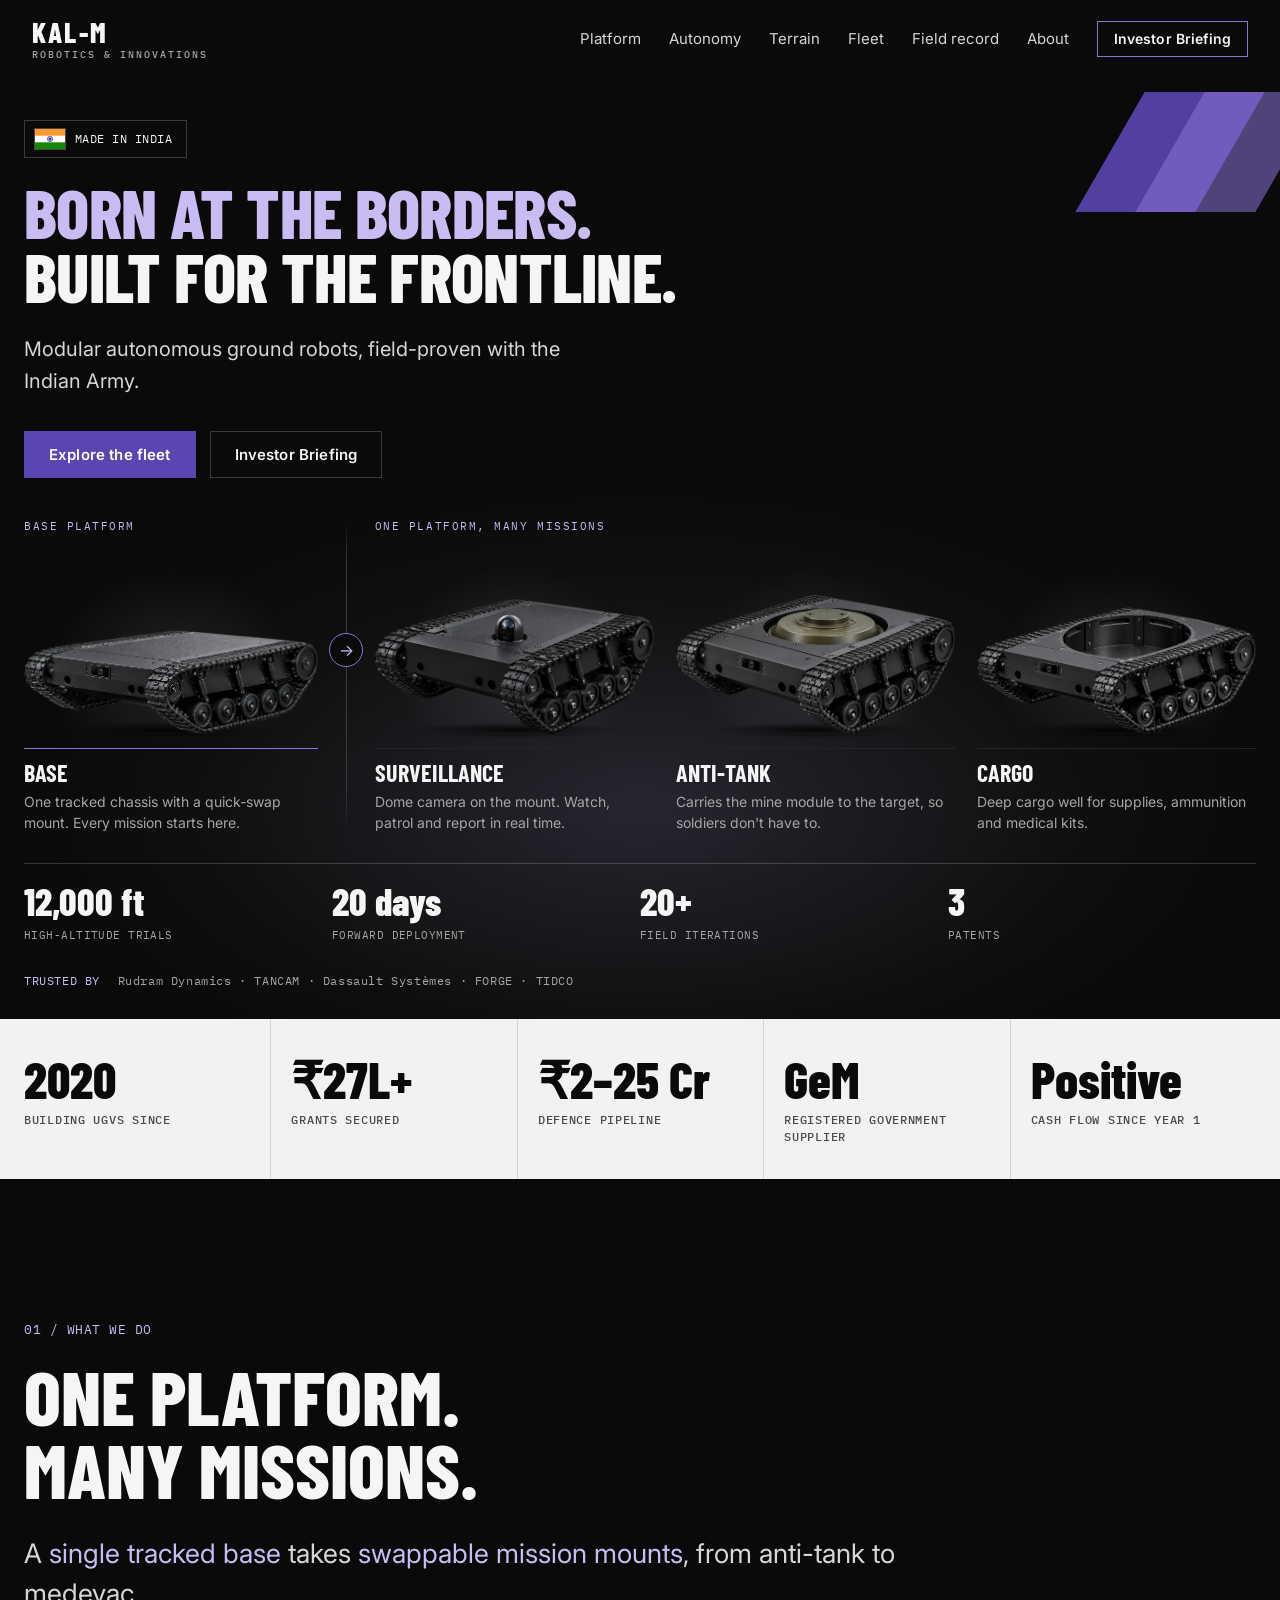
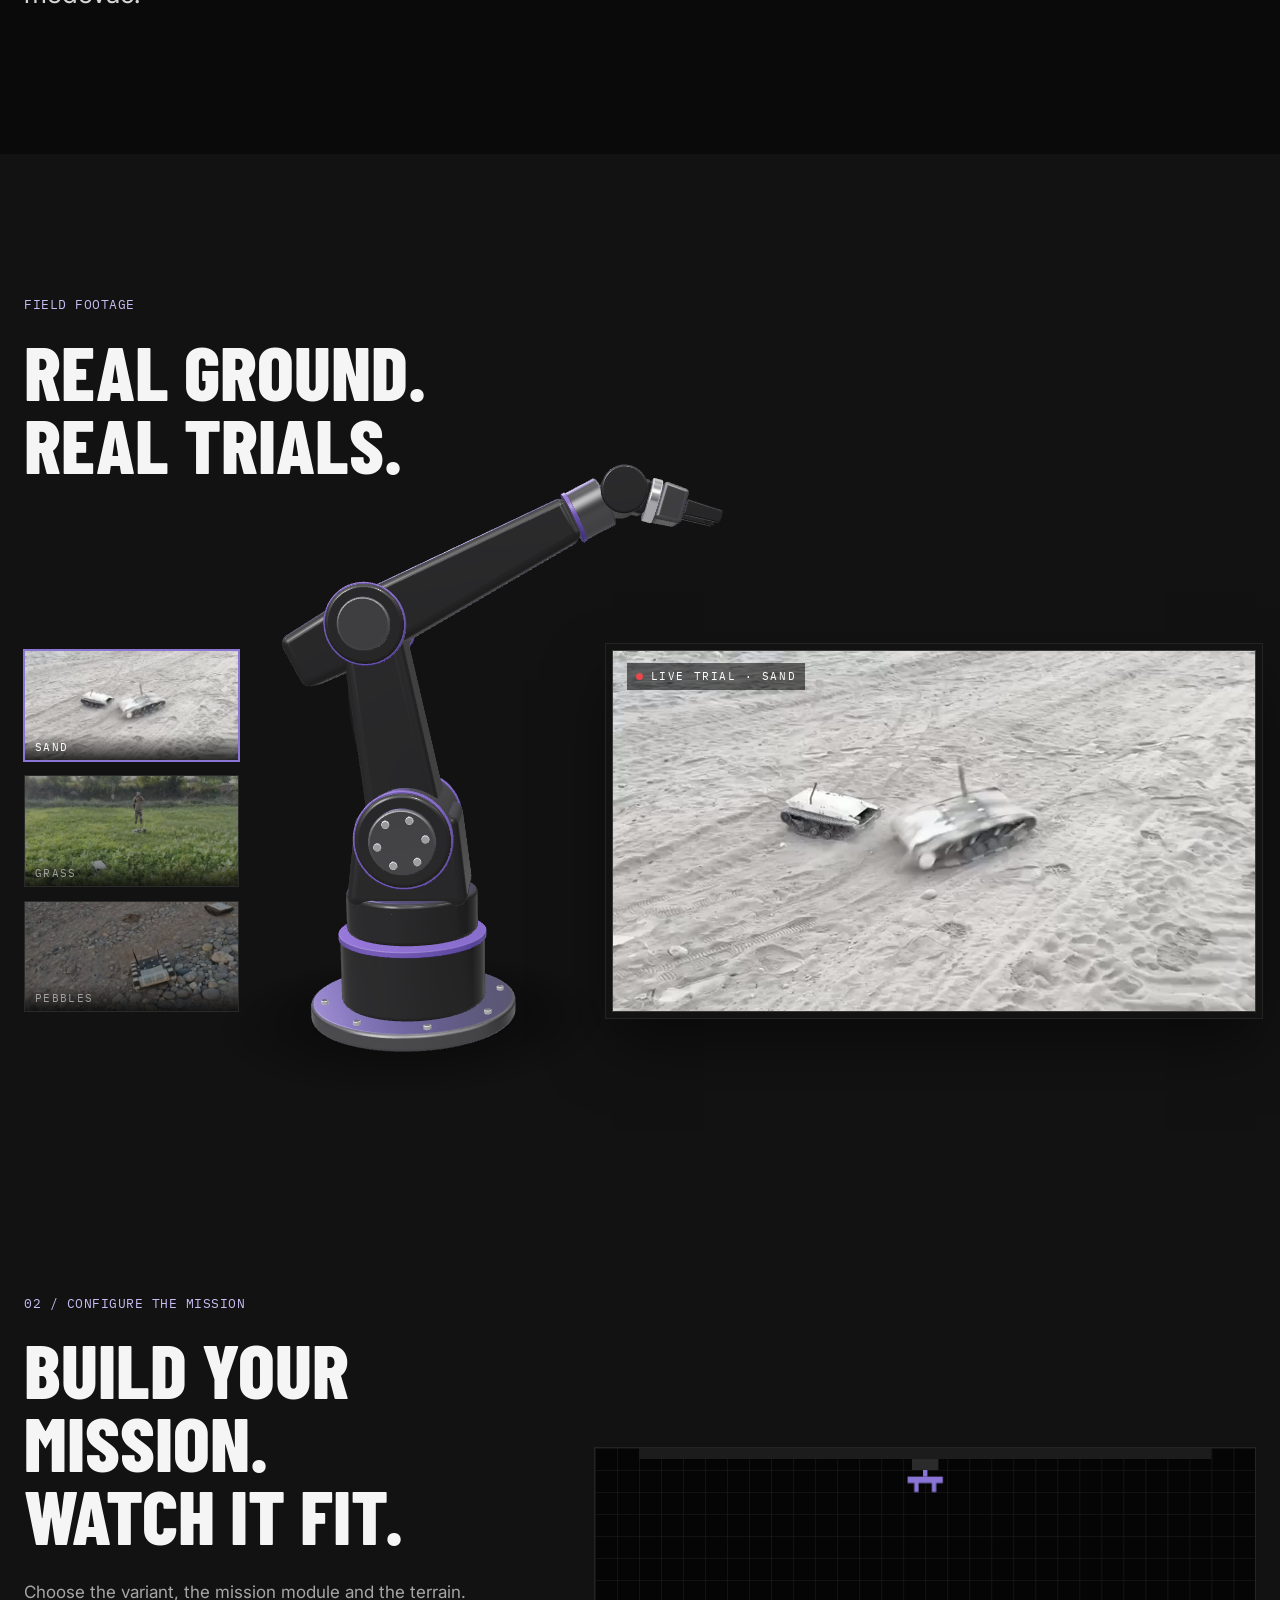
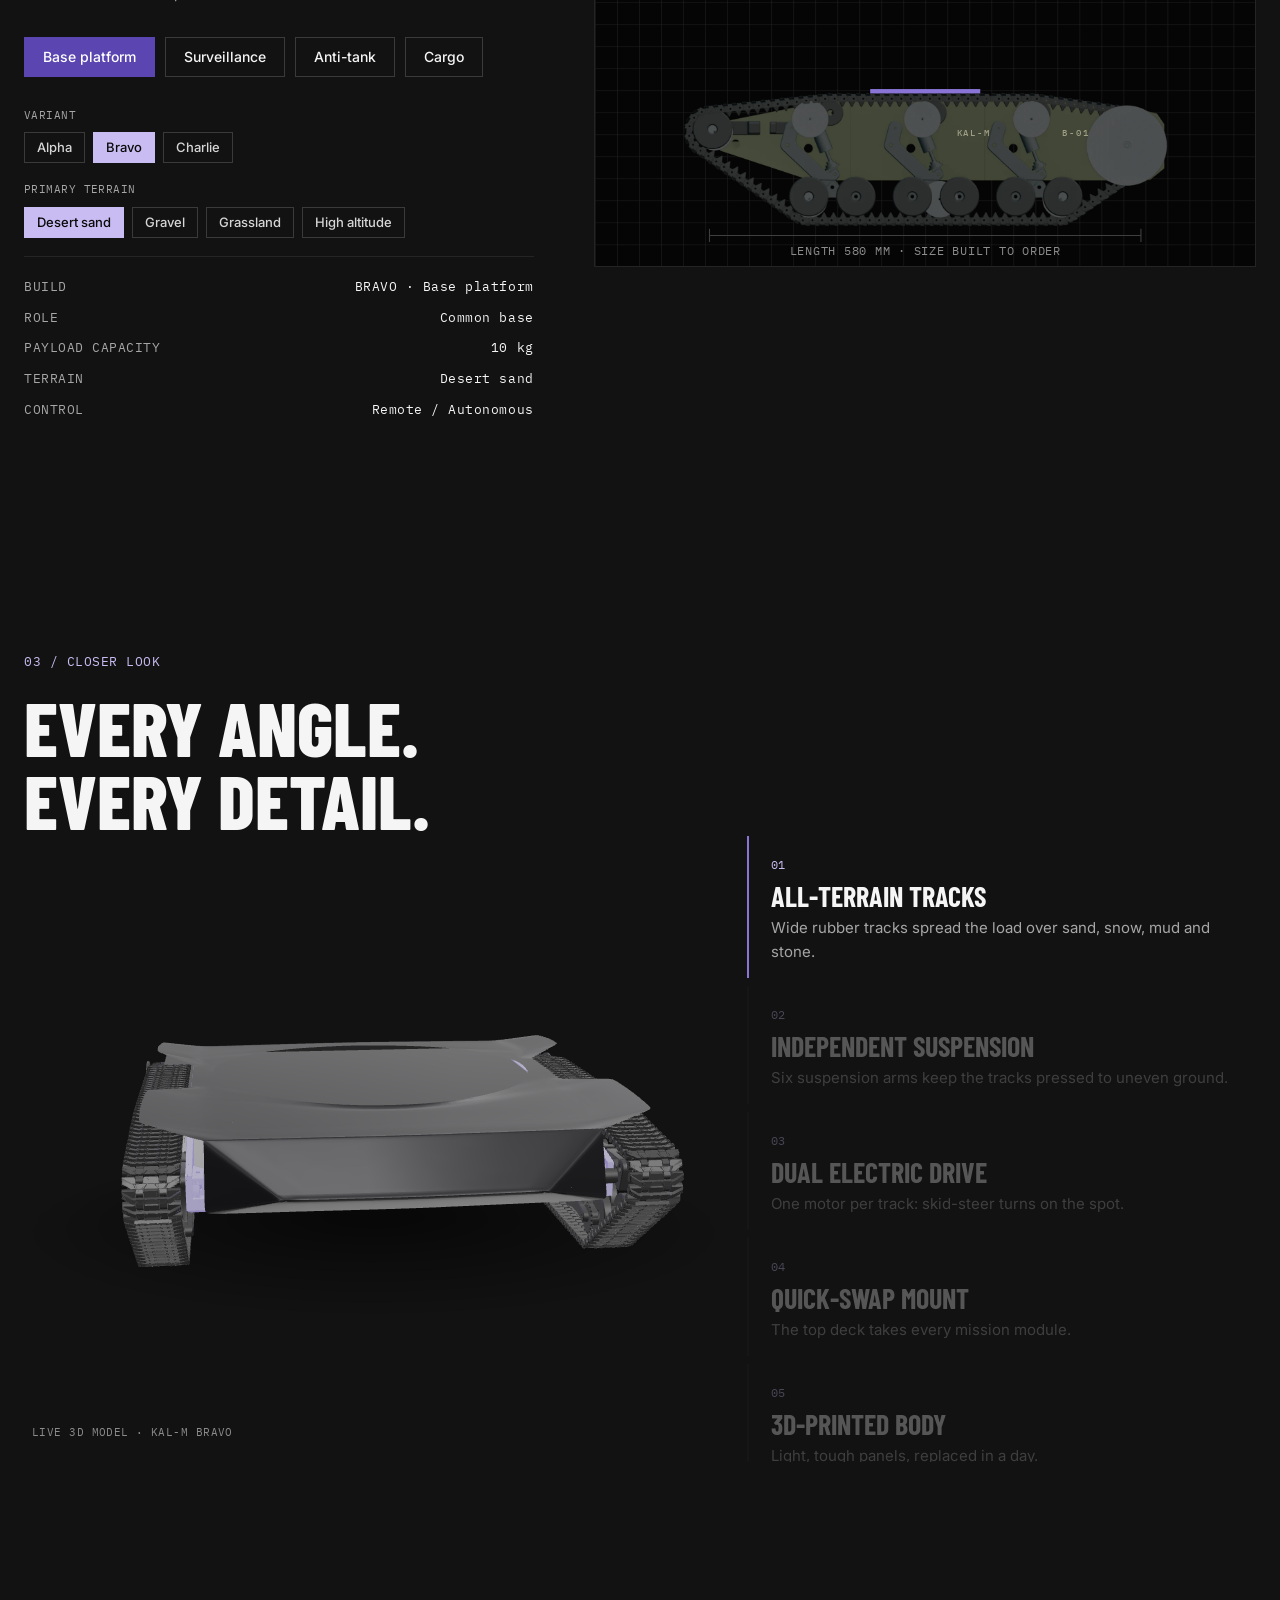
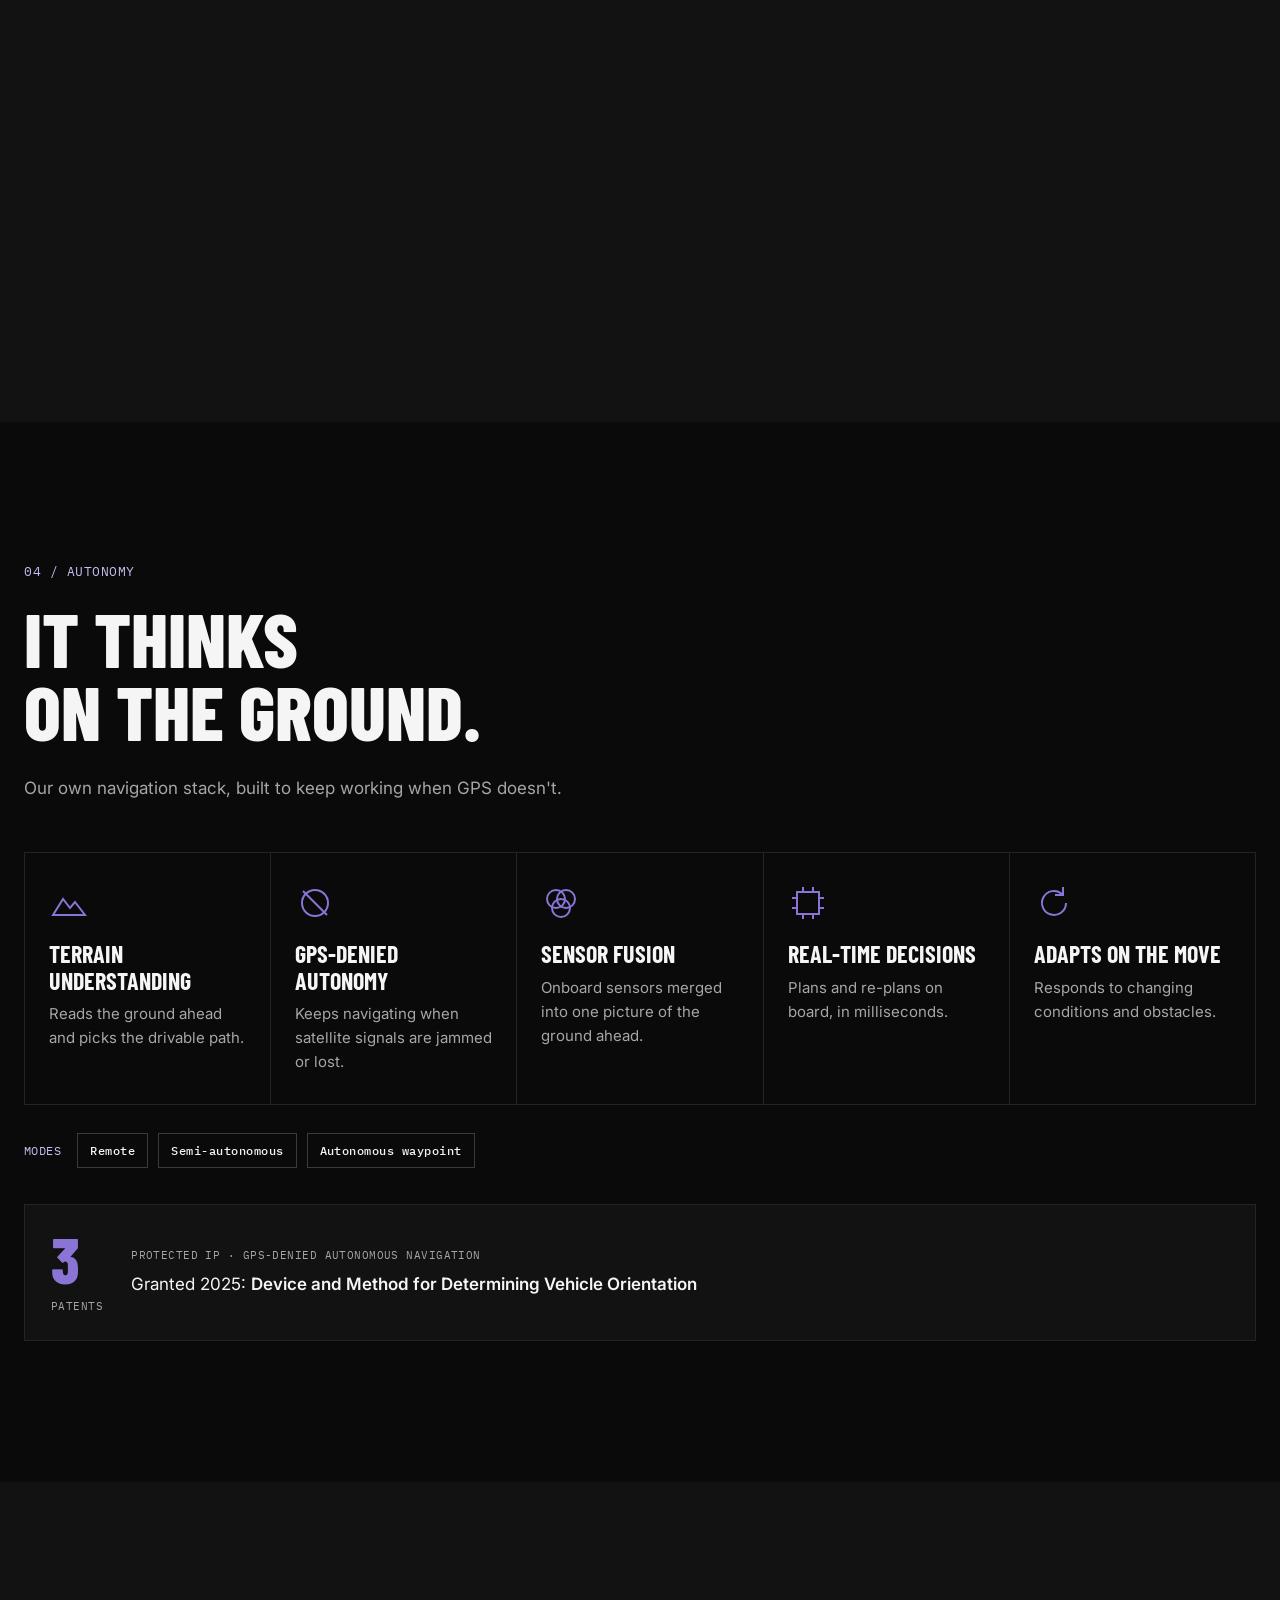
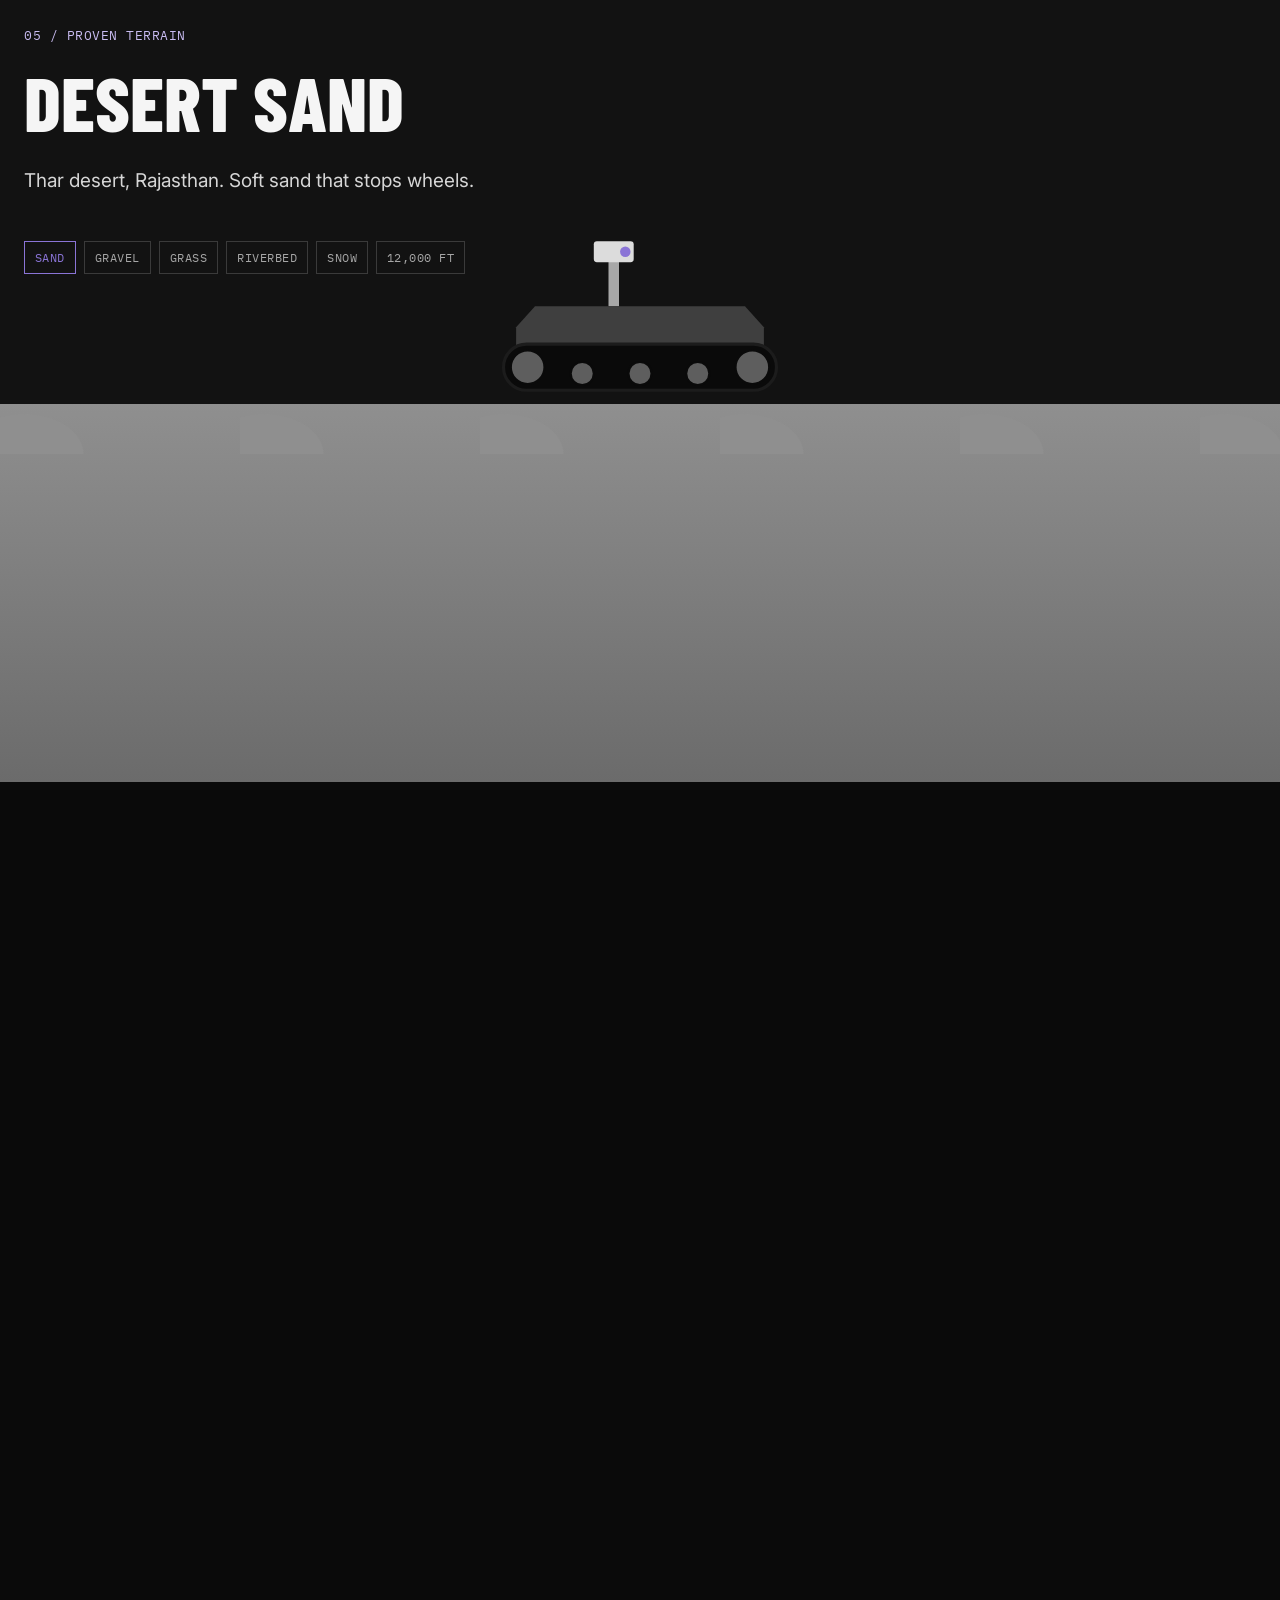
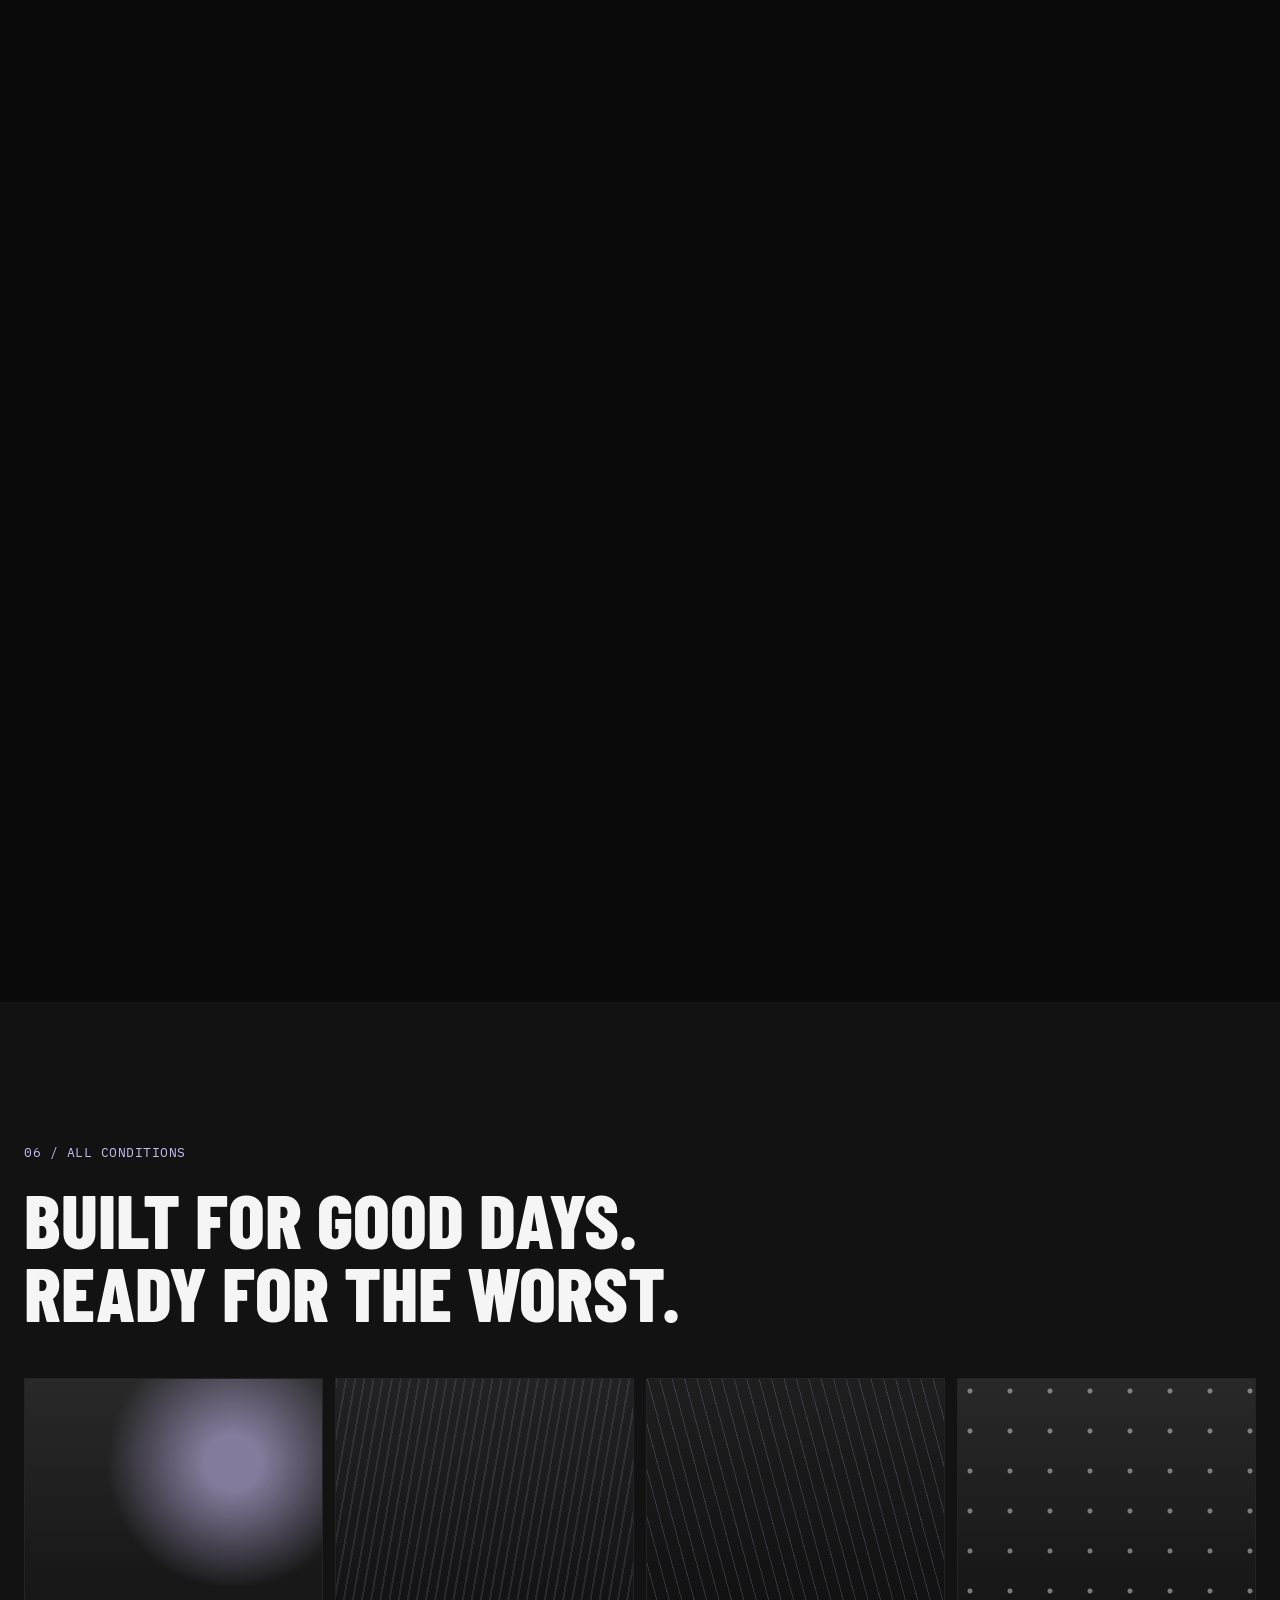
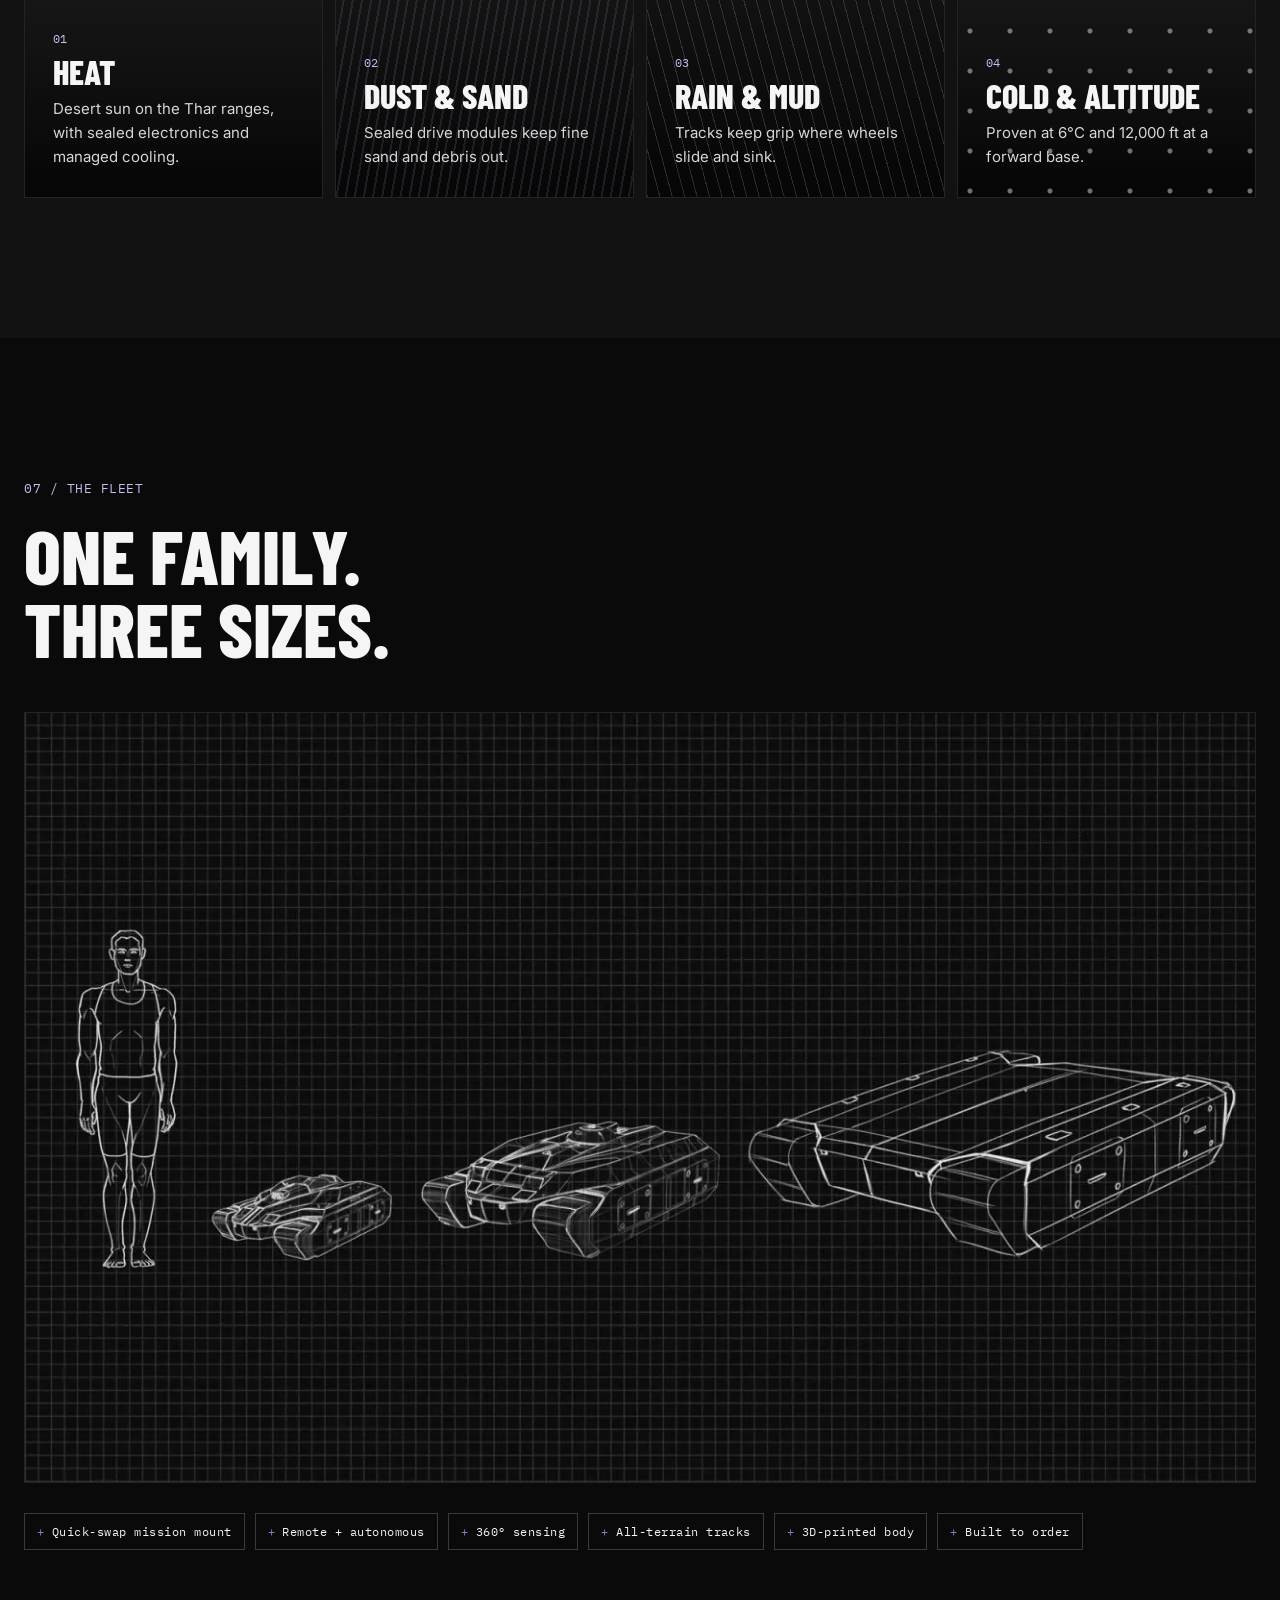
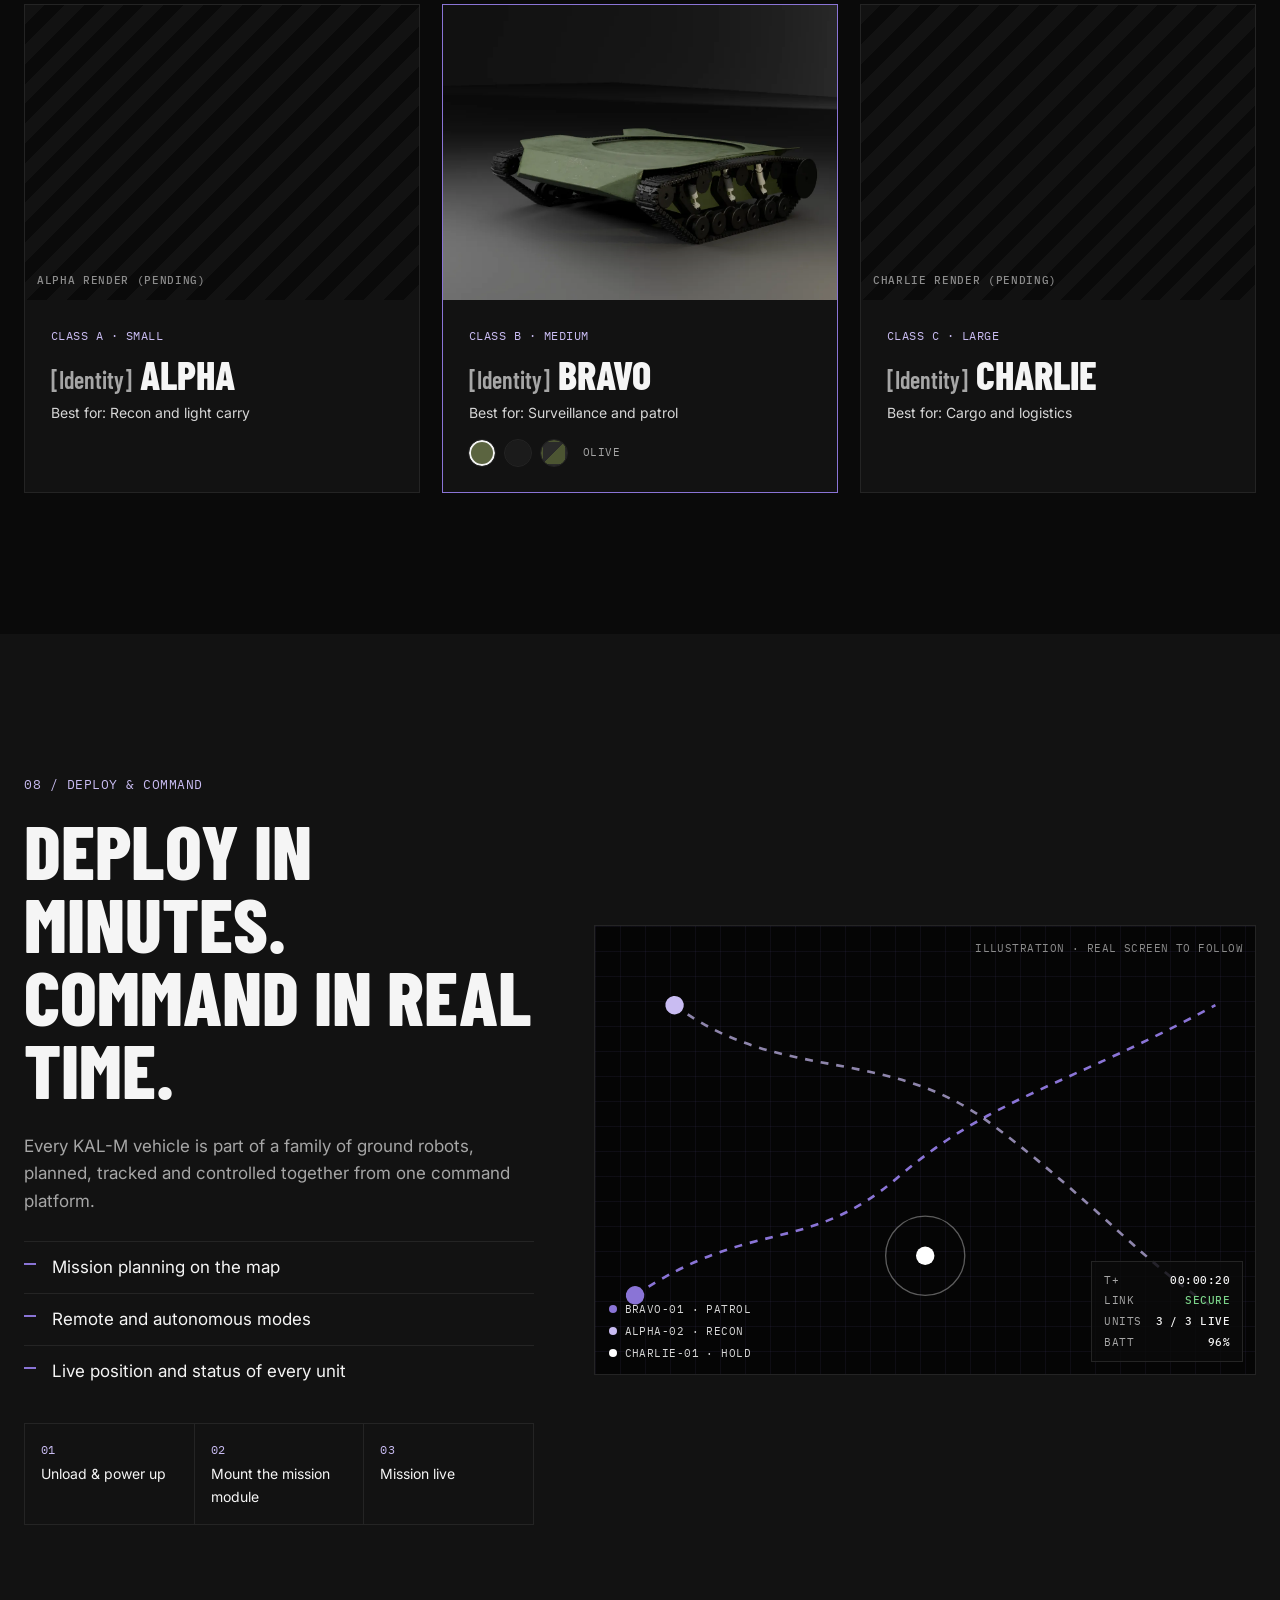
<file: index.html>
<!DOCTYPE html>
<html lang="en">
<head>
  <meta name="robots" content="noindex, nofollow">
<meta charset="utf-8">
<meta name="viewport" content="width=device-width, initial-scale=1">
<title>KAL-M Robotics | Autonomous Ground Robots, Built for the Frontline</title>
<meta name="description" content="KAL-M Robotics and Innovations builds modular autonomous unmanned ground vehicles in Chennai, India. Field-tested with the Indian Army at 12,000 ft.">
<meta name="referrer" content="strict-origin-when-cross-origin">
<meta property="og:title" content="KAL-M Robotics | Born at the borders. Built for the frontline.">
<meta property="og:description" content="One platform. Many missions. Modular autonomous UGVs designed, built and field-tested in India.">
<meta property="og:type" content="website">
<meta property="og:url" content="https://kal-m.com/">
<link rel="preconnect" href="https://fonts.googleapis.com">
<link rel="preconnect" href="https://fonts.gstatic.com" crossorigin>
<link rel="stylesheet" href="https://fonts.googleapis.com/css2?family=Barlow+Condensed:wght@500;600;700;800&family=IBM+Plex+Mono:wght@400;500&family=Inter:wght@400;500;600&display=swap">
<link rel="icon" href="favicon.svg" type="image/svg+xml">
<link rel="stylesheet" href="styles.css">
<script src="main.js" defer></script>
<script type="module" src="model.js?v=4"></script>
<script type="module" src="arm.js?v=16"></script>
</head>
<body>

<!-- NAV -->
<header class="nav" id="nav">
  <meta name="robots" content="noindex, nofollow">
  <a class="brand" href="#top" aria-label="KAL-M home">
    <span class="brand-mark">KAL-M</span>
    <span class="brand-sub">Robotics &amp; Innovations</span>
  </a>
  <nav class="nav-links" id="navLinks" aria-label="Main">
    <a href="#platform">Platform</a>
    <a href="#autonomy">Autonomy</a>
    <a href="#terrain">Terrain</a>
    <a href="#fleet">Fleet</a>
    <a href="#field">Field record</a>
    <a href="#about">About</a>
    <a class="btn btn-sm js-brief" href="#briefing" id="briefOpen">Investor Briefing</a>
  </nav>
  <button class="nav-toggle" id="navToggle" aria-label="Open menu" aria-expanded="false"><span></span><span></span></button>
</header>

<main id="top">

<!-- HERO -->
<section class="hero">
  <div class="hero-bg hero-stage" aria-hidden="true"></div>
  <div class="hero-shade" aria-hidden="true"></div>
  <div class="bars" aria-hidden="true"></div>
  <div class="hero-content wrap">
    <p class="mii mono"><svg class="flag" viewBox="0 0 30 20" aria-hidden="true"><rect width="30" height="20" fill="#fff"/><rect width="30" height="6.67" fill="#FF9933"/><rect y="13.33" width="30" height="6.67" fill="#138808"/><circle cx="15" cy="10" r="2.7" fill="none" stroke="#000080" stroke-width=".45"/><g stroke="#000080" stroke-width=".2"><line x1="12.40" y1="10.00" x2="17.60" y2="10.00"/><line x1="12.49" y1="9.33" x2="17.51" y2="10.67"/><line x1="12.75" y1="8.70" x2="17.25" y2="11.30"/><line x1="13.16" y1="8.16" x2="16.84" y2="11.84"/><line x1="13.70" y1="7.75" x2="16.30" y2="12.25"/><line x1="14.33" y1="7.49" x2="15.67" y2="12.51"/><line x1="15.00" y1="7.40" x2="15.00" y2="12.60"/><line x1="15.67" y1="7.49" x2="14.33" y2="12.51"/><line x1="16.30" y1="7.75" x2="13.70" y2="12.25"/><line x1="16.84" y1="8.16" x2="13.16" y2="11.84"/><line x1="17.25" y1="8.70" x2="12.75" y2="11.30"/><line x1="17.51" y1="9.33" x2="12.49" y2="10.67"/></g></svg><span>Made in India</span></p>
    <h1 class="hero-title">
      <span class="hero-line1">Born at the borders.</span>
      <span class="hero-line2">Built for the frontline.</span>
    </h1>
    <p class="hero-lead">Modular autonomous ground robots, field-proven with the Indian Army.</p>
    <div class="hero-cta">
      <a class="btn" href="#fleet">Explore the fleet</a>
      <a class="btn btn-ghost js-brief" href="#briefing">Investor Briefing</a>
    </div>
  </div>
  <div class="lineup wrap">
    <div class="lu-base">
      <p class="lu-tag mono">Base platform</p>
      <div class="lu-img"><img src="assets/img/v-base.webp" alt="KAL-M base platform" fetchpriority="high"></div>
      <h3 class="lu-name">Base</h3>
      <p class="lu-text">One tracked chassis with a quick-swap mount. Every mission starts here.</p>
    </div>
    <div class="lu-divider" aria-hidden="true"><span>&rarr;</span></div>
    <div class="lu-missions">
      <p class="lu-tag mono">One platform, many missions</p>
      <ol class="lu-row">
        <li><div class="lu-img"><img src="assets/img/v-surveillance.webp" alt="KAL-M surveillance version with dome camera"></div>
          <h3 class="lu-name">Surveillance</h3><p class="lu-text">Dome camera on the mount. Watch, patrol and report in real time.</p></li>
        <li><div class="lu-img"><img src="assets/img/v-antitank.webp" alt="KAL-M anti-tank version with mine module"></div>
          <h3 class="lu-name">Anti-tank</h3><p class="lu-text">Carries the mine module to the target, so soldiers don't have to.</p></li>
        <li><div class="lu-img"><img src="assets/img/v-cargo.webp" alt="KAL-M cargo version with deep cargo well"></div>
          <h3 class="lu-name">Cargo</h3><p class="lu-text">Deep cargo well for supplies, ammunition and medical kits.</p></li>
      </ol>
    </div>
  </div>
  <div class="hero-foot wrap">
    <div class="hero-proof">
      <div><b>12,000 ft</b><span class="mono">High-altitude trials</span></div>
      <div><b>20 days</b><span class="mono">Forward deployment</span></div>
      <div><b>20+</b><span class="mono">Field iterations</span></div>
      <div><b>3</b><span class="mono">Patents</span></div>
    </div>
    <p class="trust mono"><span>Trusted by</span> Rudram Dynamics · TANCAM · Dassault Systèmes · FORGE · TIDCO</p>
  </div>
</section>

<!-- STATS -->
<section class="stats">
  <div class="wrap stats-grid">
    <div class="stat"><span class="num">2020</span><span class="lbl">Building UGVs since</span></div>
    <div class="stat"><span class="num"><span class="pre">₹</span><span data-count="27">0</span>L+</span><span class="lbl">Grants secured</span></div>
    <div class="stat"><span class="num"><span class="pre">₹</span>2–<span data-count="25">0</span> Cr</span><span class="lbl">Defence pipeline</span></div>
    <div class="stat"><span class="num">GeM</span><span class="lbl">Registered government supplier</span></div>
    <div class="stat"><span class="num">Positive</span><span class="lbl">Cash flow since year 1</span></div>
  </div>
</section>

<!-- WHAT WE DO -->
<section class="section" id="platform">
  <div class="wrap">
    <p class="eyebrow mono">01 / What we do</p>
    <h2 class="h2">One platform.<br>Many missions.</h2>
    <p class="lead-xl">A <mark>single tracked base</mark> takes <mark>swappable mission mounts</mark>, from anti-tank to medevac.</p>
  </div>
</section>

<!-- FIELD FOOTAGE: robotic arm presents real terrain trials -->
<section class="section section-dark" id="footage">
  <div class="wrap">
    <p class="eyebrow mono">Field footage</p>
    <h2 class="h2">Real ground.<br>Real trials.</h2>
    <div class="present" id="present">
      <div class="carry" id="carry" aria-hidden="true"><img alt=""></div>
      <div class="thumbs" role="tablist" aria-label="Terrain footage">
          <button class="thumb on" role="tab" aria-selected="true" data-src="assets/video/terrain-sand.mp4" data-poster="assets/video/terrain-sand.jpg" data-name="Sand">
            <img src="assets/video/terrain-sand.jpg" alt="" loading="lazy"><span class="mono">Sand</span></button>
          <button class="thumb" role="tab" aria-selected="false" data-src="assets/video/terrain-grass.mp4" data-poster="assets/video/terrain-grass.jpg" data-name="Grass">
            <img src="assets/video/terrain-grass.jpg" alt="" loading="lazy"><span class="mono">Grass</span></button>
          <button class="thumb" role="tab" aria-selected="false" data-src="assets/video/terrain-pebbles.mp4" data-poster="assets/video/terrain-pebbles.jpg" data-name="Pebbles">
            <img src="assets/video/terrain-pebbles.jpg" alt="" loading="lazy"><span class="mono">Pebbles</span></button>
        </div>
      <div class="arm-stage" id="armStage" aria-hidden="true">
        <img class="arm-fallback" src="assets/img/arm.webp" alt="" loading="lazy">
      </div>
      <div class="screen-wrap">
        <div class="screen">
          <video id="footVid" src="assets/video/terrain-sand.mp4" poster="assets/video/terrain-sand.jpg" muted loop playsinline preload="metadata"></video>
          <p class="screen-tag mono" id="footTag">LIVE TRIAL · SAND</p>
        </div>

      </div>
    </div>
  </div>
</section>

<!-- CONFIGURATOR -->
<section class="section section-dark" id="configurator">
  <div class="wrap config">
    <div class="config-copy">
      <p class="eyebrow mono">02 / Configure the mission</p>
      <h2 class="h2">Build your mission.<br>Watch it fit.</h2>
      <p class="muted">Choose the variant, the mission module and the terrain.</p>
      <div class="mod-btns" role="tablist" aria-label="Mission modules">
        <button class="mod-btn active" data-mod="base" role="tab" aria-selected="true">Base platform</button>
        <button class="mod-btn" data-mod="surv" role="tab" aria-selected="false">Surveillance</button>
        <button class="mod-btn" data-mod="at" role="tab" aria-selected="false">Anti-tank</button>
        <button class="mod-btn" data-mod="cargo" role="tab" aria-selected="false">Cargo</button>
      </div>
      <p class="mb-label mono">VARIANT</p>
      <div class="chips" id="variantChips">
        <button class="chip" data-v="ALPHA" data-p="5 kg">Alpha</button>
        <button class="chip active" data-v="BRAVO" data-p="10 kg">Bravo</button>
        <button class="chip" data-v="CHARLIE" data-p="15 kg">Charlie</button>
      </div>
      <p class="mb-label mono">PRIMARY TERRAIN</p>
      <div class="chips" id="terrainChips">
        <button class="chip active">Desert sand</button><button class="chip">Gravel</button><button class="chip">Grassland</button>
        <button class="chip">High altitude</button>
      </div>
      <dl class="mod-spec mono" id="modSpec">
        <div><dt>BUILD</dt><dd id="specBuild">BRAVO · Base platform</dd></div>
        <div><dt>ROLE</dt><dd id="specRole">Common base</dd></div>
        <div><dt>PAYLOAD CAPACITY</dt><dd id="specPayload">10 kg</dd></div>
        <div><dt>TERRAIN</dt><dd id="specTerrain">Desert sand</dd></div>
        <div><dt>CONTROL</dt><dd>Remote / Autonomous</dd></div>
      </dl>
    </div>

    <div class="config-stage" aria-hidden="true">
      <svg class="ugv-svg" viewBox="0 0 600 380" id="configSvg">
        <defs>
          <pattern id="bp" width="20" height="20" patternUnits="userSpaceOnUse"><path d="M20 0H0V20" fill="none" stroke="#1f1f1f" stroke-width="1"/></pattern>
        </defs>
        <rect width="600" height="380" fill="url(#bp)"/>
        <!-- gantry arm -->
        <g class="arm" id="arm">
          <rect x="40" y="0" width="520" height="10" fill="#1c1c1c"/>
          <rect x="288" y="10" width="24" height="10" fill="#2b2b2b"/>
          <rect id="armCable" x="298" y="20" width="4" height="6" fill="#8a74d6"/>
          <path id="armClaw" d="M284 26h32v6h-6v8h-4v-8h-12v8h-4v-8h-6z" fill="#8a74d6"/>
        </g>
        <!-- base UGV: true side view rendered from the KAL-M CAD model -->
        <g class="ugv-base">
          <image href="assets/img/side-base.webp" x="80" y="222" width="440" height="122"/>
          <g class="stencil" font-family="IBM Plex Mono, monospace" font-weight="500" fill="#c4c2a4" opacity=".72" letter-spacing="1.6">
            <text x="344" y="262" font-size="8.5" text-anchor="middle">KAL-M</text>
            <text x="437" y="262" font-size="8.5" text-anchor="middle">B-01</text>
          </g>
          <rect x="250" y="219" width="100" height="4" fill="#8a74d6"/>
        </g>
        <!-- modules (drawn from the real KAL-M versions) -->
        <g transform="translate(0 -3)">
        <g class="module" id="mod-surv">
          <rect x="282" y="208" width="36" height="14" rx="2" fill="#232323"/>
          <path d="M284 208 a16 16 0 0 1 32 0z" fill="#161616"/>
          <path d="M289 202 a11 11 0 0 1 9 -8" fill="none" stroke="#5e5e5e" stroke-width="2" stroke-linecap="round"/>
          <circle cx="306" cy="201" r="3.5" fill="#c9bcf2"/>
        </g>
        <g class="module" id="mod-at">
          <rect x="244" y="206" width="112" height="16" rx="5" fill="#575b3c"/>
          <rect x="244" y="206" width="112" height="4" rx="2" fill="#6d714b"/>
          <rect x="272" y="196" width="56" height="11" rx="3" fill="#62663f"/>
          <rect x="292" y="189" width="16" height="8" rx="2" fill="#4c4f33"/>
          <path d="M252 214h96" stroke="#45482f" stroke-width="1.5"/>
        </g>
        <g class="module" id="mod-cargo">
          <rect x="240" y="203" width="120" height="19" rx="3" fill="#262626"/>
          <rect x="246" y="207" width="108" height="15" fill="#0e0e0e"/>
          <rect x="258" y="196" width="34" height="14" rx="1.5" fill="#8f8f8f"/>
          <rect x="296" y="193" width="28" height="17" rx="1.5" fill="#a6a6a6"/>
          <rect x="327" y="199" width="20" height="11" rx="1.5" fill="#7a7a7a"/>
          <path d="M258 203h34M296 201h28" stroke="#6b6b6b" stroke-width="1"/>
        </g>
        </g>
        <!-- dimension lines -->
        <g class="dim mono">
          <line x1="104" y1="352" x2="496" y2="352" stroke="#3f3f3f"/>
          <line x1="104" y1="346" x2="104" y2="358" stroke="#3f3f3f"/><line x1="496" y1="346" x2="496" y2="358" stroke="#3f3f3f"/>
          <text x="300" y="370" text-anchor="middle">LENGTH 580 MM · SIZE BUILT TO ORDER</text>
        </g>
      </svg>
    </div>
  </div>
</section>


<!-- CLOSER LOOK: 3D -->
<section class="closer" id="closer">
  <div class="closer-sticky">
    <div class="wrap closer-head">
      <p class="eyebrow mono">03 / Closer look</p>
      <h2 class="h2">Every angle.<br>Every detail.</h2>
    </div>
    <div class="scene" id="scene3d"><img class="scene-fallback" src="assets/img/bravo-olive.webp" alt="KAL-M Bravo tracked UGV" loading="lazy"><p class="scene-load mono" id="sceneLoad">LOADING 3D MODEL…</p></div>
    <ol class="feats" id="feats">
      <li data-part="tracks"><span class="mono">01</span><h3>All-terrain tracks</h3><p>Wide rubber tracks spread the load over sand, snow, mud and stone.</p></li>
      <li data-part="suspension"><span class="mono">02</span><h3>Independent suspension</h3><p>Six suspension arms keep the tracks pressed to uneven ground.</p></li>
      <li data-part="drive"><span class="mono">03</span><h3>Dual electric drive</h3><p>One motor per track: skid-steer turns on the spot.</p></li>
      <li data-part="mount"><span class="mono">04</span><h3>Quick-swap mount</h3><p>The top deck takes every mission module.</p></li>
      <li data-part="body"><span class="mono">05</span><h3>3D-printed body</h3><p>Light, tough panels, replaced in a day.</p></li>
    </ol>
    <p class="map-tag mono closer-tag">Live 3D model · KAL-M Bravo</p>
  </div>
</section>

<!-- AUTONOMY -->
<section class="section" id="autonomy">
  <div class="wrap">
    <p class="eyebrow mono">04 / Autonomy</p>
    <h2 class="h2">It thinks<br>on the ground.</h2>
    <p class="muted narrow">Our own navigation stack, built to keep working when GPS doesn't.</p>
    <div class="pillars">
      <div class="pillar"><svg viewBox="0 0 40 40"><path d="M4 32 14 16l7 9 5-6 10 13z"/></svg><h3>Terrain understanding</h3><p>Reads the ground ahead and picks the drivable path.</p></div>
      <div class="pillar"><svg viewBox="0 0 40 40"><circle cx="20" cy="20" r="13"/><path d="M8 8l24 24"/></svg><h3>GPS-denied autonomy</h3><p>Keeps navigating when satellite signals are jammed or lost.</p></div>
      <div class="pillar"><svg viewBox="0 0 40 40"><circle cx="15" cy="16" r="9"/><circle cx="25" cy="16" r="9"/><circle cx="20" cy="25" r="9"/></svg><h3>Sensor fusion</h3><p>Onboard sensors merged into one picture of the ground ahead.</p></div>
      <div class="pillar"><svg viewBox="0 0 40 40"><rect x="9" y="9" width="22" height="22"/><path d="M15 4v5M25 4v5M15 31v5M25 31v5M4 15h5M4 25h5M31 15h5M31 25h5"/></svg><h3>Real-time decisions</h3><p>Plans and re-plans on board, in milliseconds.</p></div>
      <div class="pillar"><svg viewBox="0 0 40 40"><path d="M32 20a12 12 0 1 1-4-9"/><path d="M29 4v8h-8"/></svg><h3>Adapts on the move</h3><p>Responds to changing conditions and obstacles.</p></div>
    </div>
    <div class="modes mono"><span>MODES</span><b>Remote</b><b>Semi-autonomous</b><b>Autonomous waypoint</b></div>
    <div class="patents">
      <div class="pat-n"><b>3</b><span class="mono">Patents</span></div>
      <div class="pat-t">
        <p class="mono">Protected IP · GPS-denied autonomous navigation</p>
        <p>Granted 2025: <b>Device and Method for Determining Vehicle Orientation</b></p>
      </div>
    </div>
  </div>
</section>

<!-- TERRAIN JOURNEY -->
<section class="terrain" id="terrain">
  <div class="terrain-sticky">
    <div class="terrain-track" id="terrainTrack">
      <div class="tpanel t-sand"><div class="dunes"></div></div>
      <div class="tpanel t-gravel"><div class="pebbles"></div></div>
      <div class="tpanel t-grass"><div class="blades"></div></div>
      <div class="tpanel t-river"><div class="water"></div></div>
      <div class="tpanel t-snow"><div class="drifts"></div></div>
      <div class="tpanel t-mount"><div class="peaks"></div></div>
    </div>
    <div class="terrain-hud wrap">
      <p class="eyebrow mono">05 / Proven terrain</p>
      <h2 class="h2 terrain-name" id="terrainName">Desert sand</h2>
      <p class="terrain-note" id="terrainNote">Thar desert, Rajasthan. Soft sand that stops wheels.</p>
      <div class="terrain-progress mono" id="terrainSteps">
        <span class="on">SAND</span><span>GRAVEL</span><span>GRASS</span><span>RIVERBED</span><span>SNOW</span><span>12,000 FT</span>
      </div>
    </div>
    <svg class="terrain-ugv" viewBox="0 0 400 200" aria-hidden="true">
      <rect x="170" y="40" width="10" height="46" fill="#a8a8a8"/><rect x="156" y="24" width="38" height="20" rx="3" fill="#dcdcdc"/><circle cx="186" cy="34" r="5" fill="#8a74d6"/>
      <path d="M100 86h200l18 20v22H82v-22z" fill="#3f3f3f"/>
      <rect x="70" y="122" width="260" height="44" rx="22" fill="#0a0a0a" stroke="#1c1c1c" stroke-width="3"/>
      <g class="wheels" fill="#5e5e5e" stroke="#0a0a0a" stroke-width="2"><circle cx="93" cy="144" r="16"/><circle cx="307" cy="144" r="16"/><circle cx="145" cy="150" r="11"/><circle cx="200" cy="150" r="11"/><circle cx="255" cy="150" r="11"/></g>
    </svg>
  </div>
</section>


<!-- ALL WEATHER -->
<section class="section section-dark" id="weather">
  <div class="wrap">
    <p class="eyebrow mono">06 / All conditions</p>
    <h2 class="h2">Built for good days.<br>Ready for the worst.</h2>
    <div class="wx">
      <article class="wx-tile wx-heat"><span class="mono">01</span><h3>Heat</h3><p>Desert sun on the Thar ranges, with sealed electronics and managed cooling.</p></article>
      <article class="wx-tile wx-dust"><span class="mono">02</span><h3>Dust &amp; sand</h3><p>Sealed drive modules keep fine sand and debris out.</p></article>
      <article class="wx-tile wx-rain"><span class="mono">03</span><h3>Rain &amp; mud</h3><p>Tracks keep grip where wheels slide and sink.</p></article>
      <article class="wx-tile wx-cold"><span class="mono">04</span><h3>Cold &amp; altitude</h3><p>Proven at 6°C and 12,000 ft at a forward base.</p></article>
    </div>
  </div>
</section>

<!-- FLEET -->
<section class="section" id="fleet">
  <div class="wrap">
    <p class="eyebrow mono">07 / The fleet</p>
    <h2 class="h2">One family.<br>Three sizes.</h2>
    <figure class="figure figure-blueprint">
      <img src="assets/img/sizes.webp" alt="Size comparison of small, medium and large KAL-M UGVs next to a person" loading="lazy">
    </figure>
    <ul class="salient mono">
      <li>Quick-swap mission mount</li><li>Remote + autonomous</li><li>360° sensing</li>
      <li>All-terrain tracks</li><li>3D-printed body</li><li>Built to order</li>
    </ul>
    <div class="fleet">
      <article class="vcard">
        <div class="vimg ph" data-label="ALPHA render (pending)"></div>
        <div class="vbody">
          <p class="mono vclass">CLASS A · SMALL</p>
          <h3 class="vname"><span class="vprefix">[Identity]</span> ALPHA</h3>
          <p class="vbest">Best for: Recon and light carry</p>
        </div>
      </article>
      <article class="vcard featured">
        <div class="vimg vimg-photo"><img id="bravoImg" src="assets/img/bravo-olive.webp" alt="KAL-M Bravo tracked UGV" loading="lazy"></div>
        <div class="vbody">
          <p class="mono vclass">CLASS B · MEDIUM</p>
          <h3 class="vname"><span class="vprefix">[Identity]</span> BRAVO</h3>
          <p class="vbest">Best for: Surveillance and patrol</p>
          <div class="swatches" role="group" aria-label="Bravo finish">
            <button class="sw sw-olive active" data-img="assets/img/bravo-olive.webp" aria-label="Olive"></button>
            <button class="sw sw-black" data-img="assets/img/bravo-black.webp" aria-label="Black"></button>
            <button class="sw sw-camo" data-img="assets/img/bravo-camo.webp" aria-label="Camo"></button>
            <span class="mono sw-name" id="swName">OLIVE</span>
          </div>
        </div>
      </article>
      <article class="vcard">
        <div class="vimg ph" data-label="CHARLIE render (pending)"></div>
        <div class="vbody">
          <p class="mono vclass">CLASS C · LARGE</p>
          <h3 class="vname"><span class="vprefix">[Identity]</span> CHARLIE</h3>
          <p class="vbest">Best for: Cargo and logistics</p>
        </div>
      </article>
    </div>
  </div>
</section>

<!-- COMMAND -->
<section class="section section-dark" id="command">
  <div class="wrap command">
    <div>
      <p class="eyebrow mono">08 / Deploy &amp; command</p>
      <h2 class="h2">Deploy in minutes.<br>Command in real time.</h2>
      <p class="muted">Every KAL-M vehicle is part of a family of ground robots, planned, tracked and controlled together from one command platform.</p>
      <ul class="ticks">
        <li>Mission planning on the map</li>
        <li>Remote and autonomous modes</li>
        <li>Live position and status of every unit</li>
      </ul>
      <ol class="deploy">
        <li><span class="mono">01</span>Unload &amp; power up</li>
        <li><span class="mono">02</span>Mount the mission module</li>
        <li><span class="mono">03</span>Mission live</li>
      </ol>
    </div>
    <div class="map" aria-hidden="true">
      <div class="map-grid"></div>
      <svg class="map-svg" viewBox="0 0 500 340">
        <path d="M30 280 C120 220 160 250 230 190 S360 120 470 60" fill="none" stroke="#8a74d6" stroke-width="2" stroke-dasharray="6 6"/>
        <path d="M60 60 C140 120 220 90 300 150 S420 260 470 290" fill="none" stroke="#c9bcf2" stroke-width="2" stroke-dasharray="6 6" opacity=".7"/>
        <circle class="unit u1" r="7" fill="#8a74d6"/>
        <circle class="unit u2" r="7" fill="#c9bcf2"/>
        <circle class="unit u3" cx="250" cy="250" r="7" fill="#ffffff"/>
        <circle cx="250" cy="250" r="30" fill="none" stroke="#ffffff" opacity=".35"/>
      </svg>
      <div class="map-legend mono">
        <span><i class="c1"></i>BRAVO-01 · PATROL</span>
        <span><i class="c2"></i>ALPHA-02 · RECON</span>
        <span><i class="c3"></i>CHARLIE-01 · HOLD</span>
      </div>
      <div class="status mono" id="status">
        <div><span>T+</span><b id="stClock">00:00:00</b></div>
        <div><span>LINK</span><b class="ok">SECURE</b></div>
        <div><span>UNITS</span><b>3 / 3 LIVE</b></div>
        <div><span>BATT</span><b id="stBatt">96%</b></div>
      </div>
      <p class="map-tag mono">ILLUSTRATION · Real screen to follow</p>
    </div>
  </div>
</section>

<!-- FIELD RECORD -->
<section class="section dossier section-cut" id="field">
  <div class="wrap">
    <p class="eyebrow mono">09 / Field record</p>
    <h2 class="h2">Six years.<br>Built in the field.</h2>
    <ol class="timeline">
      <li><span class="tl-date mono">2020</span><h3>Chennai Police RobotCop</h3><p>Our first UGV, built in 4 days for the lockdown, on patrol for 6 months.</p>
        <img class="tl-img" src="assets/img/robotcop-2020.webp" alt="RobotCop UGV with Chennai City Police, 2020" loading="lazy"></li>
      <li><span class="tl-date mono">JUL 2023</span><h3>KAL-M begins</h3><p>Two autonomous-navigation patents filed.</p></li>
      <li><span class="tl-date mono">JAN–FEB 2024</span><h3>Project UGV</h3><p>30-day public build of the tracked platform with TANCAM and FORGE.</p>
        <img class="tl-img" src="assets/img/cad-tracks.webp" alt="CAD of the KAL-M track and suspension system" loading="lazy"></li>
      <li><span class="tl-date mono">MAY 2025</span><h3>First defence trials</h3><p>High-altitude forward base: 12,000 ft, 6°C, 150 kg up a 30° climb.</p></li>
      <li><span class="tl-date mono">AUG 2025</span><h3>Patent granted</h3><p>Vehicle orientation for GPS-denied navigation.</p></li>
      <li><span class="tl-date mono">OCT 2025</span><h3>3D-printed land drone</h3><p>Built for sand, co-developed with Rudram Dynamics.</p>
        <img class="tl-img tl-tall" src="assets/img/land-drone-sand.webp" alt="Small KAL-M tracked land drone on sand" loading="lazy"></li>
      <li><span class="tl-date mono">NOV–DEC 2025</span><h3>20-day forward deployment</h3><p>20+ field iterations; mission-ready unit handed over.</p></li>
      <li><span class="tl-date mono">MAR 2026</span><h3>NSG engagement</h3><p>Two days with the National Security Guard.</p></li>
      <li><span class="tl-date mono">MAY 2026</span><h3>Third patent</h3><p>GPS-denied autonomous navigation.</p></li>
      <li class="tl-now"><span class="tl-date mono">SEP 2026 · NOW</span><h3>Latest platform</h3><p>New tracked UGV with stabilised camera; live demos in progress.</p>
        <img class="tl-img" src="assets/img/proto-2026.webp" alt="Latest KAL-M tracked UGV with camera dome, 2026" loading="lazy"></li>
    </ol>
  </div>
</section>

<!-- INDIA MAP -->
<section class="section section-dark" id="india">
  <div class="wrap india">
    <div class="india-copy">
      <p class="eyebrow mono">10 / Across India</p>
      <h2 class="h2">From the coast<br>to the border.</h2>
      <ul class="regions">
        <li data-r="hq"><span class="mono">HQ</span><h3>Chennai, Tamil Nadu</h3><p>Design, manufacturing and the overnight repair loop.</p></li>
        <li data-r="north"><span class="mono">FIELD</span><h3>Northern forward areas, J&amp;K</h3><p>12,000 ft trials (May 2025) and a 20-day forward deployment (Nov–Dec 2025).</p></li>
        <li data-r="thar"><span class="mono">FIELD</span><h3>Thar desert, Rajasthan</h3><p>Soft-sand mobility and desert operations.</p></li>
        <li data-r="partner"><span class="mono">PARTNER</span><h3>Gandhinagar, Gujarat</h3><p>Rudram Dynamics, strategic defence partner.</p></li>
      </ul>
    </div>
    <div class="india-map">
      <svg viewBox="0 0 560 630" role="img" aria-label="Map of India showing KAL-M regions">
        <path class="land" d="M176.5 42.3L179.0 42.3L179.6 42.9L182.0 41.6L183.8 42.8L184.3 40.8L186.2 40.3L187.0 41.3L188.4 41.0L188.9 38.5L189.9 37.7L193.0 37.4L193.5 36.5L195.2 36.8L200.3 34.5L201.2 32.7L204.5 33.7L205.6 33.1L209.4 33.2L210.5 32.3L212.1 32.6L213.0 35.0L214.6 34.1L214.6 35.7L215.8 36.5L217.0 39.2L219.0 39.5L219.8 40.5L221.7 39.3L222.5 40.0L221.9 41.0L223.5 43.5L225.9 41.8L225.6 40.9L226.3 40.5L229.3 41.5L230.2 42.6L229.5 44.2L227.7 45.1L227.6 47.9L226.2 49.7L226.7 52.6L223.8 56.9L223.9 57.8L220.6 58.1L218.7 59.4L219.0 61.6L218.2 62.6L213.4 63.0L215.2 67.3L213.1 68.2L213.1 69.3L211.7 70.0L211.6 71.8L207.4 71.5L206.0 72.2L203.9 71.3L201.9 72.5L204.5 77.1L204.4 78.4L205.6 79.6L202.0 80.3L202.8 84.3L206.0 88.0L206.8 88.4L208.1 87.3L211.6 88.2L210.1 92.0L214.3 96.8L214.1 98.5L211.6 101.6L210.1 100.7L209.1 100.9L206.4 102.4L205.9 104.6L204.4 104.3L203.4 105.3L199.9 102.4L199.2 98.1L197.2 99.2L197.2 99.9L195.0 99.7L192.8 101.4L194.2 103.2L194.5 106.5L199.9 112.1L198.5 115.8L199.3 118.3L200.2 118.4L201.1 119.8L198.8 121.8L200.2 123.1L199.3 124.6L199.9 125.8L202.0 126.2L202.9 124.7L204.3 125.0L204.3 123.5L205.8 122.9L208.3 125.3L208.2 126.7L209.6 127.6L209.8 129.0L211.6 129.8L211.9 131.5L213.4 131.4L215.1 133.2L217.9 131.9L220.1 132.6L221.3 134.4L224.6 136.4L225.7 135.8L227.0 136.8L226.1 138.7L226.6 140.4L232.6 143.0L233.8 142.6L237.4 145.5L241.6 147.0L241.9 147.9L241.0 148.3L239.8 148.5L239.4 147.5L238.5 148.6L238.8 149.4L236.4 151.9L233.7 152.9L231.7 156.1L230.6 155.9L229.3 157.0L230.1 160.1L228.9 160.9L228.1 162.9L227.0 163.1L228.4 165.7L228.0 167.9L227.2 167.6L227.6 169.1L225.3 169.9L223.9 175.5L227.2 176.8L229.2 179.3L230.9 179.4L232.1 181.0L231.9 178.7L233.1 178.2L240.4 183.2L241.4 183.0L241.4 183.7L245.1 185.0L247.0 189.1L249.3 188.8L250.1 190.5L257.4 194.8L259.2 193.4L260.9 193.5L267.9 198.4L272.8 197.6L273.7 200.3L273.3 202.0L281.8 203.1L284.0 205.4L285.7 203.8L285.4 202.4L289.8 202.7L294.2 205.1L293.8 203.1L297.1 203.3L298.5 201.7L299.4 201.6L302.1 204.3L308.3 205.4L309.5 207.6L308.6 211.1L314.6 212.8L314.7 213.7L316.2 214.2L315.7 214.9L318.8 214.7L319.2 216.8L323.7 216.4L326.8 214.5L328.8 215.9L328.9 219.0L330.9 219.8L331.0 220.6L334.3 218.7L337.8 220.2L340.0 219.6L347.3 223.5L348.0 222.8L350.4 222.8L353.4 220.3L354.0 223.0L355.5 223.9L357.2 223.8L358.6 225.1L360.5 223.3L363.2 224.4L369.0 222.5L371.0 224.8L372.6 223.5L374.3 217.2L373.4 212.3L371.6 211.3L370.6 209.6L372.1 205.3L371.7 202.1L374.5 196.2L374.5 194.9L373.1 193.7L373.6 192.7L375.5 193.2L378.5 192.4L382.7 189.6L386.3 191.7L387.3 194.9L386.6 198.6L385.1 200.7L385.6 203.4L388.0 205.5L387.8 206.2L385.8 207.1L384.7 209.1L387.0 209.8L387.1 213.1L387.9 212.1L388.4 213.3L391.1 214.1L391.6 215.5L394.3 215.7L396.4 214.8L398.2 215.9L401.5 216.5L401.0 217.5L405.4 218.0L405.4 217.2L410.9 216.8L412.1 214.9L415.1 213.9L421.0 216.6L427.5 216.3L428.2 215.7L432.9 216.3L434.1 215.2L435.8 216.1L439.9 215.8L442.6 213.7L446.1 215.1L447.0 214.7L447.3 212.6L445.6 210.5L446.4 207.4L445.8 206.9L447.3 206.3L446.3 205.4L445.4 202.4L438.6 202.3L436.9 199.4L438.4 196.8L442.2 196.8L443.6 197.7L444.7 196.5L446.1 196.4L449.6 194.2L450.5 194.5L451.0 196.1L452.8 195.3L453.5 196.1L458.6 192.3L458.5 190.8L457.2 190.4L457.5 189.2L462.1 188.0L462.6 186.8L466.4 184.7L468.2 181.2L471.9 178.6L476.8 178.7L478.4 177.3L480.6 177.2L483.3 174.5L487.0 173.4L488.9 171.5L487.4 170.3L488.0 168.9L492.2 167.6L493.8 166.1L495.1 165.8L497.3 168.6L501.0 169.5L500.6 168.6L502.5 169.2L502.6 170.0L504.6 169.8L505.7 170.6L506.3 169.2L508.2 169.5L508.6 168.3L510.1 169.5L510.1 168.1L511.4 168.4L512.1 167.4L514.0 167.8L514.5 165.8L516.1 165.0L516.9 165.7L520.2 164.3L524.8 168.1L522.7 171.3L525.3 169.7L527.5 172.1L527.5 173.2L528.9 173.2L528.9 174.8L530.9 177.3L531.1 178.4L529.3 178.3L528.8 180.4L526.8 181.9L528.0 182.1L528.5 183.4L528.4 181.2L530.6 179.6L532.4 179.8L533.3 181.6L535.2 182.3L536.4 184.9L537.8 185.5L540.1 184.8L544.4 187.9L543.6 190.7L545.1 191.7L544.6 194.4L542.4 194.0L539.4 197.3L538.4 197.0L535.8 199.7L536.5 201.8L536.0 203.0L540.8 209.1L540.4 210.1L535.4 208.4L535.6 206.8L534.0 205.1L532.3 204.6L530.5 204.7L528.9 206.3L523.4 206.5L519.7 208.4L518.2 211.0L515.5 211.7L514.1 214.4L513.1 214.0L511.9 215.7L510.4 215.5L508.6 218.0L506.3 219.0L505.0 218.4L503.4 219.7L501.8 223.0L503.1 224.5L502.9 230.0L504.1 230.5L501.3 233.4L501.5 236.9L499.5 238.6L498.8 240.7L497.8 240.8L496.7 242.4L494.8 242.7L493.9 244.1L492.9 247.8L495.8 249.3L495.4 253.3L493.9 255.2L493.4 257.7L492.2 257.9L492.0 259.4L490.6 260.5L488.1 265.4L485.0 275.1L480.9 273.0L478.6 273.5L477.6 271.9L475.2 271.8L474.6 272.8L474.0 272.4L473.0 273.2L471.3 270.5L470.0 269.9L469.7 270.4L471.7 278.4L471.0 284.3L470.2 285.0L470.7 289.3L469.0 291.9L467.0 290.8L465.9 291.1L466.6 293.8L465.4 295.8L465.4 298.6L466.2 300.1L465.6 301.4L467.0 303.4L467.3 306.7L466.2 307.1L466.4 308.5L464.3 308.1L464.7 310.0L463.7 309.9L463.7 312.3L462.7 311.4L461.8 313.2L461.0 310.7L458.0 308.9L457.7 311.7L456.2 312.4L454.9 298.7L453.4 294.1L451.9 293.3L452.3 290.9L451.5 287.3L452.5 287.2L450.2 277.6L449.5 277.6L449.0 279.0L447.8 277.3L446.2 279.1L444.2 277.4L444.5 282.4L442.2 283.9L440.6 286.0L442.0 290.2L438.0 293.3L436.6 292.1L435.8 288.2L434.2 286.3L433.6 288.2L434.2 290.7L432.9 289.9L431.9 285.6L432.4 284.9L429.4 279.5L429.4 278.6L430.2 279.1L430.4 278.3L429.3 278.2L429.4 277.2L430.6 277.1L431.2 275.3L430.8 273.4L431.6 273.5L432.1 272.0L433.5 272.5L433.4 269.8L437.5 270.5L438.3 269.9L438.9 267.3L439.3 268.8L440.6 269.2L440.4 267.1L442.3 267.5L443.2 269.2L443.6 265.3L444.3 264.9L445.0 265.6L444.5 264.3L446.9 264.5L448.1 263.6L447.9 261.5L449.2 261.6L450.5 257.3L449.4 254.0L450.6 253.7L452.4 255.0L454.3 254.5L454.1 253.0L452.8 252.7L452.9 251.4L446.2 248.3L440.4 248.5L440.3 249.2L439.5 248.8L438.4 249.5L437.9 248.5L435.2 249.3L431.5 247.9L423.9 248.8L422.4 248.3L421.6 248.9L420.3 248.7L420.3 248.1L416.1 249.1L410.1 247.5L407.3 246.0L404.8 246.1L405.8 239.5L404.6 235.7L405.8 233.1L404.7 233.1L405.6 232.4L403.8 231.2L404.1 230.2L403.3 228.9L402.1 228.7L402.0 227.2L401.2 227.4L401.6 228.6L400.4 228.8L401.1 229.6L400.5 230.0L401.1 229.9L401.5 230.8L400.6 230.7L400.1 232.6L399.4 231.9L397.4 231.8L397.3 231.0L396.0 231.8L394.2 230.7L393.7 229.5L392.3 229.2L391.3 226.4L391.9 225.6L391.0 225.6L391.0 224.1L389.3 223.7L388.6 222.8L387.7 223.8L388.5 225.4L389.2 225.0L389.3 226.2L390.5 226.1L390.3 227.2L388.6 227.2L387.5 226.2L386.5 227.4L385.6 225.8L383.2 226.7L383.3 226.1L384.0 226.2L383.4 225.6L384.7 225.0L383.9 225.3L383.9 224.2L382.4 222.6L381.3 222.8L378.9 221.1L378.3 219.5L377.0 222.3L377.4 223.0L377.7 222.2L379.8 222.8L380.6 224.8L379.4 224.5L377.4 226.4L377.4 227.6L374.2 229.0L374.3 231.5L372.5 233.7L372.7 235.4L373.7 236.5L375.9 235.8L379.3 238.7L379.1 240.0L380.1 240.3L380.9 241.8L383.8 242.6L385.9 241.5L386.5 244.7L389.6 246.0L389.6 246.7L388.6 246.9L388.0 248.7L386.5 247.7L385.8 248.6L384.1 247.8L381.4 248.5L379.1 247.8L379.3 251.3L378.3 253.1L377.2 253.2L377.0 254.6L375.6 254.4L375.0 252.8L373.4 253.3L374.1 254.8L371.1 258.6L373.4 261.7L377.1 264.4L379.1 264.4L381.1 266.1L381.5 265.5L384.5 266.4L384.7 269.0L383.8 269.6L384.6 270.9L384.4 272.1L385.1 272.4L383.2 274.6L381.5 274.8L382.0 275.7L381.2 276.3L381.2 279.0L381.9 279.2L381.6 279.9L382.8 279.8L384.7 282.4L385.7 282.1L384.7 285.8L383.8 286.0L384.2 286.9L385.5 287.6L385.9 286.9L389.3 287.7L387.0 290.0L387.2 291.9L386.5 291.8L386.8 293.2L387.4 292.9L387.8 294.4L388.8 295.1L387.8 296.8L388.7 298.1L388.3 300.7L389.3 302.6L389.1 305.5L389.9 306.1L389.3 306.2L391.2 308.9L390.1 310.0L390.6 313.2L389.9 313.5L389.7 312.6L389.2 314.2L390.0 314.9L389.5 315.8L391.1 319.4L389.8 318.9L390.2 319.7L389.5 320.0L388.5 318.8L387.9 319.4L387.1 316.6L386.4 316.5L387.0 317.0L386.6 319.6L386.0 319.5L385.9 318.3L385.7 318.9L384.2 318.3L383.9 314.8L384.4 312.5L385.3 311.7L384.9 310.5L383.6 310.7L384.3 311.9L382.7 310.5L381.2 315.7L381.0 314.5L380.6 314.9L380.2 314.2L380.6 313.1L379.4 314.1L380.0 315.0L379.2 315.7L379.7 316.3L379.2 319.8L378.7 317.6L378.3 320.2L378.3 317.6L377.6 317.4L377.7 318.4L376.0 317.3L376.5 320.6L375.4 320.8L373.8 313.0L374.9 310.8L374.6 308.7L371.2 307.6L373.2 308.3L374.4 309.8L371.8 311.7L370.3 315.0L368.6 315.8L367.2 318.1L358.8 320.4L359.3 321.0L354.0 321.3L354.2 322.1L353.1 322.5L350.4 325.7L349.1 329.2L351.8 335.7L351.7 336.4L349.9 336.5L352.2 336.6L352.4 337.8L351.0 337.9L351.7 338.1L353.6 337.6L348.0 341.9L347.4 341.3L347.9 341.9L346.9 343.9L348.4 344.5L348.1 345.4L346.3 346.2L348.6 345.1L343.4 348.5L340.9 352.7L339.6 352.2L340.7 352.9L325.3 358.1L316.5 364.6L316.0 364.2L316.8 364.5L313.5 366.5L311.4 369.7L310.5 369.8L310.5 370.5L311.3 369.9L307.0 376.3L302.9 381.3L298.5 385.0L298.9 385.9L288.5 391.5L288.5 392.4L286.7 393.6L282.1 400.2L270.6 406.4L265.2 411.4L264.3 414.4L266.3 415.5L265.7 412.3L266.5 413.7L266.0 417.3L264.6 418.0L266.5 417.7L265.4 420.0L264.4 418.2L265.1 420.0L264.5 420.9L265.3 420.8L254.4 425.8L254.5 424.7L254.3 425.9L251.2 425.1L251.3 424.6L246.1 426.3L243.8 432.6L243.4 432.1L241.0 435.7L241.6 436.8L240.8 436.5L241.3 436.8L240.0 437.8L239.1 436.9L239.7 437.7L238.0 437.9L237.3 435.0L235.1 434.3L231.0 435.6L227.4 438.6L226.3 442.6L224.5 445.4L223.4 450.4L224.0 455.8L225.9 460.2L225.1 460.7L226.1 460.7L225.6 465.2L224.5 467.1L225.0 467.4L224.9 470.7L227.2 475.9L226.9 478.8L228.9 486.3L225.4 502.6L220.4 510.8L218.1 518.5L218.2 522.3L219.4 524.8L218.1 524.4L219.5 525.0L219.9 528.5L219.3 535.7L220.2 546.1L218.9 546.5L215.8 544.8L214.6 545.7L215.2 545.1L212.6 545.0L213.6 545.8L211.3 545.6L209.5 546.7L208.3 549.2L208.8 551.3L203.7 558.1L202.2 562.2L203.5 565.3L207.5 566.4L201.6 567.0L196.2 569.5L192.3 570.2L188.8 573.8L188.4 577.0L187.8 576.8L189.2 576.3L189.1 576.8L187.5 579.2L187.8 582.0L186.7 584.5L180.6 588.6L177.7 589.3L177.1 590.5L172.9 589.5L167.1 585.0L158.5 574.0L159.5 572.6L160.8 572.6L159.4 572.2L158.4 573.3L157.0 569.5L157.5 568.6L157.1 569.1L156.2 567.1L156.9 569.2L154.9 564.4L152.8 552.9L153.7 553.0L153.4 551.3L152.5 552.1L151.6 549.3L152.2 548.2L151.2 548.2L149.0 541.5L149.6 541.2L148.8 541.3L146.9 536.6L147.5 535.7L146.7 535.6L146.7 536.3L145.1 529.6L145.8 529.4L144.8 528.9L143.5 525.4L143.9 524.8L141.3 522.3L139.8 517.7L136.5 514.9L135.6 512.6L133.5 511.9L126.7 495.4L127.4 495.2L126.5 493.9L126.5 494.9L124.2 485.1L124.6 483.0L123.6 479.5L124.7 479.3L123.8 478.4L123.6 479.3L119.3 466.7L120.8 467.2L119.0 466.1L117.9 461.9L118.4 461.2L117.1 461.5L116.7 460.2L117.7 459.9L116.2 459.5L116.5 457.8L113.4 456.5L113.1 455.9L114.3 455.5L114.3 454.8L113.3 455.0L112.1 453.8L111.8 451.8L109.6 450.3L110.5 449.3L109.4 445.4L107.3 443.9L109.1 444.0L109.1 443.4L107.4 442.8L108.0 441.9L107.1 442.2L106.4 440.3L107.4 439.0L106.3 439.6L106.0 437.5L104.9 437.1L105.1 435.8L103.8 433.6L102.2 433.2L101.2 431.0L101.1 427.9L100.0 425.4L100.7 424.6L99.6 424.3L101.4 423.7L99.6 424.1L99.8 423.0L98.6 421.8L99.0 420.8L99.3 422.2L100.9 422.0L99.6 421.6L99.3 421.0L100.3 420.8L98.7 420.2L99.7 419.5L100.1 420.2L100.0 419.4L98.9 419.6L99.1 418.2L98.4 417.4L99.1 415.4L98.2 415.7L98.0 413.0L98.8 412.6L97.9 412.3L97.5 411.0L98.1 412.0L98.7 411.3L98.0 411.2L98.5 410.4L96.3 406.1L97.6 406.8L98.3 406.2L97.2 406.2L96.0 404.1L96.7 403.4L95.3 400.9L96.7 400.3L95.3 399.7L94.4 395.3L95.1 395.3L93.7 394.0L94.4 393.2L93.3 393.1L94.4 392.2L93.1 392.2L93.4 391.1L92.6 391.0L92.5 388.2L91.5 387.7L92.1 386.5L94.0 387.6L94.6 389.1L93.6 386.2L94.3 385.6L93.3 386.7L91.3 385.1L91.0 381.2L92.1 381.3L92.8 382.5L92.2 381.3L91.3 381.1L90.1 378.3L90.3 376.0L91.5 375.5L93.0 377.7L92.4 374.9L91.4 375.0L91.0 374.1L91.7 374.2L91.8 373.1L92.4 373.1L91.9 372.7L93.9 371.6L92.7 371.9L92.4 368.3L91.5 370.2L92.0 371.1L90.4 371.8L89.1 374.1L89.6 368.6L88.9 369.4L88.7 368.7L89.8 366.9L88.9 368.2L88.8 366.0L90.9 366.3L90.1 365.1L89.3 365.5L88.5 364.9L88.0 362.7L90.6 361.5L87.8 361.5L87.4 357.1L86.4 355.1L86.9 354.7L86.5 353.4L87.4 352.6L88.0 353.2L87.3 350.6L88.7 347.8L88.0 347.6L88.2 346.3L89.6 344.6L89.5 343.2L90.8 341.4L91.0 339.4L89.8 337.2L91.4 336.8L90.2 337.0L90.0 335.5L89.6 336.2L88.8 333.8L90.1 333.1L89.8 332.6L88.2 333.4L87.8 332.0L87.7 331.0L89.9 331.3L89.0 330.9L89.5 330.2L88.7 330.6L87.2 330.1L88.8 328.4L86.7 328.9L85.9 330.3L86.0 327.9L87.9 328.0L86.0 327.2L86.0 326.0L85.3 326.1L86.8 325.0L86.2 324.3L87.2 322.7L88.3 323.0L87.7 322.4L86.1 323.1L86.8 322.0L89.4 319.8L89.6 318.7L91.3 318.6L84.2 318.8L85.6 313.9L88.0 312.7L86.1 312.7L84.1 314.0L83.6 313.1L84.9 308.1L86.2 307.7L88.2 308.5L89.4 306.9L90.4 307.4L91.1 306.7L89.6 306.4L88.0 307.4L83.9 306.0L82.1 307.9L81.2 305.2L80.8 306.3L80.2 305.8L80.3 307.0L79.4 307.1L79.7 309.9L78.5 311.8L77.6 311.6L78.5 311.9L78.7 313.5L77.2 312.9L78.8 313.8L78.9 315.6L78.1 314.9L77.3 315.8L78.6 316.7L79.8 319.5L78.5 323.0L75.9 325.7L76.2 328.1L70.1 330.7L70.6 331.3L69.8 330.7L69.7 331.6L65.2 332.9L63.9 334.6L55.3 337.9L53.4 337.4L52.3 338.2L45.8 335.2L40.0 330.9L33.4 322.8L26.1 316.3L25.8 314.9L25.1 315.3L22.5 312.7L17.3 305.9L18.2 303.8L19.9 302.4L19.2 304.2L22.1 303.6L21.5 305.8L22.7 306.9L24.8 305.5L27.4 305.4L28.2 303.5L28.9 304.9L29.5 304.7L29.2 305.5L30.1 304.7L30.9 305.5L30.5 304.9L32.0 302.6L33.3 304.0L33.9 303.0L35.6 303.1L35.4 302.2L36.8 301.1L40.3 301.2L42.2 298.5L41.9 297.6L42.9 296.9L43.6 294.3L45.4 292.6L44.6 292.4L43.7 293.5L42.4 293.1L41.2 290.9L41.2 292.9L40.1 293.2L39.4 292.2L39.6 293.4L38.9 293.8L37.2 293.6L35.3 294.5L34.9 293.8L34.7 294.7L32.4 295.5L32.0 296.7L31.2 296.7L31.7 297.2L29.1 296.7L29.1 296.1L26.8 296.4L25.2 295.6L25.2 294.6L25.0 295.6L22.8 295.3L22.7 294.6L22.2 295.3L19.9 293.2L18.7 293.1L18.8 292.4L18.2 292.8L18.2 292.2L17.7 292.6L12.2 289.0L13.3 289.3L10.8 287.3L11.6 287.6L11.3 287.1L12.2 287.0L11.6 286.3L12.6 286.0L10.6 284.9L11.1 284.8L9.2 282.9L9.4 282.1L8.4 282.5L8.7 281.0L7.9 281.9L10.3 277.6L15.0 274.4L12.2 274.8L9.9 276.9L8.5 276.6L8.7 277.2L8.0 277.1L8.0 275.6L6.7 280.2L5.0 280.9L5.0 279.6L4.6 280.6L3.2 279.7L6.5 277.4L6.0 277.0L5.1 278.0L4.9 277.3L4.7 278.6L3.6 277.5L3.9 275.3L4.8 275.3L5.2 273.7L6.2 273.7L6.5 272.7L6.8 273.2L13.9 272.6L14.2 266.4L15.0 265.7L15.9 267.7L17.4 266.1L18.5 267.5L20.3 266.5L22.1 267.3L24.4 266.4L29.6 266.2L32.0 268.5L37.3 268.6L39.1 266.1L47.6 263.6L48.2 263.9L47.5 264.9L47.7 267.0L50.1 267.6L53.3 267.1L53.9 266.7L53.5 265.9L57.9 263.8L55.6 262.8L55.4 260.0L57.4 258.3L54.5 253.4L53.4 248.9L49.6 244.3L49.3 238.0L44.0 238.5L42.1 237.7L38.9 233.2L38.7 230.7L40.3 227.0L40.4 221.3L38.2 220.0L33.3 220.0L27.8 216.7L28.1 212.1L29.3 208.7L37.5 200.8L39.5 195.9L44.0 191.8L47.5 191.5L49.6 193.6L51.2 197.6L53.1 197.9L59.6 195.3L68.0 194.4L72.2 192.8L73.1 189.2L78.0 184.1L80.8 177.3L91.9 171.1L97.8 160.8L100.0 153.5L107.7 150.6L110.7 148.1L109.1 144.7L110.8 143.1L109.9 143.2L110.0 142.3L110.6 142.8L111.5 141.3L112.6 141.5L113.0 139.8L116.6 137.3L116.1 136.6L118.3 134.8L119.0 133.2L121.2 132.2L121.8 130.9L124.1 130.4L124.0 129.5L122.5 129.3L121.9 130.4L120.7 129.4L121.5 124.7L123.4 123.4L123.1 122.3L121.9 122.0L122.6 120.7L120.3 117.6L121.6 116.8L122.5 114.2L126.5 112.8L127.5 111.0L130.0 111.3L133.1 110.6L133.6 109.6L134.3 110.2L135.7 107.8L136.7 107.5L135.8 105.1L133.3 103.5L132.3 103.8L131.8 102.5L130.3 102.1L128.9 103.1L127.6 102.2L124.0 102.3L123.1 99.7L124.2 98.8L123.4 98.0L124.3 95.2L123.1 95.7L123.1 97.0L120.7 97.1L119.5 95.9L118.2 96.6L109.5 91.2L107.9 91.8L104.6 90.2L105.1 87.8L103.5 83.9L104.4 81.5L103.3 79.4L103.7 74.2L102.2 71.6L101.7 66.6L100.1 64.4L101.0 60.8L103.2 60.2L104.7 60.8L106.2 56.7L109.9 55.8L111.7 54.5L113.3 48.9L106.6 47.6L105.6 45.3L106.2 43.6L107.5 43.0L107.1 41.5L100.2 41.4L98.7 38.7L97.2 38.8L94.8 37.2L96.4 36.3L96.3 35.2L90.7 35.0L89.4 34.3L87.3 35.5L84.7 35.0L83.6 34.0L84.7 31.8L83.9 29.8L84.8 26.9L86.9 26.5L92.0 22.5L94.1 19.9L93.6 18.4L95.8 17.4L100.3 16.8L104.9 17.9L108.5 17.6L108.0 15.8L104.8 13.7L111.7 15.2L114.1 13.6L116.4 13.7L119.1 11.9L121.2 12.5L121.9 11.2L124.0 10.1L124.9 11.2L126.3 10.7L128.0 13.2L129.1 12.1L132.5 11.3L134.3 12.6L137.6 13.1L138.1 17.0L141.1 16.5L144.3 17.5L146.7 19.3L148.3 22.2L162.8 31.2L167.1 35.6L172.6 37.6L176.5 42.3ZM479.3 607.1L481.4 611.9L480.8 612.1L481.3 612.8L480.5 613.9L480.6 615.8L479.7 615.7L479.2 616.9L478.5 614.3L477.1 612.1L476.0 611.7L475.8 609.4L476.3 608.3L479.3 607.1ZM477.2 603.5L478.0 604.7L475.9 607.0L475.6 604.6L477.0 604.2L477.0 603.1L477.2 603.5ZM470.6 591.6L472.0 593.4L472.1 594.6L471.5 594.0L469.9 594.2L470.1 593.2L469.5 593.5L469.5 592.1L470.6 591.6ZM473.6 587.3L473.8 588.4L473.0 589.0L474.0 591.3L473.1 592.0L472.8 591.2L473.8 590.7L472.8 591.0L472.2 588.7L473.6 587.3ZM455.2 534.4L456.0 534.9L456.1 536.2L455.5 536.1L456.6 536.8L456.5 538.6L455.2 540.2L455.8 540.6L454.8 541.9L452.2 541.5L452.8 539.4L452.2 536.2L454.4 534.2L455.2 534.4ZM458.2 507.5L458.2 508.7L459.2 508.6L458.9 510.9L458.3 511.0L459.8 511.0L458.8 511.4L459.4 512.0L458.5 513.5L458.8 514.1L459.7 513.3L459.9 514.1L459.2 518.1L458.2 518.0L458.4 518.7L457.5 519.1L458.1 519.7L458.6 518.5L459.2 518.8L458.4 522.5L457.2 521.7L457.2 520.7L456.7 520.9L456.4 519.7L457.1 519.4L456.4 519.3L456.3 517.8L455.7 518.2L455.4 515.1L454.7 515.1L455.6 513.2L456.5 515.1L456.7 510.0L458.2 507.5ZM460.4 505.9L461.6 506.3L461.5 508.1L460.8 508.1L461.1 508.7L460.3 508.8L459.4 510.8L458.9 510.1L459.6 507.3L458.9 507.1L459.5 505.8L460.4 505.9ZM461.9 493.8L463.4 497.8L462.6 499.7L463.2 502.2L462.2 504.0L461.9 502.9L460.8 502.6L461.5 503.8L460.1 502.9L461.7 505.6L458.9 506.1L458.1 505.5L457.9 499.8L459.1 498.7L459.7 499.3L459.8 498.0L458.8 498.6L458.6 495.6L459.7 495.5L459.9 494.2L461.2 494.5L461.9 493.8ZM464.5 481.1L463.9 483.5L464.9 483.7L465.4 485.4L462.9 485.2L464.9 486.7L464.4 490.9L463.0 491.9L462.7 490.1L462.5 491.0L461.7 490.2L462.1 490.9L461.5 491.2L462.1 491.2L462.6 492.7L462.0 493.1L461.9 492.2L461.0 494.4L460.1 494.0L459.9 492.5L460.6 491.8L459.8 491.7L459.9 490.2L460.3 490.6L460.2 489.5L460.9 489.3L460.2 489.0L461.0 487.3L460.4 486.7L460.7 484.7L461.5 484.3L460.8 484.0L461.5 483.9L461.3 482.7L462.4 482.1L462.3 481.4L463.5 481.4L464.3 480.5L464.5 481.1ZM374.0 316.3L373.6 319.3L371.8 319.2L373.2 314.7L374.0 316.3Z"/>
        <path class="route" d="M227.5 490.4 Q160 300 129.8 80"/>
        <path class="route" d="M227.5 490.4 Q120 360 53.8 214"/>
        <g class="pin" data-r="hq" transform="translate(227.5 490.4)"><circle class="pulse" r="10"/><circle class="dot" r="6"/><text x="12" y="4">CHENNAI · HQ</text></g>
        <g class="pin" data-r="north" transform="translate(129.8 80)"><circle class="pulse" r="10"/><circle class="dot" r="6"/><text x="12" y="4">FORWARD AREAS</text></g>
        <g class="pin" data-r="thar" transform="translate(53.8 214)"><circle class="pulse" r="10"/><circle class="dot" r="6"/><text x="12" y="-8">THAR</text></g>
        <g class="pin pin-partner" data-r="partner" transform="translate(86 287.6)"><circle class="dot" r="5"/><text x="10" y="4">GANDHINAGAR</text></g>
      </svg>
      <p class="map-tag mono">Regions indicative · Boundary per official map of India (DataMeet / Survey of India)</p>
    </div>
  </div>
</section>

<!-- APPLICATIONS -->
<section class="section section-dark" id="applications">
  <div class="wrap">
    <p class="eyebrow mono">11 / Applications</p>
    <h2 class="h2">Built for defence.<br>Ready for more.</h2>
    <div class="apps">
      <article class="app"><div class="app-img"><img src="assets/img/land-drone-sand.webp" alt="Tracked land drone on sand" loading="lazy"></div><h3>Defence</h3><p>Surveillance, perimeter patrol, anti-tank and forward-base logistics.</p></article>
      <article class="app"><div class="app-img"><img src="assets/img/proto-field.webp" alt="KAL-M tracked prototype" loading="lazy"></div><h3>Mobility</h3><p>Autonomous movement of loads across ground that vehicles can't reach.</p></article>
      <article class="app"><div class="app-img"><img src="assets/img/surv-dome.webp" alt="Tracked robot with dome camera" loading="lazy"></div><h3>Industries</h3><p>Inspection and material transport in hazardous and remote sites.</p></article>
      
    </div>
  </div>
</section>

<!-- WHY -->
<section class="section" id="why">
  <div class="wrap">
    <p class="eyebrow mono">12 / Why KAL-M</p>
    <h2 class="h2">Why we stand out.</h2>
    <blockquote class="quote">Time is our strength. Precision planning is our strategy. <span>Relentless execution is our identity.</span><cite class="mono">Harish Vardhana, Founder</cite></blockquote>
    <div class="why">
      <div><span class="why-n mono">01</span><h3>Hardened with the forces</h3><p>Designed alongside soldiers at forward posts, not in a lab. Trial, break, redesign, redeploy, overnight.</p></div>
      <div><span class="why-n mono">02</span><h3>Rapid manufacturing</h3><p>3D-printed structures mean field fixes in a day and fast scaling to volume.</p></div>
      <div><span class="why-n mono">03</span><h3>Modular by design</h3><p>One base, many mission modules. Lower cost, simpler logistics, faster delivery.</p></div>
      <div><span class="why-n mono">04</span><h3>Made in India</h3><p>Designed, built and supported in Chennai, for Indian conditions from the Thar to the high Himalaya.</p></div>
    </div>
  </div>
</section>

<!-- PARTNERS -->
<section class="section section-dark" id="partners">
  <div class="wrap">
    <p class="eyebrow mono">13 / Partners &amp; ecosystem</p>
    <h2 class="h2">In good company.</h2>
    <div class="partners">
      <span class="pl pl-key">Rudram Dynamics<small>Strategic defence partner</small></span>
      <span class="pl">TANCAM</span><span class="pl">TIDCO</span><span class="pl">Dassault Systèmes</span>
      <span class="pl">FORGE</span><span class="pl">SIPCOT</span><span class="pl">FORT</span>
      <span class="pl">Govt. of Tamil Nadu</span><span class="pl">DRDO</span><span class="pl">Digital India</span>
      <span class="pl">Bhashini</span><span class="pl">Gujarat National Law University</span>
    </div>
    <p class="map-tag mono">Logo files to replace names</p>
  </div>
</section>

<!-- ABOUT -->
<section class="section" id="about">
  <div class="wrap about">
    <div>
      <p class="eyebrow mono">14 / Mission</p>
      <h2 class="h2">Building for Bharat.<br>Building with purpose.</h2>
      <p class="lead-xl">Our mission is to give India's forces <mark>autonomous ground robots</mark> that are designed, tested and improved <mark>at the speed of the front line</mark>.</p>
      <p class="map-tag mono">DRAFT · to be confirmed</p>
    </div>
    <div class="founders">
      <article class="founder">
        <div class="fimg ph" data-label="Photo"></div>
        <div><h3>Harish Vardhana</h3><p class="mono role">FOUNDER &amp; DIRECTOR</p><p>8+ years in robotics and AI. Co-founded RoboThoughts AI and built the first real-time RobotCop for Chennai City Police.</p></div>
      </article>
      <div class="talent">
        <b>250+</b>
        <p><span class="mono">Engineers trained</span>Our own talent pipeline for hiring and scaling.</p>
      </div>
    </div>
  </div>
</section>

<!-- CONTACT -->
<section class="cta" id="contact">
  <div class="bars" aria-hidden="true"></div><div class="bars bars-r" aria-hidden="true"></div>
  <div class="wrap">
    <h2 class="h2">Ready for the frontline?</h2>
    <p class="muted">Investors, defence partners and integrators: talk to the founder.</p>
    <div class="hero-cta center">
      <a class="btn" href="mailto:harish@kal-m.com?subject=Investor%20enquiry%20-%20KAL-M">harish@kal-m.com</a>
      <a class="btn btn-ghost" href="tel:+918008004375">+91 80080 04375</a>
    </div>
  </div>
</section>

</main>

<footer class="footer">
  <div class="tricolour" aria-hidden="true"><i></i><i></i><i></i></div>
  <div class="wrap foot">
    <div>
      <span class="brand-mark">KAL-M</span>
      <p class="muted small">KAL-M Robotics and Innovations Pvt Ltd<br>Chennai, Tamil Nadu, India</p>
    </div>
    <p class="made mono"><svg class="flag" viewBox="0 0 30 20" aria-hidden="true"><rect width="30" height="20" fill="#fff"/><rect width="30" height="6.67" fill="#FF9933"/><rect y="13.33" width="30" height="6.67" fill="#138808"/><circle cx="15" cy="10" r="2.7" fill="none" stroke="#000080" stroke-width=".45"/><g stroke="#000080" stroke-width=".2"><line x1="12.40" y1="10.00" x2="17.60" y2="10.00"/><line x1="12.49" y1="9.33" x2="17.51" y2="10.67"/><line x1="12.75" y1="8.70" x2="17.25" y2="11.30"/><line x1="13.16" y1="8.16" x2="16.84" y2="11.84"/><line x1="13.70" y1="7.75" x2="16.30" y2="12.25"/><line x1="14.33" y1="7.49" x2="15.67" y2="12.51"/><line x1="15.00" y1="7.40" x2="15.00" y2="12.60"/><line x1="15.67" y1="7.49" x2="14.33" y2="12.51"/><line x1="16.30" y1="7.75" x2="13.70" y2="12.25"/><line x1="16.84" y1="8.16" x2="13.16" y2="11.84"/><line x1="17.25" y1="8.70" x2="12.75" y2="11.30"/><line x1="17.51" y1="9.33" x2="12.49" y2="10.67"/></g></svg><span>Proudly designed, built and<br>field-tested in India</span></p>
    <div class="foot-links">
      <a href="https://www.linkedin.com/company/kal-m-robotics-and-innovations" rel="noopener noreferrer" target="_blank">LinkedIn</a>
      <a href="mailto:harish@kal-m.com">Email</a>
    </div>
  </div>
  <p class="wrap small muted copy">© 2026 KAL-M Robotics and Innovations Pvt Ltd</p>
</footer>

<!-- INVESTOR BRIEFING -->
<div class="brief dossier" id="brief" role="dialog" aria-modal="true" aria-labelledby="briefTitle" hidden>
  <div class="brief-inner">
    <header class="brief-head">
  <meta name="robots" content="noindex, nofollow">
      <p class="mono">INVESTOR BRIEFING · KAL-M ROBOTICS AND INNOVATIONS PVT LTD · OCT 2026</p>
      <button class="brief-close" id="briefClose" aria-label="Close briefing">✕</button>
    </header>
    <h2 class="h2" id="briefTitle">Modular autonomous ground robots.<br>Field-proven in India.</h2>
    <div class="brief-grid">
      <section class="bcell bcell-wide">
        <h3 class="mono">TRACTION</h3>
        <div class="bstats">
          <div><b>₹27L+</b><span>Grants secured</span></div>
          <div><b>₹2–25 Cr</b><span>Defence pipeline</span></div>
          <div><b>20+</b><span>Field iterations with the Army</span></div>
          <div><b>12,000 ft</b><span>Altitude tested</span></div>
          <div><b>3</b><span>Patents (GPS-denied nav)</span></div>
          <div><b>Since 2020</b><span>Building UGVs</span></div>
        </div>
      </section>
      <section class="bcell">
        <h3 class="mono">WHAT WE BUILD</h3>
        <p>One tracked base platform with swappable mission modules (surveillance, anti-tank, cargo), running by remote or autonomously, configured and built to order.</p>
      </section>
      <section class="bcell">
        <h3 class="mono">FIELD PROOF</h3>
        <ul>
          <li>May 2025: 12,000 ft, 6°C, 150 kg payload, 30° climb</li>
          <li>Nov 2025: CDIIC Defence Conclave (BEML · DGQA · MoD)</li>
          <li>Mar 2026: Two days with the NSG</li>
          <li>Oct 2025: 3D-printed kamikaze land drone tested</li>
          <li>Nov–Dec 2025: 20-day forward deployment, unit handed over</li>
        </ul>
      </section>
      <section class="bcell">
        <h3 class="mono">WHY WE WIN</h3>
        <ul>
          <li>Built alongside the forces, redesigned overnight</li>
          <li>3D-printed structure: fast repair, no tooling</li>
          <li>One platform, many missions: lower cost</li>
        </ul>
      </section>
      <section class="bcell">
        <h3 class="mono">PARTNERS &amp; BACKERS</h3>
        <p>Rudram Dynamics (strategic defence partner) · FORGE · TANCAM · TIDCO · Dassault Systèmes CoE</p>
      </section>
      <section class="bcell">
        <h3 class="mono">TEAM</h3>
        <p><b>Harish Vardhana</b>, Founder &amp; Director: 8+ yrs robotics &amp; AI, built the Chennai Police RobotCop.<br>250+ engineers trained: in-house hiring pipeline.</p>
      </section>
      <section class="bcell bcell-ask">
        <h3 class="mono">THE ASK</h3>
        <p class="pending">Round size and use of funds: to be added</p>
      </section>
    </div>
    <div class="brief-cta">
      <a class="btn" href="mailto:harish@kal-m.com?subject=Investor%20Briefing%20-%20KAL-M">Email the founder</a>
      <span class="btn btn-ghost is-disabled" aria-disabled="true">Pitch deck (PDF) · pending</span>
    </div>
  </div>
</div>

</body>
</html>
</file>
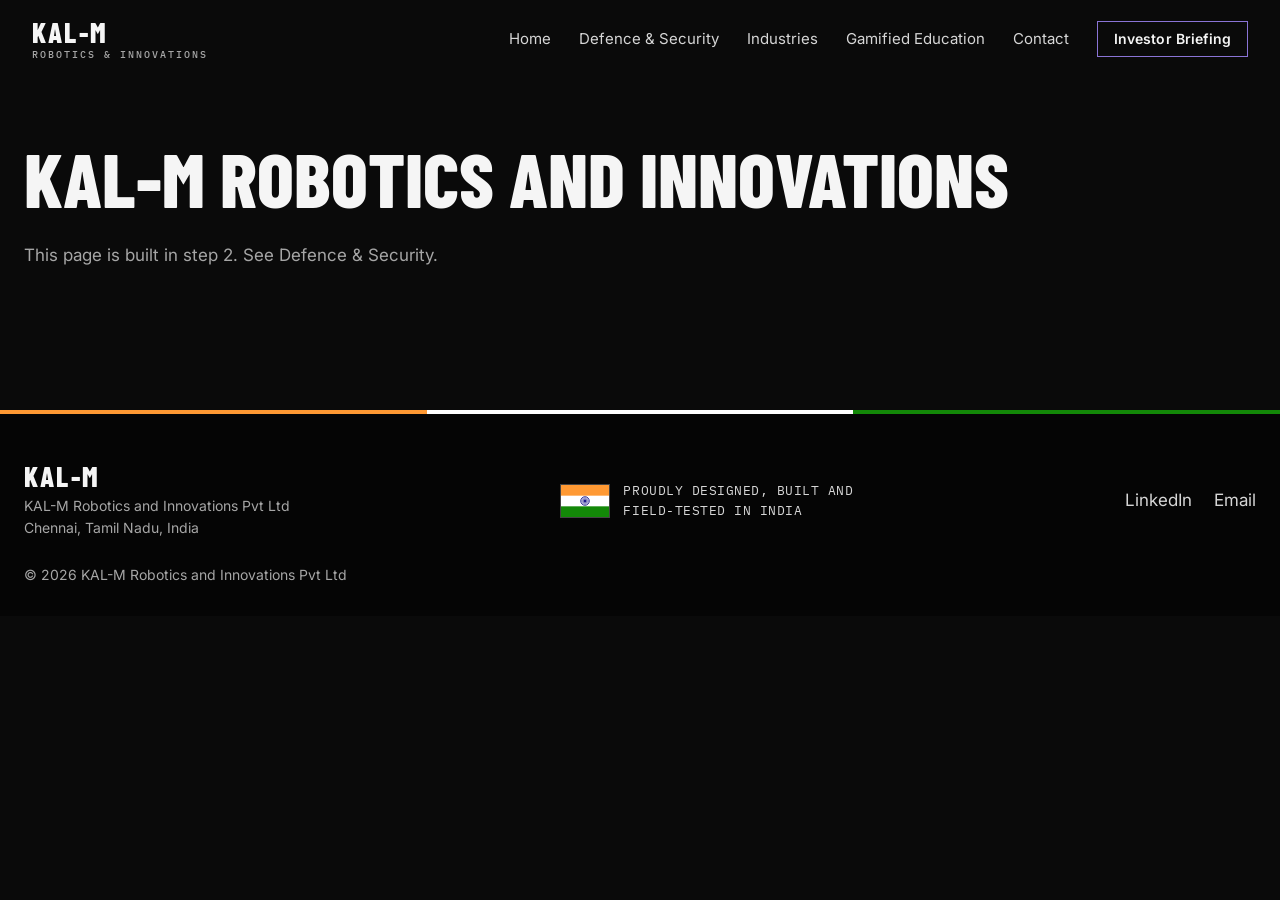
<file: astro/index.html>
<!DOCTYPE html>
<html lang="en">
<head>
<meta name="robots" content="noindex, nofollow">
<meta charset="utf-8">
<meta name="viewport" content="width=device-width, initial-scale=1">
<title>KAL-M Robotics and Innovations | KAL-M Robotics</title>
<meta name="description" content="KAL-M Robotics and Innovations, Chennai, India.">
<meta name="referrer" content="strict-origin-when-cross-origin">
<meta property="og:title" content="KAL-M Robotics and Innovations | KAL-M Robotics">
<meta property="og:description" content="KAL-M Robotics and Innovations, Chennai, India.">
<meta property="og:type" content="website">
<meta property="og:url" content="https://kal-m.com/">
<link rel="canonical" href="https://kal-m.com/">
<link rel="preconnect" href="https://fonts.googleapis.com">
<link rel="preconnect" href="https://fonts.gstatic.com" crossorigin>
<link rel="stylesheet" href="https://fonts.googleapis.com/css2?family=Barlow+Condensed:wght@500;600;700;800&family=IBM+Plex+Mono:wght@400;500&family=Inter:wght@400;500;600&display=swap">
<link rel="icon" href="favicon.svg" type="image/svg+xml">
<link rel="stylesheet" href="styles.css?v=10">
<script src="main.js?v=8" defer></script>

</head>
<body>

<!-- NAV -->
<header class="nav" id="nav">
  <a class="brand" href="./" aria-label="KAL-M home">
    <span class="brand-mark">KAL-M</span>
    <span class="brand-sub">Robotics &amp; Innovations</span>
  </a>
  <nav class="nav-links" id="navLinks" aria-label="Main">
    <a href="./" aria-current="page">Home</a>
    <a href="defence">Defence &amp; Security</a><a href="industries">Industries</a><a href="education">Gamified Education</a>
    <a href="defence#contact">Contact</a>
    <a class="btn btn-sm js-brief" href="#briefing" id="briefOpen">Investor Briefing</a>
  </nav>
  <button class="nav-toggle" id="navToggle" aria-label="Open menu" aria-expanded="false"><span></span><span></span></button>
</header>

<main id="top">

<section class="section"><div class="wrap"><h1 class="h2">KAL-M Robotics and Innovations</h1><p class="muted">This page is built in step 2. See <a href="defence">Defence &amp; Security</a>.</p></div></section>

</main>

<footer class="footer">
  <div class="tricolour" aria-hidden="true"><i></i><i></i><i></i></div>
  <div class="wrap foot">
    <div>
      <span class="brand-mark">KAL-M</span>
      <p class="muted small">KAL-M Robotics and Innovations Pvt Ltd<br>Chennai, Tamil Nadu, India</p>
    </div>
    <p class="made mono"><svg class="flag" viewBox="0 0 30 20" aria-hidden="true"><rect width="30" height="20" fill="#fff"></rect><rect width="30" height="6.67" fill="#FF9933"></rect><rect y="13.33" width="30" height="6.67" fill="#138808"></rect><circle cx="15" cy="10" r="2.7" fill="none" stroke="#000080" stroke-width=".45"></circle><g stroke="#000080" stroke-width=".2"><line x1="12.40" y1="10.00" x2="17.60" y2="10.00"></line><line x1="12.49" y1="9.33" x2="17.51" y2="10.67"></line><line x1="12.75" y1="8.70" x2="17.25" y2="11.30"></line><line x1="13.16" y1="8.16" x2="16.84" y2="11.84"></line><line x1="13.70" y1="7.75" x2="16.30" y2="12.25"></line><line x1="14.33" y1="7.49" x2="15.67" y2="12.51"></line><line x1="15.00" y1="7.40" x2="15.00" y2="12.60"></line><line x1="15.67" y1="7.49" x2="14.33" y2="12.51"></line><line x1="16.30" y1="7.75" x2="13.70" y2="12.25"></line><line x1="16.84" y1="8.16" x2="13.16" y2="11.84"></line><line x1="17.25" y1="8.70" x2="12.75" y2="11.30"></line><line x1="17.51" y1="9.33" x2="12.49" y2="10.67"></line></g></svg><span>Proudly designed, built and<br>field-tested in India</span></p>
    <div class="foot-links">
      <a href="https://www.linkedin.com/company/kal-m-robotics-and-innovations" rel="noopener noreferrer" target="_blank">LinkedIn</a>
      <a href="mailto:harish@kal-m.com">Email</a>
    </div>
  </div>
  <p class="wrap small muted copy">© 2026 KAL-M Robotics and Innovations Pvt Ltd</p>
</footer>

<!-- INVESTOR BRIEFING -->
<div class="brief dossier" id="brief" role="dialog" aria-modal="true" aria-labelledby="briefTitle" hidden>
  <div class="brief-inner">
    <header class="brief-head">
      <p class="mono">INVESTOR BRIEFING · KAL-M ROBOTICS AND INNOVATIONS PVT LTD · OCT 2026</p>
      <button class="brief-close" id="briefClose" aria-label="Close briefing">✕</button>
    </header>
    <h2 class="h2" id="briefTitle">Modular autonomous ground robots.<br>Field-proven in India.</h2>
    <div class="brief-grid">
      <section class="bcell bcell-wide">
        <h3 class="mono">TRACTION</h3>
        <div class="bstats">
          <div><b>₹27L+</b><span>Grants secured</span></div>
          <div><b>₹2–25 Cr</b><span>Defence pipeline</span></div>
          <div><b>20+</b><span>Field iterations with the Army</span></div>
          <div><b>12,000 ft</b><span>Altitude tested</span></div>
          <div><b>3</b><span>Patents (GPS-denied nav)</span></div>
          <div><b>Since 2020</b><span>Building UGVs</span></div>
        </div>
      </section>
      <section class="bcell">
        <h3 class="mono">WHAT WE BUILD</h3>
        <p>One tracked base platform with swappable mission modules (surveillance, anti-tank, cargo), running by remote or autonomously, configured and built to order.</p>
      </section>
      <section class="bcell">
        <h3 class="mono">FIELD PROOF</h3>
        <ul>
          <li>May 2025: 12,000 ft, 6°C, 150 kg payload, 30° climb</li>
          <li>Nov 2025: CDIIC Defence Conclave (BEML · DGQA · MoD)</li>
          <li>Mar 2026: Two days with the NSG</li>
          <li>Oct 2025: 3D-printed kamikaze land drone tested</li>
          <li>Nov–Dec 2025: 20-day forward deployment, unit handed over</li>
        </ul>
      </section>
      <section class="bcell">
        <h3 class="mono">WHY WE WIN</h3>
        <ul>
          <li>Built alongside the forces, redesigned overnight</li>
          <li>3D-printed structure: fast repair, no tooling</li>
          <li>One platform, many missions: lower cost</li>
        </ul>
      </section>
      <section class="bcell">
        <h3 class="mono">PARTNERS &amp; BACKERS</h3>
        <p>Rudram Dynamics (strategic defence partner) · FORGE · TANCAM · TIDCO · Dassault Systèmes CoE</p>
      </section>
      <section class="bcell">
        <h3 class="mono">TEAM</h3>
        <p><b>Harish Vardhana</b>, Founder &amp; Director: 8+ yrs robotics &amp; AI, built the Chennai Police RobotCop.<br>250+ engineers trained: in-house hiring pipeline.</p>
      </section>
      <section class="bcell bcell-ask">
        <h3 class="mono">THE ASK</h3>
        <p class="pending">Round size and use of funds: to be added</p>
      </section>
    </div>
    <div class="brief-cta">
      <a class="btn" href="mailto:harish@kal-m.com?subject=Investor%20Briefing%20-%20KAL-M">Email the founder</a>
      <span class="btn btn-ghost is-disabled" aria-disabled="true">Pitch deck (PDF) · pending</span>
    </div>
  </div>
</div>

</body>
</html>
</file>
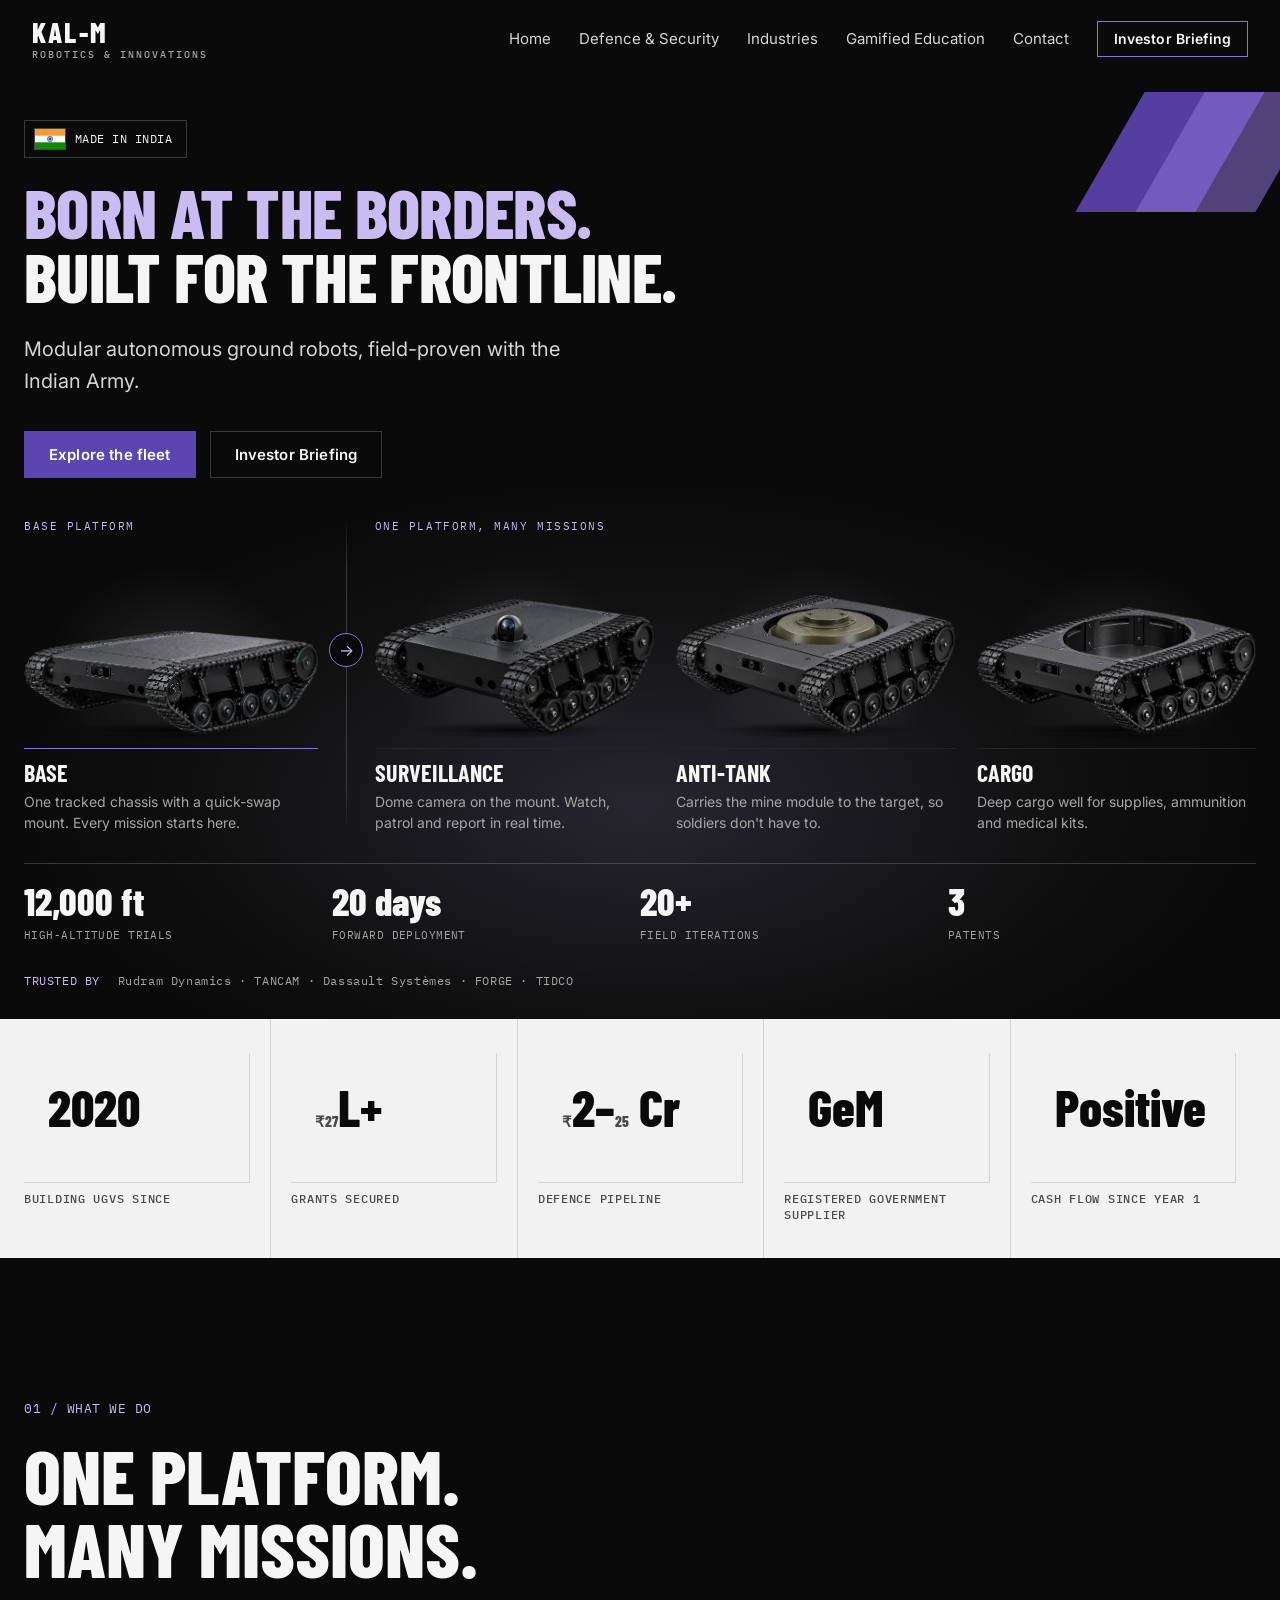
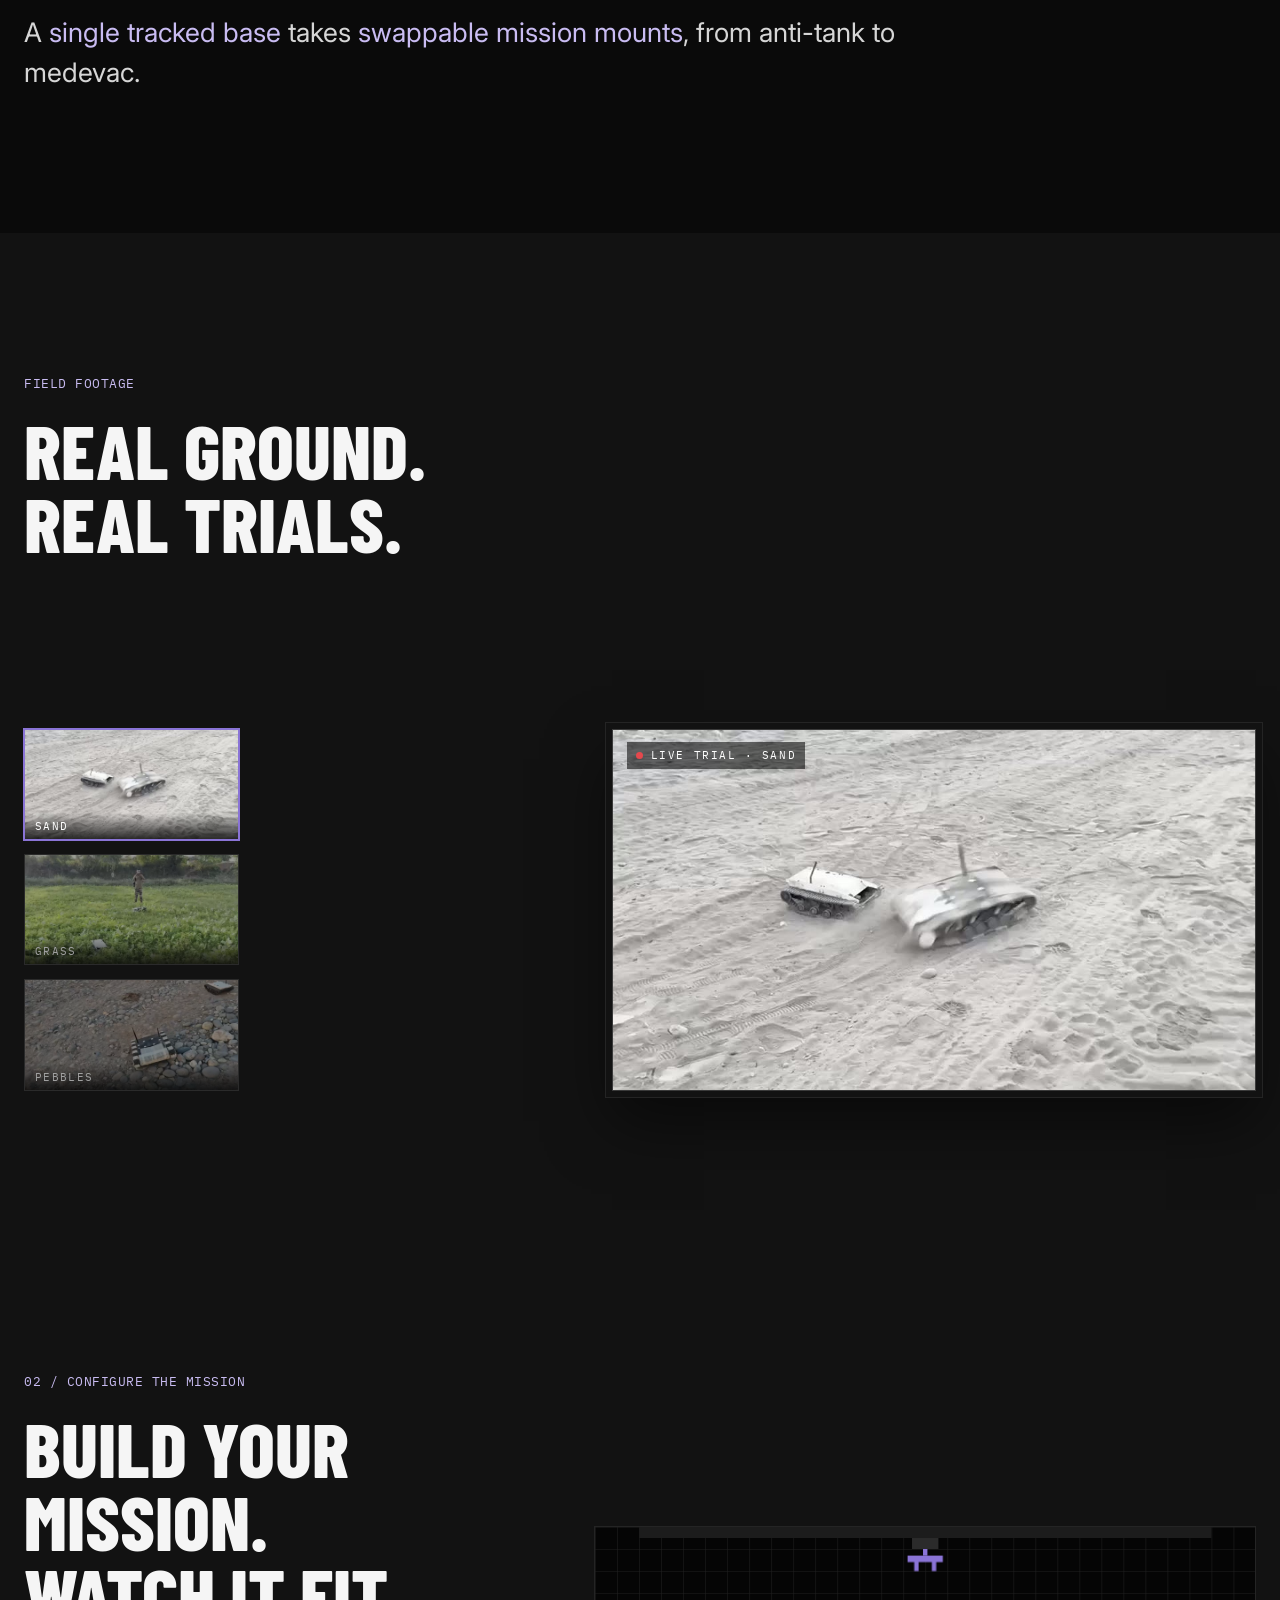
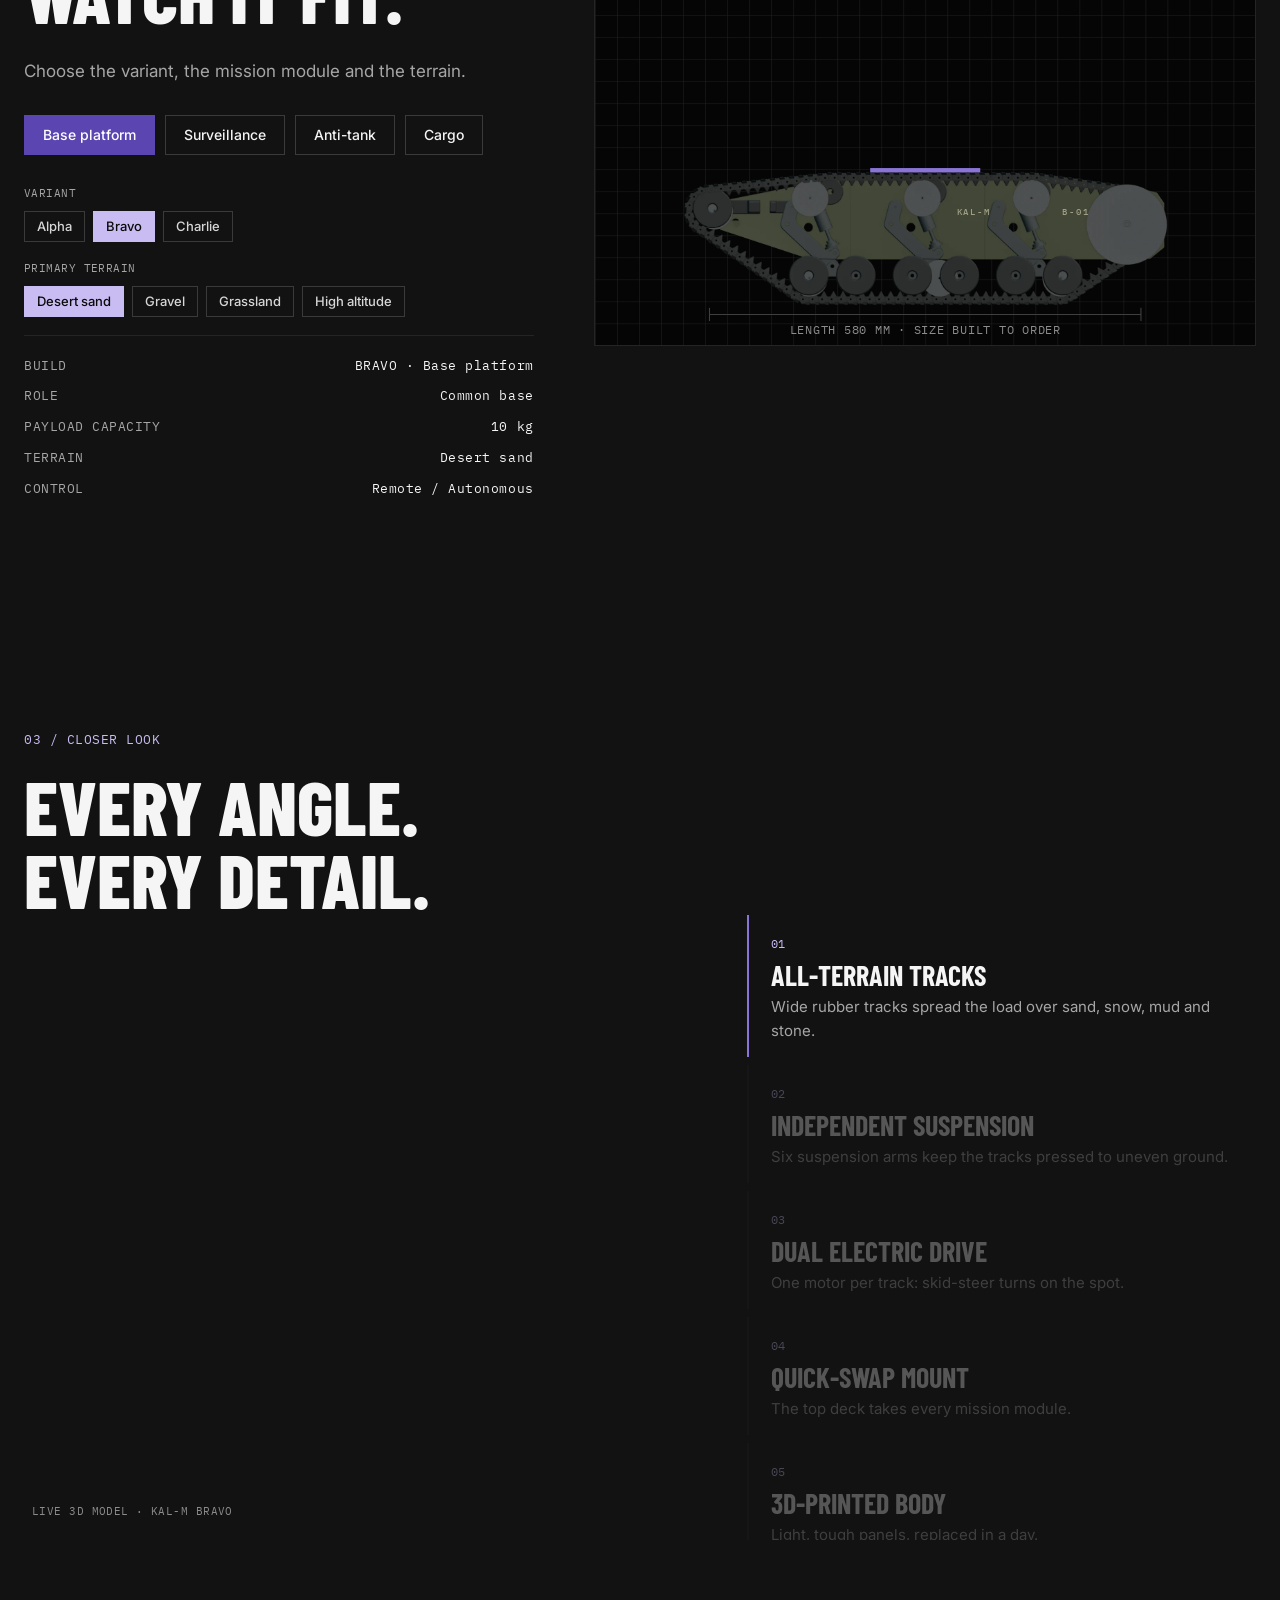
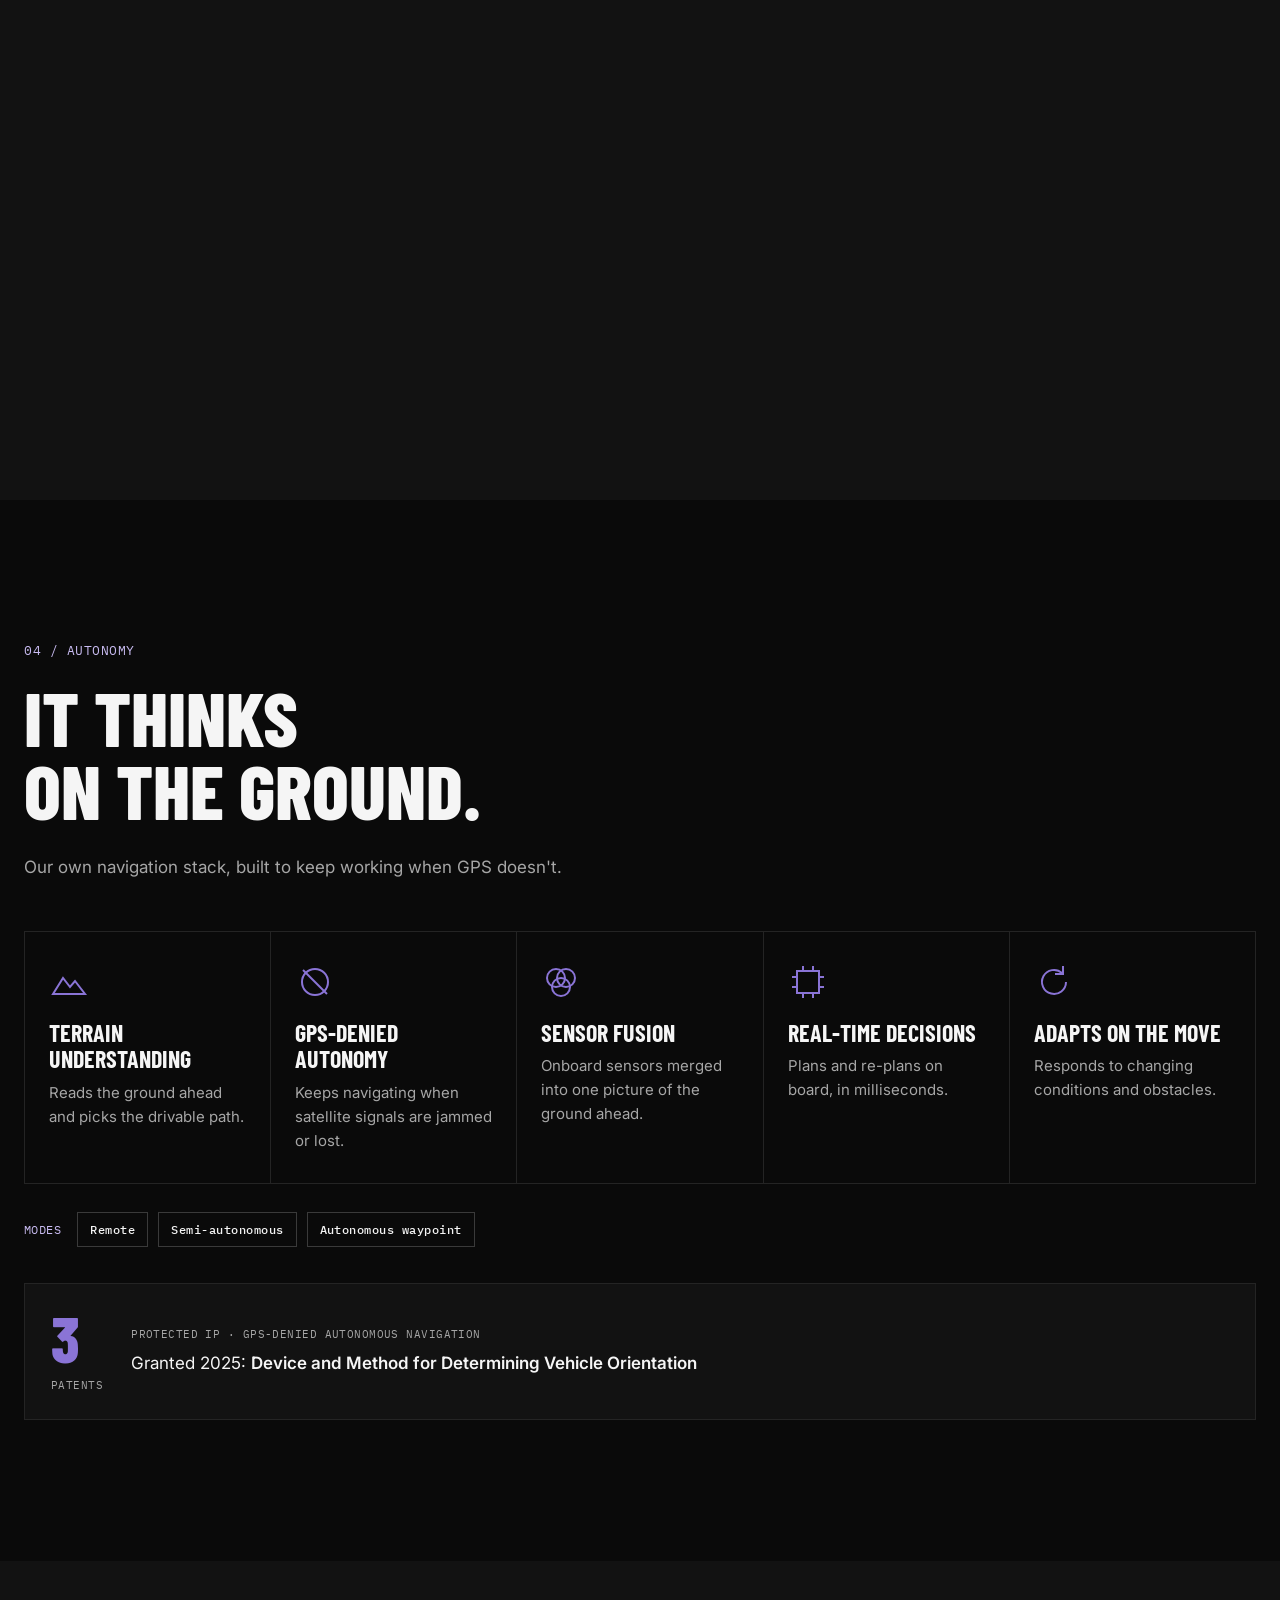
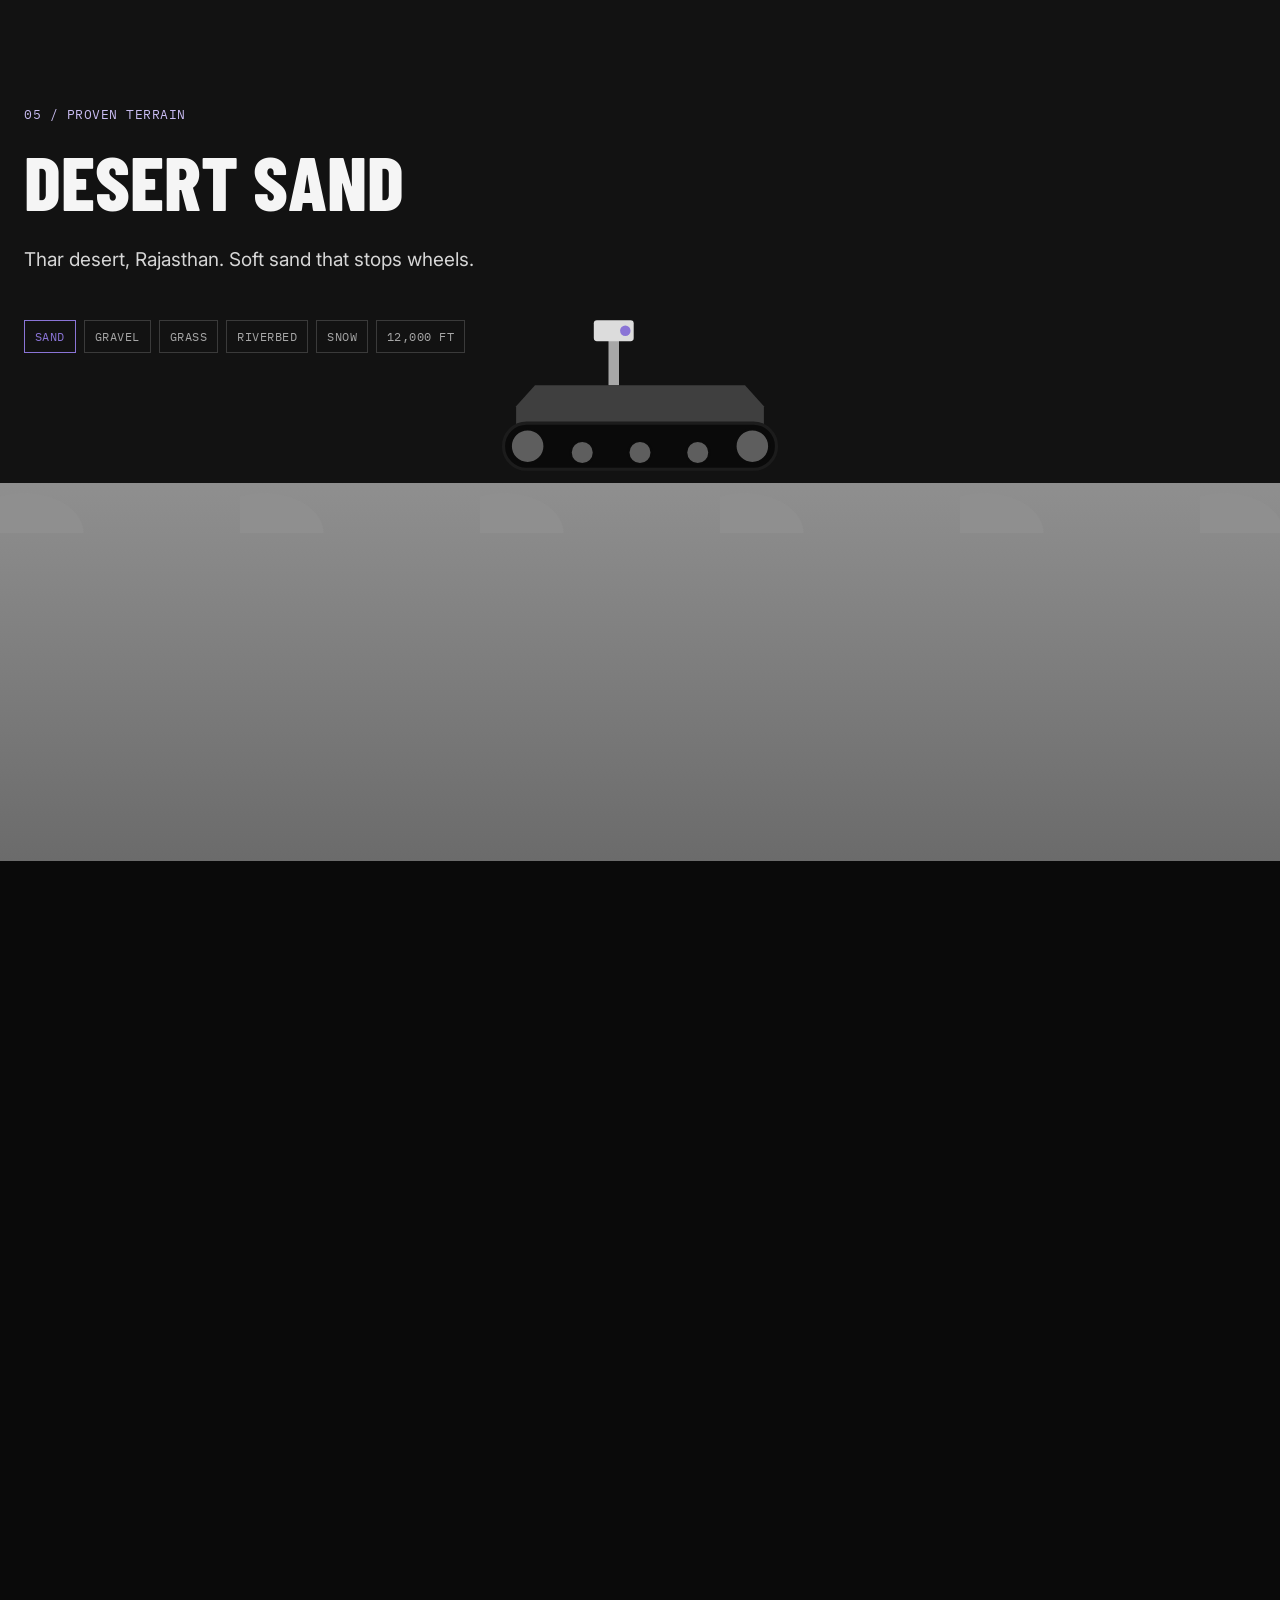
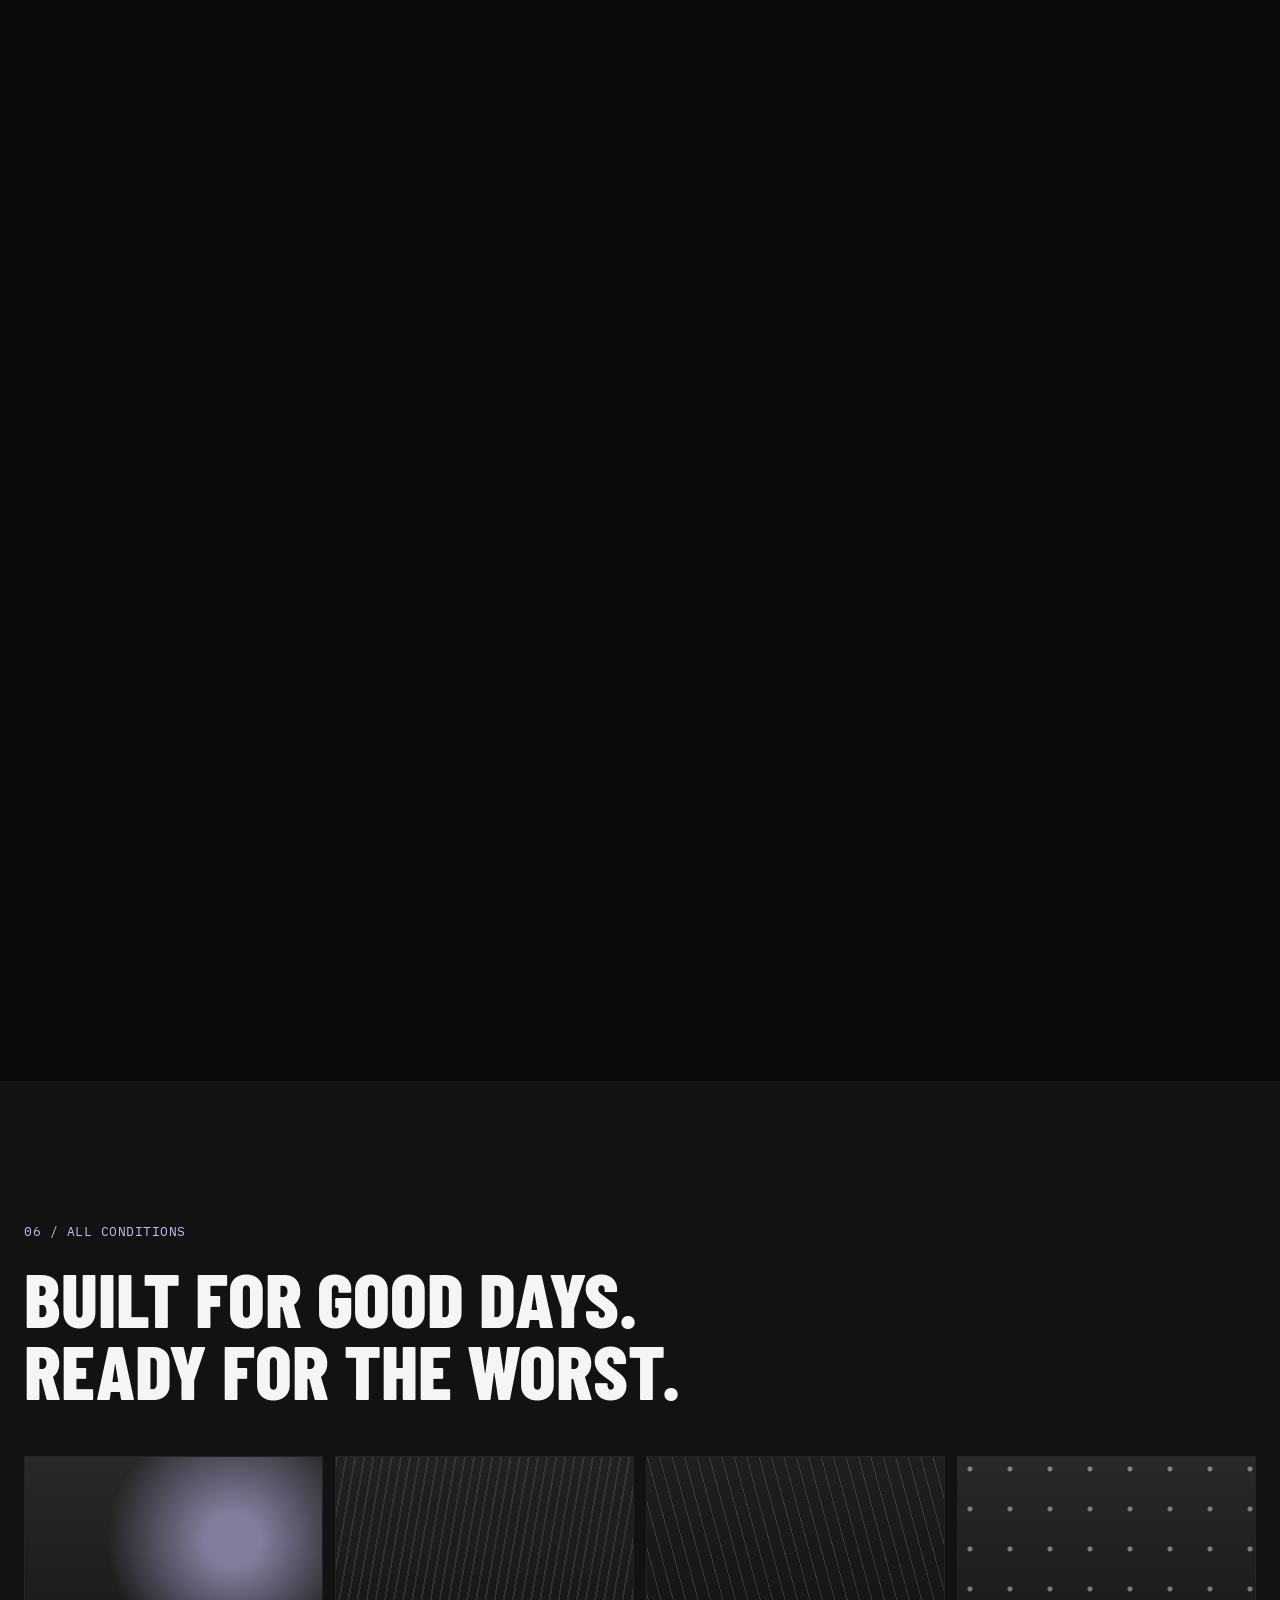
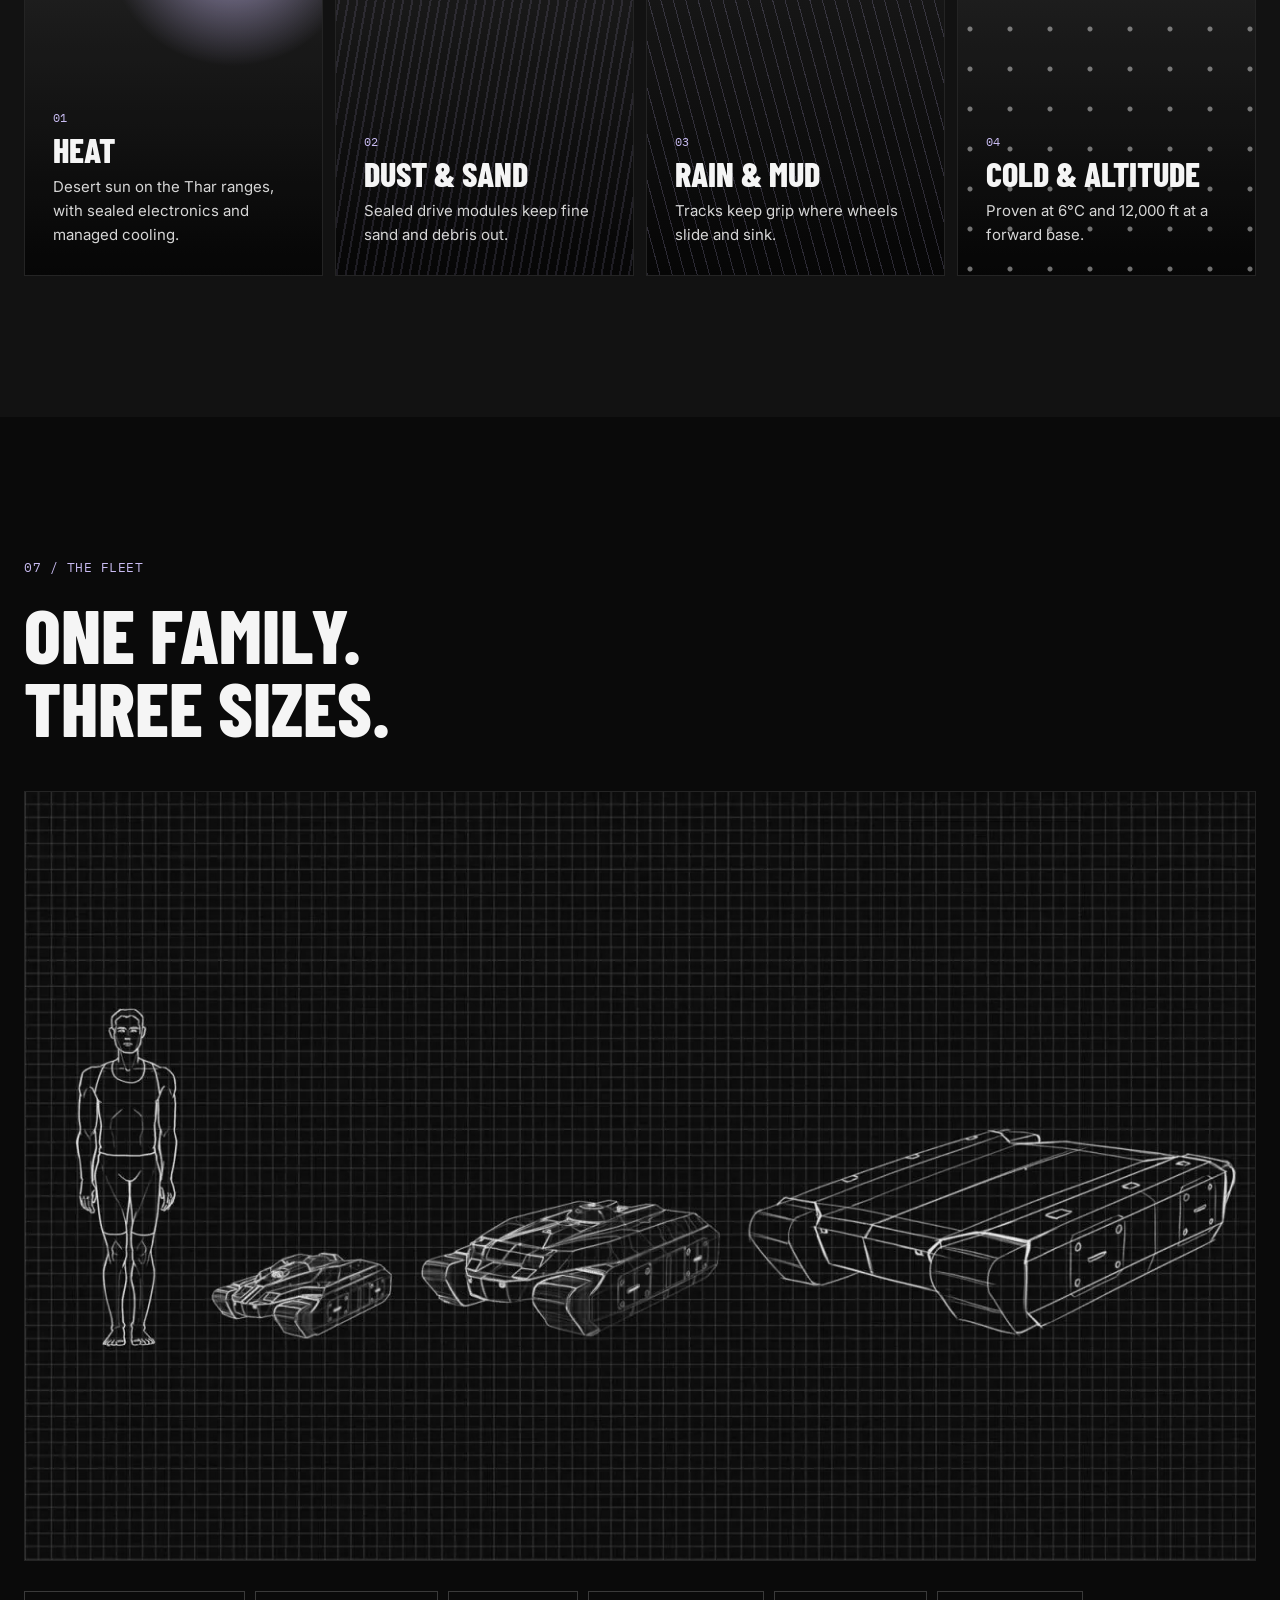
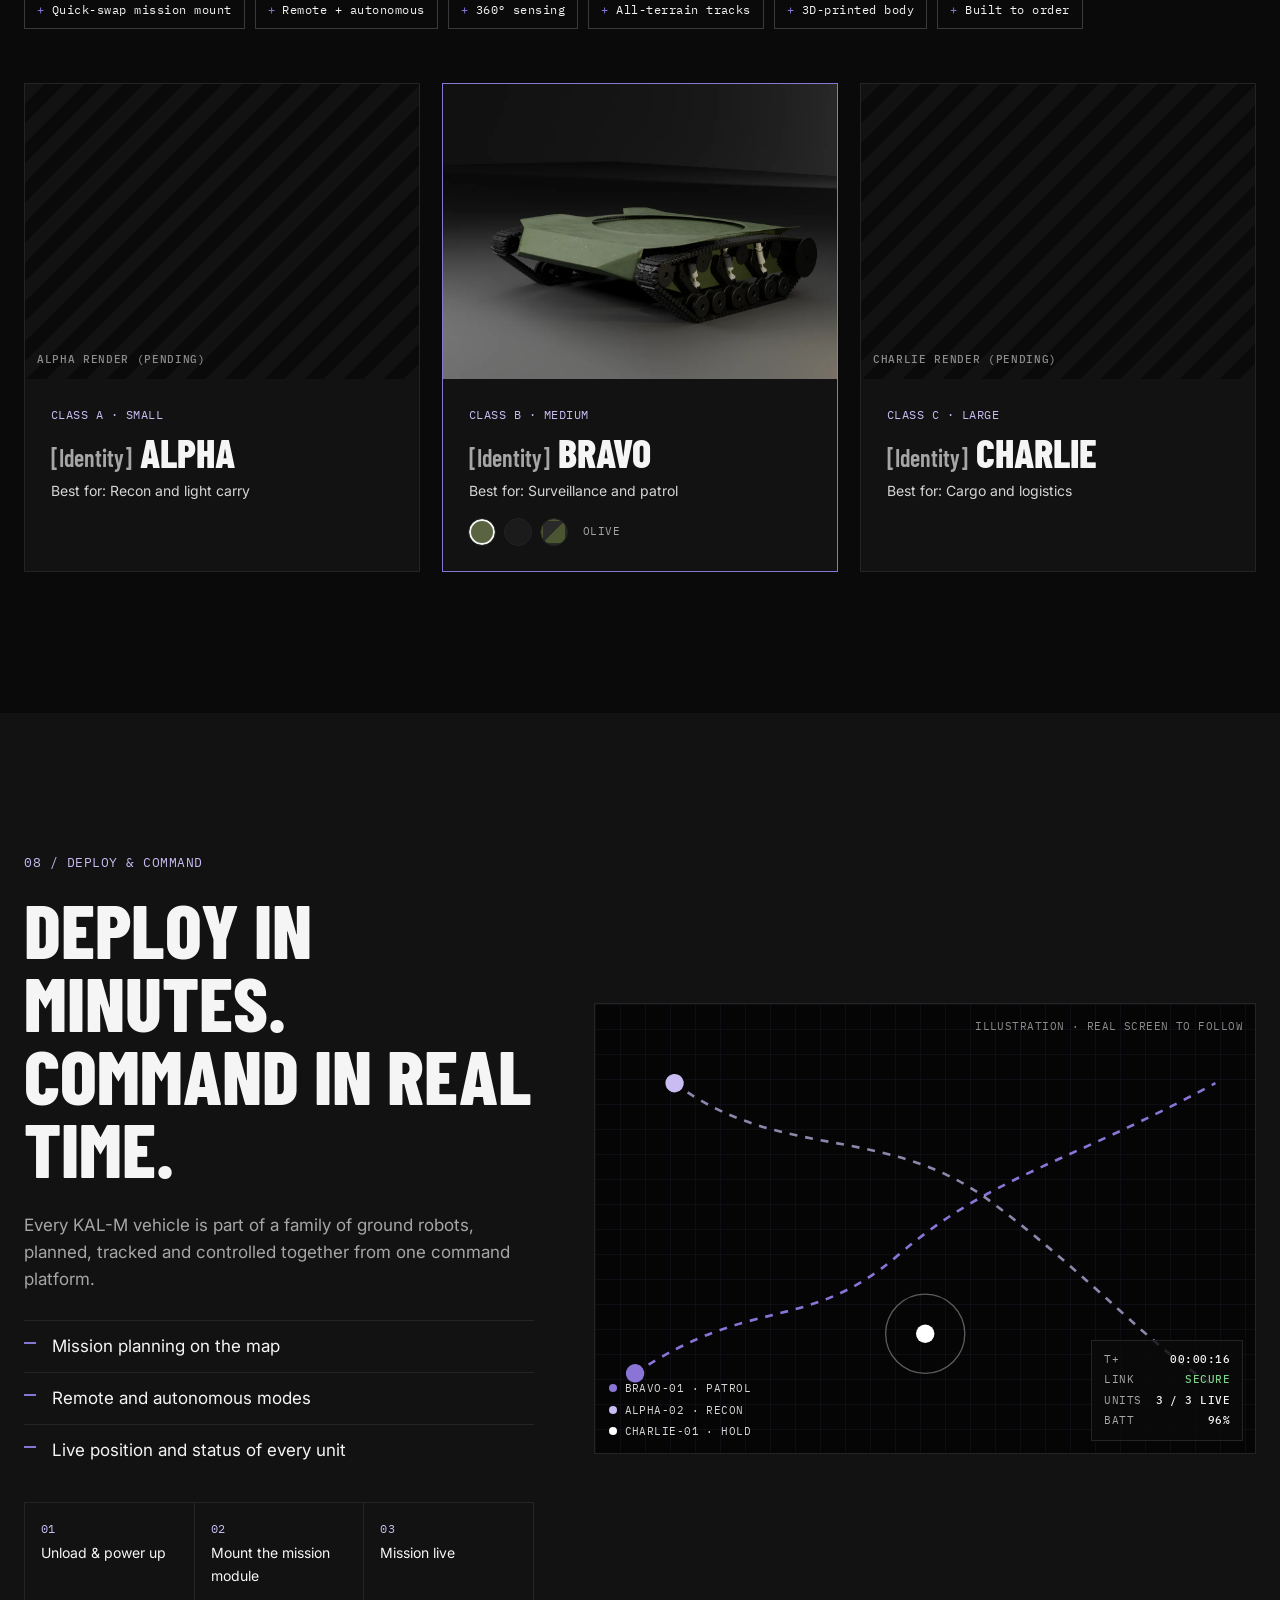
<file: astro/defence.html>
<!DOCTYPE html>
<html lang="en">
<head>
<meta name="robots" content="noindex, nofollow">
<meta charset="utf-8">
<meta name="viewport" content="width=device-width, initial-scale=1">
<title>KAL-M Robotics | Autonomous Ground Robots, Built for the Frontline</title>
<meta name="description" content="KAL-M Robotics and Innovations builds modular autonomous unmanned ground vehicles in Chennai, India. Field-tested with the Indian Army at 12,000 ft.">
<meta name="referrer" content="strict-origin-when-cross-origin">
<meta property="og:title" content="KAL-M Robotics | Born at the borders. Built for the frontline.">
<meta property="og:description" content="One platform. Many missions. Modular autonomous UGVs designed, built and field-tested in India.">
<meta property="og:type" content="website">
<meta property="og:url" content="https://kal-m.com/defence">
<link rel="canonical" href="https://kal-m.com/defence">
<link rel="preconnect" href="https://fonts.googleapis.com">
<link rel="preconnect" href="https://fonts.gstatic.com" crossorigin>
<link rel="stylesheet" href="https://fonts.googleapis.com/css2?family=Barlow+Condensed:wght@500;600;700;800&family=IBM+Plex+Mono:wght@400;500&family=Inter:wght@400;500;600&display=swap">
<link rel="icon" href="favicon.svg" type="image/svg+xml">
<link rel="stylesheet" href="styles.css?v=10">
<script src="main.js?v=8" defer></script>

<script type="module" src="model.js?v=4"></script>
<script type="module" src="arm.js?v=16"></script>

</head>
<body>

<!-- NAV -->
<header class="nav" id="nav">
  <a class="brand" href="./" aria-label="KAL-M home">
    <span class="brand-mark">KAL-M</span>
    <span class="brand-sub">Robotics &amp; Innovations</span>
  </a>
  <nav class="nav-links" id="navLinks" aria-label="Main">
    <a href="./">Home</a>
    <a href="defence" aria-current="page">Defence &amp; Security</a><a href="industries">Industries</a><a href="education">Gamified Education</a>
    <a href="defence#contact">Contact</a>
    <a class="btn btn-sm js-brief" href="#briefing" id="briefOpen">Investor Briefing</a>
  </nav>
  <button class="nav-toggle" id="navToggle" aria-label="Open menu" aria-expanded="false"><span></span><span></span></button>
</header>

<main id="top">




<section class="hero">
  <div class="hero-bg hero-stage" aria-hidden="true"></div>
  <div class="hero-shade" aria-hidden="true"></div>
  <div class="bars" aria-hidden="true"></div>
  <div class="hero-content wrap">
    <p class="mii mono"><svg class="flag" viewBox="0 0 30 20" aria-hidden="true"><rect width="30" height="20" fill="#fff"></rect><rect width="30" height="6.67" fill="#FF9933"></rect><rect y="13.33" width="30" height="6.67" fill="#138808"></rect><circle cx="15" cy="10" r="2.7" fill="none" stroke="#000080" stroke-width=".45"></circle><g stroke="#000080" stroke-width=".2"><line x1="12.40" y1="10.00" x2="17.60" y2="10.00"></line><line x1="12.49" y1="9.33" x2="17.51" y2="10.67"></line><line x1="12.75" y1="8.70" x2="17.25" y2="11.30"></line><line x1="13.16" y1="8.16" x2="16.84" y2="11.84"></line><line x1="13.70" y1="7.75" x2="16.30" y2="12.25"></line><line x1="14.33" y1="7.49" x2="15.67" y2="12.51"></line><line x1="15.00" y1="7.40" x2="15.00" y2="12.60"></line><line x1="15.67" y1="7.49" x2="14.33" y2="12.51"></line><line x1="16.30" y1="7.75" x2="13.70" y2="12.25"></line><line x1="16.84" y1="8.16" x2="13.16" y2="11.84"></line><line x1="17.25" y1="8.70" x2="12.75" y2="11.30"></line><line x1="17.51" y1="9.33" x2="12.49" y2="10.67"></line></g></svg><span>Made in India</span></p>
    <h1 class="hero-title">
      <span class="hero-line1">Born at the borders.</span>
      <span class="hero-line2">Built for the frontline.</span>
    </h1>
    <p class="hero-lead">Modular autonomous ground robots, field-proven with the Indian Army.</p>
    <div class="hero-cta">
      <a class="btn" href="#fleet">Explore the fleet</a>
      <a class="btn btn-ghost js-brief" href="#briefing">Investor Briefing</a>
    </div>
  </div>
  <div class="lineup wrap">
    <div class="lu-base">
      <p class="lu-tag mono">Base platform</p>
      <div class="lu-img"><img src="assets/img/v-base.webp" alt="KAL-M base platform" fetchpriority="high"></div>
      <h3 class="lu-name">Base</h3>
      <p class="lu-text">One tracked chassis with a quick-swap mount. Every mission starts here.</p>
    </div>
    <div class="lu-divider" aria-hidden="true"><span>&rarr;</span></div>
    <div class="lu-missions">
      <p class="lu-tag mono">One platform, many missions</p>
      <ol class="lu-row">
        <li><div class="lu-img"><img src="assets/img/v-surveillance.webp" alt="KAL-M surveillance version with dome camera"></div>
          <h3 class="lu-name">Surveillance</h3><p class="lu-text">Dome camera on the mount. Watch, patrol and report in real time.</p></li>
        <li><div class="lu-img"><img src="assets/img/v-antitank.webp" alt="KAL-M anti-tank version with mine module"></div>
          <h3 class="lu-name">Anti-tank</h3><p class="lu-text">Carries the mine module to the target, so soldiers don't have to.</p></li>
        <li><div class="lu-img"><img src="assets/img/v-cargo.webp" alt="KAL-M cargo version with deep cargo well"></div>
          <h3 class="lu-name">Cargo</h3><p class="lu-text">Deep cargo well for supplies, ammunition and medical kits.</p></li>
      </ol>
    </div>
  </div>
  <div class="hero-foot wrap">
    <div class="hero-proof">
      <div><b>12,000 ft</b><span class="mono">High-altitude trials</span></div>
      <div><b>20 days</b><span class="mono">Forward deployment</span></div>
      <div><b>20+</b><span class="mono">Field iterations</span></div>
      <div><b>3</b><span class="mono">Patents</span></div>
    </div>
    <p class="trust mono"><span>Trusted by</span> Rudram Dynamics · TANCAM · Dassault Systèmes · FORGE · TIDCO</p>
  </div>
</section>


<section class="stats">
  <div class="wrap stats-grid">
    <div class="stat"><span class="num">2020</span><span class="lbl">Building UGVs since</span></div>
    <div class="stat"><span class="num"><span class="pre">₹</span><span data-count="27">0</span>L+</span><span class="lbl">Grants secured</span></div>
    <div class="stat"><span class="num"><span class="pre">₹</span>2–<span data-count="25">0</span> Cr</span><span class="lbl">Defence pipeline</span></div>
    <div class="stat"><span class="num">GeM</span><span class="lbl">Registered government supplier</span></div>
    <div class="stat"><span class="num">Positive</span><span class="lbl">Cash flow since year 1</span></div>
  </div>
</section>


<section class="section" id="platform">
  <div class="wrap">
    <p class="eyebrow mono">01 / What we do</p>
    <h2 class="h2">One platform.<br>Many missions.</h2>
    <p class="lead-xl">A <mark>single tracked base</mark> takes <mark>swappable mission mounts</mark>, from anti-tank to medevac.</p>
  </div>
</section>


<section class="section section-dark" id="footage">
  <div class="wrap">
    <p class="eyebrow mono">Field footage</p>
    <h2 class="h2">Real ground.<br>Real trials.</h2>
    <div class="present" id="present">
      <div class="carry" id="carry" aria-hidden="true"><img alt=""></div>
      <div class="thumbs" role="tablist" aria-label="Terrain footage">
          <button class="thumb on" role="tab" aria-selected="true" data-src="assets/video/terrain-sand.mp4" data-poster="assets/video/terrain-sand.jpg" data-name="Sand">
            <img src="assets/video/terrain-sand.jpg" alt="" loading="lazy"><span class="mono">Sand</span></button>
          <button class="thumb" role="tab" aria-selected="false" data-src="assets/video/terrain-grass.mp4" data-poster="assets/video/terrain-grass.jpg" data-name="Grass">
            <img src="assets/video/terrain-grass.jpg" alt="" loading="lazy"><span class="mono">Grass</span></button>
          <button class="thumb" role="tab" aria-selected="false" data-src="assets/video/terrain-pebbles.mp4" data-poster="assets/video/terrain-pebbles.jpg" data-name="Pebbles">
            <img src="assets/video/terrain-pebbles.jpg" alt="" loading="lazy"><span class="mono">Pebbles</span></button>
        </div>
      <div class="arm-stage" id="armStage" aria-hidden="true">
        <img class="arm-fallback" src="assets/img/arm.webp" alt="" loading="lazy">
      </div>
      <div class="screen-wrap">
        <div class="screen">
          <video id="footVid" src="assets/video/terrain-sand.mp4" poster="assets/video/terrain-sand.jpg" muted loop playsinline preload="metadata"></video>
          <p class="screen-tag mono" id="footTag">LIVE TRIAL · SAND</p>
        </div>

      </div>
    </div>
  </div>
</section>


<section class="section section-dark" id="configurator">
  <div class="wrap config">
    <div class="config-copy">
      <p class="eyebrow mono">02 / Configure the mission</p>
      <h2 class="h2">Build your mission.<br>Watch it fit.</h2>
      <p class="muted">Choose the variant, the mission module and the terrain.</p>
      <div class="mod-btns" role="tablist" aria-label="Mission modules">
        <button class="mod-btn active" data-mod="base" role="tab" aria-selected="true">Base platform</button>
        <button class="mod-btn" data-mod="surv" role="tab" aria-selected="false">Surveillance</button>
        <button class="mod-btn" data-mod="at" role="tab" aria-selected="false">Anti-tank</button>
        <button class="mod-btn" data-mod="cargo" role="tab" aria-selected="false">Cargo</button>
      </div>
      <p class="mb-label mono">VARIANT</p>
      <div class="chips" id="variantChips">
        <button class="chip" data-v="ALPHA" data-p="5 kg">Alpha</button>
        <button class="chip active" data-v="BRAVO" data-p="10 kg">Bravo</button>
        <button class="chip" data-v="CHARLIE" data-p="15 kg">Charlie</button>
      </div>
      <p class="mb-label mono">PRIMARY TERRAIN</p>
      <div class="chips" id="terrainChips">
        <button class="chip active">Desert sand</button><button class="chip">Gravel</button><button class="chip">Grassland</button>
        <button class="chip">High altitude</button>
      </div>
      <dl class="mod-spec mono" id="modSpec">
        <div><dt>BUILD</dt><dd id="specBuild">BRAVO · Base platform</dd></div>
        <div><dt>ROLE</dt><dd id="specRole">Common base</dd></div>
        <div><dt>PAYLOAD CAPACITY</dt><dd id="specPayload">10 kg</dd></div>
        <div><dt>TERRAIN</dt><dd id="specTerrain">Desert sand</dd></div>
        <div><dt>CONTROL</dt><dd>Remote / Autonomous</dd></div>
      </dl>
    </div>

    <div class="config-stage" aria-hidden="true">
      <svg class="ugv-svg" viewBox="0 0 600 380" id="configSvg">
        <defs>
          <pattern id="bp" width="20" height="20" patternUnits="userSpaceOnUse"><path d="M20 0H0V20" fill="none" stroke="#1f1f1f" stroke-width="1"></path></pattern>
        </defs>
        <rect width="600" height="380" fill="url(#bp)"></rect>
        <!-- gantry arm -->
        <g class="arm" id="arm">
          <rect x="40" y="0" width="520" height="10" fill="#1c1c1c"></rect>
          <rect x="288" y="10" width="24" height="10" fill="#2b2b2b"></rect>
          <rect id="armCable" x="298" y="20" width="4" height="6" fill="#8a74d6"></rect>
          <path id="armClaw" d="M284 26h32v6h-6v8h-4v-8h-12v8h-4v-8h-6z" fill="#8a74d6"></path>
        </g>
        <!-- base UGV: true side view rendered from the KAL-M CAD model -->
        <g class="ugv-base">
          <image href="assets/img/side-base.webp" x="80" y="222" width="440" height="122"></image>
          <g class="stencil" font-family="IBM Plex Mono, monospace" font-weight="500" fill="#c4c2a4" opacity=".72" letter-spacing="1.6">
            <text x="344" y="262" font-size="8.5" text-anchor="middle">KAL-M</text>
            <text x="437" y="262" font-size="8.5" text-anchor="middle">B-01</text>
          </g>
          <rect x="250" y="219" width="100" height="4" fill="#8a74d6"></rect>
        </g>
        <!-- modules (drawn from the real KAL-M versions) -->
        <g transform="translate(0 -3)">
        <g class="module" id="mod-surv">
          <rect x="282" y="208" width="36" height="14" rx="2" fill="#232323"></rect>
          <path d="M284 208 a16 16 0 0 1 32 0z" fill="#161616"></path>
          <path d="M289 202 a11 11 0 0 1 9 -8" fill="none" stroke="#5e5e5e" stroke-width="2" stroke-linecap="round"></path>
          <circle cx="306" cy="201" r="3.5" fill="#c9bcf2"></circle>
        </g>
        <g class="module" id="mod-at">
          <rect x="244" y="206" width="112" height="16" rx="5" fill="#575b3c"></rect>
          <rect x="244" y="206" width="112" height="4" rx="2" fill="#6d714b"></rect>
          <rect x="272" y="196" width="56" height="11" rx="3" fill="#62663f"></rect>
          <rect x="292" y="189" width="16" height="8" rx="2" fill="#4c4f33"></rect>
          <path d="M252 214h96" stroke="#45482f" stroke-width="1.5"></path>
        </g>
        <g class="module" id="mod-cargo">
          <rect x="240" y="203" width="120" height="19" rx="3" fill="#262626"></rect>
          <rect x="246" y="207" width="108" height="15" fill="#0e0e0e"></rect>
          <rect x="258" y="196" width="34" height="14" rx="1.5" fill="#8f8f8f"></rect>
          <rect x="296" y="193" width="28" height="17" rx="1.5" fill="#a6a6a6"></rect>
          <rect x="327" y="199" width="20" height="11" rx="1.5" fill="#7a7a7a"></rect>
          <path d="M258 203h34M296 201h28" stroke="#6b6b6b" stroke-width="1"></path>
        </g>
        </g>
        <!-- dimension lines -->
        <g class="dim mono">
          <line x1="104" y1="352" x2="496" y2="352" stroke="#3f3f3f"></line>
          <line x1="104" y1="346" x2="104" y2="358" stroke="#3f3f3f"></line><line x1="496" y1="346" x2="496" y2="358" stroke="#3f3f3f"></line>
          <text x="300" y="370" text-anchor="middle">LENGTH 580 MM · SIZE BUILT TO ORDER</text>
        </g>
      </svg>
    </div>
  </div>
</section>



<section class="closer" id="closer">
  <div class="closer-sticky">
    <div class="wrap closer-head">
      <p class="eyebrow mono">03 / Closer look</p>
      <h2 class="h2">Every angle.<br>Every detail.</h2>
    </div>
    <div class="scene" id="scene3d"><img class="scene-fallback" src="assets/img/bravo-olive.webp" alt="KAL-M Bravo tracked UGV" loading="lazy"><p class="scene-load mono" id="sceneLoad">LOADING 3D MODEL…</p></div>
    <ol class="feats" id="feats">
      <li data-part="tracks"><span class="mono">01</span><h3>All-terrain tracks</h3><p>Wide rubber tracks spread the load over sand, snow, mud and stone.</p></li>
      <li data-part="suspension"><span class="mono">02</span><h3>Independent suspension</h3><p>Six suspension arms keep the tracks pressed to uneven ground.</p></li>
      <li data-part="drive"><span class="mono">03</span><h3>Dual electric drive</h3><p>One motor per track: skid-steer turns on the spot.</p></li>
      <li data-part="mount"><span class="mono">04</span><h3>Quick-swap mount</h3><p>The top deck takes every mission module.</p></li>
      <li data-part="body"><span class="mono">05</span><h3>3D-printed body</h3><p>Light, tough panels, replaced in a day.</p></li>
    </ol>
    <p class="map-tag mono closer-tag">Live 3D model · KAL-M Bravo</p>
  </div>
</section>


<section class="section" id="autonomy">
  <div class="wrap">
    <p class="eyebrow mono">04 / Autonomy</p>
    <h2 class="h2">It thinks<br>on the ground.</h2>
    <p class="muted narrow">Our own navigation stack, built to keep working when GPS doesn't.</p>
    <div class="pillars">
      <div class="pillar"><svg viewBox="0 0 40 40"><path d="M4 32 14 16l7 9 5-6 10 13z"></path></svg><h3>Terrain understanding</h3><p>Reads the ground ahead and picks the drivable path.</p></div>
      <div class="pillar"><svg viewBox="0 0 40 40"><circle cx="20" cy="20" r="13"></circle><path d="M8 8l24 24"></path></svg><h3>GPS-denied autonomy</h3><p>Keeps navigating when satellite signals are jammed or lost.</p></div>
      <div class="pillar"><svg viewBox="0 0 40 40"><circle cx="15" cy="16" r="9"></circle><circle cx="25" cy="16" r="9"></circle><circle cx="20" cy="25" r="9"></circle></svg><h3>Sensor fusion</h3><p>Onboard sensors merged into one picture of the ground ahead.</p></div>
      <div class="pillar"><svg viewBox="0 0 40 40"><rect x="9" y="9" width="22" height="22"></rect><path d="M15 4v5M25 4v5M15 31v5M25 31v5M4 15h5M4 25h5M31 15h5M31 25h5"></path></svg><h3>Real-time decisions</h3><p>Plans and re-plans on board, in milliseconds.</p></div>
      <div class="pillar"><svg viewBox="0 0 40 40"><path d="M32 20a12 12 0 1 1-4-9"></path><path d="M29 4v8h-8"></path></svg><h3>Adapts on the move</h3><p>Responds to changing conditions and obstacles.</p></div>
    </div>
    <div class="modes mono"><span>MODES</span><b>Remote</b><b>Semi-autonomous</b><b>Autonomous waypoint</b></div>
    <div class="patents">
      <div class="pat-n"><b>3</b><span class="mono">Patents</span></div>
      <div class="pat-t">
        <p class="mono">Protected IP · GPS-denied autonomous navigation</p>
        <p>Granted 2025: <b>Device and Method for Determining Vehicle Orientation</b></p>
      </div>
    </div>
  </div>
</section>


<section class="terrain" id="terrain">
  <div class="terrain-sticky">
    <div class="terrain-track" id="terrainTrack">
      <div class="tpanel t-sand"><div class="dunes"></div></div>
      <div class="tpanel t-gravel"><div class="pebbles"></div></div>
      <div class="tpanel t-grass"><div class="blades"></div></div>
      <div class="tpanel t-river"><div class="water"></div></div>
      <div class="tpanel t-snow"><div class="drifts"></div></div>
      <div class="tpanel t-mount"><div class="peaks"></div></div>
    </div>
    <div class="terrain-hud wrap">
      <p class="eyebrow mono">05 / Proven terrain</p>
      <h2 class="h2 terrain-name" id="terrainName">Desert sand</h2>
      <p class="terrain-note" id="terrainNote">Thar desert, Rajasthan. Soft sand that stops wheels.</p>
      <div class="terrain-progress mono" id="terrainSteps">
        <span class="on">SAND</span><span>GRAVEL</span><span>GRASS</span><span>RIVERBED</span><span>SNOW</span><span>12,000 FT</span>
      </div>
    </div>
    <svg class="terrain-ugv" viewBox="0 0 400 200" aria-hidden="true">
      <rect x="170" y="40" width="10" height="46" fill="#a8a8a8"></rect><rect x="156" y="24" width="38" height="20" rx="3" fill="#dcdcdc"></rect><circle cx="186" cy="34" r="5" fill="#8a74d6"></circle>
      <path d="M100 86h200l18 20v22H82v-22z" fill="#3f3f3f"></path>
      <rect x="70" y="122" width="260" height="44" rx="22" fill="#0a0a0a" stroke="#1c1c1c" stroke-width="3"></rect>
      <g class="wheels" fill="#5e5e5e" stroke="#0a0a0a" stroke-width="2"><circle cx="93" cy="144" r="16"></circle><circle cx="307" cy="144" r="16"></circle><circle cx="145" cy="150" r="11"></circle><circle cx="200" cy="150" r="11"></circle><circle cx="255" cy="150" r="11"></circle></g>
    </svg>
  </div>
</section>



<section class="section section-dark" id="weather">
  <div class="wrap">
    <p class="eyebrow mono">06 / All conditions</p>
    <h2 class="h2">Built for good days.<br>Ready for the worst.</h2>
    <div class="wx">
      <article class="wx-tile wx-heat"><span class="mono">01</span><h3>Heat</h3><p>Desert sun on the Thar ranges, with sealed electronics and managed cooling.</p></article>
      <article class="wx-tile wx-dust"><span class="mono">02</span><h3>Dust &amp; sand</h3><p>Sealed drive modules keep fine sand and debris out.</p></article>
      <article class="wx-tile wx-rain"><span class="mono">03</span><h3>Rain &amp; mud</h3><p>Tracks keep grip where wheels slide and sink.</p></article>
      <article class="wx-tile wx-cold"><span class="mono">04</span><h3>Cold &amp; altitude</h3><p>Proven at 6°C and 12,000 ft at a forward base.</p></article>
    </div>
  </div>
</section>


<section class="section" id="fleet">
  <div class="wrap">
    <p class="eyebrow mono">07 / The fleet</p>
    <h2 class="h2">One family.<br>Three sizes.</h2>
    <figure class="figure figure-blueprint">
      <img src="assets/img/sizes.webp" alt="Size comparison of small, medium and large KAL-M UGVs next to a person" loading="lazy">
    </figure>
    <ul class="salient mono">
      <li>Quick-swap mission mount</li><li>Remote + autonomous</li><li>360° sensing</li>
      <li>All-terrain tracks</li><li>3D-printed body</li><li>Built to order</li>
    </ul>
    <div class="fleet">
      <article class="vcard">
        <div class="vimg ph" data-label="ALPHA render (pending)"></div>
        <div class="vbody">
          <p class="mono vclass">CLASS A · SMALL</p>
          <h3 class="vname"><span class="vprefix">[Identity]</span> ALPHA</h3>
          <p class="vbest">Best for: Recon and light carry</p>
        </div>
      </article>
      <article class="vcard featured">
        <div class="vimg vimg-photo"><img id="bravoImg" src="assets/img/bravo-olive.webp" alt="KAL-M Bravo tracked UGV" loading="lazy"></div>
        <div class="vbody">
          <p class="mono vclass">CLASS B · MEDIUM</p>
          <h3 class="vname"><span class="vprefix">[Identity]</span> BRAVO</h3>
          <p class="vbest">Best for: Surveillance and patrol</p>
          <div class="swatches" role="group" aria-label="Bravo finish">
            <button class="sw sw-olive active" data-img="assets/img/bravo-olive.webp" aria-label="Olive"></button>
            <button class="sw sw-black" data-img="assets/img/bravo-black.webp" aria-label="Black"></button>
            <button class="sw sw-camo" data-img="assets/img/bravo-camo.webp" aria-label="Camo"></button>
            <span class="mono sw-name" id="swName">OLIVE</span>
          </div>
        </div>
      </article>
      <article class="vcard">
        <div class="vimg ph" data-label="CHARLIE render (pending)"></div>
        <div class="vbody">
          <p class="mono vclass">CLASS C · LARGE</p>
          <h3 class="vname"><span class="vprefix">[Identity]</span> CHARLIE</h3>
          <p class="vbest">Best for: Cargo and logistics</p>
        </div>
      </article>
    </div>
  </div>
</section>


<section class="section section-dark" id="command">
  <div class="wrap command">
    <div>
      <p class="eyebrow mono">08 / Deploy &amp; command</p>
      <h2 class="h2">Deploy in minutes.<br>Command in real time.</h2>
      <p class="muted">Every KAL-M vehicle is part of a family of ground robots, planned, tracked and controlled together from one command platform.</p>
      <ul class="ticks">
        <li>Mission planning on the map</li>
        <li>Remote and autonomous modes</li>
        <li>Live position and status of every unit</li>
      </ul>
      <ol class="deploy">
        <li><span class="mono">01</span>Unload &amp; power up</li>
        <li><span class="mono">02</span>Mount the mission module</li>
        <li><span class="mono">03</span>Mission live</li>
      </ol>
    </div>
    <div class="map" aria-hidden="true">
      <div class="map-grid"></div>
      <svg class="map-svg" viewBox="0 0 500 340">
        <path d="M30 280 C120 220 160 250 230 190 S360 120 470 60" fill="none" stroke="#8a74d6" stroke-width="2" stroke-dasharray="6 6"></path>
        <path d="M60 60 C140 120 220 90 300 150 S420 260 470 290" fill="none" stroke="#c9bcf2" stroke-width="2" stroke-dasharray="6 6" opacity=".7"></path>
        <circle class="unit u1" r="7" fill="#8a74d6"></circle>
        <circle class="unit u2" r="7" fill="#c9bcf2"></circle>
        <circle class="unit u3" cx="250" cy="250" r="7" fill="#ffffff"></circle>
        <circle cx="250" cy="250" r="30" fill="none" stroke="#ffffff" opacity=".35"></circle>
      </svg>
      <div class="map-legend mono">
        <span><i class="c1"></i>BRAVO-01 · PATROL</span>
        <span><i class="c2"></i>ALPHA-02 · RECON</span>
        <span><i class="c3"></i>CHARLIE-01 · HOLD</span>
      </div>
      <div class="status mono" id="status">
        <div><span>T+</span><b id="stClock">00:00:00</b></div>
        <div><span>LINK</span><b class="ok">SECURE</b></div>
        <div><span>UNITS</span><b>3 / 3 LIVE</b></div>
        <div><span>BATT</span><b id="stBatt">96%</b></div>
      </div>
      <p class="map-tag mono">ILLUSTRATION · Real screen to follow</p>
    </div>
  </div>
</section>


<section class="section dossier section-cut" id="field">
  <div class="wrap">
    <p class="eyebrow mono">09 / Field record</p>
    <h2 class="h2">Six years.<br>Built in the field.</h2>
    <ol class="timeline">
      <li><span class="tl-date mono">2020</span><h3>Chennai Police RobotCop</h3><p>Our first UGV, built in 4 days for the lockdown, on patrol for 6 months.</p>
        <img class="tl-img" src="assets/img/robotcop-2020.webp" alt="RobotCop UGV with Chennai City Police, 2020" loading="lazy"></li>
      <li><span class="tl-date mono">JUL 2023</span><h3>KAL-M begins</h3><p>Two autonomous-navigation patents filed.</p></li>
      <li><span class="tl-date mono">JAN–FEB 2024</span><h3>Project UGV</h3><p>30-day public build of the tracked platform with TANCAM and FORGE.</p>
        <img class="tl-img" src="assets/img/cad-tracks.webp" alt="CAD of the KAL-M track and suspension system" loading="lazy"></li>
      <li><span class="tl-date mono">MAY 2025</span><h3>First defence trials</h3><p>High-altitude forward base: 12,000 ft, 6°C, 150 kg up a 30° climb.</p></li>
      <li><span class="tl-date mono">AUG 2025</span><h3>Patent granted</h3><p>Vehicle orientation for GPS-denied navigation.</p></li>
      <li><span class="tl-date mono">OCT 2025</span><h3>3D-printed land drone</h3><p>Built for sand, co-developed with Rudram Dynamics.</p>
        <img class="tl-img tl-tall" src="assets/img/land-drone-sand.webp" alt="Small KAL-M tracked land drone on sand" loading="lazy"></li>
      <li><span class="tl-date mono">NOV–DEC 2025</span><h3>20-day forward deployment</h3><p>20+ field iterations; mission-ready unit handed over.</p></li>
      <li><span class="tl-date mono">MAR 2026</span><h3>NSG engagement</h3><p>Two days with the National Security Guard.</p></li>
      <li><span class="tl-date mono">MAY 2026</span><h3>Third patent</h3><p>GPS-denied autonomous navigation.</p></li>
      <li class="tl-now"><span class="tl-date mono">SEP 2026 · NOW</span><h3>Latest platform</h3><p>New tracked UGV with stabilised camera; live demos in progress.</p>
        <img class="tl-img" src="assets/img/proto-2026.webp" alt="Latest KAL-M tracked UGV with camera dome, 2026" loading="lazy"></li>
    </ol>
  </div>
</section>


<section class="section section-dark" id="india">
  <div class="wrap india">
    <div class="india-copy">
      <p class="eyebrow mono">10 / Across India</p>
      <h2 class="h2">From the coast<br>to the border.</h2>
      <ul class="regions">
        <li data-r="hq"><span class="mono">HQ</span><h3>Chennai, Tamil Nadu</h3><p>Design, manufacturing and the overnight repair loop.</p></li>
        <li data-r="north"><span class="mono">FIELD</span><h3>Northern forward areas, J&amp;K</h3><p>12,000 ft trials (May 2025) and a 20-day forward deployment (Nov–Dec 2025).</p></li>
        <li data-r="thar"><span class="mono">FIELD</span><h3>Thar desert, Rajasthan</h3><p>Soft-sand mobility and desert operations.</p></li>
        <li data-r="partner"><span class="mono">PARTNER</span><h3>Gandhinagar, Gujarat</h3><p>Rudram Dynamics, strategic defence partner.</p></li>
      </ul>
    </div>
    <div class="india-map">
      <svg viewBox="0 0 560 630" role="img" aria-label="Map of India showing KAL-M regions">
        <path class="land" d="M176.5 42.3L179.0 42.3L179.6 42.9L182.0 41.6L183.8 42.8L184.3 40.8L186.2 40.3L187.0 41.3L188.4 41.0L188.9 38.5L189.9 37.7L193.0 37.4L193.5 36.5L195.2 36.8L200.3 34.5L201.2 32.7L204.5 33.7L205.6 33.1L209.4 33.2L210.5 32.3L212.1 32.6L213.0 35.0L214.6 34.1L214.6 35.7L215.8 36.5L217.0 39.2L219.0 39.5L219.8 40.5L221.7 39.3L222.5 40.0L221.9 41.0L223.5 43.5L225.9 41.8L225.6 40.9L226.3 40.5L229.3 41.5L230.2 42.6L229.5 44.2L227.7 45.1L227.6 47.9L226.2 49.7L226.7 52.6L223.8 56.9L223.9 57.8L220.6 58.1L218.7 59.4L219.0 61.6L218.2 62.6L213.4 63.0L215.2 67.3L213.1 68.2L213.1 69.3L211.7 70.0L211.6 71.8L207.4 71.5L206.0 72.2L203.9 71.3L201.9 72.5L204.5 77.1L204.4 78.4L205.6 79.6L202.0 80.3L202.8 84.3L206.0 88.0L206.8 88.4L208.1 87.3L211.6 88.2L210.1 92.0L214.3 96.8L214.1 98.5L211.6 101.6L210.1 100.7L209.1 100.9L206.4 102.4L205.9 104.6L204.4 104.3L203.4 105.3L199.9 102.4L199.2 98.1L197.2 99.2L197.2 99.9L195.0 99.7L192.8 101.4L194.2 103.2L194.5 106.5L199.9 112.1L198.5 115.8L199.3 118.3L200.2 118.4L201.1 119.8L198.8 121.8L200.2 123.1L199.3 124.6L199.9 125.8L202.0 126.2L202.9 124.7L204.3 125.0L204.3 123.5L205.8 122.9L208.3 125.3L208.2 126.7L209.6 127.6L209.8 129.0L211.6 129.8L211.9 131.5L213.4 131.4L215.1 133.2L217.9 131.9L220.1 132.6L221.3 134.4L224.6 136.4L225.7 135.8L227.0 136.8L226.1 138.7L226.6 140.4L232.6 143.0L233.8 142.6L237.4 145.5L241.6 147.0L241.9 147.9L241.0 148.3L239.8 148.5L239.4 147.5L238.5 148.6L238.8 149.4L236.4 151.9L233.7 152.9L231.7 156.1L230.6 155.9L229.3 157.0L230.1 160.1L228.9 160.9L228.1 162.9L227.0 163.1L228.4 165.7L228.0 167.9L227.2 167.6L227.6 169.1L225.3 169.9L223.9 175.5L227.2 176.8L229.2 179.3L230.9 179.4L232.1 181.0L231.9 178.7L233.1 178.2L240.4 183.2L241.4 183.0L241.4 183.7L245.1 185.0L247.0 189.1L249.3 188.8L250.1 190.5L257.4 194.8L259.2 193.4L260.9 193.5L267.9 198.4L272.8 197.6L273.7 200.3L273.3 202.0L281.8 203.1L284.0 205.4L285.7 203.8L285.4 202.4L289.8 202.7L294.2 205.1L293.8 203.1L297.1 203.3L298.5 201.7L299.4 201.6L302.1 204.3L308.3 205.4L309.5 207.6L308.6 211.1L314.6 212.8L314.7 213.7L316.2 214.2L315.7 214.9L318.8 214.7L319.2 216.8L323.7 216.4L326.8 214.5L328.8 215.9L328.9 219.0L330.9 219.8L331.0 220.6L334.3 218.7L337.8 220.2L340.0 219.6L347.3 223.5L348.0 222.8L350.4 222.8L353.4 220.3L354.0 223.0L355.5 223.9L357.2 223.8L358.6 225.1L360.5 223.3L363.2 224.4L369.0 222.5L371.0 224.8L372.6 223.5L374.3 217.2L373.4 212.3L371.6 211.3L370.6 209.6L372.1 205.3L371.7 202.1L374.5 196.2L374.5 194.9L373.1 193.7L373.6 192.7L375.5 193.2L378.5 192.4L382.7 189.6L386.3 191.7L387.3 194.9L386.6 198.6L385.1 200.7L385.6 203.4L388.0 205.5L387.8 206.2L385.8 207.1L384.7 209.1L387.0 209.8L387.1 213.1L387.9 212.1L388.4 213.3L391.1 214.1L391.6 215.5L394.3 215.7L396.4 214.8L398.2 215.9L401.5 216.5L401.0 217.5L405.4 218.0L405.4 217.2L410.9 216.8L412.1 214.9L415.1 213.9L421.0 216.6L427.5 216.3L428.2 215.7L432.9 216.3L434.1 215.2L435.8 216.1L439.9 215.8L442.6 213.7L446.1 215.1L447.0 214.7L447.3 212.6L445.6 210.5L446.4 207.4L445.8 206.9L447.3 206.3L446.3 205.4L445.4 202.4L438.6 202.3L436.9 199.4L438.4 196.8L442.2 196.8L443.6 197.7L444.7 196.5L446.1 196.4L449.6 194.2L450.5 194.5L451.0 196.1L452.8 195.3L453.5 196.1L458.6 192.3L458.5 190.8L457.2 190.4L457.5 189.2L462.1 188.0L462.6 186.8L466.4 184.7L468.2 181.2L471.9 178.6L476.8 178.7L478.4 177.3L480.6 177.2L483.3 174.5L487.0 173.4L488.9 171.5L487.4 170.3L488.0 168.9L492.2 167.6L493.8 166.1L495.1 165.8L497.3 168.6L501.0 169.5L500.6 168.6L502.5 169.2L502.6 170.0L504.6 169.8L505.7 170.6L506.3 169.2L508.2 169.5L508.6 168.3L510.1 169.5L510.1 168.1L511.4 168.4L512.1 167.4L514.0 167.8L514.5 165.8L516.1 165.0L516.9 165.7L520.2 164.3L524.8 168.1L522.7 171.3L525.3 169.7L527.5 172.1L527.5 173.2L528.9 173.2L528.9 174.8L530.9 177.3L531.1 178.4L529.3 178.3L528.8 180.4L526.8 181.9L528.0 182.1L528.5 183.4L528.4 181.2L530.6 179.6L532.4 179.8L533.3 181.6L535.2 182.3L536.4 184.9L537.8 185.5L540.1 184.8L544.4 187.9L543.6 190.7L545.1 191.7L544.6 194.4L542.4 194.0L539.4 197.3L538.4 197.0L535.8 199.7L536.5 201.8L536.0 203.0L540.8 209.1L540.4 210.1L535.4 208.4L535.6 206.8L534.0 205.1L532.3 204.6L530.5 204.7L528.9 206.3L523.4 206.5L519.7 208.4L518.2 211.0L515.5 211.7L514.1 214.4L513.1 214.0L511.9 215.7L510.4 215.5L508.6 218.0L506.3 219.0L505.0 218.4L503.4 219.7L501.8 223.0L503.1 224.5L502.9 230.0L504.1 230.5L501.3 233.4L501.5 236.9L499.5 238.6L498.8 240.7L497.8 240.8L496.7 242.4L494.8 242.7L493.9 244.1L492.9 247.8L495.8 249.3L495.4 253.3L493.9 255.2L493.4 257.7L492.2 257.9L492.0 259.4L490.6 260.5L488.1 265.4L485.0 275.1L480.9 273.0L478.6 273.5L477.6 271.9L475.2 271.8L474.6 272.8L474.0 272.4L473.0 273.2L471.3 270.5L470.0 269.9L469.7 270.4L471.7 278.4L471.0 284.3L470.2 285.0L470.7 289.3L469.0 291.9L467.0 290.8L465.9 291.1L466.6 293.8L465.4 295.8L465.4 298.6L466.2 300.1L465.6 301.4L467.0 303.4L467.3 306.7L466.2 307.1L466.4 308.5L464.3 308.1L464.7 310.0L463.7 309.9L463.7 312.3L462.7 311.4L461.8 313.2L461.0 310.7L458.0 308.9L457.7 311.7L456.2 312.4L454.9 298.7L453.4 294.1L451.9 293.3L452.3 290.9L451.5 287.3L452.5 287.2L450.2 277.6L449.5 277.6L449.0 279.0L447.8 277.3L446.2 279.1L444.2 277.4L444.5 282.4L442.2 283.9L440.6 286.0L442.0 290.2L438.0 293.3L436.6 292.1L435.8 288.2L434.2 286.3L433.6 288.2L434.2 290.7L432.9 289.9L431.9 285.6L432.4 284.9L429.4 279.5L429.4 278.6L430.2 279.1L430.4 278.3L429.3 278.2L429.4 277.2L430.6 277.1L431.2 275.3L430.8 273.4L431.6 273.5L432.1 272.0L433.5 272.5L433.4 269.8L437.5 270.5L438.3 269.9L438.9 267.3L439.3 268.8L440.6 269.2L440.4 267.1L442.3 267.5L443.2 269.2L443.6 265.3L444.3 264.9L445.0 265.6L444.5 264.3L446.9 264.5L448.1 263.6L447.9 261.5L449.2 261.6L450.5 257.3L449.4 254.0L450.6 253.7L452.4 255.0L454.3 254.5L454.1 253.0L452.8 252.7L452.9 251.4L446.2 248.3L440.4 248.5L440.3 249.2L439.5 248.8L438.4 249.5L437.9 248.5L435.2 249.3L431.5 247.9L423.9 248.8L422.4 248.3L421.6 248.9L420.3 248.7L420.3 248.1L416.1 249.1L410.1 247.5L407.3 246.0L404.8 246.1L405.8 239.5L404.6 235.7L405.8 233.1L404.7 233.1L405.6 232.4L403.8 231.2L404.1 230.2L403.3 228.9L402.1 228.7L402.0 227.2L401.2 227.4L401.6 228.6L400.4 228.8L401.1 229.6L400.5 230.0L401.1 229.9L401.5 230.8L400.6 230.7L400.1 232.6L399.4 231.9L397.4 231.8L397.3 231.0L396.0 231.8L394.2 230.7L393.7 229.5L392.3 229.2L391.3 226.4L391.9 225.6L391.0 225.6L391.0 224.1L389.3 223.7L388.6 222.8L387.7 223.8L388.5 225.4L389.2 225.0L389.3 226.2L390.5 226.1L390.3 227.2L388.6 227.2L387.5 226.2L386.5 227.4L385.6 225.8L383.2 226.7L383.3 226.1L384.0 226.2L383.4 225.6L384.7 225.0L383.9 225.3L383.9 224.2L382.4 222.6L381.3 222.8L378.9 221.1L378.3 219.5L377.0 222.3L377.4 223.0L377.7 222.2L379.8 222.8L380.6 224.8L379.4 224.5L377.4 226.4L377.4 227.6L374.2 229.0L374.3 231.5L372.5 233.7L372.7 235.4L373.7 236.5L375.9 235.8L379.3 238.7L379.1 240.0L380.1 240.3L380.9 241.8L383.8 242.6L385.9 241.5L386.5 244.7L389.6 246.0L389.6 246.7L388.6 246.9L388.0 248.7L386.5 247.7L385.8 248.6L384.1 247.8L381.4 248.5L379.1 247.8L379.3 251.3L378.3 253.1L377.2 253.2L377.0 254.6L375.6 254.4L375.0 252.8L373.4 253.3L374.1 254.8L371.1 258.6L373.4 261.7L377.1 264.4L379.1 264.4L381.1 266.1L381.5 265.5L384.5 266.4L384.7 269.0L383.8 269.6L384.6 270.9L384.4 272.1L385.1 272.4L383.2 274.6L381.5 274.8L382.0 275.7L381.2 276.3L381.2 279.0L381.9 279.2L381.6 279.9L382.8 279.8L384.7 282.4L385.7 282.1L384.7 285.8L383.8 286.0L384.2 286.9L385.5 287.6L385.9 286.9L389.3 287.7L387.0 290.0L387.2 291.9L386.5 291.8L386.8 293.2L387.4 292.9L387.8 294.4L388.8 295.1L387.8 296.8L388.7 298.1L388.3 300.7L389.3 302.6L389.1 305.5L389.9 306.1L389.3 306.2L391.2 308.9L390.1 310.0L390.6 313.2L389.9 313.5L389.7 312.6L389.2 314.2L390.0 314.9L389.5 315.8L391.1 319.4L389.8 318.9L390.2 319.7L389.5 320.0L388.5 318.8L387.9 319.4L387.1 316.6L386.4 316.5L387.0 317.0L386.6 319.6L386.0 319.5L385.9 318.3L385.7 318.9L384.2 318.3L383.9 314.8L384.4 312.5L385.3 311.7L384.9 310.5L383.6 310.7L384.3 311.9L382.7 310.5L381.2 315.7L381.0 314.5L380.6 314.9L380.2 314.2L380.6 313.1L379.4 314.1L380.0 315.0L379.2 315.7L379.7 316.3L379.2 319.8L378.7 317.6L378.3 320.2L378.3 317.6L377.6 317.4L377.7 318.4L376.0 317.3L376.5 320.6L375.4 320.8L373.8 313.0L374.9 310.8L374.6 308.7L371.2 307.6L373.2 308.3L374.4 309.8L371.8 311.7L370.3 315.0L368.6 315.8L367.2 318.1L358.8 320.4L359.3 321.0L354.0 321.3L354.2 322.1L353.1 322.5L350.4 325.7L349.1 329.2L351.8 335.7L351.7 336.4L349.9 336.5L352.2 336.6L352.4 337.8L351.0 337.9L351.7 338.1L353.6 337.6L348.0 341.9L347.4 341.3L347.9 341.9L346.9 343.9L348.4 344.5L348.1 345.4L346.3 346.2L348.6 345.1L343.4 348.5L340.9 352.7L339.6 352.2L340.7 352.9L325.3 358.1L316.5 364.6L316.0 364.2L316.8 364.5L313.5 366.5L311.4 369.7L310.5 369.8L310.5 370.5L311.3 369.9L307.0 376.3L302.9 381.3L298.5 385.0L298.9 385.9L288.5 391.5L288.5 392.4L286.7 393.6L282.1 400.2L270.6 406.4L265.2 411.4L264.3 414.4L266.3 415.5L265.7 412.3L266.5 413.7L266.0 417.3L264.6 418.0L266.5 417.7L265.4 420.0L264.4 418.2L265.1 420.0L264.5 420.9L265.3 420.8L254.4 425.8L254.5 424.7L254.3 425.9L251.2 425.1L251.3 424.6L246.1 426.3L243.8 432.6L243.4 432.1L241.0 435.7L241.6 436.8L240.8 436.5L241.3 436.8L240.0 437.8L239.1 436.9L239.7 437.7L238.0 437.9L237.3 435.0L235.1 434.3L231.0 435.6L227.4 438.6L226.3 442.6L224.5 445.4L223.4 450.4L224.0 455.8L225.9 460.2L225.1 460.7L226.1 460.7L225.6 465.2L224.5 467.1L225.0 467.4L224.9 470.7L227.2 475.9L226.9 478.8L228.9 486.3L225.4 502.6L220.4 510.8L218.1 518.5L218.2 522.3L219.4 524.8L218.1 524.4L219.5 525.0L219.9 528.5L219.3 535.7L220.2 546.1L218.9 546.5L215.8 544.8L214.6 545.7L215.2 545.1L212.6 545.0L213.6 545.8L211.3 545.6L209.5 546.7L208.3 549.2L208.8 551.3L203.7 558.1L202.2 562.2L203.5 565.3L207.5 566.4L201.6 567.0L196.2 569.5L192.3 570.2L188.8 573.8L188.4 577.0L187.8 576.8L189.2 576.3L189.1 576.8L187.5 579.2L187.8 582.0L186.7 584.5L180.6 588.6L177.7 589.3L177.1 590.5L172.9 589.5L167.1 585.0L158.5 574.0L159.5 572.6L160.8 572.6L159.4 572.2L158.4 573.3L157.0 569.5L157.5 568.6L157.1 569.1L156.2 567.1L156.9 569.2L154.9 564.4L152.8 552.9L153.7 553.0L153.4 551.3L152.5 552.1L151.6 549.3L152.2 548.2L151.2 548.2L149.0 541.5L149.6 541.2L148.8 541.3L146.9 536.6L147.5 535.7L146.7 535.6L146.7 536.3L145.1 529.6L145.8 529.4L144.8 528.9L143.5 525.4L143.9 524.8L141.3 522.3L139.8 517.7L136.5 514.9L135.6 512.6L133.5 511.9L126.7 495.4L127.4 495.2L126.5 493.9L126.5 494.9L124.2 485.1L124.6 483.0L123.6 479.5L124.7 479.3L123.8 478.4L123.6 479.3L119.3 466.7L120.8 467.2L119.0 466.1L117.9 461.9L118.4 461.2L117.1 461.5L116.7 460.2L117.7 459.9L116.2 459.5L116.5 457.8L113.4 456.5L113.1 455.9L114.3 455.5L114.3 454.8L113.3 455.0L112.1 453.8L111.8 451.8L109.6 450.3L110.5 449.3L109.4 445.4L107.3 443.9L109.1 444.0L109.1 443.4L107.4 442.8L108.0 441.9L107.1 442.2L106.4 440.3L107.4 439.0L106.3 439.6L106.0 437.5L104.9 437.1L105.1 435.8L103.8 433.6L102.2 433.2L101.2 431.0L101.1 427.9L100.0 425.4L100.7 424.6L99.6 424.3L101.4 423.7L99.6 424.1L99.8 423.0L98.6 421.8L99.0 420.8L99.3 422.2L100.9 422.0L99.6 421.6L99.3 421.0L100.3 420.8L98.7 420.2L99.7 419.5L100.1 420.2L100.0 419.4L98.9 419.6L99.1 418.2L98.4 417.4L99.1 415.4L98.2 415.7L98.0 413.0L98.8 412.6L97.9 412.3L97.5 411.0L98.1 412.0L98.7 411.3L98.0 411.2L98.5 410.4L96.3 406.1L97.6 406.8L98.3 406.2L97.2 406.2L96.0 404.1L96.7 403.4L95.3 400.9L96.7 400.3L95.3 399.7L94.4 395.3L95.1 395.3L93.7 394.0L94.4 393.2L93.3 393.1L94.4 392.2L93.1 392.2L93.4 391.1L92.6 391.0L92.5 388.2L91.5 387.7L92.1 386.5L94.0 387.6L94.6 389.1L93.6 386.2L94.3 385.6L93.3 386.7L91.3 385.1L91.0 381.2L92.1 381.3L92.8 382.5L92.2 381.3L91.3 381.1L90.1 378.3L90.3 376.0L91.5 375.5L93.0 377.7L92.4 374.9L91.4 375.0L91.0 374.1L91.7 374.2L91.8 373.1L92.4 373.1L91.9 372.7L93.9 371.6L92.7 371.9L92.4 368.3L91.5 370.2L92.0 371.1L90.4 371.8L89.1 374.1L89.6 368.6L88.9 369.4L88.7 368.7L89.8 366.9L88.9 368.2L88.8 366.0L90.9 366.3L90.1 365.1L89.3 365.5L88.5 364.9L88.0 362.7L90.6 361.5L87.8 361.5L87.4 357.1L86.4 355.1L86.9 354.7L86.5 353.4L87.4 352.6L88.0 353.2L87.3 350.6L88.7 347.8L88.0 347.6L88.2 346.3L89.6 344.6L89.5 343.2L90.8 341.4L91.0 339.4L89.8 337.2L91.4 336.8L90.2 337.0L90.0 335.5L89.6 336.2L88.8 333.8L90.1 333.1L89.8 332.6L88.2 333.4L87.8 332.0L87.7 331.0L89.9 331.3L89.0 330.9L89.5 330.2L88.7 330.6L87.2 330.1L88.8 328.4L86.7 328.9L85.9 330.3L86.0 327.9L87.9 328.0L86.0 327.2L86.0 326.0L85.3 326.1L86.8 325.0L86.2 324.3L87.2 322.7L88.3 323.0L87.7 322.4L86.1 323.1L86.8 322.0L89.4 319.8L89.6 318.7L91.3 318.6L84.2 318.8L85.6 313.9L88.0 312.7L86.1 312.7L84.1 314.0L83.6 313.1L84.9 308.1L86.2 307.7L88.2 308.5L89.4 306.9L90.4 307.4L91.1 306.7L89.6 306.4L88.0 307.4L83.9 306.0L82.1 307.9L81.2 305.2L80.8 306.3L80.2 305.8L80.3 307.0L79.4 307.1L79.7 309.9L78.5 311.8L77.6 311.6L78.5 311.9L78.7 313.5L77.2 312.9L78.8 313.8L78.9 315.6L78.1 314.9L77.3 315.8L78.6 316.7L79.8 319.5L78.5 323.0L75.9 325.7L76.2 328.1L70.1 330.7L70.6 331.3L69.8 330.7L69.7 331.6L65.2 332.9L63.9 334.6L55.3 337.9L53.4 337.4L52.3 338.2L45.8 335.2L40.0 330.9L33.4 322.8L26.1 316.3L25.8 314.9L25.1 315.3L22.5 312.7L17.3 305.9L18.2 303.8L19.9 302.4L19.2 304.2L22.1 303.6L21.5 305.8L22.7 306.9L24.8 305.5L27.4 305.4L28.2 303.5L28.9 304.9L29.5 304.7L29.2 305.5L30.1 304.7L30.9 305.5L30.5 304.9L32.0 302.6L33.3 304.0L33.9 303.0L35.6 303.1L35.4 302.2L36.8 301.1L40.3 301.2L42.2 298.5L41.9 297.6L42.9 296.9L43.6 294.3L45.4 292.6L44.6 292.4L43.7 293.5L42.4 293.1L41.2 290.9L41.2 292.9L40.1 293.2L39.4 292.2L39.6 293.4L38.9 293.8L37.2 293.6L35.3 294.5L34.9 293.8L34.7 294.7L32.4 295.5L32.0 296.7L31.2 296.7L31.7 297.2L29.1 296.7L29.1 296.1L26.8 296.4L25.2 295.6L25.2 294.6L25.0 295.6L22.8 295.3L22.7 294.6L22.2 295.3L19.9 293.2L18.7 293.1L18.8 292.4L18.2 292.8L18.2 292.2L17.7 292.6L12.2 289.0L13.3 289.3L10.8 287.3L11.6 287.6L11.3 287.1L12.2 287.0L11.6 286.3L12.6 286.0L10.6 284.9L11.1 284.8L9.2 282.9L9.4 282.1L8.4 282.5L8.7 281.0L7.9 281.9L10.3 277.6L15.0 274.4L12.2 274.8L9.9 276.9L8.5 276.6L8.7 277.2L8.0 277.1L8.0 275.6L6.7 280.2L5.0 280.9L5.0 279.6L4.6 280.6L3.2 279.7L6.5 277.4L6.0 277.0L5.1 278.0L4.9 277.3L4.7 278.6L3.6 277.5L3.9 275.3L4.8 275.3L5.2 273.7L6.2 273.7L6.5 272.7L6.8 273.2L13.9 272.6L14.2 266.4L15.0 265.7L15.9 267.7L17.4 266.1L18.5 267.5L20.3 266.5L22.1 267.3L24.4 266.4L29.6 266.2L32.0 268.5L37.3 268.6L39.1 266.1L47.6 263.6L48.2 263.9L47.5 264.9L47.7 267.0L50.1 267.6L53.3 267.1L53.9 266.7L53.5 265.9L57.9 263.8L55.6 262.8L55.4 260.0L57.4 258.3L54.5 253.4L53.4 248.9L49.6 244.3L49.3 238.0L44.0 238.5L42.1 237.7L38.9 233.2L38.7 230.7L40.3 227.0L40.4 221.3L38.2 220.0L33.3 220.0L27.8 216.7L28.1 212.1L29.3 208.7L37.5 200.8L39.5 195.9L44.0 191.8L47.5 191.5L49.6 193.6L51.2 197.6L53.1 197.9L59.6 195.3L68.0 194.4L72.2 192.8L73.1 189.2L78.0 184.1L80.8 177.3L91.9 171.1L97.8 160.8L100.0 153.5L107.7 150.6L110.7 148.1L109.1 144.7L110.8 143.1L109.9 143.2L110.0 142.3L110.6 142.8L111.5 141.3L112.6 141.5L113.0 139.8L116.6 137.3L116.1 136.6L118.3 134.8L119.0 133.2L121.2 132.2L121.8 130.9L124.1 130.4L124.0 129.5L122.5 129.3L121.9 130.4L120.7 129.4L121.5 124.7L123.4 123.4L123.1 122.3L121.9 122.0L122.6 120.7L120.3 117.6L121.6 116.8L122.5 114.2L126.5 112.8L127.5 111.0L130.0 111.3L133.1 110.6L133.6 109.6L134.3 110.2L135.7 107.8L136.7 107.5L135.8 105.1L133.3 103.5L132.3 103.8L131.8 102.5L130.3 102.1L128.9 103.1L127.6 102.2L124.0 102.3L123.1 99.7L124.2 98.8L123.4 98.0L124.3 95.2L123.1 95.7L123.1 97.0L120.7 97.1L119.5 95.9L118.2 96.6L109.5 91.2L107.9 91.8L104.6 90.2L105.1 87.8L103.5 83.9L104.4 81.5L103.3 79.4L103.7 74.2L102.2 71.6L101.7 66.6L100.1 64.4L101.0 60.8L103.2 60.2L104.7 60.8L106.2 56.7L109.9 55.8L111.7 54.5L113.3 48.9L106.6 47.6L105.6 45.3L106.2 43.6L107.5 43.0L107.1 41.5L100.2 41.4L98.7 38.7L97.2 38.8L94.8 37.2L96.4 36.3L96.3 35.2L90.7 35.0L89.4 34.3L87.3 35.5L84.7 35.0L83.6 34.0L84.7 31.8L83.9 29.8L84.8 26.9L86.9 26.5L92.0 22.5L94.1 19.9L93.6 18.4L95.8 17.4L100.3 16.8L104.9 17.9L108.5 17.6L108.0 15.8L104.8 13.7L111.7 15.2L114.1 13.6L116.4 13.7L119.1 11.9L121.2 12.5L121.9 11.2L124.0 10.1L124.9 11.2L126.3 10.7L128.0 13.2L129.1 12.1L132.5 11.3L134.3 12.6L137.6 13.1L138.1 17.0L141.1 16.5L144.3 17.5L146.7 19.3L148.3 22.2L162.8 31.2L167.1 35.6L172.6 37.6L176.5 42.3ZM479.3 607.1L481.4 611.9L480.8 612.1L481.3 612.8L480.5 613.9L480.6 615.8L479.7 615.7L479.2 616.9L478.5 614.3L477.1 612.1L476.0 611.7L475.8 609.4L476.3 608.3L479.3 607.1ZM477.2 603.5L478.0 604.7L475.9 607.0L475.6 604.6L477.0 604.2L477.0 603.1L477.2 603.5ZM470.6 591.6L472.0 593.4L472.1 594.6L471.5 594.0L469.9 594.2L470.1 593.2L469.5 593.5L469.5 592.1L470.6 591.6ZM473.6 587.3L473.8 588.4L473.0 589.0L474.0 591.3L473.1 592.0L472.8 591.2L473.8 590.7L472.8 591.0L472.2 588.7L473.6 587.3ZM455.2 534.4L456.0 534.9L456.1 536.2L455.5 536.1L456.6 536.8L456.5 538.6L455.2 540.2L455.8 540.6L454.8 541.9L452.2 541.5L452.8 539.4L452.2 536.2L454.4 534.2L455.2 534.4ZM458.2 507.5L458.2 508.7L459.2 508.6L458.9 510.9L458.3 511.0L459.8 511.0L458.8 511.4L459.4 512.0L458.5 513.5L458.8 514.1L459.7 513.3L459.9 514.1L459.2 518.1L458.2 518.0L458.4 518.7L457.5 519.1L458.1 519.7L458.6 518.5L459.2 518.8L458.4 522.5L457.2 521.7L457.2 520.7L456.7 520.9L456.4 519.7L457.1 519.4L456.4 519.3L456.3 517.8L455.7 518.2L455.4 515.1L454.7 515.1L455.6 513.2L456.5 515.1L456.7 510.0L458.2 507.5ZM460.4 505.9L461.6 506.3L461.5 508.1L460.8 508.1L461.1 508.7L460.3 508.8L459.4 510.8L458.9 510.1L459.6 507.3L458.9 507.1L459.5 505.8L460.4 505.9ZM461.9 493.8L463.4 497.8L462.6 499.7L463.2 502.2L462.2 504.0L461.9 502.9L460.8 502.6L461.5 503.8L460.1 502.9L461.7 505.6L458.9 506.1L458.1 505.5L457.9 499.8L459.1 498.7L459.7 499.3L459.8 498.0L458.8 498.6L458.6 495.6L459.7 495.5L459.9 494.2L461.2 494.5L461.9 493.8ZM464.5 481.1L463.9 483.5L464.9 483.7L465.4 485.4L462.9 485.2L464.9 486.7L464.4 490.9L463.0 491.9L462.7 490.1L462.5 491.0L461.7 490.2L462.1 490.9L461.5 491.2L462.1 491.2L462.6 492.7L462.0 493.1L461.9 492.2L461.0 494.4L460.1 494.0L459.9 492.5L460.6 491.8L459.8 491.7L459.9 490.2L460.3 490.6L460.2 489.5L460.9 489.3L460.2 489.0L461.0 487.3L460.4 486.7L460.7 484.7L461.5 484.3L460.8 484.0L461.5 483.9L461.3 482.7L462.4 482.1L462.3 481.4L463.5 481.4L464.3 480.5L464.5 481.1ZM374.0 316.3L373.6 319.3L371.8 319.2L373.2 314.7L374.0 316.3Z"></path>
        <path class="route" d="M227.5 490.4 Q160 300 129.8 80"></path>
        <path class="route" d="M227.5 490.4 Q120 360 53.8 214"></path>
        <g class="pin" data-r="hq" transform="translate(227.5 490.4)"><circle class="pulse" r="10"></circle><circle class="dot" r="6"></circle><text x="12" y="4">CHENNAI · HQ</text></g>
        <g class="pin" data-r="north" transform="translate(129.8 80)"><circle class="pulse" r="10"></circle><circle class="dot" r="6"></circle><text x="12" y="4">FORWARD AREAS</text></g>
        <g class="pin" data-r="thar" transform="translate(53.8 214)"><circle class="pulse" r="10"></circle><circle class="dot" r="6"></circle><text x="12" y="-8">THAR</text></g>
        <g class="pin pin-partner" data-r="partner" transform="translate(86 287.6)"><circle class="dot" r="5"></circle><text x="10" y="4">GANDHINAGAR</text></g>
      </svg>
      <p class="map-tag mono">Regions indicative · Boundary per official map of India (DataMeet / Survey of India)</p>
    </div>
  </div>
</section>


<section class="section section-dark" id="applications">
  <div class="wrap">
    <p class="eyebrow mono">11 / Applications</p>
    <h2 class="h2">Built for defence.<br>Ready for more.</h2>
    <div class="apps">
      <article class="app"><div class="app-img"><img src="assets/img/land-drone-sand.webp" alt="Tracked land drone on sand" loading="lazy"></div><h3>Defence</h3><p>Surveillance, perimeter patrol, anti-tank and forward-base logistics.</p></article>
      <article class="app"><div class="app-img"><img src="assets/img/proto-field.webp" alt="KAL-M tracked prototype" loading="lazy"></div><h3>Mobility</h3><p>Autonomous movement of loads across ground that vehicles can't reach.</p></article>
      <article class="app"><div class="app-img"><img src="assets/img/surv-dome.webp" alt="Tracked robot with dome camera" loading="lazy"></div><h3>Industries</h3><p>Inspection and material transport in hazardous and remote sites.</p></article>
      
    </div>
  </div>
</section>


<section class="section" id="why">
  <div class="wrap">
    <p class="eyebrow mono">12 / Why KAL-M</p>
    <h2 class="h2">Why we stand out.</h2>
    <blockquote class="quote">Time is our strength. Precision planning is our strategy. <span>Relentless execution is our identity.</span><cite class="mono">Harish Vardhana, Founder</cite></blockquote>
    <div class="why">
      <div><span class="why-n mono">01</span><h3>Hardened with the forces</h3><p>Designed alongside soldiers at forward posts, not in a lab. Trial, break, redesign, redeploy, overnight.</p></div>
      <div><span class="why-n mono">02</span><h3>Rapid manufacturing</h3><p>3D-printed structures mean field fixes in a day and fast scaling to volume.</p></div>
      <div><span class="why-n mono">03</span><h3>Modular by design</h3><p>One base, many mission modules. Lower cost, simpler logistics, faster delivery.</p></div>
      <div><span class="why-n mono">04</span><h3>Made in India</h3><p>Designed, built and supported in Chennai, for Indian conditions from the Thar to the high Himalaya.</p></div>
    </div>
  </div>
</section>


<section class="section section-dark" id="partners">
  <div class="wrap">
    <p class="eyebrow mono">13 / Partners &amp; ecosystem</p>
    <h2 class="h2">In good company.</h2>
    <div class="partners">
      <span class="pl pl-key">Rudram Dynamics<small>Strategic defence partner</small></span>
      <span class="pl">TANCAM</span><span class="pl">TIDCO</span><span class="pl">Dassault Systèmes</span>
      <span class="pl">FORGE</span><span class="pl">SIPCOT</span><span class="pl">FORT</span>
      <span class="pl">Govt. of Tamil Nadu</span><span class="pl">DRDO</span><span class="pl">Digital India</span>
      <span class="pl">Bhashini</span><span class="pl">Gujarat National Law University</span>
    </div>
    <p class="map-tag mono">Logo files to replace names</p>
  </div>
</section>


<section class="section" id="about">
  <div class="wrap about">
    <div>
      <p class="eyebrow mono">14 / Mission</p>
      <h2 class="h2">Building for Bharat.<br>Building with purpose.</h2>
      <p class="lead-xl">Our mission is to give India's forces <mark>autonomous ground robots</mark> that are designed, tested and improved <mark>at the speed of the front line</mark>.</p>
      <p class="map-tag mono">DRAFT · to be confirmed</p>
    </div>
    <div class="founders">
      <article class="founder">
        <div class="fimg ph" data-label="Photo"></div>
        <div><h3>Harish Vardhana</h3><p class="mono role">FOUNDER &amp; DIRECTOR</p><p>8+ years in robotics and AI. Co-founded RoboThoughts AI and built the first real-time RobotCop for Chennai City Police.</p></div>
      </article>
      <div class="talent">
        <b>250+</b>
        <p><span class="mono">Engineers trained</span>Our own talent pipeline for hiring and scaling.</p>
      </div>
    </div>
  </div>
</section>


<section class="cta" id="contact">
  <div class="bars" aria-hidden="true"></div><div class="bars bars-r" aria-hidden="true"></div>
  <div class="wrap">
    <h2 class="h2">Ready for the frontline?</h2>
    <p class="muted">Investors, defence partners and integrators: talk to the founder.</p>
    <div class="hero-cta center">
      <a class="btn" href="mailto:harish@kal-m.com?subject=Investor%20enquiry%20-%20KAL-M">harish@kal-m.com</a>
      <a class="btn btn-ghost" href="tel:+918008004375">+91 80080 04375</a>
    </div>
  </div>
</section>


</main>

<footer class="footer">
  <div class="tricolour" aria-hidden="true"><i></i><i></i><i></i></div>
  <div class="wrap foot">
    <div>
      <span class="brand-mark">KAL-M</span>
      <p class="muted small">KAL-M Robotics and Innovations Pvt Ltd<br>Chennai, Tamil Nadu, India</p>
    </div>
    <p class="made mono"><svg class="flag" viewBox="0 0 30 20" aria-hidden="true"><rect width="30" height="20" fill="#fff"></rect><rect width="30" height="6.67" fill="#FF9933"></rect><rect y="13.33" width="30" height="6.67" fill="#138808"></rect><circle cx="15" cy="10" r="2.7" fill="none" stroke="#000080" stroke-width=".45"></circle><g stroke="#000080" stroke-width=".2"><line x1="12.40" y1="10.00" x2="17.60" y2="10.00"></line><line x1="12.49" y1="9.33" x2="17.51" y2="10.67"></line><line x1="12.75" y1="8.70" x2="17.25" y2="11.30"></line><line x1="13.16" y1="8.16" x2="16.84" y2="11.84"></line><line x1="13.70" y1="7.75" x2="16.30" y2="12.25"></line><line x1="14.33" y1="7.49" x2="15.67" y2="12.51"></line><line x1="15.00" y1="7.40" x2="15.00" y2="12.60"></line><line x1="15.67" y1="7.49" x2="14.33" y2="12.51"></line><line x1="16.30" y1="7.75" x2="13.70" y2="12.25"></line><line x1="16.84" y1="8.16" x2="13.16" y2="11.84"></line><line x1="17.25" y1="8.70" x2="12.75" y2="11.30"></line><line x1="17.51" y1="9.33" x2="12.49" y2="10.67"></line></g></svg><span>Proudly designed, built and<br>field-tested in India</span></p>
    <div class="foot-links">
      <a href="https://www.linkedin.com/company/kal-m-robotics-and-innovations" rel="noopener noreferrer" target="_blank">LinkedIn</a>
      <a href="mailto:harish@kal-m.com">Email</a>
    </div>
  </div>
  <p class="wrap small muted copy">© 2026 KAL-M Robotics and Innovations Pvt Ltd</p>
</footer>

<!-- INVESTOR BRIEFING -->
<div class="brief dossier" id="brief" role="dialog" aria-modal="true" aria-labelledby="briefTitle" hidden>
  <div class="brief-inner">
    <header class="brief-head">
      <p class="mono">INVESTOR BRIEFING · KAL-M ROBOTICS AND INNOVATIONS PVT LTD · OCT 2026</p>
      <button class="brief-close" id="briefClose" aria-label="Close briefing">✕</button>
    </header>
    <h2 class="h2" id="briefTitle">Modular autonomous ground robots.<br>Field-proven in India.</h2>
    <div class="brief-grid">
      <section class="bcell bcell-wide">
        <h3 class="mono">TRACTION</h3>
        <div class="bstats">
          <div><b>₹27L+</b><span>Grants secured</span></div>
          <div><b>₹2–25 Cr</b><span>Defence pipeline</span></div>
          <div><b>20+</b><span>Field iterations with the Army</span></div>
          <div><b>12,000 ft</b><span>Altitude tested</span></div>
          <div><b>3</b><span>Patents (GPS-denied nav)</span></div>
          <div><b>Since 2020</b><span>Building UGVs</span></div>
        </div>
      </section>
      <section class="bcell">
        <h3 class="mono">WHAT WE BUILD</h3>
        <p>One tracked base platform with swappable mission modules (surveillance, anti-tank, cargo), running by remote or autonomously, configured and built to order.</p>
      </section>
      <section class="bcell">
        <h3 class="mono">FIELD PROOF</h3>
        <ul>
          <li>May 2025: 12,000 ft, 6°C, 150 kg payload, 30° climb</li>
          <li>Nov 2025: CDIIC Defence Conclave (BEML · DGQA · MoD)</li>
          <li>Mar 2026: Two days with the NSG</li>
          <li>Oct 2025: 3D-printed kamikaze land drone tested</li>
          <li>Nov–Dec 2025: 20-day forward deployment, unit handed over</li>
        </ul>
      </section>
      <section class="bcell">
        <h3 class="mono">WHY WE WIN</h3>
        <ul>
          <li>Built alongside the forces, redesigned overnight</li>
          <li>3D-printed structure: fast repair, no tooling</li>
          <li>One platform, many missions: lower cost</li>
        </ul>
      </section>
      <section class="bcell">
        <h3 class="mono">PARTNERS &amp; BACKERS</h3>
        <p>Rudram Dynamics (strategic defence partner) · FORGE · TANCAM · TIDCO · Dassault Systèmes CoE</p>
      </section>
      <section class="bcell">
        <h3 class="mono">TEAM</h3>
        <p><b>Harish Vardhana</b>, Founder &amp; Director: 8+ yrs robotics &amp; AI, built the Chennai Police RobotCop.<br>250+ engineers trained: in-house hiring pipeline.</p>
      </section>
      <section class="bcell bcell-ask">
        <h3 class="mono">THE ASK</h3>
        <p class="pending">Round size and use of funds: to be added</p>
      </section>
    </div>
    <div class="brief-cta">
      <a class="btn" href="mailto:harish@kal-m.com?subject=Investor%20Briefing%20-%20KAL-M">Email the founder</a>
      <span class="btn btn-ghost is-disabled" aria-disabled="true">Pitch deck (PDF) · pending</span>
    </div>
  </div>
</div>

</body>
</html>
</file>
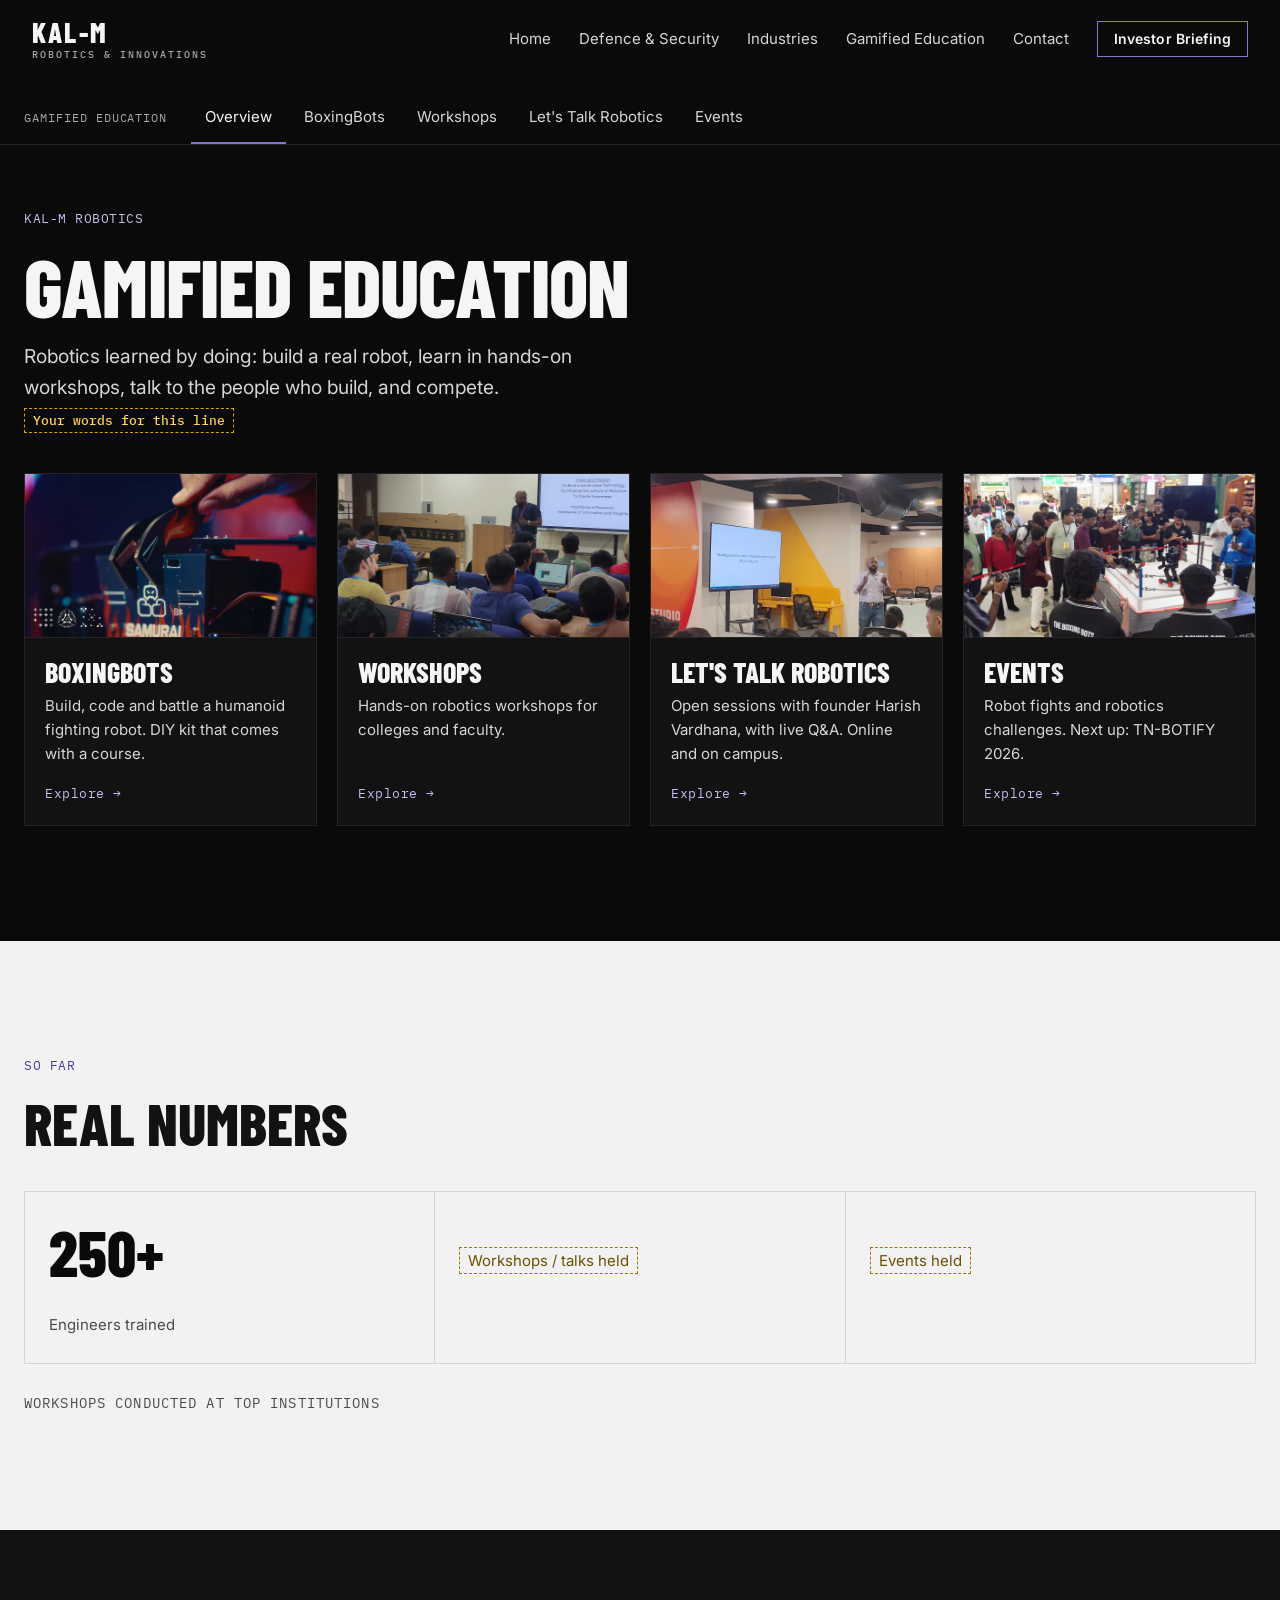
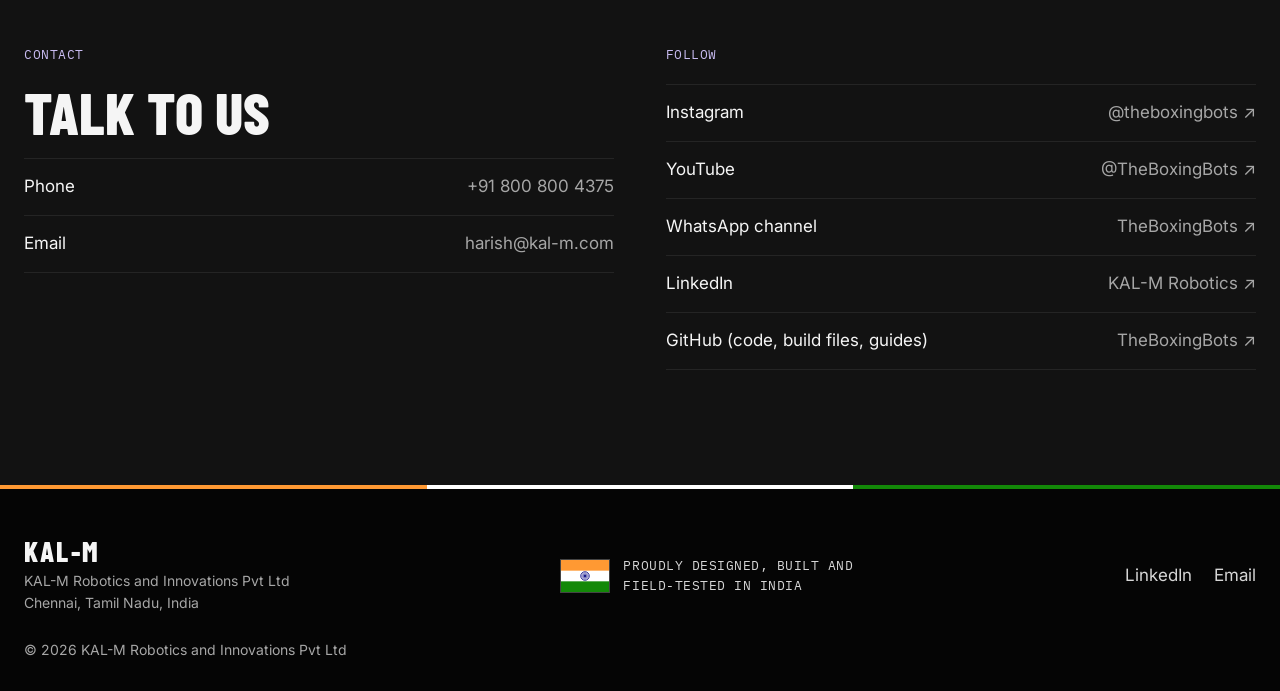
<file: astro/education.html>
<!DOCTYPE html>
<html lang="en">
<head>
<meta name="robots" content="noindex, nofollow">
<meta charset="utf-8">
<meta name="viewport" content="width=device-width, initial-scale=1">
<title>Gamified Education | KAL-M Robotics</title>
<meta name="description" content="Gamified robotics education by KAL-M Robotics: BoxingBot kits, hands-on workshops, Let's Talk Robotics sessions and competitions. Chennai, India.">
<meta name="referrer" content="strict-origin-when-cross-origin">
<meta property="og:title" content="Gamified Education | KAL-M Robotics">
<meta property="og:description" content="Gamified robotics education by KAL-M Robotics: BoxingBot kits, hands-on workshops, Let's Talk Robotics sessions and competitions. Chennai, India.">
<meta property="og:type" content="website">
<meta property="og:url" content="https://kal-m.com/education">
<link rel="canonical" href="https://kal-m.com/education">
<link rel="preconnect" href="https://fonts.googleapis.com">
<link rel="preconnect" href="https://fonts.gstatic.com" crossorigin>
<link rel="stylesheet" href="https://fonts.googleapis.com/css2?family=Barlow+Condensed:wght@500;600;700;800&family=IBM+Plex+Mono:wght@400;500&family=Inter:wght@400;500;600&display=swap">
<link rel="icon" href="favicon.svg" type="image/svg+xml">
<link rel="stylesheet" href="styles.css?v=10">
<script src="main.js?v=8" defer></script>

</head>
<body>

<!-- NAV -->
<header class="nav" id="nav">
  <a class="brand" href="./" aria-label="KAL-M home">
    <span class="brand-mark">KAL-M</span>
    <span class="brand-sub">Robotics &amp; Innovations</span>
  </a>
  <nav class="nav-links" id="navLinks" aria-label="Main">
    <a href="./">Home</a>
    <a href="defence">Defence &amp; Security</a><a href="industries">Industries</a><a href="education" aria-current="page">Gamified Education</a>
    <a href="defence#contact">Contact</a>
    <a class="btn btn-sm js-brief" href="#briefing" id="briefOpen">Investor Briefing</a>
  </nav>
  <button class="nav-toggle" id="navToggle" aria-label="Open menu" aria-expanded="false"><span></span><span></span></button>
</header>

<main id="top">

<nav class="edu-subnav" aria-label="Gamified Education">
  <div class="wrap edu-subnav-row">
    <span class="mono edu-subnav-label">Gamified Education</span>
    <ul>
      <li><a href="education" aria-current="page">Overview</a></li><li><a href="education/boxingbots">BoxingBots</a></li><li><a href="education/workshops">Workshops</a></li><li><a href="education/lets-talk-robotics">Let&#39;s Talk Robotics</a></li><li><a href="education/events">Events</a></li>
    </ul>
  </div>
</nav>


<section class="edu-sec hub-top" aria-labelledby="hubTitle">
  <div class="wrap">
    <div class="edu-head">
      <p class="eyebrow mono">KAL-M Robotics</p>
      <h1 class="hero-title hub-title" id="hubTitle">Gamified Education</h1>
      <p class="edu-lead">Robotics learned by doing: build a real robot, learn in hands-on workshops, talk to the people who build, and compete. <span class="todo">Your words for this line</span></p>
    </div>
    <div class="hub-cards">
      <a class="hub-card" href="education/boxingbots">
          <img src="assets/img/tbb-bot.webp" alt="BoxingBot 'Samurai' with its team" width="1280" height="720" loading="lazy">
          <div class="hub-card-body">
            <h2>BoxingBots</h2>
            <p>Build, code and battle a humanoid fighting robot. DIY kit that comes with a course.</p>
            <span class="mono hub-go">Explore →</span>
          </div>
        </a><a class="hub-card" href="education/workshops">
          <img src="assets/img/edu/card-workshop.webp" alt="Students with laptops at a KAL-M workshop" width="1280" height="720" loading="lazy">
          <div class="hub-card-body">
            <h2>Workshops</h2>
            <p>Hands-on robotics workshops for colleges and faculty.</p>
            <span class="mono hub-go">Explore →</span>
          </div>
        </a><a class="hub-card" href="education/lets-talk-robotics">
          <img src="assets/img/edu/card-talk.webp" alt="Harish Vardhana asking students: would you trust a robot to make decisions for you?" width="1280" height="720" loading="lazy">
          <div class="hub-card-body">
            <h2>Let&#39;s Talk Robotics</h2>
            <p>Open sessions with founder Harish Vardhana, with live Q&amp;A. Online and on campus.</p>
            <span class="mono hub-go">Explore →</span>
          </div>
        </a><a class="hub-card" href="education/events">
          <img src="assets/img/edu/card-events.webp" alt="Crowd around the BoxingBots arena at the championship" width="1280" height="720" loading="lazy">
          <div class="hub-card-body">
            <h2>Events</h2>
            <p>Robot fights and robotics challenges. Next up: TN-BOTIFY 2026.</p>
            <span class="mono hub-go">Explore →</span>
          </div>
        </a>
    </div>
  </div>
</section>


<section class="edu-sec dossier" id="proof" aria-labelledby="proofTitle">
  <div class="wrap">
    <div class="edu-head">
      <p class="eyebrow mono">So far</p>
      <h2 class="h2" id="proofTitle">Real numbers</h2>
    </div>
    <div class="nums">
      <div class="num"><b>250+</b><span>Engineers trained</span></div>
      <div class="num"><span class="todo">Workshops / talks held</span></div>
      <div class="num"><span class="todo">Events held</span></div>
    </div>
    <p class="college-line mono">Workshops conducted at top institutions</p>
  </div>
</section>

<section class="edu-sec alt" id="contact" aria-labelledby="contactTitle">
  <div class="wrap edu-split top">
    <div>
      <p class="eyebrow mono">Contact</p>
      <h2 class="h2" id="contactTitle">Talk to us</h2>
      <ul class="links-list">
        <li><a href="tel:+918008004375"><span>Phone</span><span class="muted">+91 800 800 4375</span></a></li>
        <li><a href="mailto:harish@kal-m.com"><span>Email</span><span class="muted">harish@kal-m.com</span></a></li>
      </ul>
    </div>
    <div>
      <p class="eyebrow mono">Follow</p>
      <ul class="links-list">
        <li><a href="https://www.instagram.com/theboxingbots/" target="_blank" rel="noopener"><span>Instagram</span><span class="muted">@theboxingbots ↗</span></a></li><li><a href="https://www.youtube.com/@TheBoxingBots" target="_blank" rel="noopener"><span>YouTube</span><span class="muted">@TheBoxingBots ↗</span></a></li><li><a href="https://whatsapp.com/channel/0029VbCXFMHBA1es3mynvg25" target="_blank" rel="noopener"><span>WhatsApp channel</span><span class="muted">TheBoxingBots ↗</span></a></li><li><a href="https://www.linkedin.com/company/kal-m-robotics-and-innovations" target="_blank" rel="noopener"><span>LinkedIn</span><span class="muted">KAL-M Robotics ↗</span></a></li><li><a href="https://github.com/TheBoxingBots/TheBoxingbots" target="_blank" rel="noopener"><span>GitHub (code, build files, guides)</span><span class="muted">TheBoxingBots ↗</span></a></li>
      </ul>
    </div>
  </div>
</section>


</main>

<footer class="footer">
  <div class="tricolour" aria-hidden="true"><i></i><i></i><i></i></div>
  <div class="wrap foot">
    <div>
      <span class="brand-mark">KAL-M</span>
      <p class="muted small">KAL-M Robotics and Innovations Pvt Ltd<br>Chennai, Tamil Nadu, India</p>
    </div>
    <p class="made mono"><svg class="flag" viewBox="0 0 30 20" aria-hidden="true"><rect width="30" height="20" fill="#fff"></rect><rect width="30" height="6.67" fill="#FF9933"></rect><rect y="13.33" width="30" height="6.67" fill="#138808"></rect><circle cx="15" cy="10" r="2.7" fill="none" stroke="#000080" stroke-width=".45"></circle><g stroke="#000080" stroke-width=".2"><line x1="12.40" y1="10.00" x2="17.60" y2="10.00"></line><line x1="12.49" y1="9.33" x2="17.51" y2="10.67"></line><line x1="12.75" y1="8.70" x2="17.25" y2="11.30"></line><line x1="13.16" y1="8.16" x2="16.84" y2="11.84"></line><line x1="13.70" y1="7.75" x2="16.30" y2="12.25"></line><line x1="14.33" y1="7.49" x2="15.67" y2="12.51"></line><line x1="15.00" y1="7.40" x2="15.00" y2="12.60"></line><line x1="15.67" y1="7.49" x2="14.33" y2="12.51"></line><line x1="16.30" y1="7.75" x2="13.70" y2="12.25"></line><line x1="16.84" y1="8.16" x2="13.16" y2="11.84"></line><line x1="17.25" y1="8.70" x2="12.75" y2="11.30"></line><line x1="17.51" y1="9.33" x2="12.49" y2="10.67"></line></g></svg><span>Proudly designed, built and<br>field-tested in India</span></p>
    <div class="foot-links">
      <a href="https://www.linkedin.com/company/kal-m-robotics-and-innovations" rel="noopener noreferrer" target="_blank">LinkedIn</a>
      <a href="mailto:harish@kal-m.com">Email</a>
    </div>
  </div>
  <p class="wrap small muted copy">© 2026 KAL-M Robotics and Innovations Pvt Ltd</p>
</footer>

<!-- INVESTOR BRIEFING -->
<div class="brief dossier" id="brief" role="dialog" aria-modal="true" aria-labelledby="briefTitle" hidden>
  <div class="brief-inner">
    <header class="brief-head">
      <p class="mono">INVESTOR BRIEFING · KAL-M ROBOTICS AND INNOVATIONS PVT LTD · OCT 2026</p>
      <button class="brief-close" id="briefClose" aria-label="Close briefing">✕</button>
    </header>
    <h2 class="h2" id="briefTitle">Modular autonomous ground robots.<br>Field-proven in India.</h2>
    <div class="brief-grid">
      <section class="bcell bcell-wide">
        <h3 class="mono">TRACTION</h3>
        <div class="bstats">
          <div><b>₹27L+</b><span>Grants secured</span></div>
          <div><b>₹2–25 Cr</b><span>Defence pipeline</span></div>
          <div><b>20+</b><span>Field iterations with the Army</span></div>
          <div><b>12,000 ft</b><span>Altitude tested</span></div>
          <div><b>3</b><span>Patents (GPS-denied nav)</span></div>
          <div><b>Since 2020</b><span>Building UGVs</span></div>
        </div>
      </section>
      <section class="bcell">
        <h3 class="mono">WHAT WE BUILD</h3>
        <p>One tracked base platform with swappable mission modules (surveillance, anti-tank, cargo), running by remote or autonomously, configured and built to order.</p>
      </section>
      <section class="bcell">
        <h3 class="mono">FIELD PROOF</h3>
        <ul>
          <li>May 2025: 12,000 ft, 6°C, 150 kg payload, 30° climb</li>
          <li>Nov 2025: CDIIC Defence Conclave (BEML · DGQA · MoD)</li>
          <li>Mar 2026: Two days with the NSG</li>
          <li>Oct 2025: 3D-printed kamikaze land drone tested</li>
          <li>Nov–Dec 2025: 20-day forward deployment, unit handed over</li>
        </ul>
      </section>
      <section class="bcell">
        <h3 class="mono">WHY WE WIN</h3>
        <ul>
          <li>Built alongside the forces, redesigned overnight</li>
          <li>3D-printed structure: fast repair, no tooling</li>
          <li>One platform, many missions: lower cost</li>
        </ul>
      </section>
      <section class="bcell">
        <h3 class="mono">PARTNERS &amp; BACKERS</h3>
        <p>Rudram Dynamics (strategic defence partner) · FORGE · TANCAM · TIDCO · Dassault Systèmes CoE</p>
      </section>
      <section class="bcell">
        <h3 class="mono">TEAM</h3>
        <p><b>Harish Vardhana</b>, Founder &amp; Director: 8+ yrs robotics &amp; AI, built the Chennai Police RobotCop.<br>250+ engineers trained: in-house hiring pipeline.</p>
      </section>
      <section class="bcell bcell-ask">
        <h3 class="mono">THE ASK</h3>
        <p class="pending">Round size and use of funds: to be added</p>
      </section>
    </div>
    <div class="brief-cta">
      <a class="btn" href="mailto:harish@kal-m.com?subject=Investor%20Briefing%20-%20KAL-M">Email the founder</a>
      <span class="btn btn-ghost is-disabled" aria-disabled="true">Pitch deck (PDF) · pending</span>
    </div>
  </div>
</div>

</body>
</html>
</file>
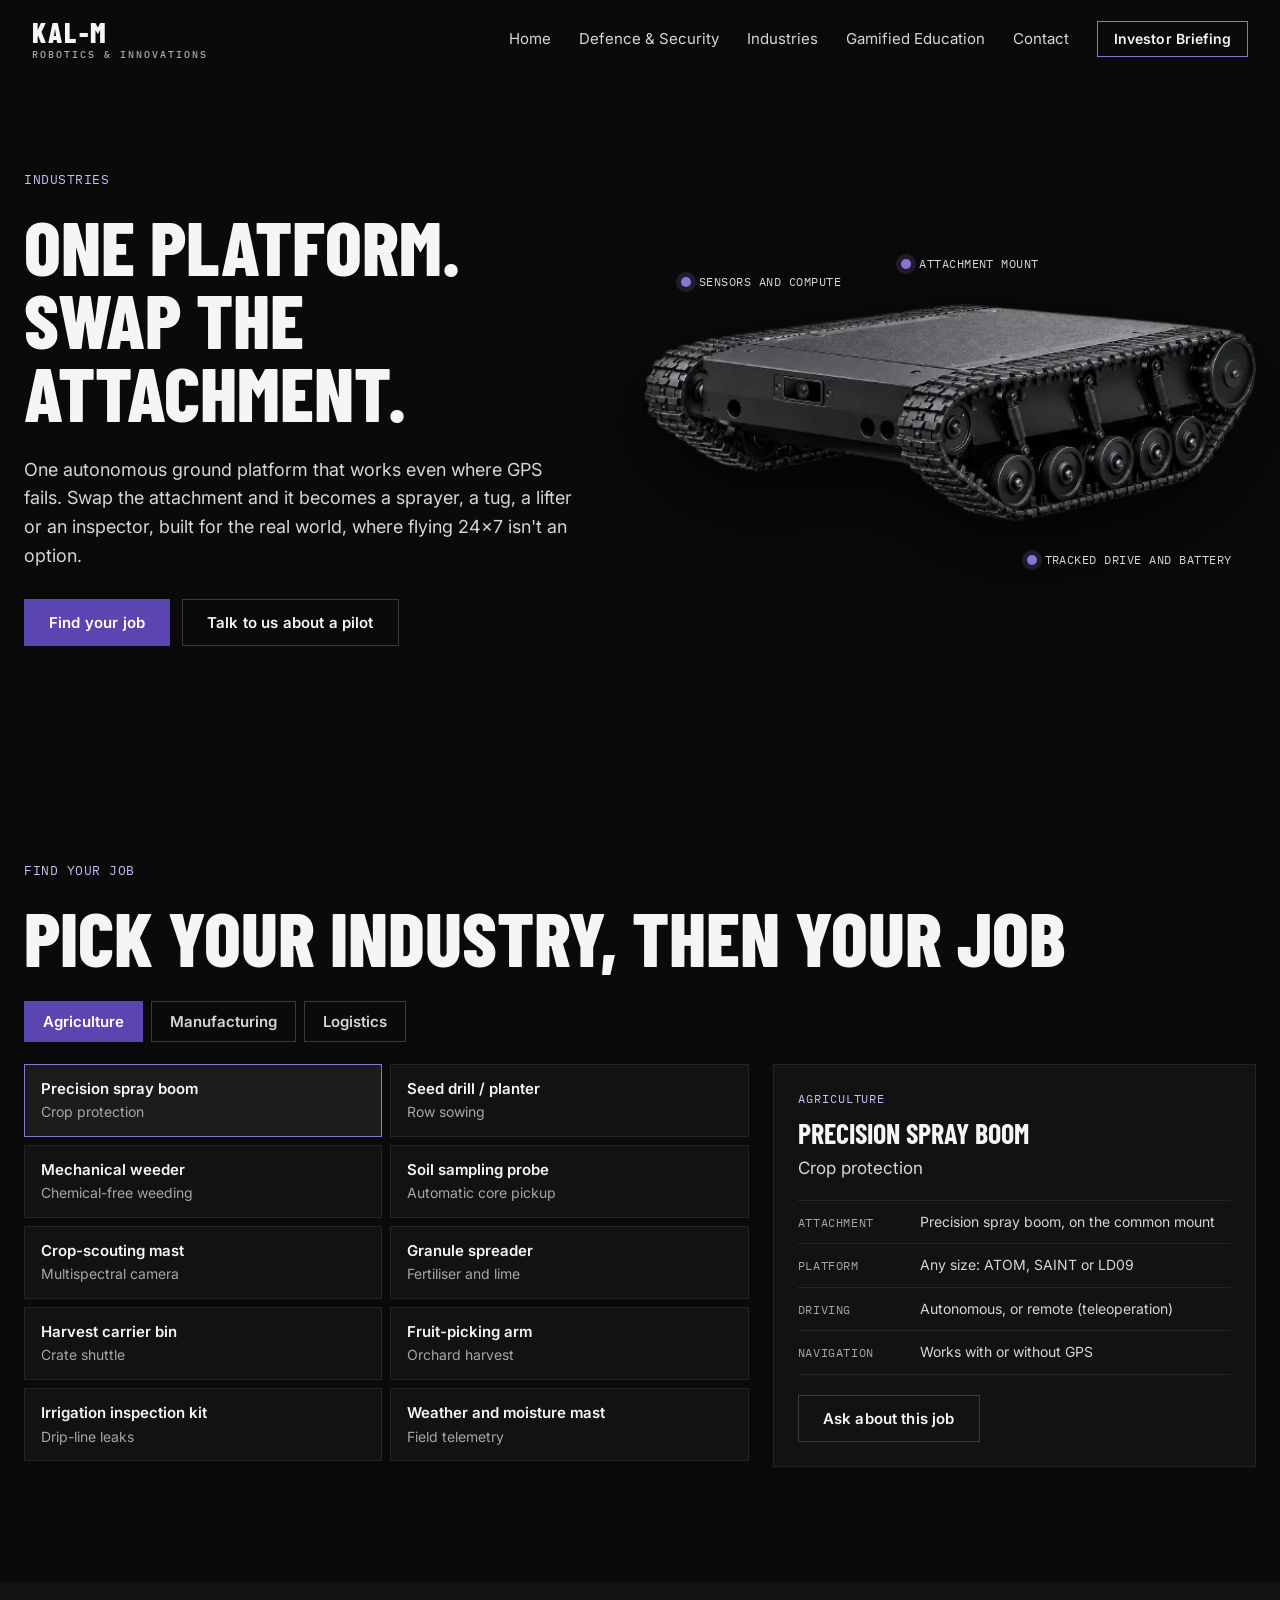
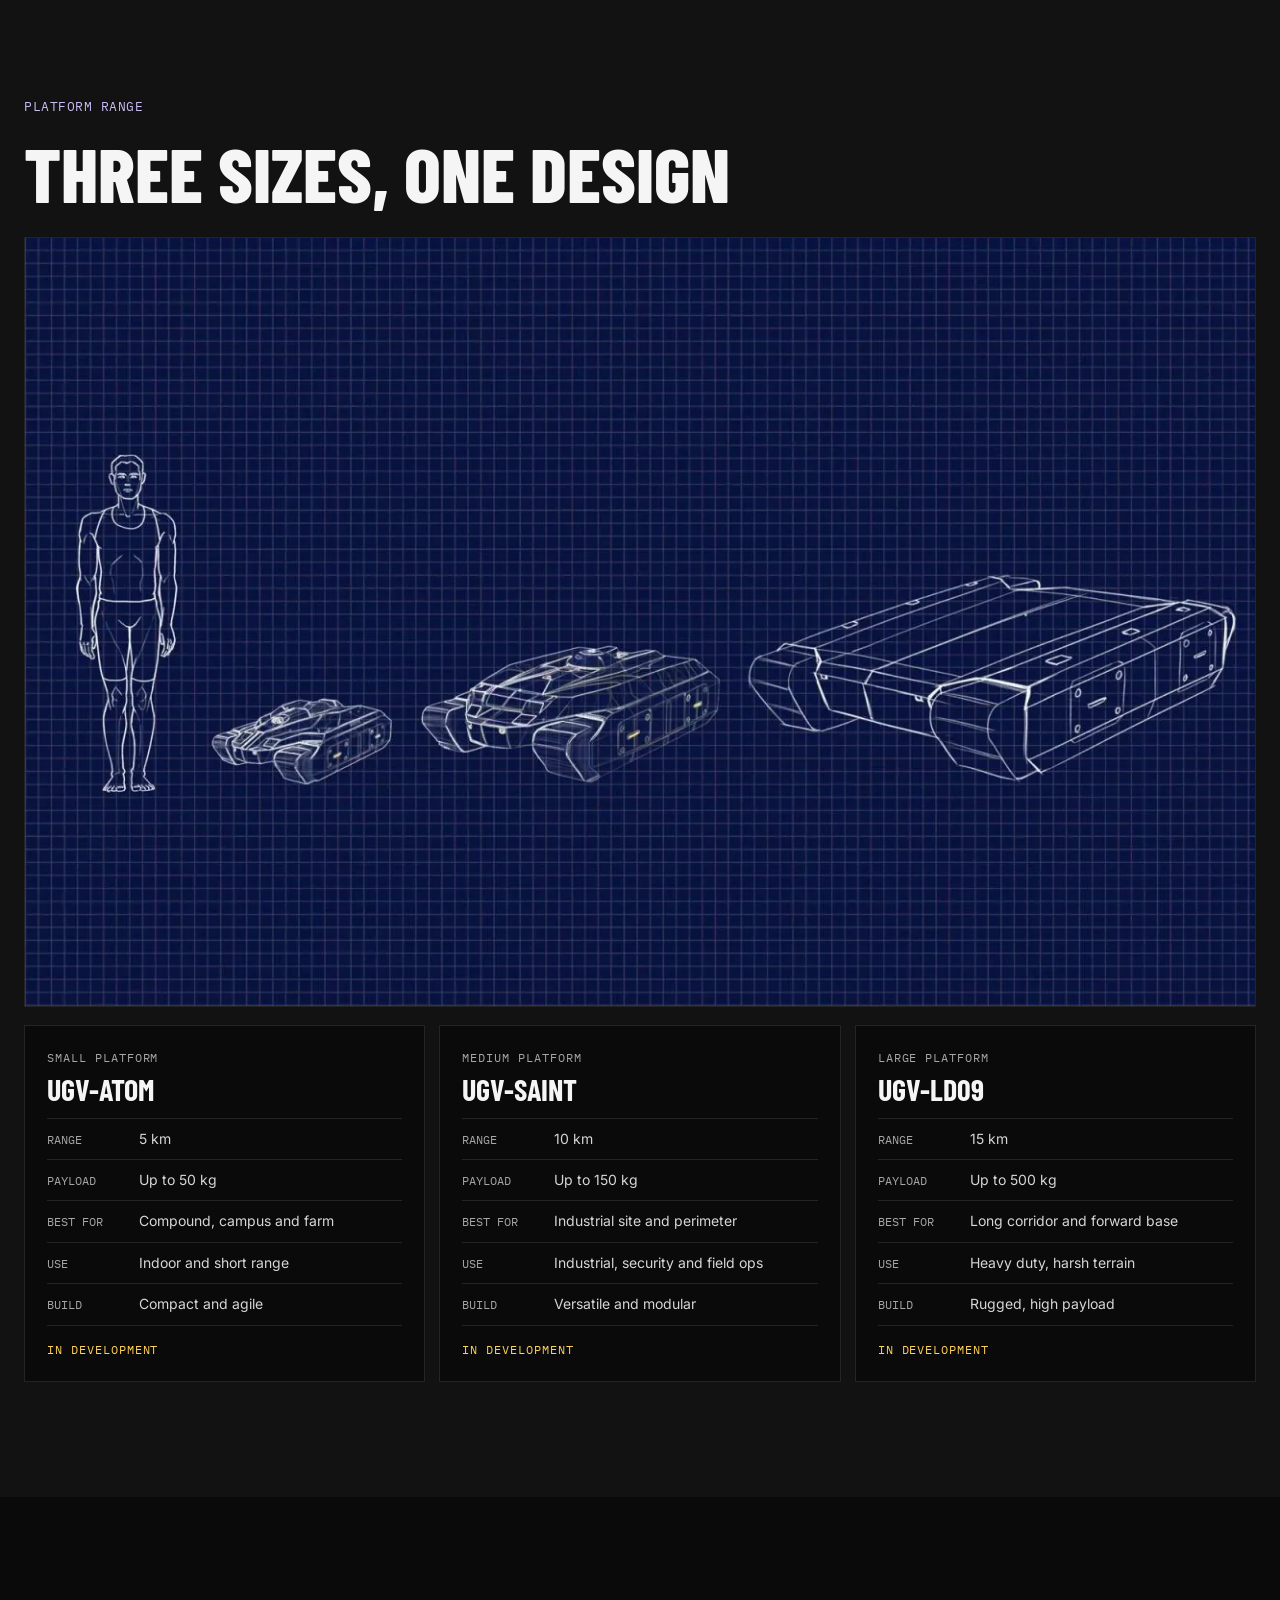
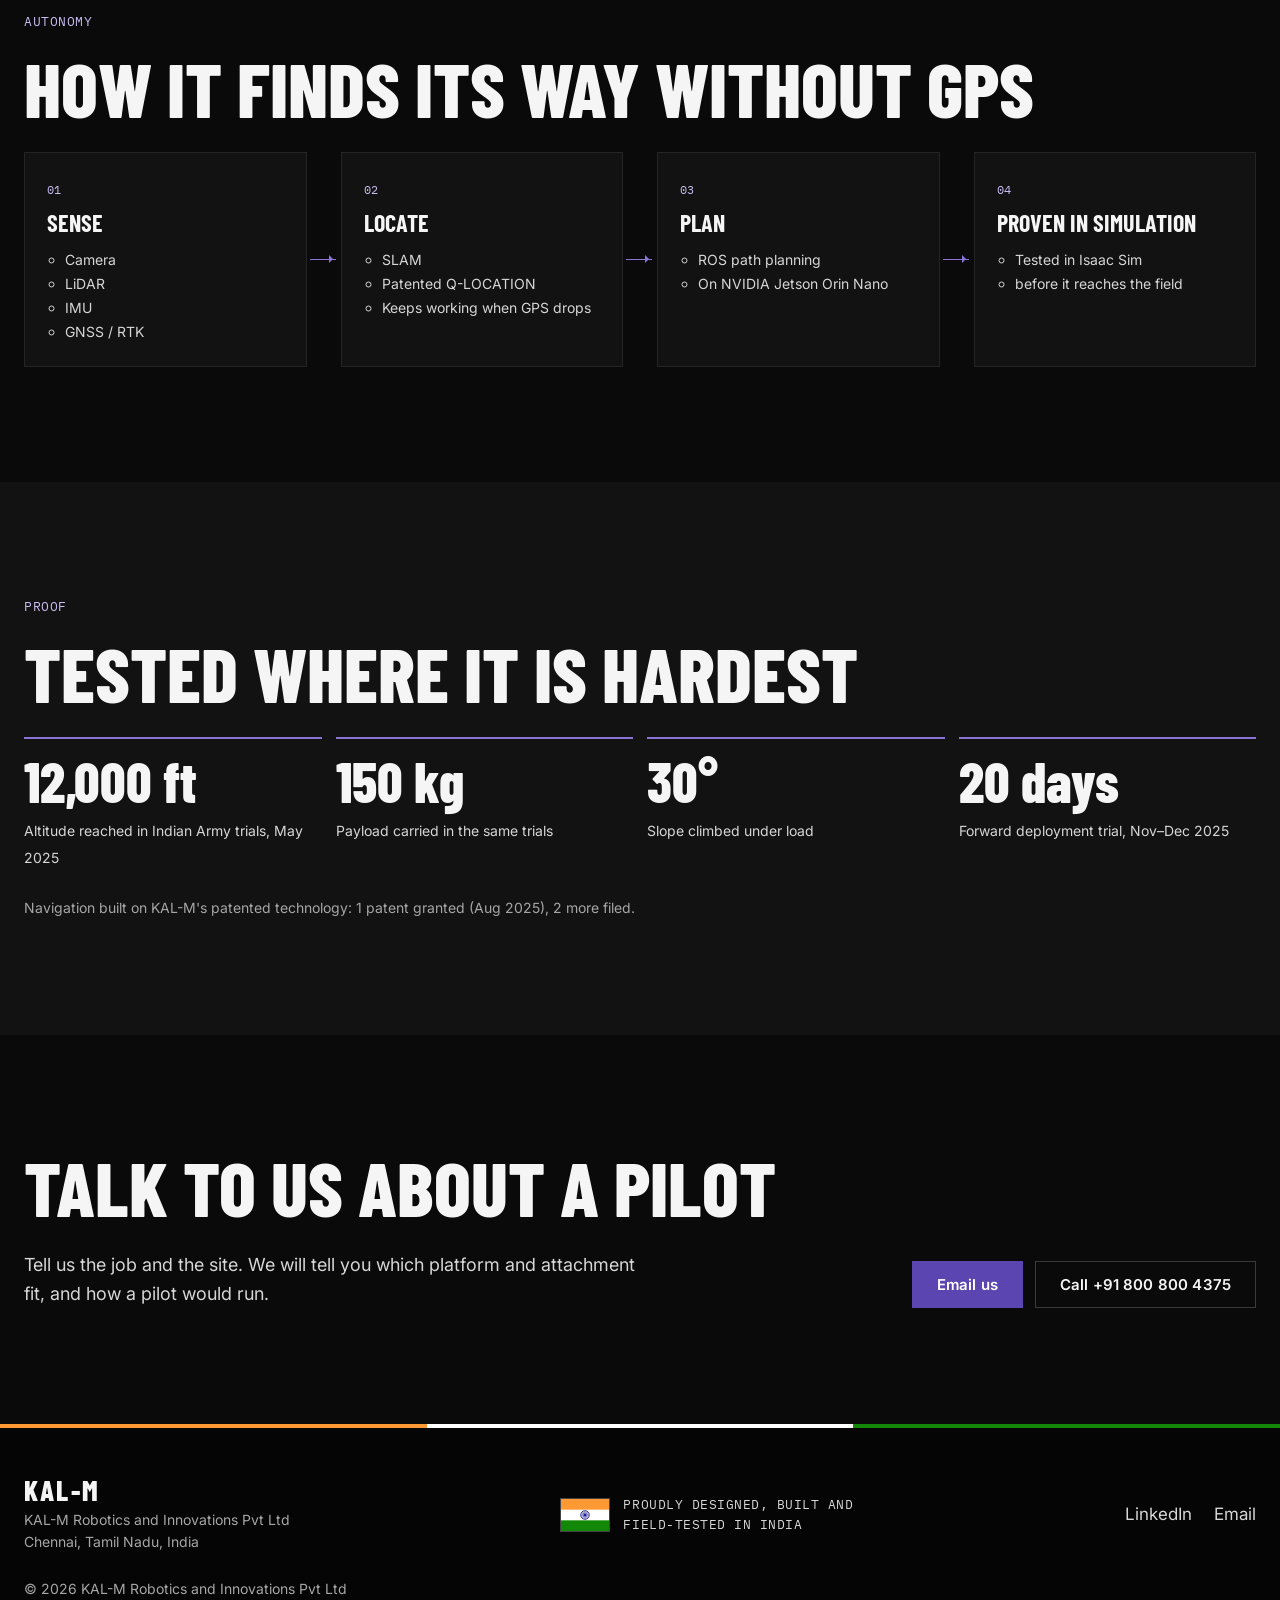
<file: astro/industries.html>
<!DOCTYPE html>
<html lang="en">
<head>
<meta name="robots" content="noindex, nofollow">
<meta charset="utf-8">
<meta name="viewport" content="width=device-width, initial-scale=1">
<title>Industries | KAL-M Robotics</title>
<meta name="description" content="One autonomous ground platform for agriculture, manufacturing and logistics: swap the attachment, keep the robot.">
<meta name="referrer" content="strict-origin-when-cross-origin">
<meta property="og:title" content="Industries | KAL-M Robotics">
<meta property="og:description" content="One autonomous ground platform for agriculture, manufacturing and logistics: swap the attachment, keep the robot.">
<meta property="og:type" content="website">
<meta property="og:url" content="https://kal-m.com/industries">
<link rel="canonical" href="https://kal-m.com/industries">
<link rel="preconnect" href="https://fonts.googleapis.com">
<link rel="preconnect" href="https://fonts.gstatic.com" crossorigin>
<link rel="stylesheet" href="https://fonts.googleapis.com/css2?family=Barlow+Condensed:wght@500;600;700;800&family=IBM+Plex+Mono:wght@400;500&family=Inter:wght@400;500;600&display=swap">
<link rel="icon" href="favicon.svg" type="image/svg+xml">
<link rel="stylesheet" href="styles.css?v=10">
<script src="main.js?v=8" defer></script>

</head>
<body>

<!-- NAV -->
<header class="nav" id="nav">
  <a class="brand" href="./" aria-label="KAL-M home">
    <span class="brand-mark">KAL-M</span>
    <span class="brand-sub">Robotics &amp; Innovations</span>
  </a>
  <nav class="nav-links" id="navLinks" aria-label="Main">
    <a href="./">Home</a>
    <a href="defence">Defence &amp; Security</a><a href="industries" aria-current="page">Industries</a><a href="education">Gamified Education</a>
    <a href="defence#contact">Contact</a>
    <a class="btn btn-sm js-brief" href="#briefing" id="briefOpen">Investor Briefing</a>
  </nav>
  <button class="nav-toggle" id="navToggle" aria-label="Open menu" aria-expanded="false"><span></span><span></span></button>
</header>

<main id="top">



<section class="ind-hero">
  <div class="wrap ind-hero-grid">
    <div>
      <p class="eyebrow mono">Industries</p>
      <h1 class="h2">One platform.<br>Swap the attachment.</h1>
      <p class="ind-lead">One autonomous ground platform that works even where GPS fails. Swap the attachment and it becomes a sprayer, a tug, a lifter or an inspector, built for the real world, where flying 24x7 isn't an option.</p>
      <div class="ind-actions"><a class="btn" href="#find">Find your job</a><a class="btn btn-ghost" href="#pilot">Talk to us about a pilot</a></div>
    </div>
    <figure class="ind-base">
      <img src="assets/img/v-base.webp" alt="KAL-M tracked UGV base platform" width="595" height="211">
      <span class="ind-mount m1"><i></i>Attachment mount</span>
      <span class="ind-mount m2"><i></i>Sensors and compute</span>
      <span class="ind-mount m3"><i></i>Tracked drive and battery</span>
    </figure>
  </div>
</section>


<section class="ind-sec" id="find" aria-labelledby="findTitle">
  <div class="wrap">
    <p class="eyebrow mono">Find your job</p>
    <h2 class="h2" id="findTitle">Pick your industry, then your job</h2>
    <div class="ind-find" id="indFind">
      <div class="ind-tabs" role="tablist" aria-label="Industry">
        <button type="button" role="tab" class="ind-tab" data-ind="agri" aria-selected="true">Agriculture</button><button type="button" role="tab" class="ind-tab" data-ind="mfg" aria-selected="false">Manufacturing</button><button type="button" role="tab" class="ind-tab" data-ind="log" aria-selected="false">Logistics</button>
      </div>
      <div class="ind-body">
        <div class="ind-panel" data-ind="agri">
            <h3 class="ind-panel-name">Agriculture</h3>
            <ul class="ind-jobs">
              <li><button type="button" class="ind-job" data-job="Precision spray boom" data-what="Crop protection" data-ind-name="Agriculture" aria-pressed="true">
                  <b>Precision spray boom</b><span>Crop protection</span></button></li><li><button type="button" class="ind-job" data-job="Seed drill / planter" data-what="Row sowing" data-ind-name="Agriculture" aria-pressed="false">
                  <b>Seed drill / planter</b><span>Row sowing</span></button></li><li><button type="button" class="ind-job" data-job="Mechanical weeder" data-what="Chemical-free weeding" data-ind-name="Agriculture" aria-pressed="false">
                  <b>Mechanical weeder</b><span>Chemical-free weeding</span></button></li><li><button type="button" class="ind-job" data-job="Soil sampling probe" data-what="Automatic core pickup" data-ind-name="Agriculture" aria-pressed="false">
                  <b>Soil sampling probe</b><span>Automatic core pickup</span></button></li><li><button type="button" class="ind-job" data-job="Crop-scouting mast" data-what="Multispectral camera" data-ind-name="Agriculture" aria-pressed="false">
                  <b>Crop-scouting mast</b><span>Multispectral camera</span></button></li><li><button type="button" class="ind-job" data-job="Granule spreader" data-what="Fertiliser and lime" data-ind-name="Agriculture" aria-pressed="false">
                  <b>Granule spreader</b><span>Fertiliser and lime</span></button></li><li><button type="button" class="ind-job" data-job="Harvest carrier bin" data-what="Crate shuttle" data-ind-name="Agriculture" aria-pressed="false">
                  <b>Harvest carrier bin</b><span>Crate shuttle</span></button></li><li><button type="button" class="ind-job" data-job="Fruit-picking arm" data-what="Orchard harvest" data-ind-name="Agriculture" aria-pressed="false">
                  <b>Fruit-picking arm</b><span>Orchard harvest</span></button></li><li><button type="button" class="ind-job" data-job="Irrigation inspection kit" data-what="Drip-line leaks" data-ind-name="Agriculture" aria-pressed="false">
                  <b>Irrigation inspection kit</b><span>Drip-line leaks</span></button></li><li><button type="button" class="ind-job" data-job="Weather and moisture mast" data-what="Field telemetry" data-ind-name="Agriculture" aria-pressed="false">
                  <b>Weather and moisture mast</b><span>Field telemetry</span></button></li>
            </ul>
          </div><div class="ind-panel" data-ind="mfg" hidden>
            <h3 class="ind-panel-name">Manufacturing</h3>
            <ul class="ind-jobs">
              <li><button type="button" class="ind-job" data-job="Tow hitch tug" data-what="Trolley and cart train" data-ind-name="Manufacturing" aria-pressed="false">
                  <b>Tow hitch tug</b><span>Trolley and cart train</span></button></li><li><button type="button" class="ind-job" data-job="Roller conveyor deck" data-what="Line-to-line transfer" data-ind-name="Manufacturing" aria-pressed="false">
                  <b>Roller conveyor deck</b><span>Line-to-line transfer</span></button></li><li><button type="button" class="ind-job" data-job="Pallet fork lift" data-what="Stores to line feed" data-ind-name="Manufacturing" aria-pressed="false">
                  <b>Pallet fork lift</b><span>Stores to line feed</span></button></li><li><button type="button" class="ind-job" data-job="Machine-tending arm" data-what="Load and unload" data-ind-name="Manufacturing" aria-pressed="false">
                  <b>Machine-tending arm</b><span>Load and unload</span></button></li><li><button type="button" class="ind-job" data-job="Thermal inspection mast" data-what="Motor and panel heat" data-ind-name="Manufacturing" aria-pressed="false">
                  <b>Thermal inspection mast</b><span>Motor and panel heat</span></button></li><li><button type="button" class="ind-job" data-job="Gas and air-quality kit" data-what="Safety rounds" data-ind-name="Manufacturing" aria-pressed="false">
                  <b>Gas and air-quality kit</b><span>Safety rounds</span></button></li><li><button type="button" class="ind-job" data-job="RFID inventory scanner" data-what="Yard and stores audit" data-ind-name="Manufacturing" aria-pressed="false">
                  <b>RFID inventory scanner</b><span>Yard and stores audit</span></button></li><li><button type="button" class="ind-job" data-job="Quality camera gantry" data-what="In-line visual checks" data-ind-name="Manufacturing" aria-pressed="false">
                  <b>Quality camera gantry</b><span>In-line visual checks</span></button></li><li><button type="button" class="ind-job" data-job="Sweeper / scrubber deck" data-what="Floor and yard cleaning" data-ind-name="Manufacturing" aria-pressed="false">
                  <b>Sweeper / scrubber deck</b><span>Floor and yard cleaning</span></button></li><li><button type="button" class="ind-job" data-job="UV disinfection module" data-what="Cleanroom upkeep" data-ind-name="Manufacturing" aria-pressed="false">
                  <b>UV disinfection module</b><span>Cleanroom upkeep</span></button></li>
            </ul>
          </div><div class="ind-panel" data-ind="log" hidden>
            <h3 class="ind-panel-name">Logistics</h3>
            <ul class="ind-jobs">
              <li><button type="button" class="ind-job" data-job="Lockable parcel box" data-what="Last-mile delivery" data-ind-name="Logistics" aria-pressed="false">
                  <b>Lockable parcel box</b><span>Last-mile delivery</span></button></li><li><button type="button" class="ind-job" data-job="Cold-chain cargo box" data-what="Insulated, temperature-logged" data-ind-name="Logistics" aria-pressed="false">
                  <b>Cold-chain cargo box</b><span>Insulated, temperature-logged</span></button></li><li><button type="button" class="ind-job" data-job="Pallet fork lift" data-what="Yard and dock moves" data-ind-name="Logistics" aria-pressed="false">
                  <b>Pallet fork lift</b><span>Yard and dock moves</span></button></li><li><button type="button" class="ind-job" data-job="Trailer tow hitch" data-what="Cart and trailer trains" data-ind-name="Logistics" aria-pressed="false">
                  <b>Trailer tow hitch</b><span>Cart and trailer trains</span></button></li><li><button type="button" class="ind-job" data-job="Roller deck" data-what="Cross-dock transfer" data-ind-name="Logistics" aria-pressed="false">
                  <b>Roller deck</b><span>Cross-dock transfer</span></button></li><li><button type="button" class="ind-job" data-job="Barcode / RFID mast" data-what="Live stock count" data-ind-name="Logistics" aria-pressed="false">
                  <b>Barcode / RFID mast</b><span>Live stock count</span></button></li><li><button type="button" class="ind-job" data-job="Container seal camera" data-what="Gate inspection" data-ind-name="Logistics" aria-pressed="false">
                  <b>Container seal camera</b><span>Gate inspection</span></button></li><li><button type="button" class="ind-job" data-job="Under-vehicle camera" data-what="Truck check-in" data-ind-name="Logistics" aria-pressed="false">
                  <b>Under-vehicle camera</b><span>Truck check-in</span></button></li><li><button type="button" class="ind-job" data-job="Drone landing pad" data-what="Air-ground handoff" data-ind-name="Logistics" aria-pressed="false">
                  <b>Drone landing pad</b><span>Air-ground handoff</span></button></li><li><button type="button" class="ind-job" data-job="Handoff touchscreen kiosk" data-what="Proof of delivery" data-ind-name="Logistics" aria-pressed="false">
                  <b>Handoff touchscreen kiosk</b><span>Proof of delivery</span></button></li>
            </ul>
          </div>
        <aside class="ind-detail" aria-live="polite">
          <p class="mono ind-d-ind">Agriculture</p>
          <h3 class="ind-d-job">Precision spray boom</h3>
          <p class="ind-d-what">Crop protection</p>
          <dl class="ind-d-list">
            <div><dt>Attachment</dt><dd class="ind-d-att">Precision spray boom, on the common mount</dd></div>
            <div><dt>Platform</dt><dd>Any size: ATOM, SAINT or LD09</dd></div>
            <div><dt>Driving</dt><dd>Autonomous, or remote (teleoperation)</dd></div>
            <div><dt>Navigation</dt><dd>Works with or without GPS</dd></div>
          </dl>
          <a class="btn btn-ghost ind-d-ask" href="mailto:harish@kal-m.com?subject=Industries%3A%20Precision%20spray%20boom">Ask about this job</a>
        </aside>
      </div>
    </div>
  </div>
</section>


<section class="ind-sec alt" aria-labelledby="rangeTitle">
  <div class="wrap">
    <p class="eyebrow mono">Platform range</p>
    <h2 class="h2" id="rangeTitle">Three sizes, one design</h2>
    <img class="ind-sizes" src="assets/img/sizes.webp" alt="Small, medium and large KAL-M platforms next to a person, blueprint style" width="1280" height="800" loading="lazy">
    <div class="ind-plats">
      <article class="ind-plat">
          <p class="mono ind-plat-size">Small platform</p>
          <h3>UGV-ATOM</h3>
          <dl>
            <div><dt>Range</dt><dd>5 km</dd></div>
            <div><dt>Payload</dt><dd>Up to 50 kg</dd></div>
            <div><dt>Best for</dt><dd>Compound, campus and farm</dd></div>
            <div><dt>Use</dt><dd>Indoor and short range</dd></div>
            <div><dt>Build</dt><dd>Compact and agile</dd></div>
          </dl>
          <p class="mono ind-status">In development</p>
        </article><article class="ind-plat">
          <p class="mono ind-plat-size">Medium platform</p>
          <h3>UGV-SAINT</h3>
          <dl>
            <div><dt>Range</dt><dd>10 km</dd></div>
            <div><dt>Payload</dt><dd>Up to 150 kg</dd></div>
            <div><dt>Best for</dt><dd>Industrial site and perimeter</dd></div>
            <div><dt>Use</dt><dd>Industrial, security and field ops</dd></div>
            <div><dt>Build</dt><dd>Versatile and modular</dd></div>
          </dl>
          <p class="mono ind-status">In development</p>
        </article><article class="ind-plat">
          <p class="mono ind-plat-size">Large platform</p>
          <h3>UGV-LD09</h3>
          <dl>
            <div><dt>Range</dt><dd>15 km</dd></div>
            <div><dt>Payload</dt><dd>Up to 500 kg</dd></div>
            <div><dt>Best for</dt><dd>Long corridor and forward base</dd></div>
            <div><dt>Use</dt><dd>Heavy duty, harsh terrain</dd></div>
            <div><dt>Build</dt><dd>Rugged, high payload</dd></div>
          </dl>
          <p class="mono ind-status">In development</p>
        </article>
    </div>
  </div>
</section>


<section class="ind-sec" aria-labelledby="autoTitle">
  <div class="wrap">
    <p class="eyebrow mono">Autonomy</p>
    <h2 class="h2" id="autoTitle">How it finds its way without GPS</h2>
    <ol class="ind-flow">
      <li class="ind-step"><span class="mono ind-step-n">01</span><h3>Sense</h3><ul><li>Camera</li><li>LiDAR</li><li>IMU</li><li>GNSS / RTK</li></ul></li><li class="ind-step"><span class="mono ind-step-n">02</span><h3>Locate</h3><ul><li>SLAM</li><li>Patented Q-LOCATION</li><li>Keeps working when GPS drops</li></ul></li><li class="ind-step"><span class="mono ind-step-n">03</span><h3>Plan</h3><ul><li>ROS path planning</li><li>On NVIDIA Jetson Orin Nano</li></ul></li><li class="ind-step"><span class="mono ind-step-n">04</span><h3>Proven in simulation</h3><ul><li>Tested in Isaac Sim</li><li>before it reaches the field</li></ul></li>
    </ol>
  </div>
</section>


<section class="ind-sec alt" aria-labelledby="proofTitle">
  <div class="wrap">
    <p class="eyebrow mono">Proof</p>
    <h2 class="h2" id="proofTitle">Tested where it is hardest</h2>
    <div class="ind-proof">
      <div class="ind-num"><b>12,000 ft</b><span>Altitude reached in Indian Army trials, May 2025</span></div><div class="ind-num"><b>150 kg</b><span>Payload carried in the same trials</span></div><div class="ind-num"><b>30°</b><span>Slope climbed under load</span></div><div class="ind-num"><b>20 days</b><span>Forward deployment trial, Nov–Dec 2025</span></div>
    </div>
    <p class="ind-patent">Navigation built on KAL-M's patented technology: 1 patent granted (Aug 2025), 2 more filed.</p>
  </div>
</section>


<section class="ind-sec" id="pilot" aria-labelledby="pilotTitle">
  <div class="wrap ind-pilot">
    <div>
      <h2 class="h2" id="pilotTitle">Talk to us about a pilot</h2>
      <p class="ind-lead">Tell us the job and the site. We will tell you which platform and attachment fit, and how a pilot would run.</p>
    </div>
    <div class="ind-actions"><a class="btn" href="mailto:harish@kal-m.com?subject=Industries%3A%20pilot%20enquiry">Email us</a><a class="btn btn-ghost" href="tel:+918008004375">Call +91 800 800 4375</a></div>
  </div>
</section>


</main>

<footer class="footer">
  <div class="tricolour" aria-hidden="true"><i></i><i></i><i></i></div>
  <div class="wrap foot">
    <div>
      <span class="brand-mark">KAL-M</span>
      <p class="muted small">KAL-M Robotics and Innovations Pvt Ltd<br>Chennai, Tamil Nadu, India</p>
    </div>
    <p class="made mono"><svg class="flag" viewBox="0 0 30 20" aria-hidden="true"><rect width="30" height="20" fill="#fff"></rect><rect width="30" height="6.67" fill="#FF9933"></rect><rect y="13.33" width="30" height="6.67" fill="#138808"></rect><circle cx="15" cy="10" r="2.7" fill="none" stroke="#000080" stroke-width=".45"></circle><g stroke="#000080" stroke-width=".2"><line x1="12.40" y1="10.00" x2="17.60" y2="10.00"></line><line x1="12.49" y1="9.33" x2="17.51" y2="10.67"></line><line x1="12.75" y1="8.70" x2="17.25" y2="11.30"></line><line x1="13.16" y1="8.16" x2="16.84" y2="11.84"></line><line x1="13.70" y1="7.75" x2="16.30" y2="12.25"></line><line x1="14.33" y1="7.49" x2="15.67" y2="12.51"></line><line x1="15.00" y1="7.40" x2="15.00" y2="12.60"></line><line x1="15.67" y1="7.49" x2="14.33" y2="12.51"></line><line x1="16.30" y1="7.75" x2="13.70" y2="12.25"></line><line x1="16.84" y1="8.16" x2="13.16" y2="11.84"></line><line x1="17.25" y1="8.70" x2="12.75" y2="11.30"></line><line x1="17.51" y1="9.33" x2="12.49" y2="10.67"></line></g></svg><span>Proudly designed, built and<br>field-tested in India</span></p>
    <div class="foot-links">
      <a href="https://www.linkedin.com/company/kal-m-robotics-and-innovations" rel="noopener noreferrer" target="_blank">LinkedIn</a>
      <a href="mailto:harish@kal-m.com">Email</a>
    </div>
  </div>
  <p class="wrap small muted copy">© 2026 KAL-M Robotics and Innovations Pvt Ltd</p>
</footer>

<!-- INVESTOR BRIEFING -->
<div class="brief dossier" id="brief" role="dialog" aria-modal="true" aria-labelledby="briefTitle" hidden>
  <div class="brief-inner">
    <header class="brief-head">
      <p class="mono">INVESTOR BRIEFING · KAL-M ROBOTICS AND INNOVATIONS PVT LTD · OCT 2026</p>
      <button class="brief-close" id="briefClose" aria-label="Close briefing">✕</button>
    </header>
    <h2 class="h2" id="briefTitle">Modular autonomous ground robots.<br>Field-proven in India.</h2>
    <div class="brief-grid">
      <section class="bcell bcell-wide">
        <h3 class="mono">TRACTION</h3>
        <div class="bstats">
          <div><b>₹27L+</b><span>Grants secured</span></div>
          <div><b>₹2–25 Cr</b><span>Defence pipeline</span></div>
          <div><b>20+</b><span>Field iterations with the Army</span></div>
          <div><b>12,000 ft</b><span>Altitude tested</span></div>
          <div><b>3</b><span>Patents (GPS-denied nav)</span></div>
          <div><b>Since 2020</b><span>Building UGVs</span></div>
        </div>
      </section>
      <section class="bcell">
        <h3 class="mono">WHAT WE BUILD</h3>
        <p>One tracked base platform with swappable mission modules (surveillance, anti-tank, cargo), running by remote or autonomously, configured and built to order.</p>
      </section>
      <section class="bcell">
        <h3 class="mono">FIELD PROOF</h3>
        <ul>
          <li>May 2025: 12,000 ft, 6°C, 150 kg payload, 30° climb</li>
          <li>Nov 2025: CDIIC Defence Conclave (BEML · DGQA · MoD)</li>
          <li>Mar 2026: Two days with the NSG</li>
          <li>Oct 2025: 3D-printed kamikaze land drone tested</li>
          <li>Nov–Dec 2025: 20-day forward deployment, unit handed over</li>
        </ul>
      </section>
      <section class="bcell">
        <h3 class="mono">WHY WE WIN</h3>
        <ul>
          <li>Built alongside the forces, redesigned overnight</li>
          <li>3D-printed structure: fast repair, no tooling</li>
          <li>One platform, many missions: lower cost</li>
        </ul>
      </section>
      <section class="bcell">
        <h3 class="mono">PARTNERS &amp; BACKERS</h3>
        <p>Rudram Dynamics (strategic defence partner) · FORGE · TANCAM · TIDCO · Dassault Systèmes CoE</p>
      </section>
      <section class="bcell">
        <h3 class="mono">TEAM</h3>
        <p><b>Harish Vardhana</b>, Founder &amp; Director: 8+ yrs robotics &amp; AI, built the Chennai Police RobotCop.<br>250+ engineers trained: in-house hiring pipeline.</p>
      </section>
      <section class="bcell bcell-ask">
        <h3 class="mono">THE ASK</h3>
        <p class="pending">Round size and use of funds: to be added</p>
      </section>
    </div>
    <div class="brief-cta">
      <a class="btn" href="mailto:harish@kal-m.com?subject=Investor%20Briefing%20-%20KAL-M">Email the founder</a>
      <span class="btn btn-ghost is-disabled" aria-disabled="true">Pitch deck (PDF) · pending</span>
    </div>
  </div>
</div>

</body>
</html>
</file>
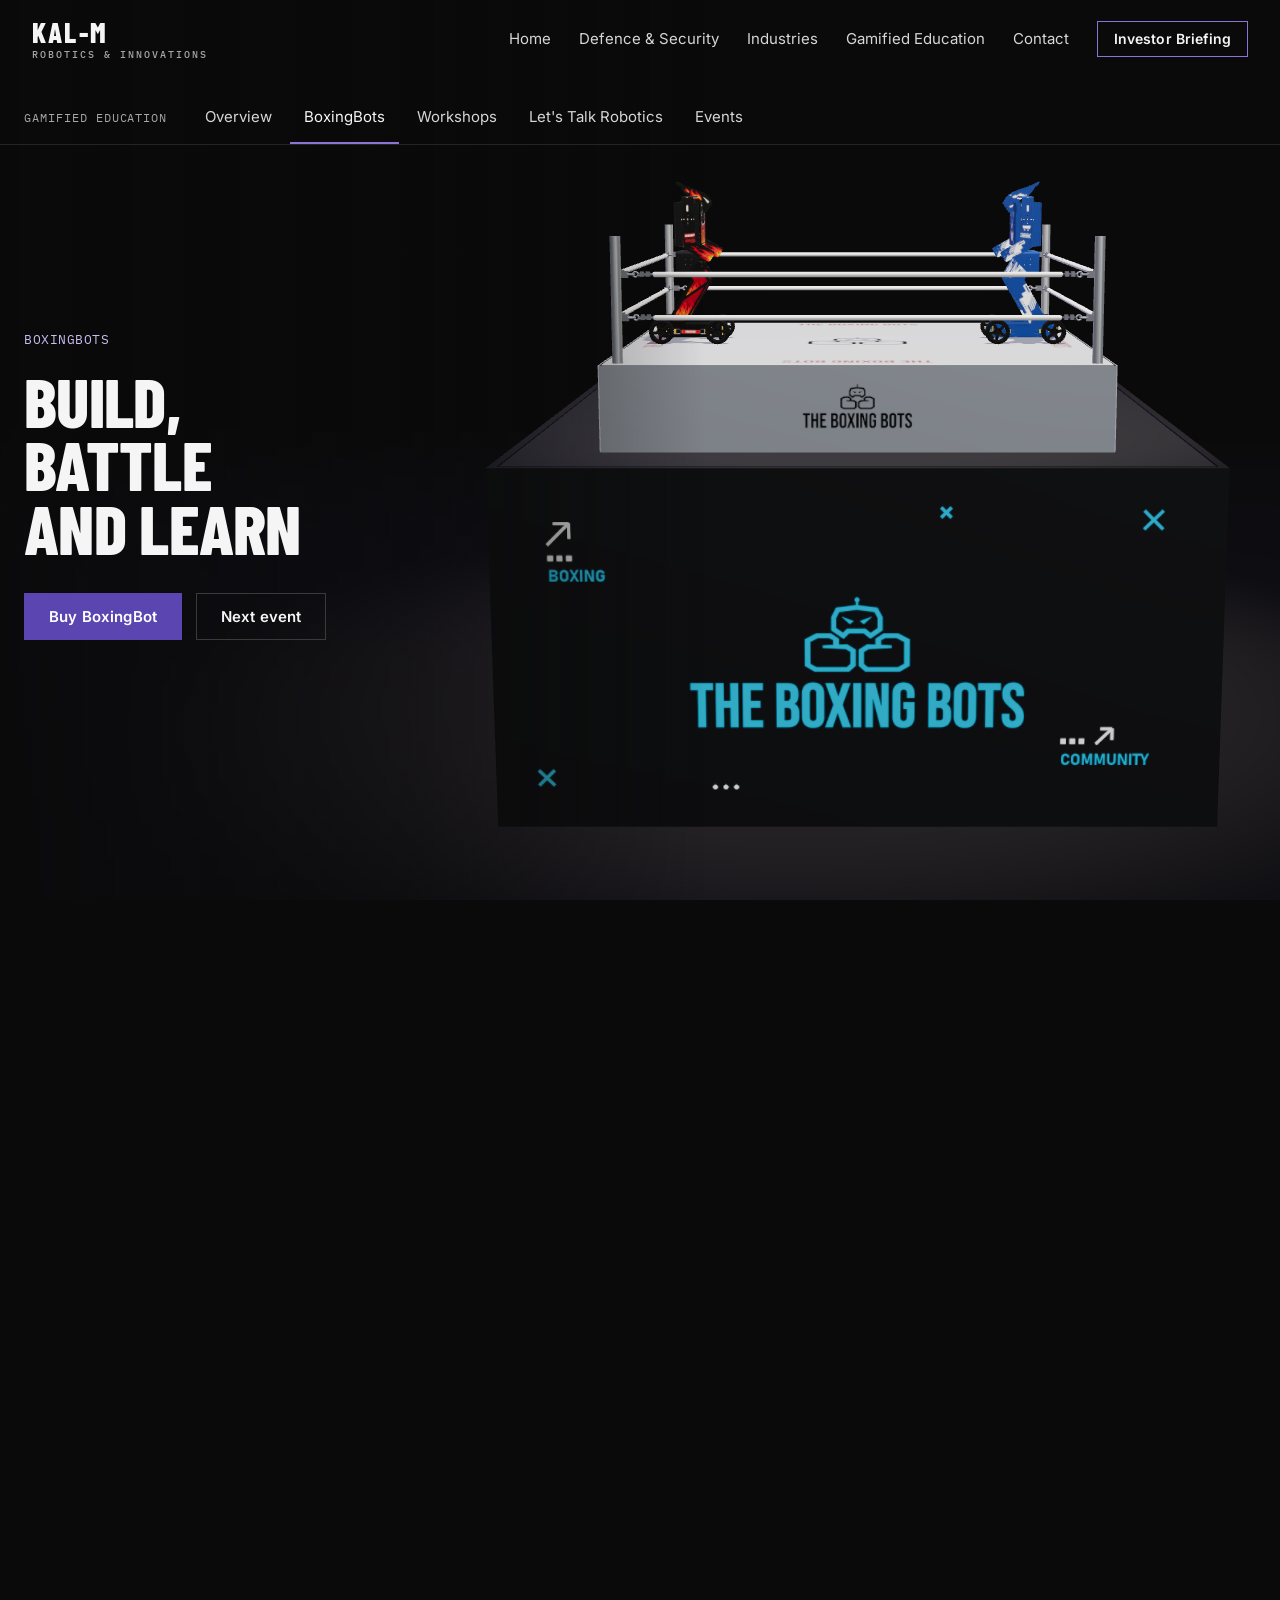
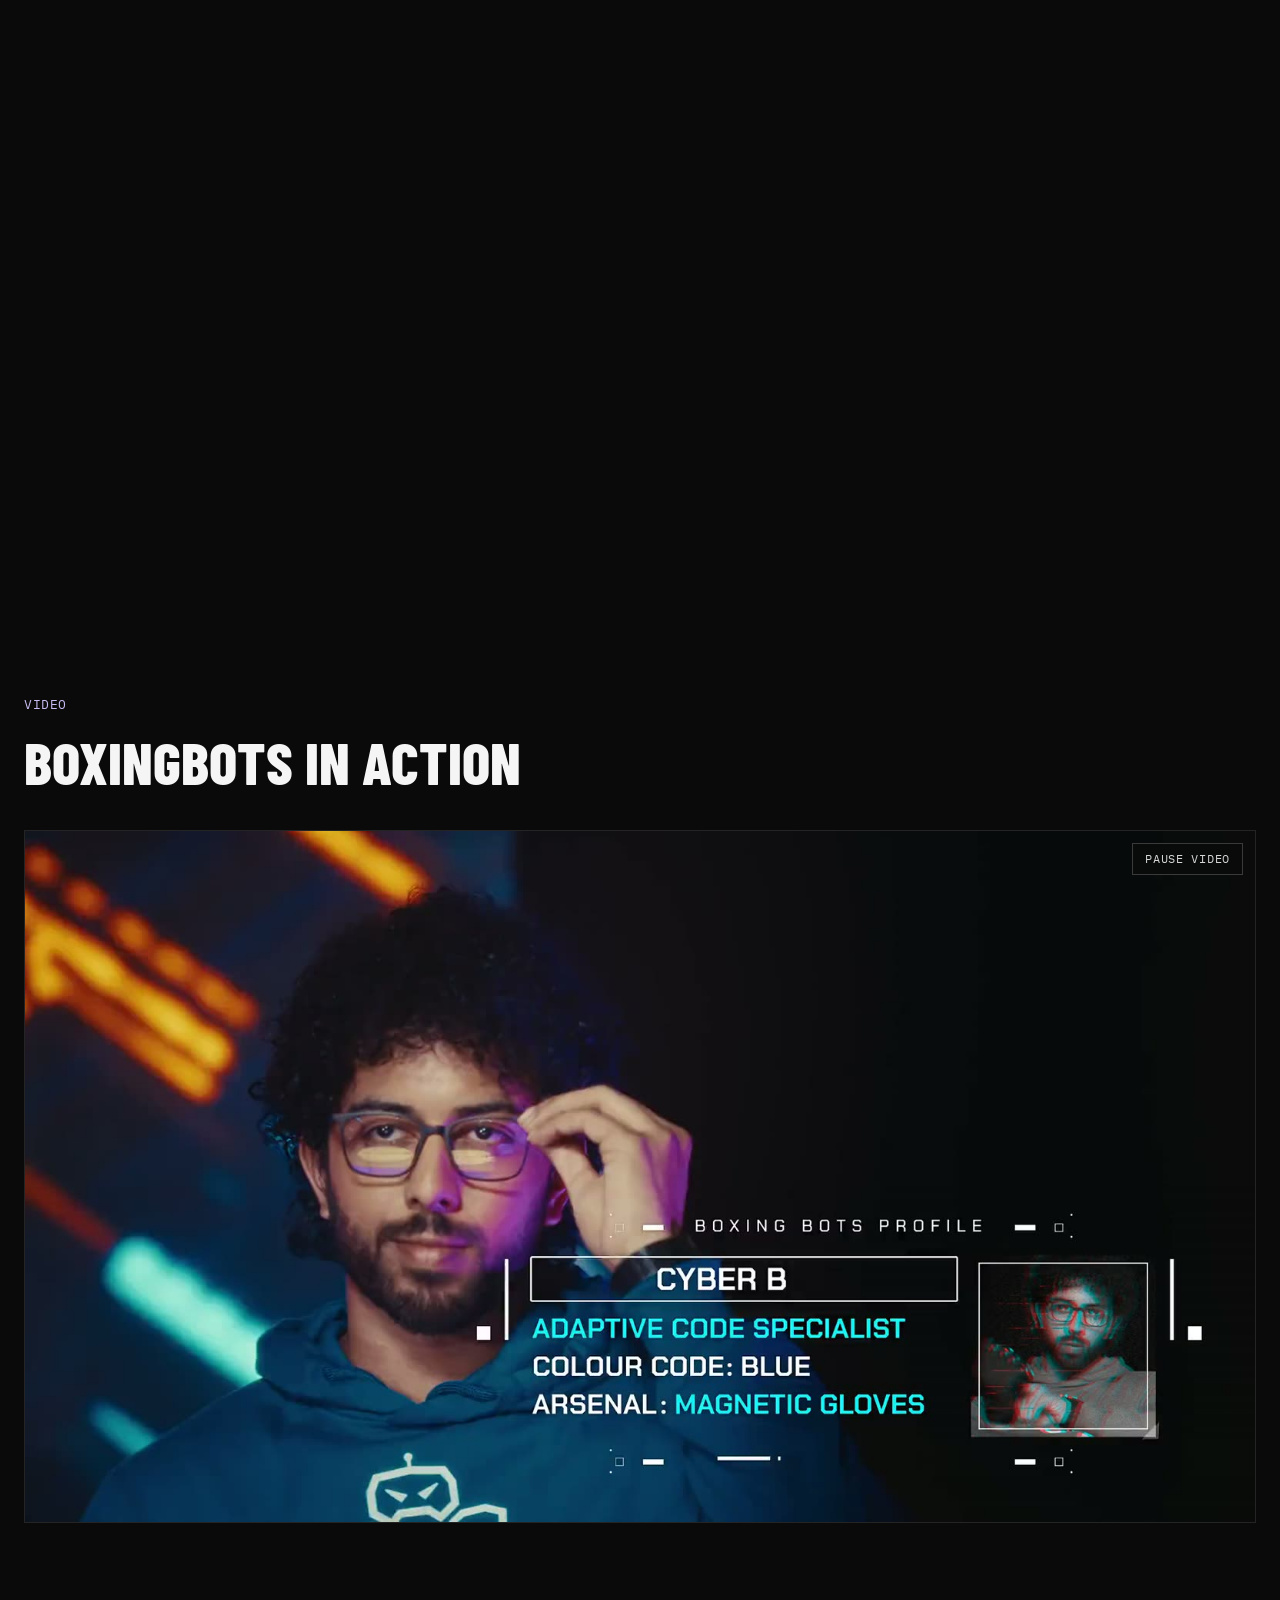
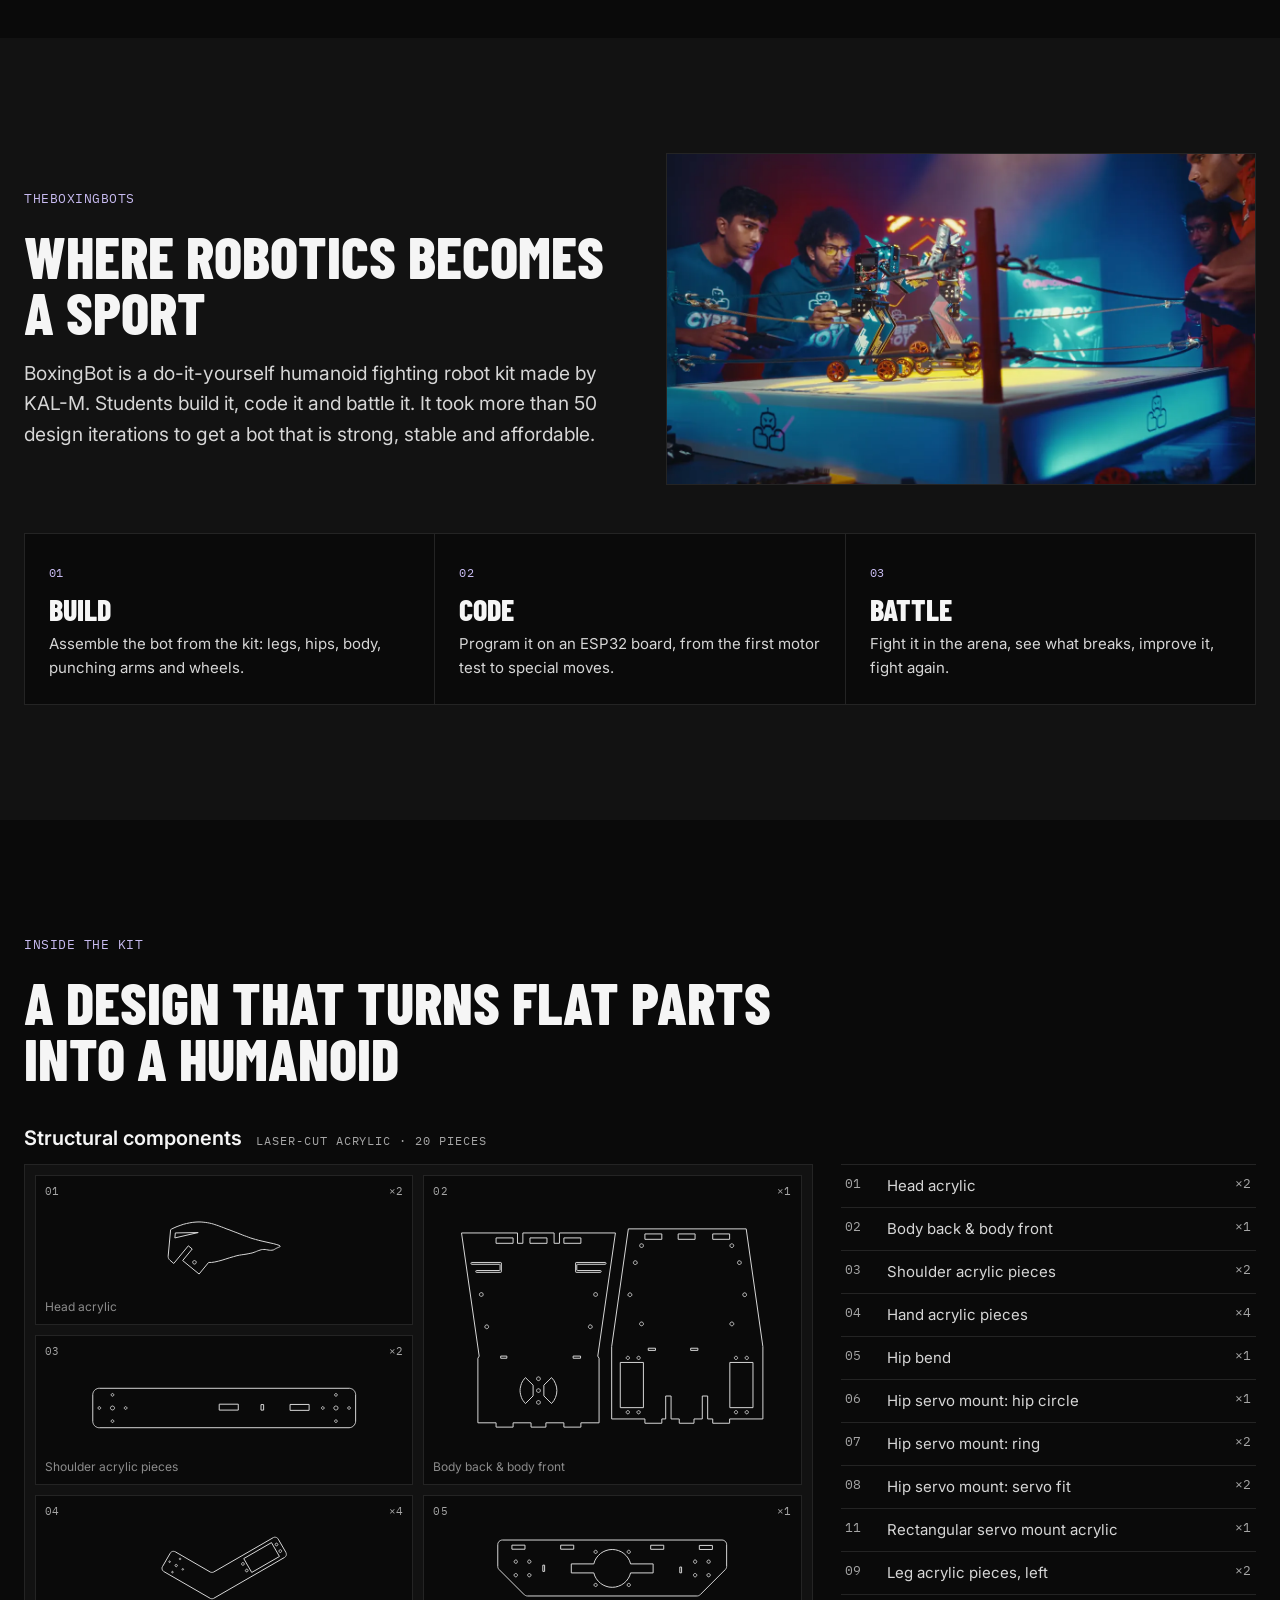
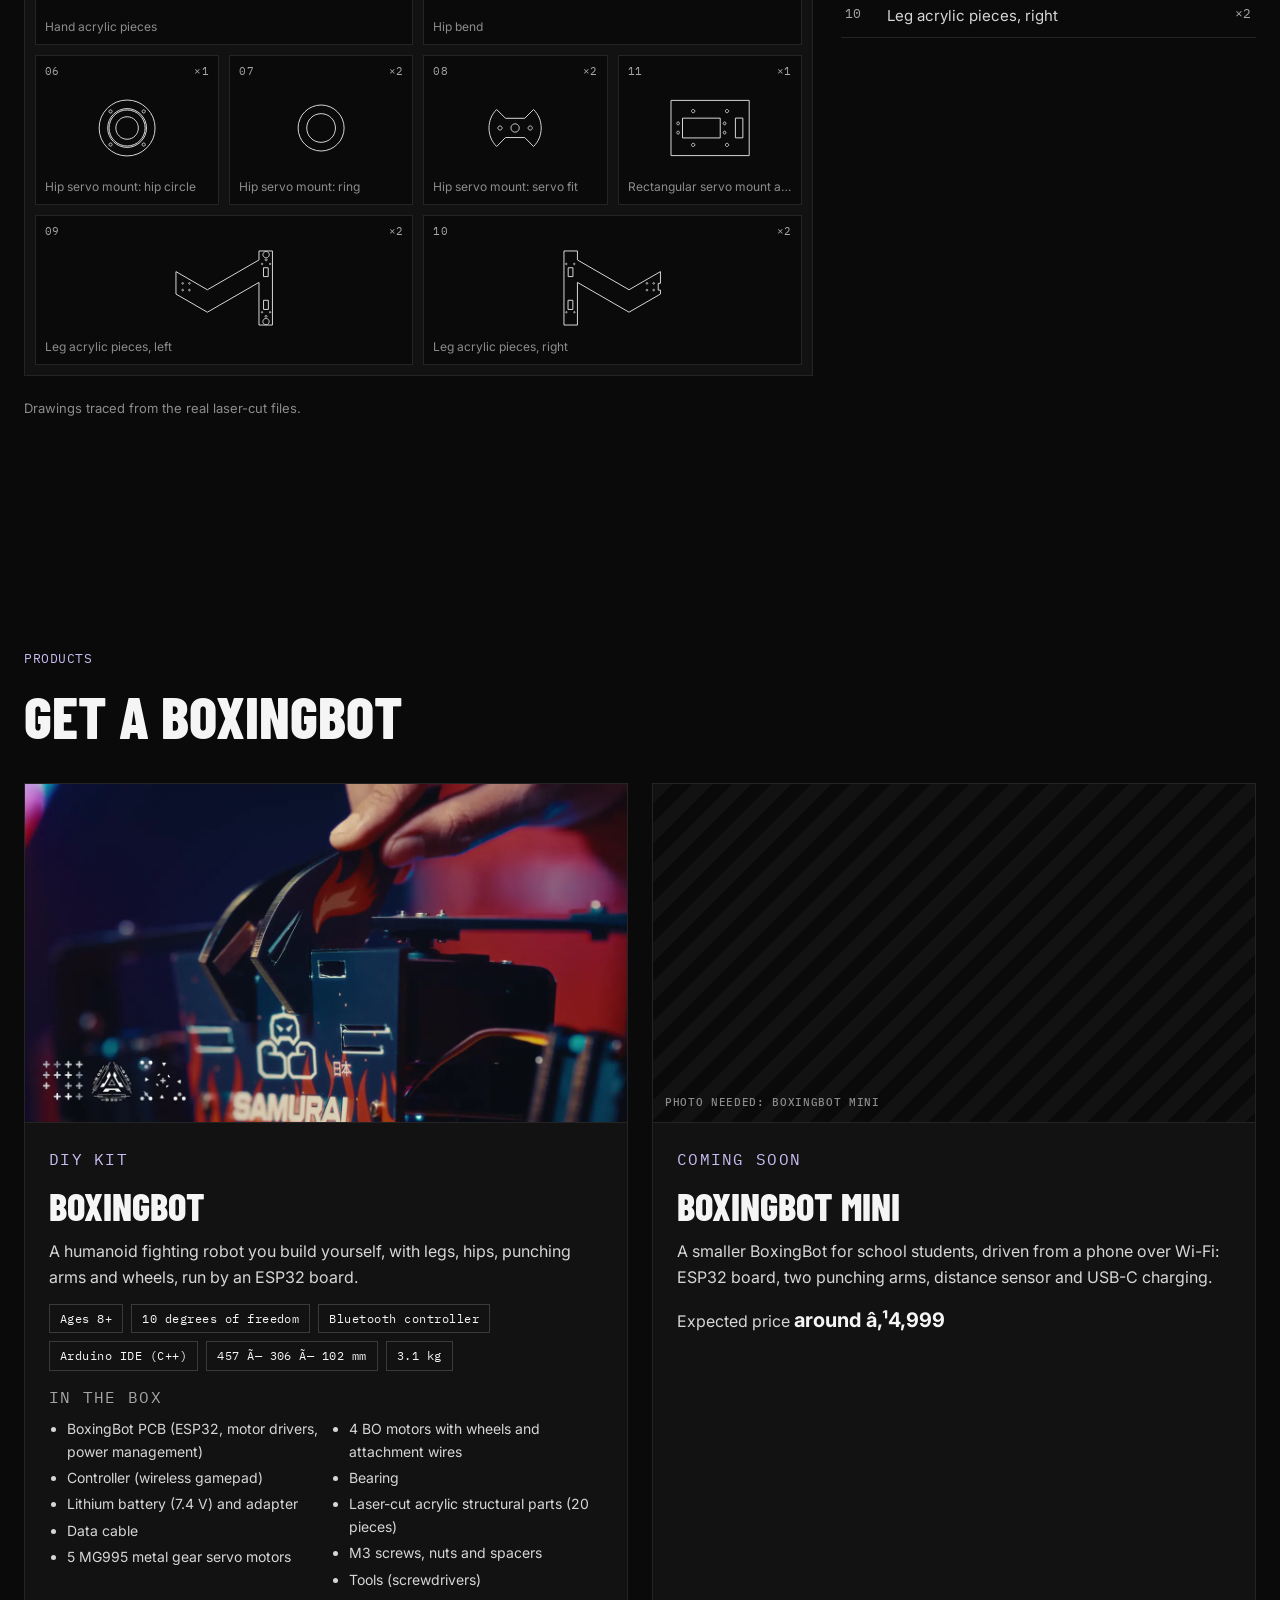
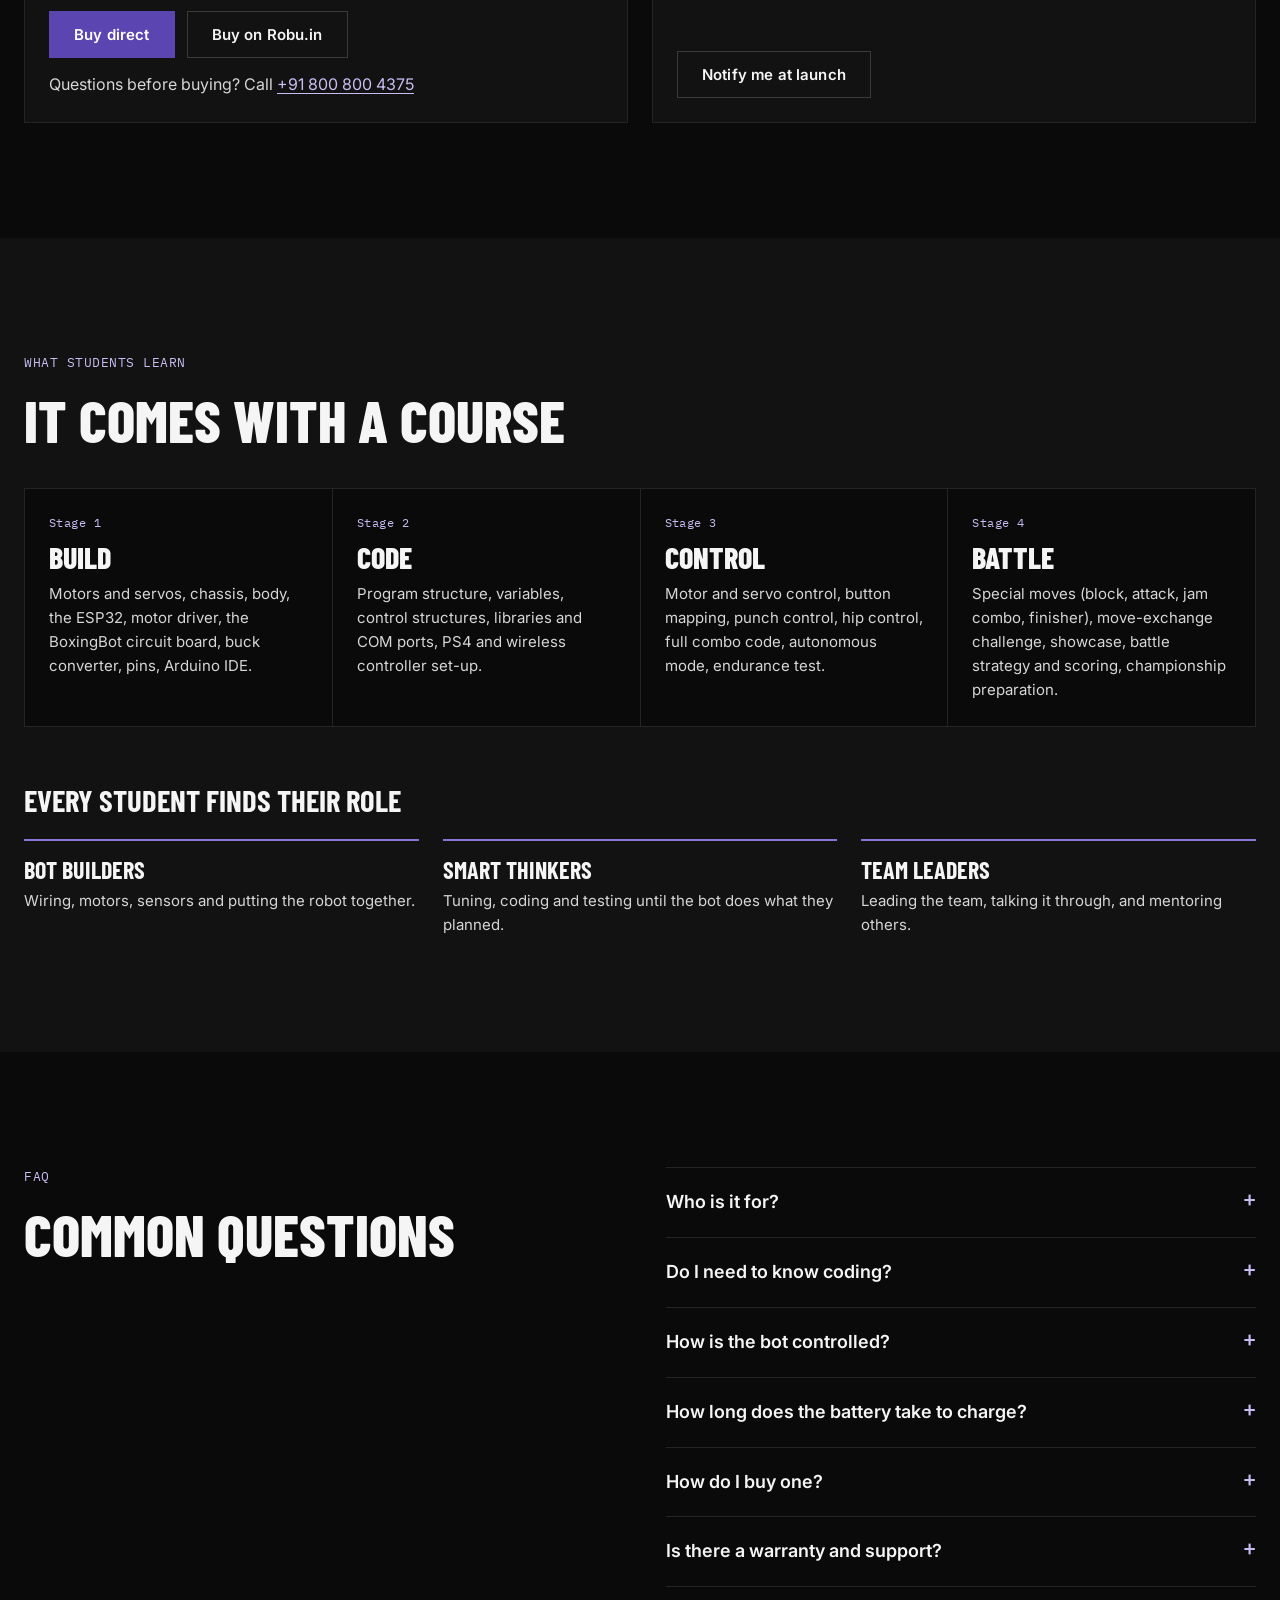
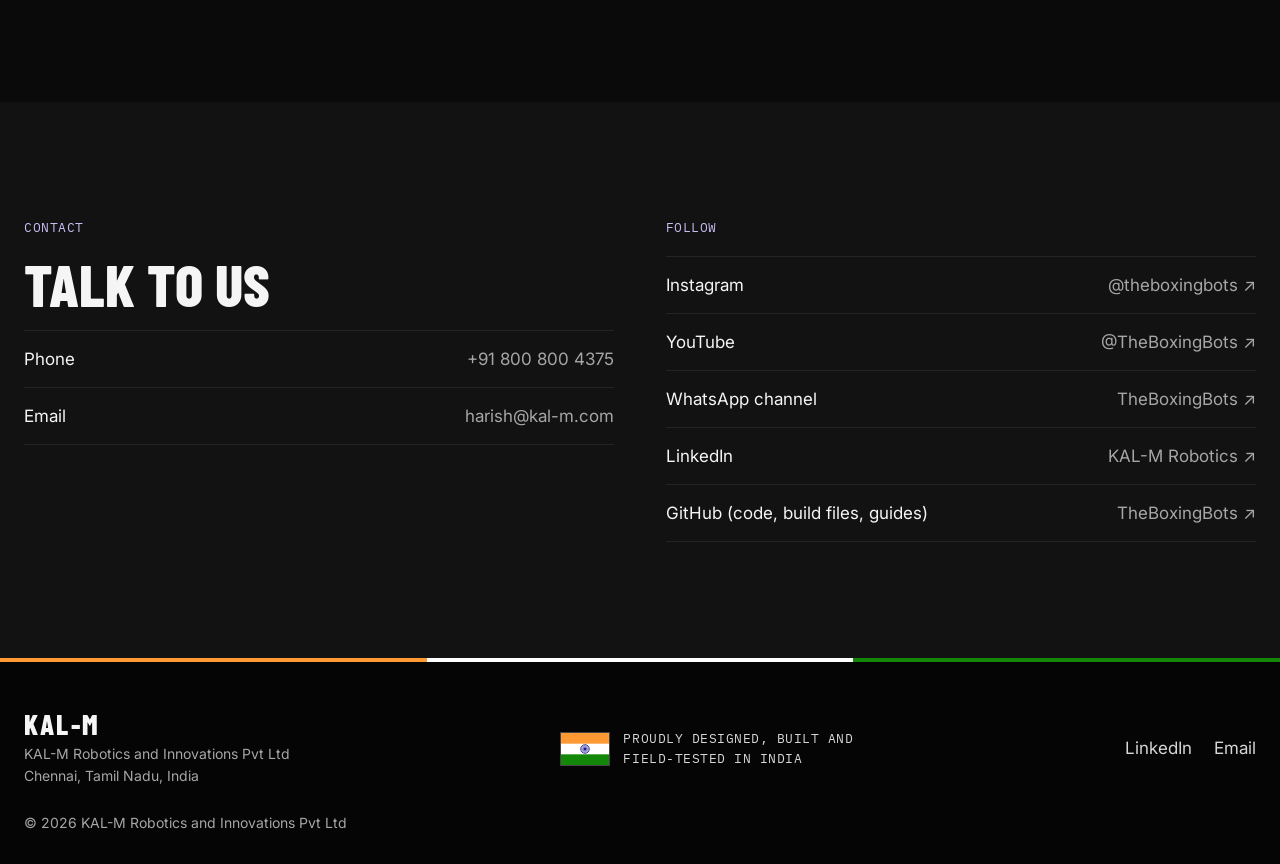
<file: astro/education/boxingbots.html>
<!DOCTYPE html>
<html lang="en">
<head>
<meta name="robots" content="noindex, nofollow">
<meta charset="utf-8">
<meta name="viewport" content="width=device-width, initial-scale=1">
<title>BoxingBots | Gamified Education | KAL-M Robotics</title>
<meta name="description" content="BoxingBot: a DIY humanoid fighting robot kit by KAL-M Robotics. Build it, code it on an ESP32 and battle it. Comes with a course.">
<meta name="referrer" content="strict-origin-when-cross-origin">
<meta property="og:title" content="BoxingBots | Gamified Education | KAL-M Robotics">
<meta property="og:description" content="BoxingBot: a DIY humanoid fighting robot kit by KAL-M Robotics. Build it, code it on an ESP32 and battle it. Comes with a course.">
<meta property="og:type" content="website">
<meta property="og:url" content="https://kal-m.com/education/boxingbots">
<link rel="canonical" href="https://kal-m.com/education/boxingbots">
<link rel="preconnect" href="https://fonts.googleapis.com">
<link rel="preconnect" href="https://fonts.gstatic.com" crossorigin>
<link rel="stylesheet" href="https://fonts.googleapis.com/css2?family=Barlow+Condensed:wght@500;600;700;800&family=IBM+Plex+Mono:wght@400;500&family=Inter:wght@400;500;600&display=swap">
<link rel="icon" href="../favicon.svg" type="image/svg+xml">
<link rel="stylesheet" href="../styles.css?v=10">
<script src="../main.js?v=8" defer></script>

</head>
<body>

<!-- NAV -->
<header class="nav" id="nav">
  <a class="brand" href="../" aria-label="KAL-M home">
    <span class="brand-mark">KAL-M</span>
    <span class="brand-sub">Robotics &amp; Innovations</span>
  </a>
  <nav class="nav-links" id="navLinks" aria-label="Main">
    <a href="../">Home</a>
    <a href="../defence">Defence &amp; Security</a><a href="../industries">Industries</a><a href="../education" aria-current="page">Gamified Education</a>
    <a href="../defence#contact">Contact</a>
    <a class="btn btn-sm js-brief" href="#briefing" id="briefOpen">Investor Briefing</a>
  </nav>
  <button class="nav-toggle" id="navToggle" aria-label="Open menu" aria-expanded="false"><span></span><span></span></button>
</header>

<main id="top">

<nav class="edu-subnav" aria-label="Gamified Education">
  <div class="wrap edu-subnav-row">
    <span class="mono edu-subnav-label">Gamified Education</span>
    <ul>
      <li><a href="../education">Overview</a></li><li><a href="../education/boxingbots" aria-current="page">BoxingBots</a></li><li><a href="../education/workshops">Workshops</a></li><li><a href="../education/lets-talk-robotics">Let&#39;s Talk Robotics</a></li><li><a href="../education/events">Events</a></li>
    </ul>
  </div>
</nav>

<script type="module" src="../fight.js?v=27"></script>


<section class="fight" id="fight" aria-labelledby="eduTitle">
  <div class="fight-stage">
    <img class="fight-still" src="../assets/img/edu/fight-still.webp?v=20" alt="Two BoxingBots facing each other in the BoxingBots arena" width="1600" height="900" fetchpriority="high">
    <div class="fight-shade" aria-hidden="true"></div>
    <div class="wrap fight-copy">
      <p class="eyebrow mono">BoxingBots</p>
      <h1 class="hero-title" id="eduTitle">Build, Battle and Learn</h1>
      <div class="hero-cta">
        <a class="btn" href="#products">Buy BoxingBot</a>
        <a class="btn btn-ghost" href="events">Next event</a>
      </div>
    </div>
    <div class="fight-move" aria-hidden="true"><b class="mono" id="fightMove"></b><span>A move students code in the course</span></div>
  </div>
</section>


<section class="edu-sec" id="video" aria-labelledby="vidTitle">
  <div class="wrap">
    <div class="edu-head"><p class="eyebrow mono">Video</p><h2 class="h2" id="vidTitle">BoxingBots in action</h2></div>
    <div class="edu-media">
      <video id="eduVid" class="edu-vid" muted loop playsinline preload="none" poster="../assets/video/tbb-ad.jpg" data-src="../assets/video/tbb-ad.mp4" data-src-phone="../assets/video/tbb-ad-phone.mp4" aria-hidden="true"></video>
      <button class="vid-toggle mono" id="eduVidBtn" type="button" hidden>Pause video</button>
    </div>
  </div>
</section>


<section class="edu-sec alt" id="what" aria-labelledby="whatTitle">
  <div class="wrap edu-split">
    <div>
      <p class="eyebrow mono">TheBoxingBots</p>
      <h2 class="h2" id="whatTitle">Where robotics becomes a sport</h2>
      <p class="edu-lead">BoxingBot is a do-it-yourself humanoid fighting robot kit made by KAL-M. Students build it, code it and battle it. It took more than 50 design iterations to get a bot that is strong, stable and affordable.</p>
    </div>
    <img class="edu-img" src="../assets/img/tbb-fight.webp" alt="Two BoxingBots fighting in the arena while their teams control them" width="1280" height="720" loading="lazy">
  </div>
  <ol class="wrap steps3">
    <li><span class="mono step-n">01</span><b>Build</b><p>Assemble the bot from the kit: legs, hips, body, punching arms and wheels.</p></li><li><span class="mono step-n">02</span><b>Code</b><p>Program it on an ESP32 board, from the first motor test to special moves.</p></li><li><span class="mono step-n">03</span><b>Battle</b><p>Fight it in the arena, see what breaks, improve it, fight again.</p></li>
  </ol>
</section>


<section class="edu-sec kitparts" id="kit" aria-labelledby="kitTitle">
  <div class="wrap">
    <div class="edu-head">
      <p class="eyebrow mono">Inside the kit</p>
      <h2 class="h2" id="kitTitle">A design that turns flat parts into a humanoid</h2>
    </div>
    <h3 class="kp-group">Structural components <span class="mono">Laser-cut acrylic · 20 pieces</span></h3>
    <div class="kp-layout">
      <div class="kp-grid">
        <figure class="kp-tile c2" data-p="01">
            <span class="kp-num mono">01</span><span class="kp-qty mono">×2</span>
            <svg class="kp-svg" viewBox="0 0 15.23 9.22" fill="none" stroke="currentColor" stroke-width="1" stroke-linejoin="round" aria-hidden="true" focusable="false"><path vector-effect="non-scaling-stroke" d="M2.30 2.73 L2.59 2.59 L2.89 2.46 L3.20 2.35 L3.51 2.24 L3.83 2.16 L4.15 2.09 L4.47 2.04 L4.79 2.01 L4.99 2.00 L5.19 2.00 L5.38 2.01 L5.58 2.03 L5.77 2.05 L5.96 2.08 L6.16 2.12 L6.34 2.16 L6.52 2.21 L6.68 2.26 L6.85 2.32 L7.02 2.37 L7.18 2.44 L7.35 2.50 L7.52 2.56 L7.69 2.63 L7.89 2.71 L8.10 2.78 L8.30 2.86 L8.51 2.94 L8.71 3.02 L8.91 3.09 L9.10 3.17 L9.29 3.24 L9.48 3.32 L9.67 3.39 L9.87 3.46 L10.07 3.54 L10.28 3.61 L10.50 3.68 L10.75 3.75 L11.03 3.83 L11.41 3.92 L11.81 4.01 L12.21 4.10 L12.58 4.18 L12.89 4.27 L13.11 4.34 L13.23 4.42 L13.20 4.49 L13.17 4.50 L13.13 4.52 L13.07 4.54 L13.00 4.57 L12.93 4.60 L12.84 4.64 L12.75 4.69 L12.65 4.75"/><path vector-effect="non-scaling-stroke" d="M12.65 4.75 L12.53 4.81 L12.40 4.83 L12.27 4.84 L12.13 4.83 L12.00 4.81 L11.86 4.78 L11.72 4.76 L11.59 4.76 L11.46 4.76 L11.33 4.78 L11.21 4.82 L11.09 4.86 L10.97 4.90 L10.85 4.95 L10.73 5.00 L10.61 5.04 L10.41 5.11 L10.21 5.15 L10.01 5.19 L9.80 5.23 L9.59 5.26 L9.37 5.29 L9.14 5.33 L8.89 5.38 L8.54 5.48 L8.16 5.59 L7.78 5.71 L7.40 5.83 L7.03 5.93 L6.67 6.01 L6.34 6.06 L6.05 6.06"/><path vector-effect="non-scaling-stroke" d="M4.46 6.04 L4.46 6.01 L4.47 5.97 L4.49 5.95 L4.51 5.92 L4.54 5.90 L4.57 5.88 L4.60 5.87 L4.63 5.87 L4.67 5.87 L4.70 5.88 L4.73 5.90 L4.76 5.92 L4.78 5.95 L4.80 5.97 L4.81 6.01 L4.81 6.04 L4.81 6.08 L4.80 6.11 L4.78 6.14 L4.76 6.17 L4.73 6.19 L4.70 6.20 L4.67 6.21 L4.63 6.22 L4.60 6.21 L4.57 6.20 L4.54 6.19 L4.51 6.17 L4.49 6.14 L4.47 6.11 L4.46 6.08 L4.46 6.04 L4.46 6.04 Z"/><path vector-effect="non-scaling-stroke" d="M2.18 5.84 L2.14 5.80 L2.10 5.75 L2.06 5.70 L2.04 5.65 L2.02 5.59 L2.01 5.53 L2.00 5.47 L2.00 5.41"/><path vector-effect="non-scaling-stroke" d="M2.24 2.81 L2.24 2.80 L2.25 2.79 L2.25 2.77 L2.26 2.76 L2.27 2.75 L2.28 2.75 L2.29 2.74 L2.30 2.73"/><path vector-effect="non-scaling-stroke" d="M5.01 3.06 L2.67 3.60"/><path vector-effect="non-scaling-stroke" d="M2.72 3.10 L5.01 3.06"/><path vector-effect="non-scaling-stroke" d="M2.67 3.60 L2.72 3.10"/><path vector-effect="non-scaling-stroke" d="M2.00 5.41 L2.24 2.81"/><path vector-effect="non-scaling-stroke" d="M6.05 6.06 L5.10 7.22"/><path vector-effect="non-scaling-stroke" d="M5.10 7.22 L3.45 5.87"/><path vector-effect="non-scaling-stroke" d="M3.45 5.87 L4.41 4.71"/><path vector-effect="non-scaling-stroke" d="M4.41 4.71 L4.02 4.39"/><path vector-effect="non-scaling-stroke" d="M4.02 4.39 L2.56 6.16"/><path vector-effect="non-scaling-stroke" d="M2.56 6.16 L2.18 5.84"/></svg>
            <figcaption>Head acrylic</figcaption>
          </figure><figure class="kp-tile c2 r2" data-p="02">
            <span class="kp-num mono">02</span><span class="kp-qty mono">×1</span>
            <svg class="kp-svg" viewBox="0 0 32.00 22.42" fill="none" stroke="currentColor" stroke-width="1" stroke-linejoin="round" aria-hidden="true" focusable="false"><path vector-effect="non-scaling-stroke" d="M27.65 13.99 L27.65 13.96 L27.64 13.93 L27.63 13.90 L27.61 13.88 L27.59 13.86 L27.56 13.85 L27.53 13.84 L27.50 13.84 L27.47 13.84 L27.44 13.85 L27.42 13.86 L27.40 13.88 L27.38 13.90 L27.36 13.93 L27.36 13.96 L27.35 13.99 L27.36 14.02 L27.36 14.04 L27.38 14.07 L27.40 14.09 L27.42 14.11 L27.44 14.12 L27.47 14.13 L27.50 14.14 L27.53 14.13 L27.56 14.12 L27.59 14.11 L27.61 14.09 L27.63 14.07 L27.64 14.04 L27.65 14.02 L27.65 13.99 L27.65 13.99 Z"/><path vector-effect="non-scaling-stroke" d="M18.60 13.99 L18.60 13.96 L18.59 13.93 L18.58 13.90 L18.56 13.88 L18.54 13.86 L18.51 13.85 L18.48 13.84 L18.45 13.84 L18.42 13.84 L18.39 13.85 L18.37 13.86 L18.35 13.88 L18.33 13.90 L18.31 13.93 L18.31 13.96 L18.30 13.99 L18.31 14.02 L18.31 14.04 L18.33 14.07 L18.35 14.09 L18.37 14.11 L18.39 14.12 L18.42 14.13 L18.45 14.14 L18.48 14.13 L18.51 14.12 L18.54 14.11 L18.56 14.09 L18.58 14.07 L18.59 14.04 L18.60 14.02 L18.60 13.99 L18.60 13.99 Z"/><path vector-effect="non-scaling-stroke" d="M17.60 13.99 L17.60 13.96 L17.59 13.93 L17.58 13.90 L17.56 13.88 L17.54 13.86 L17.51 13.85 L17.48 13.84 L17.45 13.84 L17.42 13.84 L17.39 13.85 L17.37 13.86 L17.35 13.88 L17.33 13.90 L17.31 13.93 L17.31 13.96 L17.30 13.99 L17.31 14.02 L17.31 14.04 L17.33 14.07 L17.35 14.09 L17.37 14.11 L17.39 14.12 L17.42 14.13 L17.45 14.14 L17.48 14.13 L17.51 14.12 L17.54 14.11 L17.56 14.09 L17.58 14.07 L17.59 14.04 L17.60 14.02 L17.60 13.99 L17.60 13.99 Z"/><path vector-effect="non-scaling-stroke" d="M18.60 19.04 L18.60 19.01 L18.59 18.98 L18.58 18.95 L18.56 18.93 L18.54 18.91 L18.51 18.90 L18.48 18.89 L18.45 18.89 L18.42 18.89 L18.39 18.90 L18.37 18.91 L18.35 18.93 L18.33 18.95 L18.31 18.98 L18.31 19.01 L18.30 19.04 L18.31 19.07 L18.31 19.09 L18.33 19.12 L18.35 19.14 L18.37 19.16 L18.39 19.17 L18.42 19.18 L18.45 19.19 L18.48 19.18 L18.51 19.17 L18.54 19.16 L18.56 19.14 L18.58 19.12 L18.59 19.09 L18.60 19.07 L18.60 19.04 L18.60 19.04 Z"/><path vector-effect="non-scaling-stroke" d="M17.60 19.04 L17.60 19.01 L17.59 18.98 L17.58 18.95 L17.56 18.93 L17.54 18.91 L17.51 18.90 L17.48 18.89 L17.45 18.89 L17.42 18.89 L17.39 18.90 L17.37 18.91 L17.35 18.93 L17.33 18.95 L17.31 18.98 L17.31 19.01 L17.30 19.04 L17.31 19.07 L17.31 19.09 L17.33 19.12 L17.35 19.14 L17.37 19.16 L17.39 19.17 L17.42 19.18 L17.45 19.19 L17.48 19.18 L17.51 19.17 L17.54 19.16 L17.56 19.14 L17.58 19.12 L17.59 19.09 L17.60 19.07 L17.60 19.04 L17.60 19.04 Z"/><path vector-effect="non-scaling-stroke" d="M28.65 19.04 L28.65 19.01 L28.64 18.98 L28.63 18.95 L28.61 18.93 L28.59 18.91 L28.56 18.90 L28.53 18.89 L28.50 18.89 L28.47 18.89 L28.44 18.90 L28.42 18.91 L28.40 18.93 L28.38 18.95 L28.36 18.98 L28.36 19.01 L28.35 19.04 L28.36 19.07 L28.36 19.09 L28.38 19.12 L28.40 19.14 L28.42 19.16 L28.44 19.17 L28.47 19.18 L28.50 19.19 L28.53 19.18 L28.56 19.17 L28.59 19.16 L28.61 19.14 L28.63 19.12 L28.64 19.09 L28.65 19.07 L28.65 19.04 L28.65 19.04 Z"/><path vector-effect="non-scaling-stroke" d="M27.65 19.04 L27.65 19.01 L27.64 18.98 L27.63 18.95 L27.61 18.93 L27.59 18.91 L27.56 18.90 L27.53 18.89 L27.50 18.89 L27.47 18.89 L27.44 18.90 L27.42 18.91 L27.40 18.93 L27.38 18.95 L27.36 18.98 L27.36 19.01 L27.35 19.04 L27.36 19.07 L27.36 19.09 L27.38 19.12 L27.40 19.14 L27.42 19.16 L27.44 19.17 L27.47 19.18 L27.50 19.19 L27.53 19.18 L27.56 19.17 L27.59 19.16 L27.61 19.14 L27.63 19.12 L27.64 19.09 L27.65 19.07 L27.65 19.04 L27.65 19.04 Z"/><path vector-effect="non-scaling-stroke" d="M28.65 13.99 L28.65 13.96 L28.64 13.93 L28.63 13.90 L28.61 13.88 L28.59 13.86 L28.56 13.85 L28.53 13.84 L28.50 13.84 L28.47 13.84 L28.44 13.85 L28.42 13.86 L28.40 13.88 L28.38 13.90 L28.36 13.93 L28.36 13.96 L28.35 13.99 L28.36 14.02 L28.36 14.04 L28.38 14.07 L28.40 14.09 L28.42 14.11 L28.44 14.12 L28.47 14.13 L28.50 14.14 L28.53 14.13 L28.56 14.12 L28.59 14.11 L28.61 14.09 L28.63 14.07 L28.64 14.04 L28.65 14.02 L28.65 13.99 L28.65 13.99 Z"/><path vector-effect="non-scaling-stroke" d="M18.90 10.83 L18.90 10.79 L18.89 10.76 L18.87 10.73 L18.85 10.70 L18.82 10.68 L18.79 10.67 L18.76 10.66 L18.73 10.65 L18.69 10.66 L18.66 10.67 L18.63 10.68 L18.60 10.70 L18.58 10.73 L18.56 10.76 L18.55 10.79 L18.55 10.83 L18.55 10.86 L18.56 10.90 L18.58 10.92 L18.60 10.95 L18.63 10.97 L18.66 10.99 L18.69 11.00 L18.73 11.00 L18.76 11.00 L18.79 10.99 L18.82 10.97 L18.85 10.95 L18.87 10.92 L18.89 10.90 L18.90 10.86 L18.90 10.83 L18.90 10.83 Z"/><path vector-effect="non-scaling-stroke" d="M27.29 10.83 L27.29 10.79 L27.28 10.76 L27.26 10.73 L27.24 10.70 L27.21 10.68 L27.18 10.67 L27.15 10.66 L27.11 10.65 L27.08 10.66 L27.05 10.67 L27.02 10.68 L26.99 10.70 L26.97 10.73 L26.95 10.76 L26.94 10.79 L26.94 10.83 L26.94 10.86 L26.95 10.90 L26.97 10.92 L26.99 10.95 L27.02 10.97 L27.05 10.99 L27.08 11.00 L27.11 11.00 L27.15 11.00 L27.18 10.99 L27.21 10.97 L27.24 10.95 L27.26 10.92 L27.28 10.90 L27.29 10.86 L27.29 10.83 L27.29 10.83 Z"/><path vector-effect="non-scaling-stroke" d="M14.14 11.09 L14.14 11.06 L14.13 11.02 L14.11 10.99 L14.09 10.97 L14.06 10.95 L14.03 10.93 L14.00 10.92 L13.96 10.92 L13.93 10.92 L13.90 10.93 L13.87 10.95 L13.84 10.97 L13.82 10.99 L13.80 11.02 L13.79 11.06 L13.79 11.09 L13.79 11.13 L13.80 11.16 L13.82 11.19 L13.84 11.21 L13.87 11.24 L13.90 11.25 L13.93 11.26 L13.96 11.27 L14.00 11.26 L14.03 11.25 L14.06 11.24 L14.09 11.21 L14.11 11.19 L14.13 11.16 L14.14 11.13 L14.14 11.09 L14.14 11.09 Z"/><path vector-effect="non-scaling-stroke" d="M28.48 8.12 L28.48 8.08 L28.47 8.05 L28.45 8.02 L28.43 8.00 L28.41 7.97 L28.38 7.96 L28.34 7.95 L28.31 7.94 L28.27 7.95 L28.24 7.96 L28.21 7.97 L28.19 8.00 L28.16 8.02 L28.15 8.05 L28.14 8.08 L28.13 8.12 L28.14 8.15 L28.15 8.19 L28.16 8.22 L28.19 8.24 L28.21 8.26 L28.24 8.28 L28.27 8.29 L28.31 8.29 L28.34 8.29 L28.38 8.28 L28.41 8.26 L28.43 8.24 L28.45 8.22 L28.47 8.19 L28.48 8.15 L28.48 8.12 L28.48 8.12 Z"/><path vector-effect="non-scaling-stroke" d="M17.82 8.12 L17.82 8.08 L17.81 8.05 L17.79 8.02 L17.77 8.00 L17.74 7.97 L17.71 7.96 L17.68 7.95 L17.65 7.94 L17.61 7.95 L17.58 7.96 L17.55 7.97 L17.52 8.00 L17.50 8.02 L17.48 8.05 L17.47 8.08 L17.47 8.12 L17.47 8.15 L17.48 8.19 L17.50 8.22 L17.52 8.24 L17.55 8.26 L17.58 8.28 L17.61 8.29 L17.65 8.29 L17.68 8.29 L17.71 8.28 L17.74 8.26 L17.77 8.24 L17.79 8.22 L17.81 8.19 L17.82 8.15 L17.82 8.12 L17.82 8.12 Z"/><path vector-effect="non-scaling-stroke" d="M9.32 17.02 L9.32 16.99 L9.31 16.95 L9.29 16.93 L9.27 16.90 L9.25 16.88 L9.22 16.86 L9.18 16.85 L9.15 16.85 L9.11 16.85 L9.08 16.86 L9.05 16.88 L9.03 16.90 L9.00 16.93 L8.99 16.95 L8.98 16.99 L8.97 17.02 L8.98 17.06 L8.99 17.09 L9.00 17.12 L9.03 17.15 L9.05 17.17 L9.08 17.18 L9.11 17.19 L9.15 17.20 L9.18 17.19 L9.22 17.18 L9.25 17.17 L9.27 17.15 L9.29 17.12 L9.31 17.09 L9.32 17.06 L9.32 17.02 L9.32 17.02 Z"/><path vector-effect="non-scaling-stroke" d="M9.32 15.92 L9.32 15.89 L9.31 15.85 L9.29 15.83 L9.27 15.80 L9.25 15.78 L9.22 15.76 L9.18 15.75 L9.15 15.75 L9.11 15.75 L9.08 15.76 L9.05 15.78 L9.03 15.80 L9.00 15.83 L8.99 15.85 L8.98 15.89 L8.97 15.92 L8.98 15.96 L8.99 15.99 L9.00 16.02 L9.03 16.05 L9.05 16.07 L9.08 16.08 L9.11 16.09 L9.15 16.10 L9.18 16.09 L9.22 16.08 L9.25 16.07 L9.27 16.05 L9.29 16.02 L9.31 15.99 L9.32 15.96 L9.32 15.92 L9.32 15.92 Z"/><path vector-effect="non-scaling-stroke" d="M9.32 18.12 L9.32 18.09 L9.31 18.05 L9.29 18.03 L9.27 18.00 L9.25 17.98 L9.22 17.96 L9.18 17.95 L9.15 17.95 L9.11 17.95 L9.08 17.96 L9.05 17.98 L9.03 18.00 L9.00 18.03 L8.99 18.05 L8.98 18.09 L8.97 18.12 L8.98 18.16 L8.99 18.19 L9.00 18.22 L9.03 18.25 L9.05 18.27 L9.08 18.28 L9.11 18.29 L9.15 18.30 L9.18 18.29 L9.22 18.28 L9.25 18.27 L9.27 18.25 L9.29 18.22 L9.31 18.19 L9.32 18.16 L9.32 18.12 L9.32 18.12 Z"/><path vector-effect="non-scaling-stroke" d="M14.63 8.10 L14.63 8.06 L14.62 8.03 L14.60 8.00 L14.58 7.98 L14.56 7.95 L14.53 7.94 L14.49 7.93 L14.46 7.92 L14.42 7.93 L14.39 7.94 L14.36 7.95 L14.33 7.98 L14.31 8.00 L14.30 8.03 L14.29 8.06 L14.28 8.10 L14.29 8.13 L14.30 8.17 L14.31 8.20 L14.33 8.22 L14.36 8.24 L14.39 8.26 L14.42 8.27 L14.46 8.27 L14.49 8.27 L14.53 8.26 L14.56 8.24 L14.58 8.22 L14.60 8.20 L14.62 8.17 L14.63 8.13 L14.63 8.10 L14.63 8.10 Z"/><path vector-effect="non-scaling-stroke" d="M18.90 3.56 L18.90 3.52 L18.89 3.49 L18.87 3.46 L18.85 3.43 L18.83 3.41 L18.80 3.40 L18.76 3.39 L18.73 3.38 L18.69 3.39 L18.66 3.40 L18.63 3.41 L18.60 3.43 L18.58 3.46 L18.57 3.49 L18.56 3.52 L18.55 3.56 L18.56 3.59 L18.57 3.63 L18.58 3.65 L18.60 3.68 L18.63 3.70 L18.66 3.72 L18.69 3.73 L18.73 3.73 L18.76 3.73 L18.80 3.72 L18.83 3.70 L18.85 3.68 L18.87 3.65 L18.89 3.63 L18.90 3.59 L18.90 3.56 L18.90 3.56 Z"/><path vector-effect="non-scaling-stroke" d="M27.29 3.56 L27.28 3.52 L27.27 3.49 L27.26 3.46 L27.23 3.43 L27.21 3.41 L27.18 3.40 L27.15 3.39 L27.11 3.38 L27.08 3.39 L27.04 3.40 L27.01 3.41 L26.99 3.43 L26.97 3.46 L26.95 3.49 L26.94 3.52 L26.94 3.56 L26.94 3.59 L26.95 3.62 L26.97 3.65 L26.99 3.68 L27.01 3.70 L27.04 3.72 L27.08 3.73 L27.11 3.73 L27.15 3.73 L27.18 3.72 L27.21 3.70 L27.23 3.68 L27.26 3.65 L27.27 3.62 L27.28 3.59 L27.29 3.56 L27.29 3.56 Z"/><path vector-effect="non-scaling-stroke" d="M27.99 5.14 L27.99 5.10 L27.98 5.07 L27.96 5.04 L27.94 5.01 L27.92 4.99 L27.89 4.98 L27.85 4.97 L27.82 4.96 L27.78 4.97 L27.75 4.98 L27.72 4.99 L27.69 5.01 L27.67 5.04 L27.66 5.07 L27.65 5.10 L27.64 5.14 L27.65 5.17 L27.66 5.20 L27.67 5.23 L27.69 5.26 L27.72 5.28 L27.75 5.30 L27.78 5.31 L27.82 5.31 L27.85 5.31 L27.89 5.30 L27.92 5.28 L27.94 5.26 L27.96 5.23 L27.98 5.20 L27.99 5.17 L27.99 5.14 L27.99 5.14 Z"/><path vector-effect="non-scaling-stroke" d="M4.52 11.10 L4.51 11.06 L4.50 11.03 L4.49 11.00 L4.47 10.97 L4.44 10.95 L4.41 10.94 L4.38 10.93 L4.34 10.92 L4.31 10.93 L4.28 10.94 L4.25 10.95 L4.22 10.97 L4.20 11.00 L4.18 11.03 L4.17 11.06 L4.17 11.10 L4.17 11.13 L4.18 11.16 L4.20 11.19 L4.22 11.22 L4.25 11.24 L4.28 11.26 L4.31 11.27 L4.34 11.27 L4.38 11.27 L4.41 11.26 L4.44 11.24 L4.47 11.22 L4.49 11.19 L4.50 11.16 L4.51 11.13 L4.52 11.10 L4.52 11.10 Z"/><path vector-effect="non-scaling-stroke" d="M18.32 5.14 L18.32 5.10 L18.31 5.07 L18.29 5.04 L18.27 5.01 L18.24 4.99 L18.21 4.98 L18.18 4.97 L18.15 4.96 L18.11 4.97 L18.08 4.98 L18.05 4.99 L18.02 5.01 L18.00 5.04 L17.98 5.07 L17.97 5.10 L17.97 5.14 L17.97 5.17 L17.98 5.21 L18.00 5.24 L18.02 5.26 L18.05 5.28 L18.08 5.30 L18.11 5.31 L18.15 5.31 L18.18 5.31 L18.21 5.30 L18.24 5.28 L18.27 5.26 L18.29 5.24 L18.31 5.21 L18.32 5.17 L18.32 5.14 L18.32 5.14 Z"/><path vector-effect="non-scaling-stroke" d="M4.01 8.10 L4.01 8.06 L4.00 8.03 L3.99 8.00 L3.96 7.98 L3.94 7.95 L3.91 7.94 L3.88 7.93 L3.84 7.92 L3.80 7.93 L3.77 7.94 L3.74 7.95 L3.72 7.98 L3.69 8.00 L3.68 8.03 L3.67 8.06 L3.66 8.10 L3.67 8.13 L3.68 8.17 L3.69 8.20 L3.72 8.22 L3.74 8.24 L3.77 8.26 L3.80 8.27 L3.84 8.27 L3.88 8.27 L3.91 8.26 L3.94 8.24 L3.96 8.22 L3.99 8.20 L4.00 8.17 L4.01 8.13 L4.01 8.10 L4.01 8.10 Z"/><path vector-effect="non-scaling-stroke" d="M7.94 15.82 L7.83 15.94 L7.73 16.08 L7.64 16.22 L7.57 16.37 L7.52 16.53 L7.48 16.69 L7.45 16.85 L7.44 17.02 L7.45 17.19 L7.48 17.36 L7.52 17.52 L7.57 17.68 L7.64 17.83 L7.73 17.97 L7.83 18.10 L7.94 18.23"/><path vector-effect="non-scaling-stroke" d="M10.36 18.23 L10.58 17.96 L10.73 17.67 L10.83 17.35 L10.86 17.02 L10.83 16.70 L10.73 16.38 L10.58 16.08 L10.36 15.82"/><path vector-effect="non-scaling-stroke" d="M12.60 5.99 L12.60 6.00 L12.60 6.01 L12.61 6.01 L12.61 6.02 L12.62 6.03 L12.63 6.03 L12.64 6.04 L12.65 6.04"/><path vector-effect="non-scaling-stroke" d="M12.65 5.12 L12.64 5.12 L12.63 5.12 L12.62 5.13 L12.61 5.13 L12.61 5.14 L12.60 5.15 L12.60 5.16 L12.60 5.17"/><path vector-effect="non-scaling-stroke" d="M15.42 5.17 L15.42 5.16 L15.41 5.15 L15.41 5.14 L15.40 5.13 L15.39 5.13 L15.39 5.12 L15.38 5.12 L15.37 5.12"/><path vector-effect="non-scaling-stroke" d="M15.37 5.29 L15.38 5.29 L15.39 5.28 L15.39 5.28 L15.40 5.27 L15.41 5.27 L15.41 5.26 L15.42 5.25 L15.42 5.24"/><path vector-effect="non-scaling-stroke" d="M12.76 5.29 L12.75 5.29 L12.75 5.29 L12.74 5.30 L12.73 5.30 L12.72 5.31 L12.72 5.32 L12.72 5.33 L12.71 5.34"/><path vector-effect="non-scaling-stroke" d="M12.71 5.82 L12.72 5.83 L12.72 5.84 L12.72 5.85 L12.73 5.85 L12.74 5.86 L12.75 5.86 L12.75 5.87 L12.76 5.87"/><path vector-effect="non-scaling-stroke" d="M14.97 5.92 L14.97 5.91 L14.96 5.90 L14.96 5.89 L14.95 5.88 L14.95 5.88 L14.94 5.87 L14.93 5.87 L14.92 5.87"/><path vector-effect="non-scaling-stroke" d="M14.92 6.04 L14.93 6.04 L14.94 6.03 L14.95 6.03 L14.95 6.02 L14.96 6.01 L14.96 6.01 L14.97 6.00 L14.97 5.99"/><path vector-effect="non-scaling-stroke" d="M2.88 5.24 L2.88 5.25 L2.89 5.26 L2.89 5.27 L2.90 5.27 L2.90 5.28 L2.91 5.28 L2.92 5.29 L2.93 5.29"/><path vector-effect="non-scaling-stroke" d="M2.93 5.12 L2.92 5.12 L2.91 5.12 L2.90 5.13 L2.90 5.13 L2.89 5.14 L2.89 5.15 L2.88 5.16 L2.88 5.17"/><path vector-effect="non-scaling-stroke" d="M5.70 5.17 L5.70 5.16 L5.70 5.15 L5.69 5.14 L5.68 5.13 L5.68 5.13 L5.67 5.12 L5.66 5.12 L5.65 5.12"/><path vector-effect="non-scaling-stroke" d="M5.65 6.04 L5.66 6.04 L5.67 6.03 L5.68 6.03 L5.68 6.02 L5.69 6.01 L5.70 6.01 L5.70 6.00 L5.70 5.99"/><path vector-effect="non-scaling-stroke" d="M3.33 5.99 L3.33 6.00 L3.33 6.01 L3.34 6.01 L3.35 6.02 L3.35 6.03 L3.36 6.03 L3.37 6.04 L3.38 6.04"/><path vector-effect="non-scaling-stroke" d="M3.38 5.87 L3.37 5.87 L3.36 5.87 L3.35 5.88 L3.35 5.88 L3.34 5.89 L3.33 5.90 L3.33 5.91 L3.33 5.92"/><path vector-effect="non-scaling-stroke" d="M5.53 5.87 L5.54 5.87 L5.55 5.86 L5.56 5.86 L5.57 5.85 L5.58 5.85 L5.58 5.84 L5.58 5.83 L5.58 5.82"/><path vector-effect="non-scaling-stroke" d="M5.58 5.34 L5.58 5.33 L5.58 5.32 L5.58 5.31 L5.57 5.30 L5.56 5.30 L5.55 5.29 L5.54 5.29 L5.53 5.29"/><path vector-effect="non-scaling-stroke" d="M19.35 13.09 L19.35 13.29"/><path vector-effect="non-scaling-stroke" d="M20.02 13.09 L19.35 13.09"/><path vector-effect="non-scaling-stroke" d="M20.02 13.29 L20.02 13.09"/><path vector-effect="non-scaling-stroke" d="M19.35 13.29 L20.02 13.29"/><path vector-effect="non-scaling-stroke" d="M23.29 13.09 L23.29 13.29"/><path vector-effect="non-scaling-stroke" d="M23.96 13.09 L23.29 13.09"/><path vector-effect="non-scaling-stroke" d="M23.96 13.29 L23.96 13.09"/><path vector-effect="non-scaling-stroke" d="M23.29 13.29 L23.96 13.29"/><path vector-effect="non-scaling-stroke" d="M16.75 14.41 L16.75 18.61"/><path vector-effect="non-scaling-stroke" d="M18.90 14.41 L16.75 14.41"/><path vector-effect="non-scaling-stroke" d="M18.90 18.61 L18.90 14.41"/><path vector-effect="non-scaling-stroke" d="M16.75 18.61 L18.90 18.61"/><path vector-effect="non-scaling-stroke" d="M26.93 14.41 L26.93 18.61"/><path vector-effect="non-scaling-stroke" d="M29.08 14.41 L26.93 14.41"/><path vector-effect="non-scaling-stroke" d="M29.08 18.61 L29.08 14.41"/><path vector-effect="non-scaling-stroke" d="M26.93 18.61 L29.08 18.61"/><path vector-effect="non-scaling-stroke" d="M26.91 19.66 L30.00 19.66"/><path vector-effect="non-scaling-stroke" d="M30.00 19.66 L30.00 12.94"/><path vector-effect="non-scaling-stroke" d="M15.95 12.94 L15.95 19.66"/><path vector-effect="non-scaling-stroke" d="M15.95 19.66 L19.04 19.66"/><path vector-effect="non-scaling-stroke" d="M19.04 19.66 L19.04 20.06"/><path vector-effect="non-scaling-stroke" d="M19.04 20.06 L20.61 20.06"/><path vector-effect="non-scaling-stroke" d="M20.61 20.06 L20.61 19.66"/><path vector-effect="non-scaling-stroke" d="M20.61 19.66 L20.97 19.66"/><path vector-effect="non-scaling-stroke" d="M20.97 19.66 L20.97 17.53"/><path vector-effect="non-scaling-stroke" d="M20.97 17.53 L21.47 17.53"/><path vector-effect="non-scaling-stroke" d="M21.47 17.53 L21.47 19.66"/><path vector-effect="non-scaling-stroke" d="M21.47 19.66 L22.23 19.66"/><path vector-effect="non-scaling-stroke" d="M22.23 19.66 L22.23 20.06"/><path vector-effect="non-scaling-stroke" d="M22.23 20.06 L23.60 20.06"/><path vector-effect="non-scaling-stroke" d="M23.60 20.06 L23.60 19.66"/><path vector-effect="non-scaling-stroke" d="M23.60 19.66 L24.37 19.66"/><path vector-effect="non-scaling-stroke" d="M24.37 19.66 L24.37 17.53"/><path vector-effect="non-scaling-stroke" d="M24.37 17.53 L24.87 17.53"/><path vector-effect="non-scaling-stroke" d="M24.87 17.53 L24.87 19.66"/><path vector-effect="non-scaling-stroke" d="M24.87 19.66 L25.34 19.66"/><path vector-effect="non-scaling-stroke" d="M25.34 19.66 L25.34 20.06"/><path vector-effect="non-scaling-stroke" d="M25.34 20.06 L26.91 20.06"/><path vector-effect="non-scaling-stroke" d="M26.91 20.06 L26.91 19.66"/><path vector-effect="non-scaling-stroke" d="M12.37 13.82 L12.37 14.02"/><path vector-effect="non-scaling-stroke" d="M13.06 13.82 L12.37 13.82"/><path vector-effect="non-scaling-stroke" d="M13.06 14.02 L13.06 13.82"/><path vector-effect="non-scaling-stroke" d="M12.37 14.02 L13.06 14.02"/><path vector-effect="non-scaling-stroke" d="M11.51 20.02 L11.51 20.42"/><path vector-effect="non-scaling-stroke" d="M11.51 20.42 L13.09 20.42"/><path vector-effect="non-scaling-stroke" d="M13.09 20.42 L13.09 20.02"/><path vector-effect="non-scaling-stroke" d="M13.09 20.02 L14.78 20.02"/><path vector-effect="non-scaling-stroke" d="M14.78 20.02 L14.78 14.02"/><path vector-effect="non-scaling-stroke" d="M14.78 14.02 L14.66 13.82"/><path vector-effect="non-scaling-stroke" d="M30.00 12.94 L28.45 2.00"/><path vector-effect="non-scaling-stroke" d="M17.50 2.00 L15.95 12.94"/><path vector-effect="non-scaling-stroke" d="M9.65 17.52 L10.36 18.23"/><path vector-effect="non-scaling-stroke" d="M10.36 15.82 L9.65 16.52"/><path vector-effect="non-scaling-stroke" d="M9.84 20.02 L11.51 20.02"/><path vector-effect="non-scaling-stroke" d="M14.66 13.82 L16.30 2.38"/><path vector-effect="non-scaling-stroke" d="M19.04 2.97 L20.61 2.97"/><path vector-effect="non-scaling-stroke" d="M19.04 2.47 L19.04 2.97"/><path vector-effect="non-scaling-stroke" d="M20.61 2.47 L19.04 2.47"/><path vector-effect="non-scaling-stroke" d="M20.61 2.97 L20.61 2.47"/><path vector-effect="non-scaling-stroke" d="M22.13 2.97 L23.70 2.97"/><path vector-effect="non-scaling-stroke" d="M22.13 2.47 L22.13 2.97"/><path vector-effect="non-scaling-stroke" d="M23.70 2.47 L22.13 2.47"/><path vector-effect="non-scaling-stroke" d="M23.70 2.97 L23.70 2.47"/><path vector-effect="non-scaling-stroke" d="M25.34 2.97 L26.91 2.97"/><path vector-effect="non-scaling-stroke" d="M25.34 2.47 L25.34 2.97"/><path vector-effect="non-scaling-stroke" d="M26.91 2.47 L25.34 2.47"/><path vector-effect="non-scaling-stroke" d="M26.91 2.97 L26.91 2.47"/><path vector-effect="non-scaling-stroke" d="M28.45 2.00 L17.50 2.00"/><path vector-effect="non-scaling-stroke" d="M13.09 2.84 L11.51 2.84"/><path vector-effect="non-scaling-stroke" d="M13.09 3.34 L13.09 2.84"/><path vector-effect="non-scaling-stroke" d="M11.51 3.34 L13.09 3.34"/><path vector-effect="non-scaling-stroke" d="M11.51 2.84 L11.51 3.34"/><path vector-effect="non-scaling-stroke" d="M8.65 16.52 L7.94 15.82"/><path vector-effect="non-scaling-stroke" d="M8.65 17.52 L8.65 16.52"/><path vector-effect="non-scaling-stroke" d="M7.94 18.23 L8.65 17.52"/><path vector-effect="non-scaling-stroke" d="M9.65 16.52 L9.65 17.52"/><path vector-effect="non-scaling-stroke" d="M12.60 5.17 L12.60 5.99"/><path vector-effect="non-scaling-stroke" d="M15.37 5.12 L12.65 5.12"/><path vector-effect="non-scaling-stroke" d="M15.42 5.24 L15.42 5.17"/><path vector-effect="non-scaling-stroke" d="M12.76 5.29 L15.37 5.29"/><path vector-effect="non-scaling-stroke" d="M12.71 5.82 L12.71 5.34"/><path vector-effect="non-scaling-stroke" d="M14.92 5.87 L12.76 5.87"/><path vector-effect="non-scaling-stroke" d="M14.97 5.99 L14.97 5.92"/><path vector-effect="non-scaling-stroke" d="M12.65 6.04 L14.92 6.04"/><path vector-effect="non-scaling-stroke" d="M5.64 13.82 L5.64 14.02"/><path vector-effect="non-scaling-stroke" d="M6.21 13.82 L5.64 13.82"/><path vector-effect="non-scaling-stroke" d="M6.21 14.02 L6.21 13.82"/><path vector-effect="non-scaling-stroke" d="M5.64 14.02 L6.21 14.02"/><path vector-effect="non-scaling-stroke" d="M8.46 20.42 L9.84 20.42"/><path vector-effect="non-scaling-stroke" d="M9.84 20.42 L9.84 20.02"/><path vector-effect="non-scaling-stroke" d="M16.30 2.38 L11.10 2.38"/><path vector-effect="non-scaling-stroke" d="M11.10 2.38 L11.10 3.34"/><path vector-effect="non-scaling-stroke" d="M11.10 3.34 L10.60 3.34"/><path vector-effect="non-scaling-stroke" d="M10.60 3.34 L10.60 2.38"/><path vector-effect="non-scaling-stroke" d="M3.64 13.82 L3.52 14.02"/><path vector-effect="non-scaling-stroke" d="M3.52 14.02 L3.52 20.02"/><path vector-effect="non-scaling-stroke" d="M3.52 20.02 L5.21 20.02"/><path vector-effect="non-scaling-stroke" d="M5.21 20.02 L5.21 20.42"/><path vector-effect="non-scaling-stroke" d="M5.21 20.42 L6.79 20.42"/><path vector-effect="non-scaling-stroke" d="M6.79 20.42 L6.79 20.02"/><path vector-effect="non-scaling-stroke" d="M6.79 20.02 L8.46 20.02"/><path vector-effect="non-scaling-stroke" d="M8.46 20.02 L8.46 20.42"/><path vector-effect="non-scaling-stroke" d="M10.60 2.38 L7.70 2.38"/><path vector-effect="non-scaling-stroke" d="M2.00 2.38 L3.64 13.82"/><path vector-effect="non-scaling-stroke" d="M6.79 2.84 L5.21 2.84"/><path vector-effect="non-scaling-stroke" d="M6.79 3.34 L6.79 2.84"/><path vector-effect="non-scaling-stroke" d="M5.21 3.34 L6.79 3.34"/><path vector-effect="non-scaling-stroke" d="M5.21 2.84 L5.21 3.34"/><path vector-effect="non-scaling-stroke" d="M9.94 2.84 L8.36 2.84"/><path vector-effect="non-scaling-stroke" d="M9.94 3.34 L9.94 2.84"/><path vector-effect="non-scaling-stroke" d="M8.36 3.34 L9.94 3.34"/><path vector-effect="non-scaling-stroke" d="M8.36 2.84 L8.36 3.34"/><path vector-effect="non-scaling-stroke" d="M2.88 5.17 L2.88 5.24"/><path vector-effect="non-scaling-stroke" d="M5.65 5.12 L2.93 5.12"/><path vector-effect="non-scaling-stroke" d="M5.70 5.99 L5.70 5.17"/><path vector-effect="non-scaling-stroke" d="M3.38 6.04 L5.65 6.04"/><path vector-effect="non-scaling-stroke" d="M3.33 5.92 L3.33 5.99"/><path vector-effect="non-scaling-stroke" d="M5.53 5.87 L3.38 5.87"/><path vector-effect="non-scaling-stroke" d="M5.58 5.34 L5.58 5.82"/><path vector-effect="non-scaling-stroke" d="M2.93 5.29 L5.53 5.29"/><path vector-effect="non-scaling-stroke" d="M7.70 2.38 L7.70 3.34"/><path vector-effect="non-scaling-stroke" d="M7.70 3.34 L7.20 3.34"/><path vector-effect="non-scaling-stroke" d="M7.20 3.34 L7.20 2.38"/><path vector-effect="non-scaling-stroke" d="M7.20 2.38 L2.00 2.38"/></svg>
            <figcaption>Body back &amp; body front</figcaption>
          </figure><figure class="kp-tile c2" data-p="03">
            <span class="kp-num mono">03</span><span class="kp-qty mono">×2</span>
            <svg class="kp-svg" viewBox="0 0 24.00 7.00" fill="none" stroke="currentColor" stroke-width="1" stroke-linejoin="round" aria-hidden="true" focusable="false"><path vector-effect="non-scaling-stroke" d="M20.60 4.50 L20.60 4.48 L20.59 4.46 L20.58 4.44 L20.57 4.43 L20.56 4.42 L20.54 4.41 L20.52 4.40 L20.50 4.40 L20.48 4.40 L20.46 4.41 L20.44 4.42 L20.43 4.43 L20.42 4.44 L20.41 4.46 L20.40 4.48 L20.40 4.50 L20.40 4.52 L20.41 4.54 L20.42 4.56 L20.43 4.57 L20.44 4.58 L20.46 4.59 L20.48 4.60 L20.50 4.60 L20.52 4.60 L20.54 4.59 L20.56 4.58 L20.57 4.57 L20.58 4.56 L20.59 4.54 L20.60 4.52 L20.60 4.50 L20.60 4.50 Z"/><path vector-effect="non-scaling-stroke" d="M20.60 2.50 L20.60 2.48 L20.59 2.46 L20.58 2.44 L20.57 2.43 L20.56 2.42 L20.54 2.41 L20.52 2.40 L20.50 2.40 L20.48 2.40 L20.46 2.41 L20.44 2.42 L20.43 2.43 L20.42 2.44 L20.41 2.46 L20.40 2.48 L20.40 2.50 L20.40 2.52 L20.41 2.54 L20.42 2.56 L20.43 2.57 L20.44 2.58 L20.46 2.59 L20.48 2.60 L20.50 2.60 L20.52 2.60 L20.54 2.59 L20.56 2.58 L20.57 2.57 L20.58 2.56 L20.59 2.54 L20.60 2.52 L20.60 2.50 L20.60 2.50 Z"/><path vector-effect="non-scaling-stroke" d="M20.65 3.50 L20.65 3.47 L20.64 3.44 L20.62 3.42 L20.61 3.39 L20.58 3.38 L20.56 3.36 L20.53 3.35 L20.50 3.35 L20.47 3.35 L20.44 3.36 L20.42 3.38 L20.39 3.39 L20.38 3.42 L20.36 3.44 L20.35 3.47 L20.35 3.50 L20.35 3.53 L20.36 3.56 L20.38 3.58 L20.39 3.61 L20.42 3.62 L20.44 3.64 L20.47 3.65 L20.50 3.65 L20.53 3.65 L20.56 3.64 L20.58 3.62 L20.61 3.61 L20.62 3.58 L20.64 3.56 L20.65 3.53 L20.65 3.50 L20.65 3.50 Z"/><path vector-effect="non-scaling-stroke" d="M19.60 3.50 L19.60 3.48 L19.59 3.46 L19.58 3.44 L19.57 3.43 L19.56 3.42 L19.54 3.41 L19.52 3.40 L19.50 3.40 L19.48 3.40 L19.46 3.41 L19.44 3.42 L19.43 3.43 L19.42 3.44 L19.41 3.46 L19.40 3.48 L19.40 3.50 L19.40 3.52 L19.41 3.54 L19.42 3.56 L19.43 3.57 L19.44 3.58 L19.46 3.59 L19.48 3.60 L19.50 3.60 L19.52 3.60 L19.54 3.59 L19.56 3.58 L19.57 3.57 L19.58 3.56 L19.59 3.54 L19.60 3.52 L19.60 3.50 L19.60 3.50 Z"/><path vector-effect="non-scaling-stroke" d="M21.60 3.50 L21.60 3.48 L21.59 3.46 L21.58 3.44 L21.57 3.43 L21.56 3.42 L21.54 3.41 L21.52 3.40 L21.50 3.40 L21.48 3.40 L21.46 3.41 L21.44 3.42 L21.43 3.43 L21.42 3.44 L21.41 3.46 L21.40 3.48 L21.40 3.50 L21.40 3.52 L21.41 3.54 L21.42 3.56 L21.43 3.57 L21.44 3.58 L21.46 3.59 L21.48 3.60 L21.50 3.60 L21.52 3.60 L21.54 3.59 L21.56 3.58 L21.57 3.57 L21.58 3.56 L21.59 3.54 L21.60 3.52 L21.60 3.50 L21.60 3.50 Z"/><path vector-effect="non-scaling-stroke" d="M3.60 4.50 L3.60 4.48 L3.59 4.46 L3.58 4.44 L3.57 4.43 L3.56 4.42 L3.54 4.41 L3.52 4.40 L3.50 4.40 L3.48 4.40 L3.46 4.41 L3.44 4.42 L3.43 4.43 L3.42 4.44 L3.41 4.46 L3.40 4.48 L3.40 4.50 L3.40 4.52 L3.41 4.54 L3.42 4.56 L3.43 4.57 L3.44 4.58 L3.46 4.59 L3.48 4.60 L3.50 4.60 L3.52 4.60 L3.54 4.59 L3.56 4.58 L3.57 4.57 L3.58 4.56 L3.59 4.54 L3.60 4.52 L3.60 4.50 L3.60 4.50 Z"/><path vector-effect="non-scaling-stroke" d="M3.60 2.50 L3.60 2.48 L3.59 2.46 L3.58 2.44 L3.57 2.43 L3.56 2.42 L3.54 2.41 L3.52 2.40 L3.50 2.40 L3.48 2.40 L3.46 2.41 L3.44 2.42 L3.43 2.43 L3.42 2.44 L3.41 2.46 L3.40 2.48 L3.40 2.50 L3.40 2.52 L3.41 2.54 L3.42 2.56 L3.43 2.57 L3.44 2.58 L3.46 2.59 L3.48 2.60 L3.50 2.60 L3.52 2.60 L3.54 2.59 L3.56 2.58 L3.57 2.57 L3.58 2.56 L3.59 2.54 L3.60 2.52 L3.60 2.50 L3.60 2.50 Z"/><path vector-effect="non-scaling-stroke" d="M3.65 3.50 L3.65 3.47 L3.64 3.44 L3.62 3.42 L3.61 3.39 L3.58 3.38 L3.56 3.36 L3.53 3.35 L3.50 3.35 L3.47 3.35 L3.44 3.36 L3.42 3.38 L3.39 3.39 L3.38 3.42 L3.36 3.44 L3.35 3.47 L3.35 3.50 L3.35 3.53 L3.36 3.56 L3.38 3.58 L3.39 3.61 L3.42 3.62 L3.44 3.64 L3.47 3.65 L3.50 3.65 L3.53 3.65 L3.56 3.64 L3.58 3.62 L3.61 3.61 L3.62 3.58 L3.64 3.56 L3.65 3.53 L3.65 3.50 L3.65 3.50 Z"/><path vector-effect="non-scaling-stroke" d="M2.60 3.50 L2.60 3.48 L2.59 3.46 L2.58 3.44 L2.57 3.43 L2.56 3.42 L2.54 3.41 L2.52 3.40 L2.50 3.40 L2.48 3.40 L2.46 3.41 L2.44 3.42 L2.43 3.43 L2.42 3.44 L2.41 3.46 L2.40 3.48 L2.40 3.50 L2.40 3.52 L2.41 3.54 L2.42 3.56 L2.43 3.57 L2.44 3.58 L2.46 3.59 L2.48 3.60 L2.50 3.60 L2.52 3.60 L2.54 3.59 L2.56 3.58 L2.57 3.57 L2.58 3.56 L2.59 3.54 L2.60 3.52 L2.60 3.50 L2.60 3.50 Z"/><path vector-effect="non-scaling-stroke" d="M4.60 3.50 L4.60 3.48 L4.59 3.46 L4.58 3.44 L4.57 3.43 L4.56 3.42 L4.54 3.41 L4.52 3.40 L4.50 3.40 L4.48 3.40 L4.46 3.41 L4.44 3.42 L4.43 3.43 L4.42 3.44 L4.41 3.46 L4.40 3.48 L4.40 3.50 L4.40 3.52 L4.41 3.54 L4.42 3.56 L4.43 3.57 L4.44 3.58 L4.46 3.59 L4.48 3.60 L4.50 3.60 L4.52 3.60 L4.54 3.59 L4.56 3.58 L4.57 3.57 L4.58 3.56 L4.59 3.54 L4.60 3.52 L4.60 3.50 L4.60 3.50 Z"/><path vector-effect="non-scaling-stroke" d="M22.00 2.50 L22.00 2.45 L21.99 2.40 L21.98 2.35 L21.96 2.31 L21.94 2.26 L21.92 2.22 L21.89 2.18 L21.85 2.15 L21.82 2.11 L21.78 2.08 L21.74 2.06 L21.69 2.04 L21.65 2.02 L21.60 2.01 L21.55 2.00 L21.50 2.00"/><path vector-effect="non-scaling-stroke" d="M2.50 2.00 L2.45 2.00 L2.40 2.01 L2.35 2.02 L2.31 2.04 L2.26 2.06 L2.22 2.08 L2.18 2.11 L2.15 2.15 L2.11 2.18 L2.08 2.22 L2.06 2.26 L2.04 2.31 L2.02 2.35 L2.01 2.40 L2.00 2.45 L2.00 2.50"/><path vector-effect="non-scaling-stroke" d="M2.00 4.50 L2.00 4.55 L2.01 4.60 L2.02 4.65 L2.04 4.69 L2.06 4.74 L2.08 4.78 L2.11 4.82 L2.15 4.85 L2.18 4.89 L2.22 4.92 L2.26 4.94 L2.31 4.96 L2.35 4.98 L2.40 4.99 L2.45 5.00 L2.50 5.00"/><path vector-effect="non-scaling-stroke" d="M21.50 5.00 L21.60 4.99 L21.69 4.96 L21.78 4.91 L21.85 4.85 L21.91 4.78 L21.96 4.69 L21.99 4.60 L22.00 4.50"/><path vector-effect="non-scaling-stroke" d="M17.01 3.68 L18.46 3.68 L18.46 3.23 L17.01 3.23 L17.01 3.68 L17.01 3.68 Z"/><path vector-effect="non-scaling-stroke" d="M11.62 3.66 L13.07 3.66 L13.07 3.21 L11.62 3.21 L11.62 3.66 L11.62 3.66 Z"/><path vector-effect="non-scaling-stroke" d="M14.80 3.66 L15.00 3.66"/><path vector-effect="non-scaling-stroke" d="M14.80 3.24 L14.80 3.66"/><path vector-effect="non-scaling-stroke" d="M15.00 3.24 L14.80 3.24"/><path vector-effect="non-scaling-stroke" d="M15.00 3.66 L15.00 3.24"/><path vector-effect="non-scaling-stroke" d="M22.00 4.50 L22.00 2.50"/><path vector-effect="non-scaling-stroke" d="M21.50 2.00 L2.50 2.00"/><path vector-effect="non-scaling-stroke" d="M2.50 5.00 L21.50 5.00"/><path vector-effect="non-scaling-stroke" d="M2.00 2.50 L2.00 4.50"/></svg>
            <figcaption>Shoulder acrylic pieces</figcaption>
          </figure><figure class="kp-tile c2" data-p="04">
            <span class="kp-num mono">04</span><span class="kp-qty mono">×4</span>
            <svg class="kp-svg" viewBox="0 0 20.34 12.09" fill="none" stroke="currentColor" stroke-width="1" stroke-linejoin="round" aria-hidden="true" focusable="false"><path vector-effect="non-scaling-stroke" d="M17.37 3.82 L17.37 3.85 L17.38 3.89 L17.40 3.92 L17.42 3.94 L17.44 3.97 L17.47 3.98 L17.50 3.99 L17.54 4.00 L17.57 4.00 L17.61 3.99 L17.64 3.97 L17.66 3.95 L17.69 3.93 L17.70 3.90 L17.71 3.86 L17.72 3.83 L17.72 3.79 L17.71 3.76 L17.69 3.73 L17.67 3.70 L17.65 3.68 L17.62 3.66 L17.59 3.65 L17.55 3.65 L17.51 3.65 L17.48 3.66 L17.45 3.68 L17.42 3.70 L17.40 3.72 L17.39 3.75 L17.37 3.78 L17.37 3.82 L17.37 3.82 Z"/><path vector-effect="non-scaling-stroke" d="M16.87 2.95 L16.87 2.99 L16.88 3.02 L16.90 3.05 L16.92 3.08 L16.94 3.10 L16.97 3.12 L17.00 3.13 L17.04 3.13 L17.07 3.13 L17.11 3.12 L17.14 3.11 L17.16 3.09 L17.19 3.06 L17.20 3.03 L17.21 3.00 L17.22 2.96 L17.22 2.93 L17.21 2.90 L17.19 2.87 L17.17 2.84 L17.15 2.82 L17.12 2.80 L17.09 2.79 L17.05 2.78 L17.01 2.79 L16.98 2.79 L16.95 2.81 L16.92 2.83 L16.90 2.85 L16.89 2.88 L16.87 2.92 L16.87 2.95 L16.87 2.95 Z"/><path vector-effect="non-scaling-stroke" d="M12.95 6.37 L12.95 6.40 L12.96 6.44 L12.98 6.47 L13.00 6.49 L13.02 6.52 L13.05 6.53 L13.09 6.54 L13.12 6.55 L13.16 6.55 L13.19 6.54 L13.22 6.52 L13.25 6.50 L13.27 6.48 L13.29 6.45 L13.30 6.41 L13.30 6.38 L13.30 6.34 L13.29 6.31 L13.28 6.28 L13.26 6.25 L13.23 6.23 L13.20 6.21 L13.17 6.20 L13.13 6.20 L13.10 6.20 L13.06 6.21 L13.03 6.23 L13.01 6.25 L12.99 6.27 L12.97 6.30 L12.96 6.33 L12.95 6.37 L12.95 6.37 Z"/><path vector-effect="non-scaling-stroke" d="M12.45 5.50 L12.45 5.54 L12.46 5.57 L12.48 5.60 L12.50 5.63 L12.52 5.65 L12.55 5.67 L12.59 5.68 L12.62 5.68 L12.66 5.68 L12.69 5.67 L12.72 5.66 L12.75 5.64 L12.77 5.61 L12.79 5.58 L12.80 5.55 L12.80 5.51 L12.80 5.48 L12.79 5.45 L12.78 5.42 L12.76 5.39 L12.73 5.37 L12.70 5.35 L12.67 5.34 L12.63 5.33 L12.60 5.34 L12.56 5.34 L12.53 5.36 L12.51 5.38 L12.49 5.40 L12.47 5.43 L12.46 5.47 L12.45 5.50 L12.45 5.50 Z"/><path vector-effect="non-scaling-stroke" d="M2.90 5.22 L2.90 5.24 L2.91 5.26 L2.91 5.27 L2.93 5.29 L2.94 5.30 L2.96 5.31 L2.98 5.32 L3.00 5.32 L3.02 5.32 L3.03 5.31 L3.05 5.31 L3.07 5.29 L3.08 5.28 L3.09 5.26 L3.10 5.24 L3.10 5.22 L3.10 5.20 L3.09 5.19 L3.08 5.17 L3.07 5.15 L3.06 5.14 L3.04 5.13 L3.02 5.12 L3.00 5.12 L2.98 5.12 L2.96 5.13 L2.95 5.14 L2.93 5.15 L2.92 5.16 L2.91 5.18 L2.90 5.20 L2.90 5.22 L2.90 5.22 Z"/><path vector-effect="non-scaling-stroke" d="M4.63 6.22 L4.63 6.24 L4.64 6.26 L4.65 6.27 L4.66 6.29 L4.67 6.30 L4.69 6.31 L4.71 6.32 L4.73 6.32 L4.75 6.32 L4.77 6.31 L4.78 6.31 L4.80 6.29 L4.81 6.28 L4.82 6.26 L4.83 6.24 L4.83 6.22 L4.83 6.20 L4.82 6.19 L4.82 6.17 L4.80 6.15 L4.79 6.14 L4.77 6.13 L4.75 6.12 L4.73 6.12 L4.71 6.12 L4.70 6.13 L4.68 6.14 L4.66 6.15 L4.65 6.16 L4.64 6.18 L4.63 6.20 L4.63 6.22 L4.63 6.22 Z"/><path vector-effect="non-scaling-stroke" d="M4.26 4.85 L4.27 4.87 L4.27 4.89 L4.28 4.91 L4.29 4.92 L4.31 4.94 L4.32 4.95 L4.34 4.95 L4.36 4.96 L4.38 4.95 L4.40 4.95 L4.42 4.94 L4.43 4.93 L4.45 4.91 L4.46 4.90 L4.46 4.88 L4.46 4.86 L4.46 4.84 L4.46 4.82 L4.45 4.80 L4.44 4.79 L4.42 4.77 L4.41 4.76 L4.39 4.76 L4.37 4.76 L4.35 4.76 L4.33 4.76 L4.31 4.77 L4.30 4.78 L4.28 4.80 L4.27 4.81 L4.27 4.83 L4.26 4.85 L4.26 4.85 Z"/><path vector-effect="non-scaling-stroke" d="M3.26 6.58 L3.27 6.60 L3.27 6.62 L3.28 6.64 L3.29 6.66 L3.31 6.67 L3.32 6.68 L3.34 6.68 L3.36 6.69 L3.38 6.69 L3.40 6.68 L3.42 6.67 L3.43 6.66 L3.45 6.65 L3.46 6.63 L3.46 6.61 L3.46 6.59 L3.46 6.57 L3.46 6.55 L3.45 6.53 L3.44 6.52 L3.42 6.51 L3.41 6.50 L3.39 6.49 L3.37 6.49 L3.35 6.49 L3.33 6.49 L3.31 6.50 L3.30 6.51 L3.28 6.53 L3.27 6.55 L3.27 6.56 L3.26 6.58 L3.26 6.58 Z"/><path vector-effect="non-scaling-stroke" d="M3.71 5.72 L3.72 5.75 L3.72 5.77 L3.74 5.80 L3.76 5.82 L3.78 5.84 L3.80 5.86 L3.83 5.87 L3.86 5.87 L3.89 5.87 L3.92 5.86 L3.94 5.85 L3.97 5.83 L3.99 5.81 L4.00 5.78 L4.01 5.76 L4.01 5.73 L4.01 5.70 L4.01 5.67 L3.99 5.64 L3.97 5.62 L3.95 5.60 L3.93 5.59 L3.90 5.58 L3.87 5.57 L3.84 5.57 L3.81 5.58 L3.79 5.59 L3.76 5.61 L3.74 5.63 L3.73 5.66 L3.72 5.69 L3.71 5.72 L3.71 5.72 Z"/><path vector-effect="non-scaling-stroke" d="M17.27 2.25 L17.24 2.21 L17.21 2.17 L17.18 2.13 L17.14 2.10 L17.10 2.08 L17.06 2.05 L17.01 2.03 L16.97 2.02 L16.92 2.01 L16.87 2.00 L16.82 2.00 L16.77 2.00 L16.72 2.01 L16.68 2.03 L16.63 2.04 L16.59 2.07"/><path vector-effect="non-scaling-stroke" d="M18.09 4.66 L18.13 4.64 L18.17 4.61 L18.20 4.57 L18.23 4.54 L18.26 4.50 L18.29 4.45 L18.31 4.41 L18.32 4.36 L18.33 4.31 L18.34 4.26 L18.34 4.22 L18.33 4.17 L18.32 4.12 L18.31 4.07 L18.29 4.03 L18.27 3.98"/><path vector-effect="non-scaling-stroke" d="M3.75 3.92 L3.70 3.90 L3.66 3.88 L3.61 3.87 L3.56 3.86 L3.52 3.86 L3.47 3.86 L3.42 3.86 L3.37 3.87 L3.32 3.89 L3.28 3.91 L3.23 3.93 L3.19 3.96 L3.16 3.99 L3.12 4.03 L3.09 4.06 L3.07 4.11"/><path vector-effect="non-scaling-stroke" d="M8.31 10.02 L8.37 10.05 L8.43 10.07 L8.50 10.08 L8.56 10.09 L8.63 10.08 L8.69 10.07 L8.75 10.05 L8.81 10.02"/><path vector-effect="non-scaling-stroke" d="M8.31 6.56 L8.37 6.59 L8.43 6.61 L8.50 6.62 L8.56 6.62 L8.63 6.62 L8.69 6.61 L8.75 6.59 L8.81 6.56"/><path vector-effect="non-scaling-stroke" d="M2.07 5.84 L2.02 5.93 L2.00 6.03 L2.00 6.12 L2.02 6.22 L2.05 6.31 L2.10 6.39 L2.17 6.46 L2.25 6.52"/><path vector-effect="non-scaling-stroke" d="M16.38 2.71 L12.74 4.81"/><path vector-effect="non-scaling-stroke" d="M17.43 4.53 L16.38 2.71"/><path vector-effect="non-scaling-stroke" d="M13.79 6.63 L17.43 4.53"/><path vector-effect="non-scaling-stroke" d="M12.74 4.81 L13.79 6.63"/><path vector-effect="non-scaling-stroke" d="M8.81 10.02 L18.09 4.66"/><path vector-effect="non-scaling-stroke" d="M18.27 3.98 L17.27 2.25"/><path vector-effect="non-scaling-stroke" d="M16.59 2.07 L8.81 6.56"/><path vector-effect="non-scaling-stroke" d="M2.25 6.52 L8.31 10.02"/><path vector-effect="non-scaling-stroke" d="M8.31 6.56 L3.75 3.92"/><path vector-effect="non-scaling-stroke" d="M3.07 4.11 L2.07 5.84"/></svg>
            <figcaption>Hand acrylic pieces</figcaption>
          </figure><figure class="kp-tile c2" data-p="05">
            <span class="kp-num mono">05</span><span class="kp-qty mono">×1</span>
            <svg class="kp-svg" viewBox="0 0 29.40 10.21" fill="none" stroke="currentColor" stroke-width="1" stroke-linejoin="round" aria-hidden="true" focusable="false"><path vector-effect="non-scaling-stroke" d="M12.86 3.14 L12.83 3.14 L12.79 3.15 L12.76 3.17 L12.74 3.19 L12.72 3.21 L12.70 3.24 L12.69 3.28 L12.69 3.31 L12.69 3.35 L12.70 3.38 L12.72 3.41 L12.74 3.43 L12.76 3.46 L12.79 3.47 L12.83 3.48 L12.86 3.49 L12.90 3.48 L12.93 3.47 L12.96 3.46 L12.99 3.43 L13.01 3.41 L13.02 3.38 L13.03 3.35 L13.04 3.31 L13.03 3.28 L13.02 3.24 L13.01 3.21 L12.99 3.19 L12.96 3.17 L12.93 3.15 L12.90 3.14 L12.86 3.14 L12.86 3.14 Z"/><path vector-effect="non-scaling-stroke" d="M12.86 6.81 L12.83 6.82 L12.79 6.83 L12.76 6.84 L12.74 6.86 L12.72 6.89 L12.70 6.92 L12.69 6.95 L12.69 6.99 L12.69 7.02 L12.70 7.06 L12.72 7.09 L12.74 7.11 L12.76 7.13 L12.79 7.15 L12.83 7.16 L12.86 7.16 L12.90 7.16 L12.93 7.15 L12.96 7.13 L12.99 7.11 L13.01 7.09 L13.02 7.06 L13.03 7.02 L13.04 6.99 L13.03 6.95 L13.02 6.92 L13.01 6.89 L12.99 6.86 L12.96 6.84 L12.93 6.83 L12.90 6.82 L12.86 6.81 L12.86 6.81 Z"/><path vector-effect="non-scaling-stroke" d="M23.90 4.22 L23.86 4.22 L23.83 4.23 L23.80 4.25 L23.77 4.27 L23.75 4.30 L23.73 4.33 L23.72 4.36 L23.72 4.40 L23.72 4.44 L23.73 4.47 L23.75 4.50 L23.77 4.53 L23.80 4.55 L23.83 4.57 L23.86 4.58 L23.90 4.58 L23.94 4.58 L23.97 4.57 L24.00 4.55 L24.03 4.53 L24.05 4.50 L24.07 4.47 L24.08 4.44 L24.08 4.40 L24.08 4.36 L24.07 4.33 L24.05 4.30 L24.03 4.27 L24.00 4.25 L23.97 4.23 L23.94 4.22 L23.90 4.22 L23.90 4.22 Z"/><path vector-effect="non-scaling-stroke" d="M25.40 4.22 L25.36 4.22 L25.33 4.23 L25.30 4.25 L25.27 4.27 L25.25 4.30 L25.23 4.33 L25.22 4.36 L25.22 4.40 L25.22 4.44 L25.23 4.47 L25.25 4.50 L25.27 4.53 L25.30 4.55 L25.33 4.57 L25.36 4.58 L25.40 4.58 L25.44 4.58 L25.47 4.57 L25.50 4.55 L25.53 4.53 L25.55 4.50 L25.57 4.47 L25.58 4.44 L25.58 4.40 L25.58 4.36 L25.57 4.33 L25.55 4.30 L25.53 4.27 L25.50 4.25 L25.47 4.23 L25.44 4.22 L25.40 4.22 L25.40 4.22 Z"/><path vector-effect="non-scaling-stroke" d="M25.40 5.72 L25.36 5.72 L25.33 5.73 L25.30 5.75 L25.27 5.77 L25.25 5.80 L25.23 5.83 L25.22 5.86 L25.22 5.90 L25.22 5.94 L25.23 5.97 L25.25 6.00 L25.27 6.03 L25.30 6.05 L25.33 6.07 L25.36 6.08 L25.40 6.08 L25.44 6.08 L25.47 6.07 L25.50 6.05 L25.53 6.03 L25.55 6.00 L25.57 5.97 L25.58 5.94 L25.58 5.90 L25.58 5.86 L25.57 5.83 L25.55 5.80 L25.53 5.77 L25.50 5.75 L25.47 5.73 L25.44 5.72 L25.40 5.72 L25.40 5.72 Z"/><path vector-effect="non-scaling-stroke" d="M23.90 5.72 L23.86 5.72 L23.83 5.73 L23.80 5.75 L23.77 5.77 L23.75 5.80 L23.73 5.83 L23.72 5.86 L23.72 5.90 L23.72 5.94 L23.73 5.97 L23.75 6.00 L23.77 6.03 L23.80 6.05 L23.83 6.07 L23.86 6.08 L23.90 6.08 L23.94 6.08 L23.97 6.07 L24.00 6.05 L24.03 6.03 L24.05 6.00 L24.07 5.97 L24.08 5.94 L24.08 5.90 L24.08 5.86 L24.07 5.83 L24.05 5.80 L24.03 5.77 L24.00 5.75 L23.97 5.73 L23.94 5.72 L23.90 5.72 L23.90 5.72 Z"/><path vector-effect="non-scaling-stroke" d="M16.54 3.14 L16.50 3.14 L16.47 3.15 L16.44 3.17 L16.41 3.19 L16.39 3.21 L16.38 3.24 L16.37 3.28 L16.36 3.31 L16.37 3.35 L16.38 3.38 L16.39 3.41 L16.41 3.43 L16.44 3.46 L16.47 3.47 L16.50 3.48 L16.54 3.49 L16.57 3.48 L16.61 3.47 L16.64 3.46 L16.66 3.43 L16.68 3.41 L16.70 3.38 L16.71 3.35 L16.71 3.31 L16.71 3.28 L16.70 3.24 L16.68 3.21 L16.66 3.19 L16.64 3.17 L16.61 3.15 L16.57 3.14 L16.54 3.14 L16.54 3.14 Z"/><path vector-effect="non-scaling-stroke" d="M16.54 6.81 L16.50 6.82 L16.47 6.83 L16.44 6.84 L16.41 6.86 L16.39 6.89 L16.38 6.92 L16.37 6.95 L16.36 6.99 L16.37 7.02 L16.38 7.06 L16.39 7.09 L16.41 7.11 L16.44 7.13 L16.47 7.15 L16.50 7.16 L16.54 7.16 L16.57 7.16 L16.61 7.15 L16.64 7.13 L16.66 7.11 L16.68 7.09 L16.70 7.06 L16.71 7.02 L16.71 6.99 L16.71 6.95 L16.70 6.92 L16.68 6.89 L16.66 6.86 L16.64 6.84 L16.61 6.83 L16.57 6.82 L16.54 6.81 L16.54 6.81 Z"/><path vector-effect="non-scaling-stroke" d="M4.00 4.22 L3.96 4.22 L3.93 4.23 L3.90 4.25 L3.87 4.27 L3.85 4.30 L3.83 4.33 L3.82 4.36 L3.82 4.40 L3.82 4.44 L3.83 4.47 L3.85 4.50 L3.87 4.53 L3.90 4.55 L3.93 4.57 L3.96 4.58 L4.00 4.58 L4.04 4.58 L4.07 4.57 L4.10 4.55 L4.13 4.53 L4.15 4.50 L4.17 4.47 L4.18 4.44 L4.18 4.40 L4.18 4.36 L4.17 4.33 L4.15 4.30 L4.13 4.27 L4.10 4.25 L4.07 4.23 L4.04 4.22 L4.00 4.22 L4.00 4.22 Z"/><path vector-effect="non-scaling-stroke" d="M5.50 4.22 L5.46 4.22 L5.43 4.23 L5.40 4.25 L5.37 4.27 L5.35 4.30 L5.33 4.33 L5.32 4.36 L5.32 4.40 L5.32 4.44 L5.33 4.47 L5.35 4.50 L5.37 4.53 L5.40 4.55 L5.43 4.57 L5.46 4.58 L5.50 4.58 L5.54 4.58 L5.57 4.57 L5.60 4.55 L5.63 4.53 L5.65 4.50 L5.67 4.47 L5.68 4.44 L5.68 4.40 L5.68 4.36 L5.67 4.33 L5.65 4.30 L5.63 4.27 L5.60 4.25 L5.57 4.23 L5.54 4.22 L5.50 4.22 L5.50 4.22 Z"/><path vector-effect="non-scaling-stroke" d="M5.50 5.72 L5.46 5.72 L5.43 5.73 L5.40 5.75 L5.37 5.77 L5.35 5.80 L5.33 5.83 L5.32 5.86 L5.32 5.90 L5.32 5.94 L5.33 5.97 L5.35 6.00 L5.37 6.03 L5.40 6.05 L5.43 6.07 L5.46 6.08 L5.50 6.08 L5.54 6.08 L5.57 6.07 L5.60 6.05 L5.63 6.03 L5.65 6.00 L5.67 5.97 L5.68 5.94 L5.68 5.90 L5.68 5.86 L5.67 5.83 L5.65 5.80 L5.63 5.77 L5.60 5.75 L5.57 5.73 L5.54 5.72 L5.50 5.72 L5.50 5.72 Z"/><path vector-effect="non-scaling-stroke" d="M4.00 5.72 L3.96 5.72 L3.93 5.73 L3.90 5.75 L3.87 5.77 L3.85 5.80 L3.83 5.83 L3.82 5.86 L3.82 5.90 L3.82 5.94 L3.83 5.97 L3.85 6.00 L3.87 6.03 L3.90 6.05 L3.93 6.07 L3.96 6.08 L4.00 6.08 L4.04 6.08 L4.07 6.07 L4.10 6.05 L4.13 6.03 L4.15 6.00 L4.17 5.97 L4.18 5.94 L4.18 5.90 L4.18 5.86 L4.17 5.83 L4.15 5.80 L4.13 5.77 L4.10 5.75 L4.07 5.73 L4.04 5.72 L4.00 5.72 L4.00 5.72 Z"/><path vector-effect="non-scaling-stroke" d="M12.66 5.65 L12.77 5.99 L12.94 6.30 L13.15 6.57 L13.40 6.80 L13.69 6.99 L14.01 7.13 L14.34 7.22 L14.70 7.25 L15.06 7.22 L15.39 7.13 L15.71 6.99 L16.00 6.80 L16.25 6.57 L16.46 6.30 L16.63 5.99 L16.74 5.65"/><path vector-effect="non-scaling-stroke" d="M16.74 4.65 L16.63 4.31 L16.46 4.00 L16.25 3.73 L16.00 3.50 L15.71 3.31 L15.39 3.17 L15.06 3.08 L14.70 3.05 L14.34 3.08 L14.01 3.17 L13.69 3.31 L13.40 3.50 L13.15 3.73 L12.94 4.00 L12.77 4.31 L12.66 4.65"/><path vector-effect="non-scaling-stroke" d="M24.10 8.21 L24.15 8.21 L24.20 8.20 L24.25 8.19 L24.30 8.17 L24.34 8.15 L24.39 8.13 L24.43 8.10 L24.47 8.06"/><path vector-effect="non-scaling-stroke" d="M27.25 5.28 L27.28 5.24 L27.31 5.20 L27.34 5.16 L27.36 5.11 L27.38 5.06 L27.39 5.01 L27.40 4.96 L27.40 4.91"/><path vector-effect="non-scaling-stroke" d="M27.40 2.52 L27.39 2.41 L27.36 2.32 L27.31 2.23 L27.25 2.15 L27.17 2.09 L27.08 2.04 L26.99 2.01 L26.88 2.00"/><path vector-effect="non-scaling-stroke" d="M4.93 8.06 L4.97 8.10 L5.01 8.13 L5.06 8.15 L5.10 8.17 L5.15 8.19 L5.20 8.20 L5.25 8.21 L5.30 8.21"/><path vector-effect="non-scaling-stroke" d="M2.52 2.00 L2.41 2.01 L2.32 2.04 L2.23 2.09 L2.15 2.15 L2.09 2.23 L2.04 2.32 L2.01 2.41 L2.00 2.52"/><path vector-effect="non-scaling-stroke" d="M2.00 4.91 L2.00 4.96 L2.01 5.01 L2.02 5.06 L2.04 5.11 L2.06 5.16 L2.09 5.20 L2.12 5.24 L2.15 5.28"/><path vector-effect="non-scaling-stroke" d="M24.37 3.05 L25.82 3.05 L25.82 2.60 L24.37 2.60 L24.37 3.05 L24.37 3.05 Z"/><path vector-effect="non-scaling-stroke" d="M18.97 3.03 L20.42 3.03 L20.42 2.58 L18.97 2.58 L18.97 3.03 L18.97 3.03 Z"/><path vector-effect="non-scaling-stroke" d="M8.98 3.02 L10.43 3.02 L10.43 2.57 L8.98 2.57 L8.98 3.02 L8.98 3.02 Z"/><path vector-effect="non-scaling-stroke" d="M3.57 3.02 L5.02 3.02 L5.02 2.57 L3.57 2.57 L3.57 3.02 L3.57 3.02 Z"/><path vector-effect="non-scaling-stroke" d="M22.20 5.64 L22.40 5.64"/><path vector-effect="non-scaling-stroke" d="M22.20 5.00 L22.20 5.64"/><path vector-effect="non-scaling-stroke" d="M22.40 5.00 L22.20 5.00"/><path vector-effect="non-scaling-stroke" d="M22.40 5.64 L22.40 5.00"/><path vector-effect="non-scaling-stroke" d="M19.24 5.65 L19.24 4.65"/><path vector-effect="non-scaling-stroke" d="M16.74 5.65 L19.24 5.65"/><path vector-effect="non-scaling-stroke" d="M10.16 5.65 L12.66 5.65"/><path vector-effect="non-scaling-stroke" d="M10.16 4.65 L10.16 5.65"/><path vector-effect="non-scaling-stroke" d="M12.66 4.65 L10.16 4.65"/><path vector-effect="non-scaling-stroke" d="M19.24 4.65 L16.74 4.65"/><path vector-effect="non-scaling-stroke" d="M24.47 8.06 L27.25 5.28"/><path vector-effect="non-scaling-stroke" d="M27.40 4.91 L27.40 2.52"/><path vector-effect="non-scaling-stroke" d="M5.30 8.21 L24.10 8.21"/><path vector-effect="non-scaling-stroke" d="M26.88 2.00 L2.52 2.00"/><path vector-effect="non-scaling-stroke" d="M7.00 5.48 L7.20 5.48"/><path vector-effect="non-scaling-stroke" d="M7.00 4.79 L7.00 5.48"/><path vector-effect="non-scaling-stroke" d="M7.20 4.79 L7.00 4.79"/><path vector-effect="non-scaling-stroke" d="M7.20 5.48 L7.20 4.79"/><path vector-effect="non-scaling-stroke" d="M2.00 2.52 L2.00 4.91"/><path vector-effect="non-scaling-stroke" d="M2.15 5.28 L4.93 8.06"/></svg>
            <figcaption>Hip bend</figcaption>
          </figure><figure class="kp-tile " data-p="06">
            <span class="kp-num mono">06</span><span class="kp-qty mono">×1</span>
            <svg class="kp-svg" viewBox="0 0 10.20 10.20" fill="none" stroke="currentColor" stroke-width="1" stroke-linejoin="round" aria-hidden="true" focusable="false"><path vector-effect="non-scaling-stroke" d="M6.35 5.10 L6.32 4.85 L6.25 4.61 L6.14 4.40 L5.98 4.22 L5.80 4.06 L5.59 3.95 L5.35 3.88 L5.10 3.85 L4.85 3.88 L4.61 3.95 L4.40 4.06 L4.22 4.22 L4.06 4.40 L3.95 4.61 L3.88 4.85 L3.85 5.10 L3.88 5.35 L3.95 5.59 L4.06 5.80 L4.22 5.98 L4.40 6.14 L4.61 6.25 L4.85 6.32 L5.10 6.35 L5.35 6.32 L5.59 6.25 L5.80 6.14 L5.98 5.98 L6.14 5.80 L6.25 5.59 L6.32 5.35 L6.35 5.10 L6.35 5.10 Z"/><path vector-effect="non-scaling-stroke" d="M7.10 5.10 L7.06 4.70 L6.94 4.32 L6.76 3.98 L6.51 3.69 L6.22 3.44 L5.88 3.26 L5.50 3.14 L5.10 3.10 L4.70 3.14 L4.32 3.26 L3.98 3.44 L3.69 3.69 L3.44 3.98 L3.26 4.32 L3.14 4.70 L3.10 5.10 L3.14 5.50 L3.26 5.88 L3.44 6.22 L3.69 6.51 L3.98 6.76 L4.32 6.94 L4.70 7.06 L5.10 7.10 L5.50 7.06 L5.88 6.94 L6.22 6.76 L6.51 6.51 L6.76 6.22 L6.94 5.88 L7.06 5.50 L7.10 5.10 L7.10 5.10 Z"/><path vector-effect="non-scaling-stroke" d="M3.44 3.26 L3.43 3.23 L3.42 3.19 L3.41 3.16 L3.39 3.14 L3.36 3.12 L3.33 3.10 L3.30 3.09 L3.26 3.09 L3.23 3.09 L3.19 3.10 L3.16 3.12 L3.14 3.14 L3.12 3.16 L3.10 3.19 L3.09 3.23 L3.09 3.26 L3.09 3.30 L3.10 3.33 L3.12 3.36 L3.14 3.39 L3.16 3.41 L3.19 3.42 L3.23 3.43 L3.26 3.44 L3.30 3.43 L3.33 3.42 L3.36 3.41 L3.39 3.39 L3.41 3.36 L3.42 3.33 L3.43 3.30 L3.44 3.26 L3.44 3.26 Z"/><path vector-effect="non-scaling-stroke" d="M7.11 3.26 L7.11 3.23 L7.10 3.19 L7.08 3.16 L7.06 3.14 L7.04 3.12 L7.01 3.10 L6.97 3.09 L6.94 3.09 L6.90 3.09 L6.87 3.10 L6.84 3.12 L6.81 3.14 L6.79 3.16 L6.78 3.19 L6.77 3.23 L6.76 3.26 L6.77 3.30 L6.78 3.33 L6.79 3.36 L6.81 3.39 L6.84 3.41 L6.87 3.42 L6.90 3.43 L6.94 3.44 L6.97 3.43 L7.01 3.42 L7.04 3.41 L7.06 3.39 L7.08 3.36 L7.10 3.33 L7.11 3.30 L7.11 3.26 L7.11 3.26 Z"/><path vector-effect="non-scaling-stroke" d="M3.44 6.94 L3.43 6.90 L3.42 6.87 L3.41 6.84 L3.39 6.81 L3.36 6.79 L3.33 6.78 L3.30 6.77 L3.26 6.76 L3.23 6.77 L3.19 6.78 L3.16 6.79 L3.14 6.81 L3.12 6.84 L3.10 6.87 L3.09 6.90 L3.09 6.94 L3.09 6.97 L3.10 7.01 L3.12 7.04 L3.14 7.06 L3.16 7.08 L3.19 7.10 L3.23 7.11 L3.26 7.11 L3.30 7.11 L3.33 7.10 L3.36 7.08 L3.39 7.06 L3.41 7.04 L3.42 7.01 L3.43 6.97 L3.44 6.94 L3.44 6.94 Z"/><path vector-effect="non-scaling-stroke" d="M7.11 6.94 L7.11 6.90 L7.10 6.87 L7.08 6.84 L7.06 6.81 L7.04 6.79 L7.01 6.78 L6.97 6.77 L6.94 6.76 L6.90 6.77 L6.87 6.78 L6.84 6.79 L6.81 6.81 L6.79 6.84 L6.78 6.87 L6.77 6.90 L6.76 6.94 L6.77 6.97 L6.78 7.01 L6.79 7.04 L6.81 7.06 L6.84 7.08 L6.87 7.10 L6.90 7.11 L6.94 7.11 L6.97 7.11 L7.01 7.10 L7.04 7.08 L7.06 7.06 L7.08 7.04 L7.10 7.01 L7.11 6.97 L7.11 6.94 L7.11 6.94 Z"/><path vector-effect="non-scaling-stroke" d="M7.25 5.10 L7.21 4.67 L7.08 4.26 L6.88 3.90 L6.62 3.58 L6.30 3.32 L5.94 3.12 L5.53 2.99 L5.10 2.95 L4.67 2.99 L4.26 3.12 L3.90 3.32 L3.58 3.58 L3.32 3.90 L3.12 4.26 L2.99 4.67 L2.95 5.10 L2.99 5.53 L3.12 5.94 L3.32 6.30 L3.58 6.62 L3.90 6.88 L4.26 7.08 L4.67 7.21 L5.10 7.25 L5.53 7.21 L5.94 7.08 L6.30 6.88 L6.62 6.62 L6.88 6.30 L7.08 5.94 L7.21 5.53 L7.25 5.10 L7.25 5.10 Z"/><path vector-effect="non-scaling-stroke" d="M8.20 5.10 L8.14 4.48 L7.96 3.89 L7.67 3.37 L7.29 2.91 L6.83 2.53 L6.31 2.24 L5.72 2.06 L5.10 2.00 L4.48 2.06 L3.89 2.24 L3.37 2.53 L2.91 2.91 L2.53 3.37 L2.24 3.89 L2.06 4.48 L2.00 5.10 L2.06 5.72 L2.24 6.31 L2.53 6.83 L2.91 7.29 L3.37 7.67 L3.89 7.96 L4.48 8.14 L5.10 8.20 L5.72 8.14 L6.31 7.96 L6.83 7.67 L7.29 7.29 L7.67 6.83 L7.96 6.31 L8.14 5.72 L8.20 5.10 L8.20 5.10 Z"/></svg>
            <figcaption>Hip servo mount: hip circle</figcaption>
          </figure><figure class="kp-tile " data-p="07">
            <span class="kp-num mono">07</span><span class="kp-qty mono">×2</span>
            <svg class="kp-svg" viewBox="0 0 8.00 8.00" fill="none" stroke="currentColor" stroke-width="1" stroke-linejoin="round" aria-hidden="true" focusable="false"><path vector-effect="non-scaling-stroke" d="M5.25 4.00 L5.22 3.75 L5.15 3.51 L5.04 3.30 L4.88 3.12 L4.70 2.96 L4.49 2.85 L4.25 2.78 L4.00 2.75 L3.75 2.78 L3.51 2.85 L3.30 2.96 L3.12 3.12 L2.96 3.30 L2.85 3.51 L2.78 3.75 L2.75 4.00 L2.78 4.25 L2.85 4.49 L2.96 4.70 L3.12 4.88 L3.30 5.04 L3.51 5.15 L3.75 5.22 L4.00 5.25 L4.25 5.22 L4.49 5.15 L4.70 5.04 L4.88 4.88 L5.04 4.70 L5.15 4.49 L5.22 4.25 L5.25 4.00 L5.25 4.00 Z"/><path vector-effect="non-scaling-stroke" d="M6.00 4.00 L5.96 3.60 L5.84 3.22 L5.66 2.88 L5.41 2.59 L5.12 2.34 L4.78 2.16 L4.40 2.04 L4.00 2.00 L3.60 2.04 L3.22 2.16 L2.88 2.34 L2.59 2.59 L2.34 2.88 L2.16 3.22 L2.04 3.60 L2.00 4.00 L2.04 4.40 L2.16 4.78 L2.34 5.12 L2.59 5.41 L2.88 5.66 L3.22 5.84 L3.60 5.96 L4.00 6.00 L4.40 5.96 L4.78 5.84 L5.12 5.66 L5.41 5.41 L5.66 5.12 L5.84 4.78 L5.96 4.40 L6.00 4.00 L6.00 4.00 Z"/></svg>
            <figcaption>Hip servo mount: ring</figcaption>
          </figure><figure class="kp-tile " data-p="08">
            <span class="kp-num mono">08</span><span class="kp-qty mono">×2</span>
            <svg class="kp-svg" viewBox="0 0 7.80 6.69" fill="none" stroke="currentColor" stroke-width="1" stroke-linejoin="round" aria-hidden="true" focusable="false"><path vector-effect="non-scaling-stroke" d="M2.80 3.19 L2.77 3.20 L2.74 3.21 L2.72 3.22 L2.69 3.24 L2.68 3.26 L2.66 3.29 L2.65 3.31 L2.65 3.34 L2.65 3.37 L2.66 3.40 L2.68 3.43 L2.69 3.45 L2.72 3.47 L2.74 3.48 L2.77 3.49 L2.80 3.49 L2.83 3.49 L2.86 3.48 L2.88 3.47 L2.91 3.45 L2.92 3.43 L2.94 3.40 L2.95 3.37 L2.95 3.34 L2.95 3.31 L2.94 3.29 L2.92 3.26 L2.91 3.24 L2.88 3.22 L2.86 3.21 L2.83 3.20 L2.80 3.19 L2.80 3.19 Z"/><path vector-effect="non-scaling-stroke" d="M3.90 3.04 L3.84 3.05 L3.78 3.07 L3.73 3.09 L3.69 3.13 L3.65 3.18 L3.62 3.23 L3.61 3.28 L3.60 3.34 L3.61 3.40 L3.62 3.46 L3.65 3.51 L3.69 3.56 L3.73 3.59 L3.78 3.62 L3.84 3.64 L3.90 3.64 L3.96 3.64 L4.02 3.62 L4.07 3.59 L4.11 3.56 L4.15 3.51 L4.18 3.46 L4.19 3.40 L4.20 3.34 L4.19 3.28 L4.18 3.23 L4.15 3.18 L4.11 3.13 L4.07 3.09 L4.02 3.07 L3.96 3.05 L3.90 3.04 L3.90 3.04 Z"/><path vector-effect="non-scaling-stroke" d="M5.00 3.19 L4.97 3.20 L4.94 3.21 L4.92 3.22 L4.89 3.24 L4.88 3.26 L4.86 3.29 L4.85 3.31 L4.85 3.34 L4.85 3.37 L4.86 3.40 L4.88 3.43 L4.89 3.45 L4.92 3.47 L4.94 3.48 L4.97 3.49 L5.00 3.49 L5.03 3.49 L5.06 3.48 L5.08 3.47 L5.11 3.45 L5.12 3.43 L5.14 3.40 L5.15 3.37 L5.15 3.34 L5.15 3.31 L5.14 3.29 L5.12 3.26 L5.11 3.24 L5.08 3.22 L5.06 3.21 L5.03 3.20 L5.00 3.19 L5.00 3.19 Z"/><path vector-effect="non-scaling-stroke" d="M2.56 2.00 L2.43 2.14 L2.32 2.29 L2.22 2.45 L2.14 2.62 L2.08 2.79 L2.04 2.97 L2.01 3.16 L2.00 3.34 L2.01 3.53 L2.04 3.72 L2.08 3.90 L2.14 4.07 L2.22 4.24 L2.32 4.40 L2.43 4.55 L2.56 4.69"/><path vector-effect="non-scaling-stroke" d="M5.24 4.69 L5.37 4.55 L5.48 4.40 L5.58 4.24 L5.66 4.07 L5.72 3.90 L5.76 3.72 L5.79 3.53 L5.80 3.34 L5.79 3.16 L5.76 2.97 L5.72 2.79 L5.66 2.62 L5.58 2.45 L5.48 2.29 L5.37 2.14 L5.24 2.00"/><path vector-effect="non-scaling-stroke" d="M5.24 2.00 L4.60 2.64"/><path vector-effect="non-scaling-stroke" d="M4.60 2.64 L3.20 2.64"/><path vector-effect="non-scaling-stroke" d="M3.20 2.64 L2.56 2.00"/><path vector-effect="non-scaling-stroke" d="M2.56 4.69 L3.20 4.04"/><path vector-effect="non-scaling-stroke" d="M3.20 4.04 L4.60 4.04"/><path vector-effect="non-scaling-stroke" d="M4.60 4.04 L5.24 4.69"/></svg>
            <figcaption>Hip servo mount: servo fit</figcaption>
          </figure><figure class="kp-tile " data-p="11">
            <span class="kp-num mono">11</span><span class="kp-qty mono">×1</span>
            <svg class="kp-svg" viewBox="0 0 12.50 10.00" fill="none" stroke="currentColor" stroke-width="1" stroke-linejoin="round" aria-hidden="true" focusable="false"><path vector-effect="non-scaling-stroke" d="M7.67 4.50 L7.68 4.47 L7.69 4.44 L7.70 4.42 L7.72 4.39 L7.74 4.38 L7.77 4.36 L7.79 4.35 L7.82 4.35 L7.86 4.35 L7.88 4.36 L7.91 4.38 L7.93 4.39 L7.95 4.42 L7.96 4.44 L7.97 4.47 L7.97 4.50 L7.97 4.53 L7.96 4.56 L7.95 4.58 L7.93 4.61 L7.91 4.62 L7.88 4.64 L7.86 4.65 L7.82 4.65 L7.79 4.65 L7.77 4.64 L7.74 4.62 L7.72 4.61 L7.70 4.58 L7.69 4.56 L7.68 4.53 L7.67 4.50 L7.67 4.50 Z"/><path vector-effect="non-scaling-stroke" d="M4.24 6.84 L4.24 6.80 L4.25 6.77 L4.27 6.74 L4.29 6.71 L4.31 6.69 L4.34 6.68 L4.38 6.67 L4.41 6.66 L4.45 6.67 L4.48 6.68 L4.51 6.69 L4.54 6.71 L4.56 6.74 L4.57 6.77 L4.58 6.80 L4.59 6.84 L4.58 6.87 L4.57 6.91 L4.56 6.94 L4.54 6.96 L4.51 6.98 L4.48 7.00 L4.45 7.01 L4.41 7.01 L4.38 7.01 L4.34 7.00 L4.31 6.98 L4.29 6.96 L4.27 6.94 L4.25 6.91 L4.24 6.87 L4.24 6.84 L4.24 6.84 Z"/><path vector-effect="non-scaling-stroke" d="M7.67 5.50 L7.68 5.47 L7.69 5.44 L7.70 5.42 L7.72 5.39 L7.74 5.38 L7.77 5.36 L7.79 5.35 L7.82 5.35 L7.86 5.35 L7.88 5.36 L7.91 5.38 L7.93 5.39 L7.95 5.42 L7.96 5.44 L7.97 5.47 L7.97 5.50 L7.97 5.53 L7.96 5.56 L7.95 5.58 L7.93 5.61 L7.91 5.62 L7.88 5.64 L7.86 5.65 L7.82 5.65 L7.79 5.65 L7.77 5.64 L7.74 5.62 L7.72 5.61 L7.70 5.58 L7.69 5.56 L7.68 5.53 L7.67 5.50 L7.67 5.50 Z"/><path vector-effect="non-scaling-stroke" d="M7.91 6.84 L7.92 6.80 L7.93 6.77 L7.94 6.74 L7.96 6.71 L7.99 6.69 L8.02 6.68 L8.05 6.67 L8.09 6.66 L8.12 6.67 L8.16 6.68 L8.19 6.69 L8.21 6.71 L8.23 6.74 L8.25 6.77 L8.26 6.80 L8.26 6.84 L8.26 6.87 L8.25 6.91 L8.23 6.94 L8.21 6.96 L8.19 6.98 L8.16 7.00 L8.12 7.01 L8.09 7.01 L8.05 7.01 L8.02 7.00 L7.99 6.98 L7.96 6.96 L7.94 6.94 L7.93 6.91 L7.92 6.87 L7.91 6.84 L7.91 6.84 Z"/><path vector-effect="non-scaling-stroke" d="M4.24 3.16 L4.24 3.13 L4.25 3.09 L4.27 3.06 L4.29 3.04 L4.31 3.02 L4.34 3.00 L4.38 2.99 L4.41 2.99 L4.45 2.99 L4.48 3.00 L4.51 3.02 L4.54 3.04 L4.56 3.06 L4.57 3.09 L4.58 3.13 L4.59 3.16 L4.58 3.20 L4.57 3.23 L4.56 3.26 L4.54 3.29 L4.51 3.31 L4.48 3.32 L4.45 3.33 L4.41 3.34 L4.38 3.33 L4.34 3.32 L4.31 3.31 L4.29 3.29 L4.27 3.26 L4.25 3.23 L4.24 3.20 L4.24 3.16 L4.24 3.16 Z"/><path vector-effect="non-scaling-stroke" d="M2.62 4.50 L2.63 4.47 L2.64 4.44 L2.65 4.42 L2.67 4.39 L2.69 4.38 L2.72 4.36 L2.74 4.35 L2.77 4.35 L2.81 4.35 L2.83 4.36 L2.86 4.38 L2.88 4.39 L2.90 4.42 L2.91 4.44 L2.92 4.47 L2.92 4.50 L2.92 4.53 L2.91 4.56 L2.90 4.58 L2.88 4.61 L2.86 4.62 L2.83 4.64 L2.81 4.65 L2.77 4.65 L2.74 4.65 L2.72 4.64 L2.69 4.62 L2.67 4.61 L2.65 4.58 L2.64 4.56 L2.63 4.53 L2.62 4.50 L2.62 4.50 Z"/><path vector-effect="non-scaling-stroke" d="M2.62 5.50 L2.63 5.47 L2.64 5.44 L2.65 5.42 L2.67 5.39 L2.69 5.38 L2.72 5.36 L2.74 5.35 L2.77 5.35 L2.81 5.35 L2.83 5.36 L2.86 5.38 L2.88 5.39 L2.90 5.42 L2.91 5.44 L2.92 5.47 L2.92 5.50 L2.92 5.53 L2.91 5.56 L2.90 5.58 L2.88 5.61 L2.86 5.62 L2.83 5.64 L2.81 5.65 L2.77 5.65 L2.74 5.65 L2.72 5.64 L2.69 5.62 L2.67 5.61 L2.65 5.58 L2.64 5.56 L2.63 5.53 L2.62 5.50 L2.62 5.50 Z"/><path vector-effect="non-scaling-stroke" d="M7.91 3.16 L7.92 3.13 L7.93 3.09 L7.94 3.06 L7.96 3.04 L7.99 3.02 L8.02 3.00 L8.05 2.99 L8.09 2.99 L8.12 2.99 L8.16 3.00 L8.19 3.02 L8.21 3.04 L8.23 3.06 L8.25 3.09 L8.26 3.13 L8.26 3.16 L8.26 3.20 L8.25 3.23 L8.23 3.26 L8.21 3.29 L8.19 3.31 L8.16 3.32 L8.12 3.33 L8.09 3.34 L8.05 3.33 L8.02 3.32 L7.99 3.31 L7.96 3.29 L7.94 3.26 L7.93 3.23 L7.92 3.20 L7.91 3.16 L7.91 3.16 Z"/><path vector-effect="non-scaling-stroke" d="M10.50 2.00 L10.50 8.00"/><path vector-effect="non-scaling-stroke" d="M2.00 2.00 L10.50 2.00"/><path vector-effect="non-scaling-stroke" d="M10.50 8.00 L2.00 8.00"/><path vector-effect="non-scaling-stroke" d="M7.35 3.93 L7.35 6.08"/><path vector-effect="non-scaling-stroke" d="M3.25 3.93 L7.35 3.93"/><path vector-effect="non-scaling-stroke" d="M3.25 6.08 L3.25 3.93"/><path vector-effect="non-scaling-stroke" d="M7.35 6.08 L3.25 6.08"/><path vector-effect="non-scaling-stroke" d="M2.00 8.00 L2.00 2.00"/><path vector-effect="non-scaling-stroke" d="M9.81 3.93 L9.81 6.08"/><path vector-effect="non-scaling-stroke" d="M9.00 3.92 L9.81 3.92"/><path vector-effect="non-scaling-stroke" d="M9.00 6.07 L9.00 3.92"/><path vector-effect="non-scaling-stroke" d="M9.81 6.07 L9.00 6.07"/></svg>
            <figcaption>Rectangular servo mount acrylic</figcaption>
          </figure><figure class="kp-tile c2" data-p="09">
            <span class="kp-num mono">09</span><span class="kp-qty mono">×2</span>
            <svg class="kp-svg" viewBox="0 0 25.50 20.50" fill="none" stroke="currentColor" stroke-width="1" stroke-linejoin="round" aria-hidden="true" focusable="false"><path vector-effect="non-scaling-stroke" d="M23.13 15.65 L23.13 15.62 L23.12 15.59 L23.10 15.56 L23.08 15.54 L23.06 15.52 L23.03 15.51 L23.00 15.50 L22.97 15.49 L22.94 15.50 L22.91 15.51 L22.89 15.52 L22.86 15.54 L22.84 15.56 L22.83 15.59 L22.82 15.62 L22.82 15.65 L22.82 15.68 L22.83 15.71 L22.84 15.74 L22.86 15.76 L22.89 15.78 L22.91 15.79 L22.94 15.80 L22.97 15.81 L23.00 15.80 L23.03 15.79 L23.06 15.78 L23.08 15.76 L23.10 15.74 L23.12 15.71 L23.13 15.68 L23.13 15.65 L23.13 15.65 Z"/><path vector-effect="non-scaling-stroke" d="M22.28 16.57 L22.28 16.53 L22.27 16.49 L22.25 16.45 L22.22 16.42 L22.19 16.39 L22.15 16.37 L22.11 16.36 L22.07 16.35 L22.03 16.36 L21.99 16.37 L21.95 16.39 L21.92 16.42 L21.89 16.45 L21.87 16.49 L21.86 16.53 L21.85 16.57 L21.86 16.61 L21.87 16.65 L21.89 16.69 L21.92 16.72 L21.95 16.75 L21.99 16.77 L22.03 16.78 L22.07 16.79 L22.11 16.78 L22.15 16.77 L22.19 16.75 L22.22 16.72 L22.25 16.69 L22.27 16.65 L22.28 16.61 L22.28 16.57 L22.28 16.57 Z"/><path vector-effect="non-scaling-stroke" d="M22.77 17.73 L22.75 17.59 L22.71 17.46 L22.65 17.34 L22.56 17.24 L22.46 17.15 L22.34 17.09 L22.21 17.05 L22.07 17.03 L21.93 17.05 L21.80 17.09 L21.68 17.15 L21.57 17.24 L21.49 17.34 L21.42 17.46 L21.38 17.59 L21.37 17.73 L21.38 17.87 L21.42 18.00 L21.49 18.12 L21.57 18.23 L21.68 18.31 L21.80 18.38 L21.93 18.42 L22.07 18.43 L22.21 18.42 L22.34 18.38 L22.46 18.31 L22.56 18.23 L22.65 18.12 L22.71 18.00 L22.75 17.87 L22.77 17.73 L22.77 17.73 Z"/><path vector-effect="non-scaling-stroke" d="M21.34 15.65 L21.33 15.62 L21.32 15.59 L21.31 15.56 L21.29 15.54 L21.27 15.52 L21.24 15.51 L21.21 15.50 L21.18 15.49 L21.15 15.50 L21.12 15.51 L21.09 15.52 L21.07 15.54 L21.05 15.56 L21.04 15.59 L21.03 15.62 L21.03 15.65 L21.03 15.68 L21.04 15.71 L21.05 15.74 L21.07 15.76 L21.09 15.78 L21.12 15.79 L21.15 15.80 L21.18 15.81 L21.21 15.80 L21.24 15.79 L21.27 15.78 L21.29 15.76 L21.31 15.74 L21.32 15.71 L21.33 15.68 L21.34 15.65 L21.34 15.65 Z"/><path vector-effect="non-scaling-stroke" d="M22.79 2.81 L22.77 2.67 L22.73 2.54 L22.67 2.42 L22.58 2.32 L22.48 2.23 L22.36 2.17 L22.23 2.13 L22.09 2.11 L21.94 2.13 L21.81 2.17 L21.69 2.23 L21.59 2.32 L21.51 2.42 L21.44 2.54 L21.40 2.67 L21.39 2.81 L21.40 2.95 L21.44 3.08 L21.51 3.20 L21.59 3.31 L21.69 3.39 L21.81 3.46 L21.94 3.50 L22.09 3.51 L22.23 3.50 L22.36 3.46 L22.48 3.39 L22.58 3.31 L22.67 3.20 L22.73 3.08 L22.77 2.95 L22.79 2.81 L22.79 2.81 Z"/><path vector-effect="non-scaling-stroke" d="M3.68 10.71 L3.68 10.68 L3.67 10.64 L3.65 10.61 L3.63 10.59 L3.60 10.56 L3.57 10.55 L3.54 10.54 L3.50 10.53 L3.46 10.54 L3.43 10.55 L3.40 10.56 L3.37 10.59 L3.35 10.61 L3.33 10.64 L3.32 10.68 L3.32 10.71 L3.32 10.75 L3.33 10.78 L3.35 10.82 L3.37 10.84 L3.40 10.86 L3.43 10.88 L3.46 10.89 L3.50 10.90 L3.54 10.89 L3.57 10.88 L3.60 10.86 L3.63 10.84 L3.65 10.82 L3.67 10.78 L3.68 10.75 L3.68 10.71 L3.68 10.71 Z"/><path vector-effect="non-scaling-stroke" d="M5.18 10.71 L5.18 10.68 L5.17 10.64 L5.15 10.61 L5.13 10.59 L5.10 10.56 L5.07 10.55 L5.04 10.54 L5.00 10.53 L4.96 10.54 L4.93 10.55 L4.90 10.56 L4.87 10.59 L4.85 10.61 L4.83 10.64 L4.82 10.68 L4.82 10.71 L4.82 10.75 L4.83 10.78 L4.85 10.82 L4.87 10.84 L4.90 10.86 L4.93 10.88 L4.96 10.89 L5.00 10.90 L5.04 10.89 L5.07 10.88 L5.10 10.86 L5.13 10.84 L5.15 10.82 L5.17 10.78 L5.18 10.75 L5.18 10.71 L5.18 10.71 Z"/><path vector-effect="non-scaling-stroke" d="M23.15 4.89 L23.14 4.86 L23.13 4.83 L23.12 4.81 L23.10 4.78 L23.08 4.76 L23.05 4.75 L23.02 4.74 L22.99 4.74 L22.96 4.74 L22.93 4.75 L22.90 4.76 L22.88 4.78 L22.86 4.81 L22.85 4.83 L22.84 4.86 L22.84 4.89 L22.84 4.92 L22.85 4.95 L22.86 4.98 L22.88 5.00 L22.90 5.02 L22.93 5.04 L22.96 5.05 L22.99 5.05 L23.02 5.05 L23.05 5.04 L23.08 5.02 L23.10 5.00 L23.12 4.98 L23.13 4.95 L23.14 4.92 L23.15 4.89 L23.15 4.89 Z"/><path vector-effect="non-scaling-stroke" d="M21.34 4.89 L21.34 4.86 L21.33 4.83 L21.32 4.81 L21.30 4.78 L21.28 4.76 L21.25 4.75 L21.22 4.74 L21.19 4.74 L21.16 4.74 L21.13 4.75 L21.10 4.76 L21.08 4.78 L21.06 4.81 L21.05 4.83 L21.04 4.86 L21.03 4.89 L21.04 4.92 L21.05 4.95 L21.06 4.98 L21.08 5.00 L21.10 5.02 L21.13 5.04 L21.16 5.05 L21.19 5.05 L21.22 5.05 L21.25 5.04 L21.28 5.02 L21.30 5.00 L21.32 4.98 L21.33 4.95 L21.34 4.92 L21.34 4.89 L21.34 4.89 Z"/><path vector-effect="non-scaling-stroke" d="M22.30 3.97 L22.30 3.93 L22.28 3.89 L22.26 3.85 L22.24 3.82 L22.21 3.79 L22.17 3.77 L22.13 3.76 L22.09 3.76 L22.04 3.76 L22.00 3.77 L21.97 3.79 L21.93 3.82 L21.91 3.85 L21.89 3.89 L21.87 3.93 L21.87 3.97 L21.87 4.02 L21.89 4.06 L21.91 4.09 L21.93 4.13 L21.97 4.15 L22.00 4.17 L22.04 4.18 L22.09 4.19 L22.13 4.18 L22.17 4.17 L22.21 4.15 L22.24 4.13 L22.26 4.09 L22.28 4.06 L22.30 4.02 L22.30 3.97 L22.30 3.97 Z"/><path vector-effect="non-scaling-stroke" d="M5.18 9.21 L5.18 9.18 L5.17 9.14 L5.15 9.11 L5.13 9.09 L5.10 9.06 L5.07 9.05 L5.04 9.04 L5.00 9.03 L4.96 9.04 L4.93 9.05 L4.90 9.06 L4.87 9.09 L4.85 9.11 L4.83 9.14 L4.82 9.18 L4.82 9.21 L4.82 9.25 L4.83 9.28 L4.85 9.32 L4.87 9.34 L4.90 9.36 L4.93 9.38 L4.96 9.39 L5.00 9.40 L5.04 9.39 L5.07 9.38 L5.10 9.36 L5.13 9.34 L5.15 9.32 L5.17 9.28 L5.18 9.25 L5.18 9.21 L5.18 9.21 Z"/><path vector-effect="non-scaling-stroke" d="M3.68 9.21 L3.68 9.18 L3.67 9.14 L3.65 9.11 L3.63 9.09 L3.60 9.06 L3.57 9.05 L3.54 9.04 L3.50 9.03 L3.46 9.04 L3.43 9.05 L3.40 9.06 L3.37 9.09 L3.35 9.11 L3.33 9.14 L3.32 9.18 L3.32 9.21 L3.32 9.25 L3.33 9.28 L3.35 9.32 L3.37 9.34 L3.40 9.36 L3.43 9.38 L3.46 9.39 L3.50 9.40 L3.54 9.39 L3.57 9.38 L3.60 9.36 L3.63 9.34 L3.65 9.32 L3.67 9.28 L3.68 9.25 L3.68 9.21 L3.68 9.21 Z"/><path vector-effect="non-scaling-stroke" d="M21.52 12.99 L21.52 15.03"/><path vector-effect="non-scaling-stroke" d="M22.59 12.99 L21.52 12.99"/><path vector-effect="non-scaling-stroke" d="M22.59 15.03 L22.59 12.99"/><path vector-effect="non-scaling-stroke" d="M21.52 15.03 L22.59 15.03"/><path vector-effect="non-scaling-stroke" d="M20.50 18.50 L23.50 18.50"/><path vector-effect="non-scaling-stroke" d="M20.50 9.00 L20.50 18.50"/><path vector-effect="non-scaling-stroke" d="M23.50 18.50 L23.50 2.00"/><path vector-effect="non-scaling-stroke" d="M21.50 7.71 L22.56 7.71"/><path vector-effect="non-scaling-stroke" d="M21.50 5.74 L21.50 7.71"/><path vector-effect="non-scaling-stroke" d="M22.56 5.74 L21.50 5.74"/><path vector-effect="non-scaling-stroke" d="M22.56 7.71 L22.56 5.74"/><path vector-effect="non-scaling-stroke" d="M20.50 2.00 L20.50 4.00"/><path vector-effect="non-scaling-stroke" d="M20.50 4.00 L9.00 10.64"/><path vector-effect="non-scaling-stroke" d="M2.00 11.60 L9.00 15.64"/><path vector-effect="non-scaling-stroke" d="M9.00 15.64 L20.50 9.00"/><path vector-effect="non-scaling-stroke" d="M23.50 2.00 L20.50 2.00"/><path vector-effect="non-scaling-stroke" d="M9.00 10.64 L2.00 6.60"/><path vector-effect="non-scaling-stroke" d="M2.00 6.60 L2.00 11.60"/></svg>
            <figcaption>Leg acrylic pieces, left</figcaption>
          </figure><figure class="kp-tile c2" data-p="10">
            <span class="kp-num mono">10</span><span class="kp-qty mono">×2</span>
            <svg class="kp-svg" viewBox="0 0 25.50 20.50" fill="none" stroke="currentColor" stroke-width="1" stroke-linejoin="round" aria-hidden="true" focusable="false"><path vector-effect="non-scaling-stroke" d="M22.18 10.71 L22.18 10.75 L22.17 10.78 L22.15 10.82 L22.13 10.84 L22.10 10.86 L22.07 10.88 L22.04 10.89 L22.00 10.90 L21.96 10.89 L21.93 10.88 L21.90 10.86 L21.87 10.84 L21.85 10.82 L21.83 10.78 L21.82 10.75 L21.82 10.71 L21.82 10.68 L21.83 10.64 L21.85 10.61 L21.87 10.59 L21.90 10.56 L21.93 10.55 L21.96 10.54 L22.00 10.53 L22.04 10.54 L22.07 10.55 L22.10 10.56 L22.13 10.59 L22.15 10.61 L22.17 10.64 L22.18 10.68 L22.18 10.71 L22.18 10.71 Z"/><path vector-effect="non-scaling-stroke" d="M20.68 10.71 L20.68 10.75 L20.67 10.78 L20.65 10.82 L20.63 10.84 L20.60 10.86 L20.57 10.88 L20.54 10.89 L20.50 10.90 L20.46 10.89 L20.43 10.88 L20.40 10.86 L20.37 10.84 L20.35 10.82 L20.33 10.78 L20.32 10.75 L20.32 10.71 L20.32 10.68 L20.33 10.64 L20.35 10.61 L20.37 10.59 L20.40 10.56 L20.43 10.55 L20.46 10.54 L20.50 10.53 L20.54 10.54 L20.57 10.55 L20.60 10.56 L20.63 10.59 L20.65 10.61 L20.67 10.64 L20.68 10.68 L20.68 10.71 L20.68 10.71 Z"/><path vector-effect="non-scaling-stroke" d="M22.18 9.21 L22.18 9.25 L22.17 9.28 L22.15 9.32 L22.13 9.34 L22.10 9.36 L22.07 9.38 L22.04 9.39 L22.00 9.40 L21.96 9.39 L21.93 9.38 L21.90 9.36 L21.87 9.34 L21.85 9.32 L21.83 9.28 L21.82 9.25 L21.82 9.21 L21.82 9.18 L21.83 9.14 L21.85 9.11 L21.87 9.09 L21.90 9.06 L21.93 9.05 L21.96 9.04 L22.00 9.03 L22.04 9.04 L22.07 9.05 L22.10 9.06 L22.13 9.09 L22.15 9.11 L22.17 9.14 L22.18 9.18 L22.18 9.21 L22.18 9.21 Z"/><path vector-effect="non-scaling-stroke" d="M4.47 15.65 L4.47 15.68 L4.46 15.71 L4.45 15.74 L4.43 15.76 L4.41 15.78 L4.38 15.79 L4.35 15.80 L4.32 15.81 L4.29 15.80 L4.26 15.79 L4.23 15.78 L4.21 15.76 L4.19 15.74 L4.18 15.71 L4.17 15.68 L4.16 15.65 L4.17 15.62 L4.18 15.59 L4.19 15.56 L4.21 15.54 L4.23 15.52 L4.26 15.51 L4.29 15.50 L4.32 15.49 L4.35 15.50 L4.38 15.51 L4.41 15.52 L4.43 15.54 L4.45 15.56 L4.46 15.59 L4.47 15.62 L4.47 15.65 L4.47 15.65 Z"/><path vector-effect="non-scaling-stroke" d="M20.68 9.21 L20.68 9.25 L20.67 9.28 L20.65 9.32 L20.63 9.34 L20.60 9.36 L20.57 9.38 L20.54 9.39 L20.50 9.40 L20.46 9.39 L20.43 9.38 L20.40 9.36 L20.37 9.34 L20.35 9.32 L20.33 9.28 L20.32 9.25 L20.32 9.21 L20.32 9.18 L20.33 9.14 L20.35 9.11 L20.37 9.09 L20.40 9.06 L20.43 9.05 L20.46 9.04 L20.50 9.03 L20.54 9.04 L20.57 9.05 L20.60 9.06 L20.63 9.09 L20.65 9.11 L20.67 9.14 L20.68 9.18 L20.68 9.21 L20.68 9.21 Z"/><path vector-effect="non-scaling-stroke" d="M2.68 15.65 L2.68 15.68 L2.67 15.71 L2.66 15.74 L2.64 15.76 L2.61 15.78 L2.59 15.79 L2.56 15.80 L2.53 15.81 L2.50 15.80 L2.47 15.79 L2.44 15.78 L2.42 15.76 L2.40 15.74 L2.38 15.71 L2.37 15.68 L2.37 15.65 L2.37 15.62 L2.38 15.59 L2.40 15.56 L2.42 15.54 L2.44 15.52 L2.47 15.51 L2.50 15.50 L2.53 15.49 L2.56 15.50 L2.59 15.51 L2.61 15.52 L2.64 15.54 L2.66 15.56 L2.67 15.59 L2.68 15.62 L2.68 15.65 L2.68 15.65 Z"/><path vector-effect="non-scaling-stroke" d="M2.66 4.89 L2.66 4.92 L2.65 4.95 L2.64 4.98 L2.62 5.00 L2.60 5.02 L2.57 5.04 L2.54 5.05 L2.51 5.05 L2.48 5.05 L2.45 5.04 L2.42 5.02 L2.40 5.00 L2.38 4.98 L2.37 4.95 L2.36 4.92 L2.35 4.89 L2.36 4.86 L2.37 4.83 L2.38 4.81 L2.40 4.78 L2.42 4.76 L2.45 4.75 L2.48 4.74 L2.51 4.74 L2.54 4.74 L2.57 4.75 L2.60 4.76 L2.62 4.78 L2.64 4.81 L2.65 4.83 L2.66 4.86 L2.66 4.89 L2.66 4.89 Z"/><path vector-effect="non-scaling-stroke" d="M4.46 4.89 L4.45 4.92 L4.44 4.95 L4.43 4.98 L4.41 5.00 L4.39 5.02 L4.36 5.04 L4.33 5.05 L4.30 5.05 L4.27 5.05 L4.24 5.04 L4.21 5.02 L4.19 5.00 L4.17 4.98 L4.16 4.95 L4.15 4.92 L4.15 4.89 L4.15 4.86 L4.16 4.83 L4.17 4.81 L4.19 4.78 L4.21 4.76 L4.24 4.75 L4.27 4.74 L4.30 4.74 L4.33 4.74 L4.36 4.75 L4.39 4.76 L4.41 4.78 L4.43 4.81 L4.44 4.83 L4.45 4.86 L4.46 4.89 L4.46 4.89 Z"/><path vector-effect="non-scaling-stroke" d="M23.00 10.71 L23.50 10.71"/><path vector-effect="non-scaling-stroke" d="M23.50 10.71 L23.50 11.60"/><path vector-effect="non-scaling-stroke" d="M23.50 11.60 L16.50 15.64"/><path vector-effect="non-scaling-stroke" d="M16.50 10.64 L23.50 6.60"/><path vector-effect="non-scaling-stroke" d="M23.00 9.21 L23.00 10.71"/><path vector-effect="non-scaling-stroke" d="M3.98 12.99 L3.98 15.03"/><path vector-effect="non-scaling-stroke" d="M2.91 12.99 L3.98 12.99"/><path vector-effect="non-scaling-stroke" d="M2.91 15.03 L2.91 12.99"/><path vector-effect="non-scaling-stroke" d="M3.98 15.03 L2.91 15.03"/><path vector-effect="non-scaling-stroke" d="M5.00 4.00 L16.50 10.64"/><path vector-effect="non-scaling-stroke" d="M23.50 6.60 L23.50 9.21"/><path vector-effect="non-scaling-stroke" d="M23.50 9.21 L23.00 9.21"/><path vector-effect="non-scaling-stroke" d="M16.50 15.64 L5.00 9.00"/><path vector-effect="non-scaling-stroke" d="M5.00 18.50 L2.00 18.50"/><path vector-effect="non-scaling-stroke" d="M2.00 18.50 L2.00 2.00"/><path vector-effect="non-scaling-stroke" d="M5.00 9.00 L5.00 18.50"/><path vector-effect="non-scaling-stroke" d="M4.00 7.71 L2.94 7.71"/><path vector-effect="non-scaling-stroke" d="M4.00 5.74 L4.00 7.71"/><path vector-effect="non-scaling-stroke" d="M2.94 5.74 L4.00 5.74"/><path vector-effect="non-scaling-stroke" d="M2.94 7.71 L2.94 5.74"/><path vector-effect="non-scaling-stroke" d="M2.00 2.00 L5.00 2.00"/><path vector-effect="non-scaling-stroke" d="M5.00 2.00 L5.00 4.00"/></svg>
            <figcaption>Leg acrylic pieces, right</figcaption>
          </figure>
      </div>
      <ol class="kp-list">
        <li data-p="01"><span class="mono">01</span>Head acrylic<span class="mono">×2</span></li><li data-p="02"><span class="mono">02</span>Body back &amp; body front<span class="mono">×1</span></li><li data-p="03"><span class="mono">03</span>Shoulder acrylic pieces<span class="mono">×2</span></li><li data-p="04"><span class="mono">04</span>Hand acrylic pieces<span class="mono">×4</span></li><li data-p="05"><span class="mono">05</span>Hip bend<span class="mono">×1</span></li><li data-p="06"><span class="mono">06</span>Hip servo mount: hip circle<span class="mono">×1</span></li><li data-p="07"><span class="mono">07</span>Hip servo mount: ring<span class="mono">×2</span></li><li data-p="08"><span class="mono">08</span>Hip servo mount: servo fit<span class="mono">×2</span></li><li data-p="11"><span class="mono">11</span>Rectangular servo mount acrylic<span class="mono">×1</span></li><li data-p="09"><span class="mono">09</span>Leg acrylic pieces, left<span class="mono">×2</span></li><li data-p="10"><span class="mono">10</span>Leg acrylic pieces, right<span class="mono">×2</span></li>
      </ol>
    </div>
    <p class="kp-note">Drawings traced from the real laser-cut files.</p>
  </div>
</section>


<section class="edu-sec" id="products" aria-labelledby="prodTitle">
  <div class="wrap">
    <div class="edu-head">
      <p class="eyebrow mono">Products</p>
      <h2 class="h2" id="prodTitle">Get a BoxingBot</h2>
    </div>
    <div class="cards2">
      <article class="ecard">
        <img class="card-img" src="../assets/img/tbb-bot.webp" alt="BoxingBot 'Samurai' with its team behind it" width="1280" height="720" loading="lazy">
        <div class="card-body">
          <p class="tag mono">DIY kit</p>
          <h3>BoxingBot</h3>
          <p>A humanoid fighting robot you build yourself, with legs, hips, punching arms and wheels, run by an ESP32 board.</p>
          <ul class="specs mono"><li>Ages 8+</li><li>10 degrees of freedom</li><li>Bluetooth controller</li><li>Arduino IDE (C++)</li><li>457 Ã— 306 Ã— 102 mm</li><li>3.1 kg</li></ul>
          <p class="mono box-title">In the box</p>
          <ul class="box-list"><li>BoxingBot PCB (ESP32, motor drivers, power management)</li><li>Controller (wireless gamepad)</li><li>Lithium battery (7.4 V) and adapter</li><li>Data cable</li><li>5 MG995 metal gear servo motors</li><li>4 BO motors with wheels and attachment wires</li><li>Bearing</li><li>Laser-cut acrylic structural parts (20 pieces)</li><li>M3 screws, nuts and spacers</li><li>Tools (screwdrivers)</li></ul>
          <div class="card-actions">
            <a class="btn" href="https://rzp.io/rzp/IMjEjUK0" target="_blank" rel="noopener">Buy direct</a>
            <a class="btn btn-ghost" href="https://robu.in/product/theboxingbots-diy-boxing-robot-kit-build-program-and-play-stem/" target="_blank" rel="noopener">Buy on Robu.in</a>
          </div>
          <p class="small muted">Questions before buying? Call <a class="ilink" href="tel:+918008004375">+91 800 800 4375</a></p>
        </div>
      </article>
      <article class="ecard">
        <div class="card-img ph" data-label="Photo needed: BoxingBot Mini"></div>
        <div class="card-body">
          <p class="tag mono">Coming soon</p>
          <h3>BoxingBot Mini</h3>
          <p>A smaller BoxingBot for school students, driven from a phone over Wi-Fi: ESP32 board, two punching arms, distance sensor and USB-C charging.</p>
          <p class="price-line">Expected price <b>around â‚¹4,999</b></p>
          <div class="card-actions">
            <a class="btn btn-ghost" href="mailto:harish@kal-m.com?subject=BoxingBot%20Mini%3A%20notify%20me%20at%20launch">Notify me at launch</a>
          </div>
        </div>
      </article>
    </div>
  </div>
</section>


<section class="edu-sec alt" id="learn" aria-labelledby="learnTitle">
  <div class="wrap">
    <div class="edu-head">
      <p class="eyebrow mono">What students learn</p>
      <h2 class="h2" id="learnTitle">It comes with a course</h2>
    </div>
    <ol class="stages">
      <li class="stage"><p class="mono">Stage 1</p><h3>Build</h3><p>Motors and servos, chassis, body, the ESP32, motor driver, the BoxingBot circuit board, buck converter, pins, Arduino IDE.</p></li><li class="stage"><p class="mono">Stage 2</p><h3>Code</h3><p>Program structure, variables, control structures, libraries and COM ports, PS4 and wireless controller set-up.</p></li><li class="stage"><p class="mono">Stage 3</p><h3>Control</h3><p>Motor and servo control, button mapping, punch control, hip control, full combo code, autonomous mode, endurance test.</p></li><li class="stage"><p class="mono">Stage 4</p><h3>Battle</h3><p>Special moves (block, attack, jam combo, finisher), move-exchange challenge, showcase, battle strategy and scoring, championship preparation.</p></li>
    </ol>
    <h3 class="sub-h">Every student finds their role</h3>
    <div class="types">
      <div class="type"><h4>Bot Builders</h4><p>Wiring, motors, sensors and putting the robot together.</p></div><div class="type"><h4>Smart Thinkers</h4><p>Tuning, coding and testing until the bot does what they planned.</p></div><div class="type"><h4>Team Leaders</h4><p>Leading the team, talking it through, and mentoring others.</p></div>
    </div>
  </div>
</section>


<section class="edu-sec" id="faq" aria-labelledby="faqTitle">
  <div class="wrap edu-split top">
    <div>
      <p class="eyebrow mono">FAQ</p>
      <h2 class="h2" id="faqTitle">Common questions</h2>
    </div>
    <div class="faq">
      <details>
          <summary>Who is it for?</summary>
          <p>Ages 8 and above: school and college students, makers and robotics clubs. </p>
        </details><details>
          <summary>Do I need to know coding?</summary>
          <p>No. The course starts with motors and servos, then teaches Arduino coding on the ESP32 step by step. </p>
        </details><details>
          <summary>How is the bot controlled?</summary>
          <p>With the Bluetooth game controller in the kit. Students program it in the Arduino IDE (C++). </p>
        </details><details>
          <summary>How long does the battery take to charge?</summary>
          <p>About 2.4 hours. </p>
        </details><details>
          <summary>How do I buy one?</summary>
          <p>Order direct from us (secure Razorpay payment) or on Robu.in. Questions: call +91 800 800 4375. </p>
        </details><details>
          <summary>Is there a warranty and support?</summary>
          <p>Yes. A 6-month limited warranty covers manufacturing defects in electronics, motors, drivers and servos under normal use. Every kit also comes with 1-on-1 mentor support and video lessons. <span class="todo">Delivery time to add</span></p>
        </details>
    </div>
  </div>
</section>

<section class="edu-sec alt" id="contact" aria-labelledby="contactTitle">
  <div class="wrap edu-split top">
    <div>
      <p class="eyebrow mono">Contact</p>
      <h2 class="h2" id="contactTitle">Talk to us</h2>
      <ul class="links-list">
        <li><a href="tel:+918008004375"><span>Phone</span><span class="muted">+91 800 800 4375</span></a></li>
        <li><a href="mailto:harish@kal-m.com"><span>Email</span><span class="muted">harish@kal-m.com</span></a></li>
      </ul>
    </div>
    <div>
      <p class="eyebrow mono">Follow</p>
      <ul class="links-list">
        <li><a href="https://www.instagram.com/theboxingbots/" target="_blank" rel="noopener"><span>Instagram</span><span class="muted">@theboxingbots ↗</span></a></li><li><a href="https://www.youtube.com/@TheBoxingBots" target="_blank" rel="noopener"><span>YouTube</span><span class="muted">@TheBoxingBots ↗</span></a></li><li><a href="https://whatsapp.com/channel/0029VbCXFMHBA1es3mynvg25" target="_blank" rel="noopener"><span>WhatsApp channel</span><span class="muted">TheBoxingBots ↗</span></a></li><li><a href="https://www.linkedin.com/company/kal-m-robotics-and-innovations" target="_blank" rel="noopener"><span>LinkedIn</span><span class="muted">KAL-M Robotics ↗</span></a></li><li><a href="https://github.com/TheBoxingBots/TheBoxingbots" target="_blank" rel="noopener"><span>GitHub (code, build files, guides)</span><span class="muted">TheBoxingBots ↗</span></a></li>
      </ul>
    </div>
  </div>
</section>


</main>

<footer class="footer">
  <div class="tricolour" aria-hidden="true"><i></i><i></i><i></i></div>
  <div class="wrap foot">
    <div>
      <span class="brand-mark">KAL-M</span>
      <p class="muted small">KAL-M Robotics and Innovations Pvt Ltd<br>Chennai, Tamil Nadu, India</p>
    </div>
    <p class="made mono"><svg class="flag" viewBox="0 0 30 20" aria-hidden="true"><rect width="30" height="20" fill="#fff"></rect><rect width="30" height="6.67" fill="#FF9933"></rect><rect y="13.33" width="30" height="6.67" fill="#138808"></rect><circle cx="15" cy="10" r="2.7" fill="none" stroke="#000080" stroke-width=".45"></circle><g stroke="#000080" stroke-width=".2"><line x1="12.40" y1="10.00" x2="17.60" y2="10.00"></line><line x1="12.49" y1="9.33" x2="17.51" y2="10.67"></line><line x1="12.75" y1="8.70" x2="17.25" y2="11.30"></line><line x1="13.16" y1="8.16" x2="16.84" y2="11.84"></line><line x1="13.70" y1="7.75" x2="16.30" y2="12.25"></line><line x1="14.33" y1="7.49" x2="15.67" y2="12.51"></line><line x1="15.00" y1="7.40" x2="15.00" y2="12.60"></line><line x1="15.67" y1="7.49" x2="14.33" y2="12.51"></line><line x1="16.30" y1="7.75" x2="13.70" y2="12.25"></line><line x1="16.84" y1="8.16" x2="13.16" y2="11.84"></line><line x1="17.25" y1="8.70" x2="12.75" y2="11.30"></line><line x1="17.51" y1="9.33" x2="12.49" y2="10.67"></line></g></svg><span>Proudly designed, built and<br>field-tested in India</span></p>
    <div class="foot-links">
      <a href="https://www.linkedin.com/company/kal-m-robotics-and-innovations" rel="noopener noreferrer" target="_blank">LinkedIn</a>
      <a href="mailto:harish@kal-m.com">Email</a>
    </div>
  </div>
  <p class="wrap small muted copy">© 2026 KAL-M Robotics and Innovations Pvt Ltd</p>
</footer>

<!-- INVESTOR BRIEFING -->
<div class="brief dossier" id="brief" role="dialog" aria-modal="true" aria-labelledby="briefTitle" hidden>
  <div class="brief-inner">
    <header class="brief-head">
      <p class="mono">INVESTOR BRIEFING · KAL-M ROBOTICS AND INNOVATIONS PVT LTD · OCT 2026</p>
      <button class="brief-close" id="briefClose" aria-label="Close briefing">✕</button>
    </header>
    <h2 class="h2" id="briefTitle">Modular autonomous ground robots.<br>Field-proven in India.</h2>
    <div class="brief-grid">
      <section class="bcell bcell-wide">
        <h3 class="mono">TRACTION</h3>
        <div class="bstats">
          <div><b>₹27L+</b><span>Grants secured</span></div>
          <div><b>₹2–25 Cr</b><span>Defence pipeline</span></div>
          <div><b>20+</b><span>Field iterations with the Army</span></div>
          <div><b>12,000 ft</b><span>Altitude tested</span></div>
          <div><b>3</b><span>Patents (GPS-denied nav)</span></div>
          <div><b>Since 2020</b><span>Building UGVs</span></div>
        </div>
      </section>
      <section class="bcell">
        <h3 class="mono">WHAT WE BUILD</h3>
        <p>One tracked base platform with swappable mission modules (surveillance, anti-tank, cargo), running by remote or autonomously, configured and built to order.</p>
      </section>
      <section class="bcell">
        <h3 class="mono">FIELD PROOF</h3>
        <ul>
          <li>May 2025: 12,000 ft, 6°C, 150 kg payload, 30° climb</li>
          <li>Nov 2025: CDIIC Defence Conclave (BEML · DGQA · MoD)</li>
          <li>Mar 2026: Two days with the NSG</li>
          <li>Oct 2025: 3D-printed kamikaze land drone tested</li>
          <li>Nov–Dec 2025: 20-day forward deployment, unit handed over</li>
        </ul>
      </section>
      <section class="bcell">
        <h3 class="mono">WHY WE WIN</h3>
        <ul>
          <li>Built alongside the forces, redesigned overnight</li>
          <li>3D-printed structure: fast repair, no tooling</li>
          <li>One platform, many missions: lower cost</li>
        </ul>
      </section>
      <section class="bcell">
        <h3 class="mono">PARTNERS &amp; BACKERS</h3>
        <p>Rudram Dynamics (strategic defence partner) · FORGE · TANCAM · TIDCO · Dassault Systèmes CoE</p>
      </section>
      <section class="bcell">
        <h3 class="mono">TEAM</h3>
        <p><b>Harish Vardhana</b>, Founder &amp; Director: 8+ yrs robotics &amp; AI, built the Chennai Police RobotCop.<br>250+ engineers trained: in-house hiring pipeline.</p>
      </section>
      <section class="bcell bcell-ask">
        <h3 class="mono">THE ASK</h3>
        <p class="pending">Round size and use of funds: to be added</p>
      </section>
    </div>
    <div class="brief-cta">
      <a class="btn" href="mailto:harish@kal-m.com?subject=Investor%20Briefing%20-%20KAL-M">Email the founder</a>
      <span class="btn btn-ghost is-disabled" aria-disabled="true">Pitch deck (PDF) · pending</span>
    </div>
  </div>
</div>

</body>
</html>
</file>
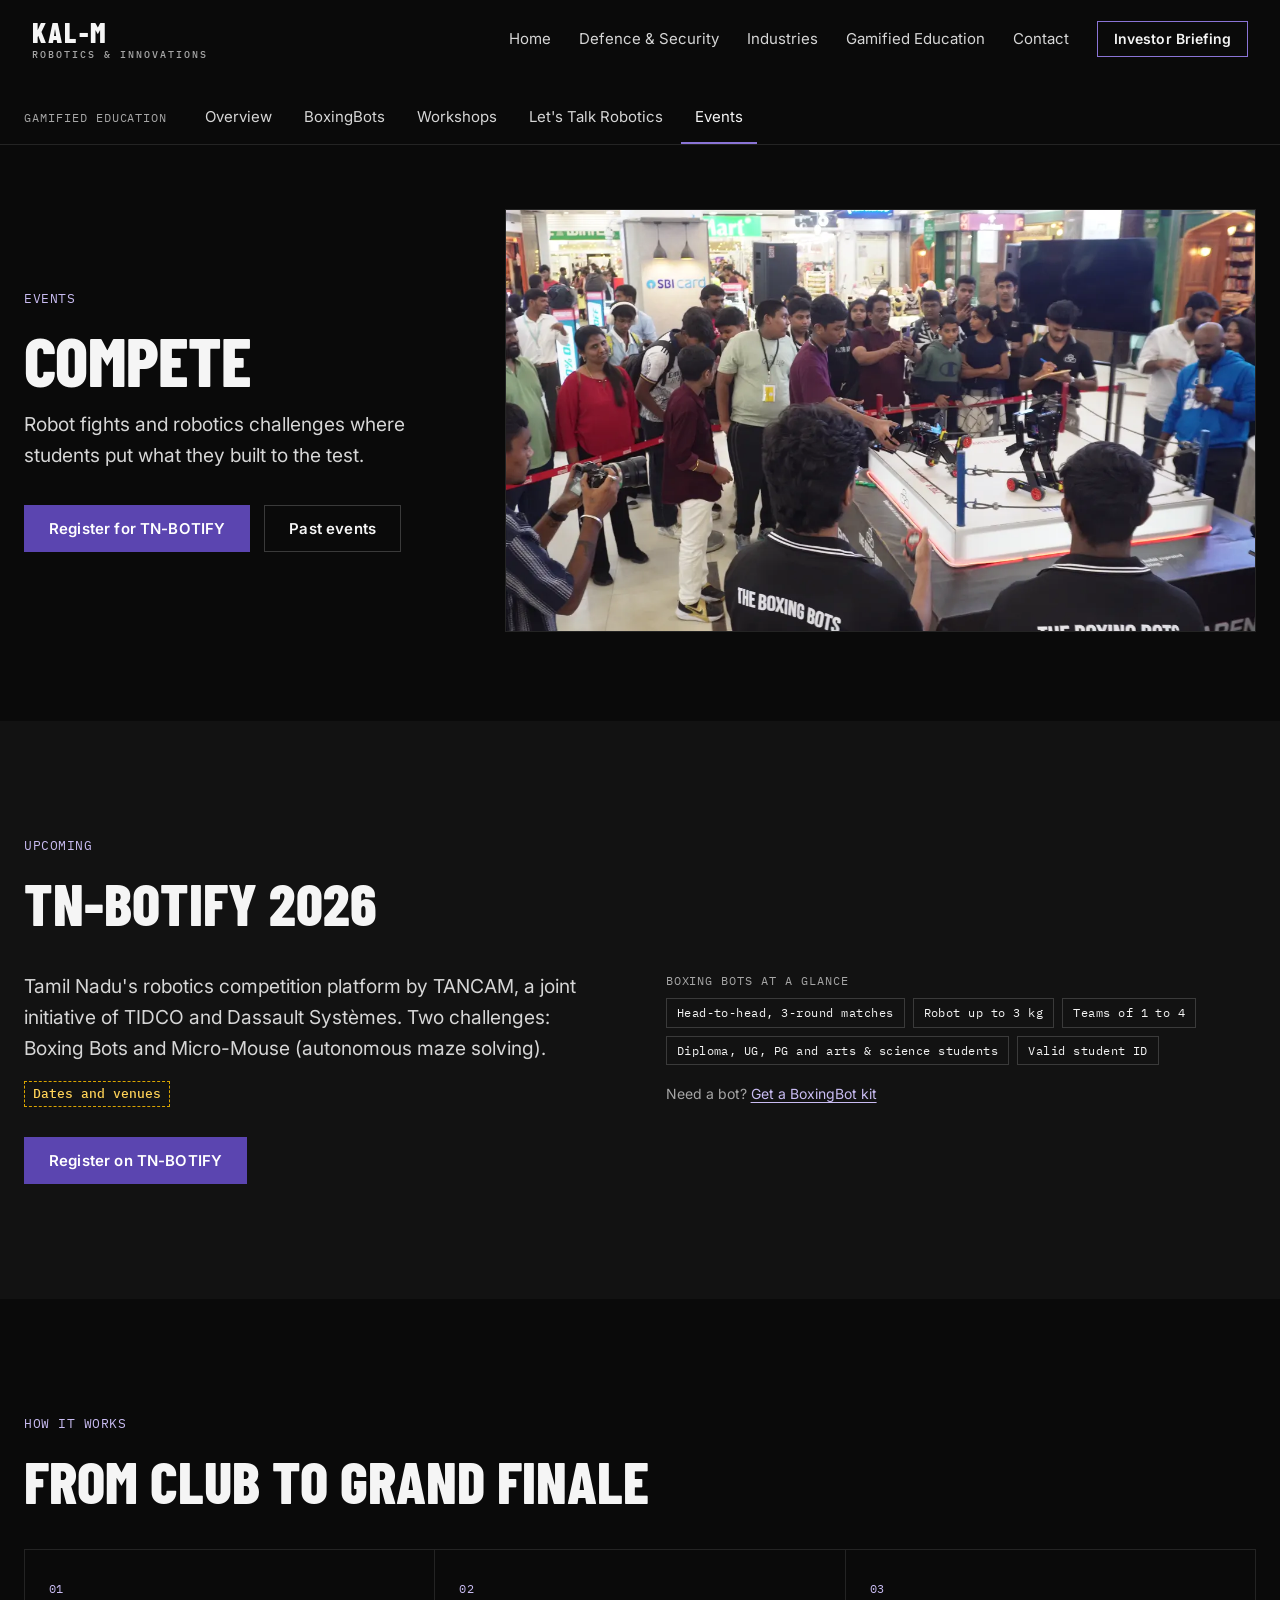
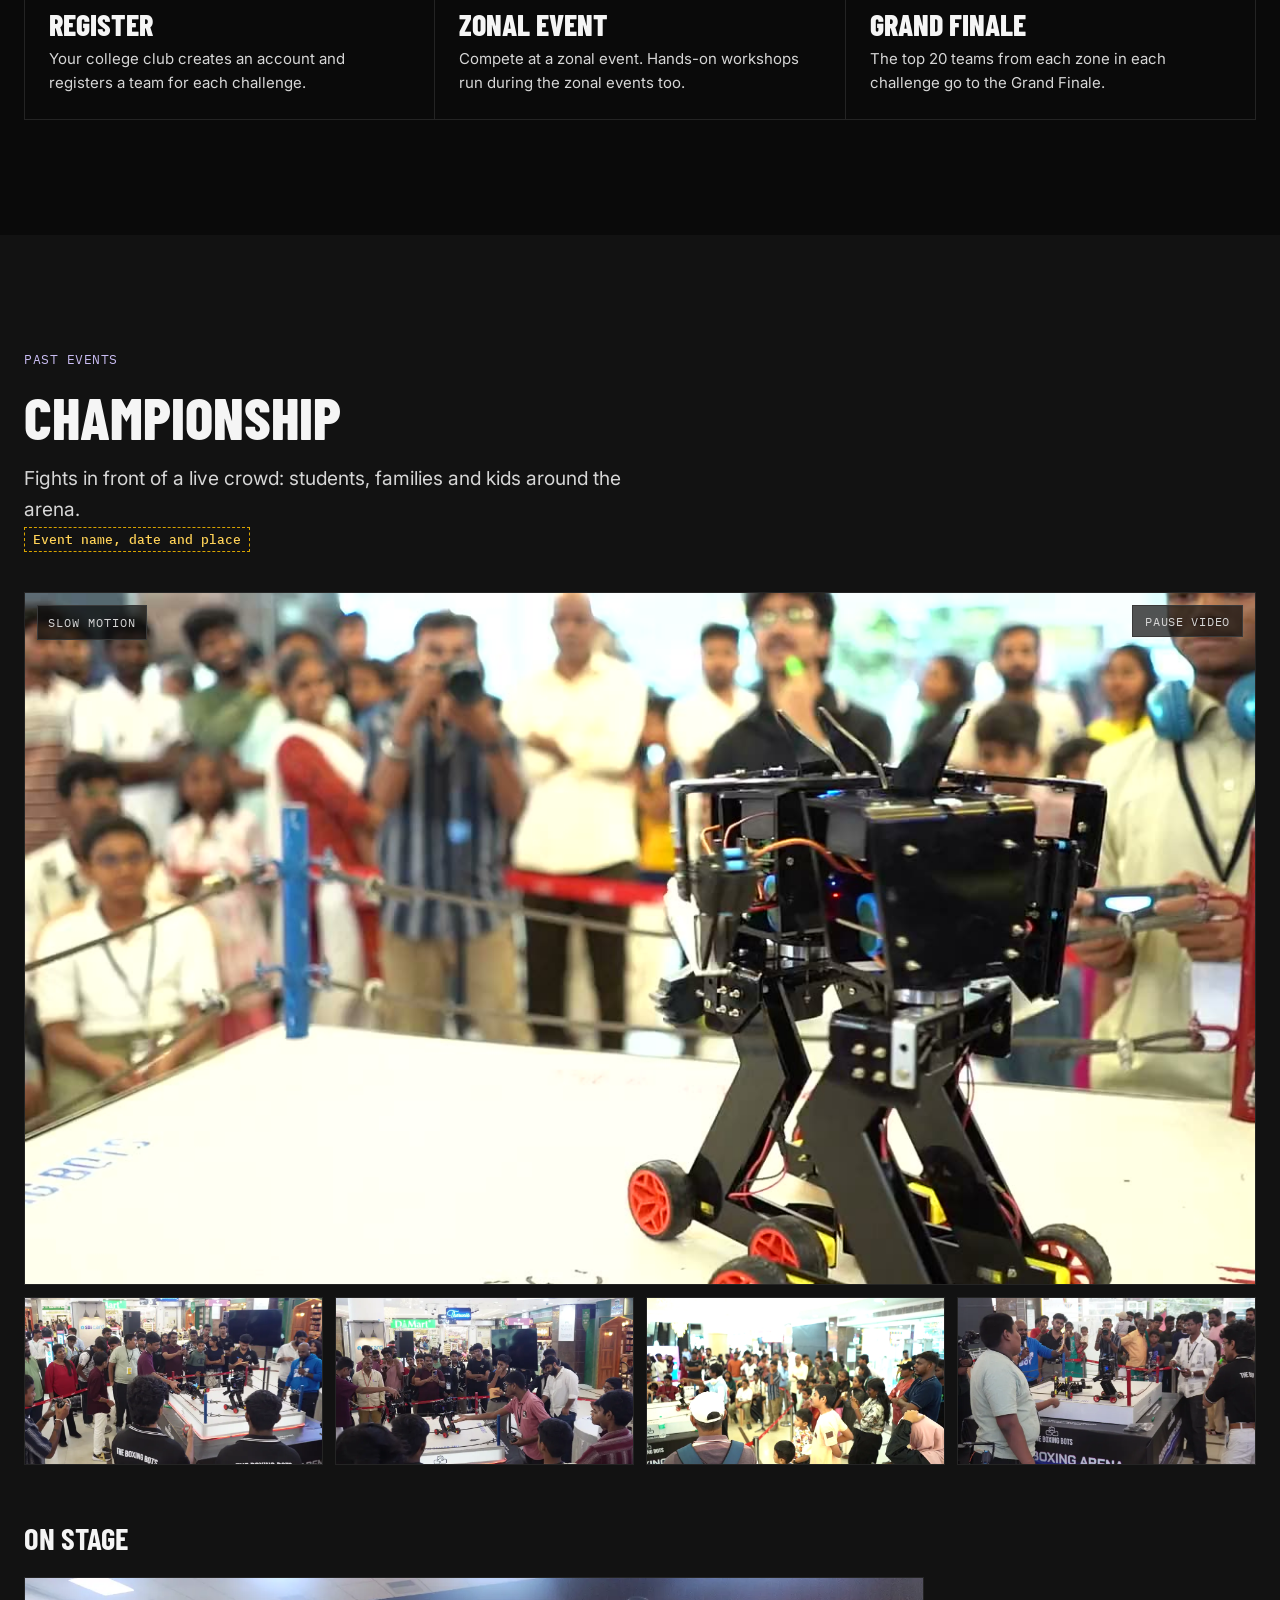
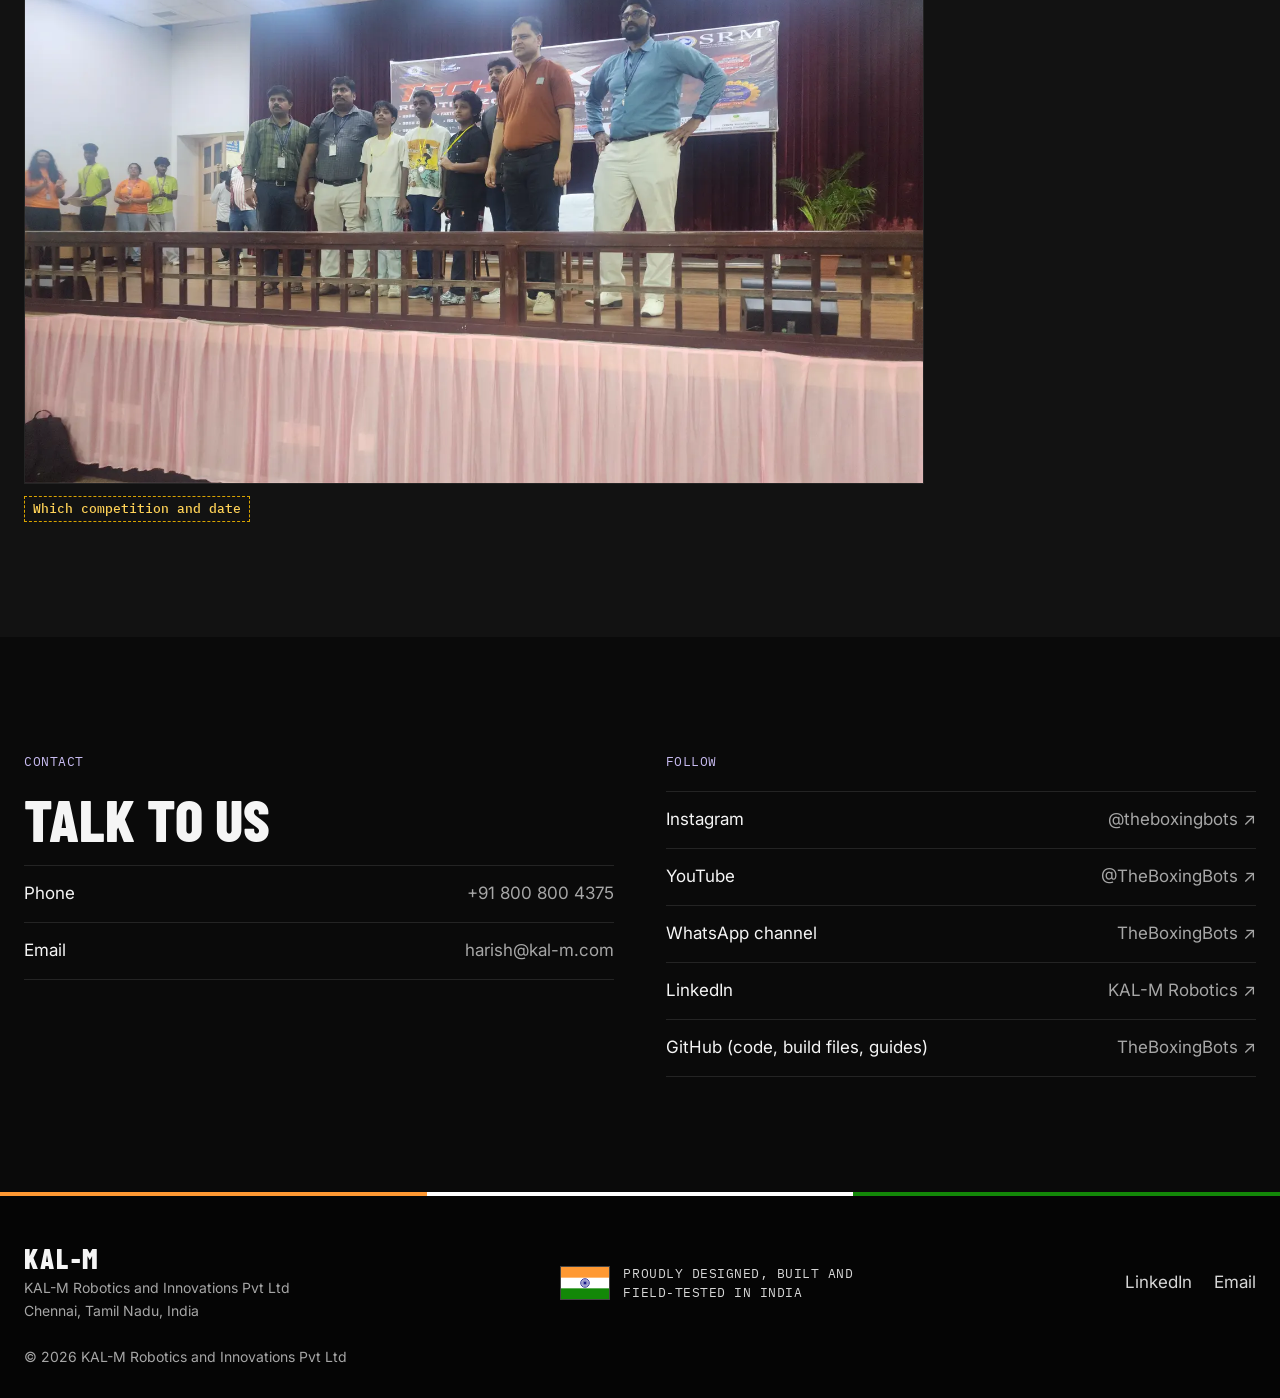
<file: astro/education/events.html>
<!DOCTYPE html>
<html lang="en">
<head>
<meta name="robots" content="noindex, nofollow">
<meta charset="utf-8">
<meta name="viewport" content="width=device-width, initial-scale=1">
<title>Events | Gamified Education | KAL-M Robotics</title>
<meta name="description" content="Robot fights and robotics challenges: TN-BOTIFY 2026 (Boxing Bots and Micro-Mouse) and past BoxingBots events.">
<meta name="referrer" content="strict-origin-when-cross-origin">
<meta property="og:title" content="Events | Gamified Education | KAL-M Robotics">
<meta property="og:description" content="Robot fights and robotics challenges: TN-BOTIFY 2026 (Boxing Bots and Micro-Mouse) and past BoxingBots events.">
<meta property="og:type" content="website">
<meta property="og:url" content="https://kal-m.com/education/events">
<link rel="canonical" href="https://kal-m.com/education/events">
<link rel="preconnect" href="https://fonts.googleapis.com">
<link rel="preconnect" href="https://fonts.gstatic.com" crossorigin>
<link rel="stylesheet" href="https://fonts.googleapis.com/css2?family=Barlow+Condensed:wght@500;600;700;800&family=IBM+Plex+Mono:wght@400;500&family=Inter:wght@400;500;600&display=swap">
<link rel="icon" href="../favicon.svg" type="image/svg+xml">
<link rel="stylesheet" href="../styles.css?v=10">
<script src="../main.js?v=8" defer></script>

</head>
<body>

<!-- NAV -->
<header class="nav" id="nav">
  <a class="brand" href="../" aria-label="KAL-M home">
    <span class="brand-mark">KAL-M</span>
    <span class="brand-sub">Robotics &amp; Innovations</span>
  </a>
  <nav class="nav-links" id="navLinks" aria-label="Main">
    <a href="../">Home</a>
    <a href="../defence">Defence &amp; Security</a><a href="../industries">Industries</a><a href="../education" aria-current="page">Gamified Education</a>
    <a href="../defence#contact">Contact</a>
    <a class="btn btn-sm js-brief" href="#briefing" id="briefOpen">Investor Briefing</a>
  </nav>
  <button class="nav-toggle" id="navToggle" aria-label="Open menu" aria-expanded="false"><span></span><span></span></button>
</header>

<main id="top">

<nav class="edu-subnav" aria-label="Gamified Education">
  <div class="wrap edu-subnav-row">
    <span class="mono edu-subnav-label">Gamified Education</span>
    <ul>
      <li><a href="../education">Overview</a></li><li><a href="../education/boxingbots">BoxingBots</a></li><li><a href="../education/workshops">Workshops</a></li><li><a href="../education/lets-talk-robotics">Let&#39;s Talk Robotics</a></li><li><a href="../education/events" aria-current="page">Events</a></li>
    </ul>
  </div>
</nav>


<section class="edu-hero" aria-labelledby="evTitle">
  <div class="wrap edu-hero-grid">
    <div class="edu-hero-text">
      <p class="eyebrow mono">Events</p>
      <h1 class="hero-title" id="evTitle">Compete</h1>
      <p class="edu-lead">Robot fights and robotics challenges where students put what they built to the test.</p>
      <div class="hero-cta">
        <a class="btn" href="https://tnbotify.tancam.in/register-info" target="_blank" rel="noopener">Register for TN-BOTIFY</a>
        <a class="btn btn-ghost" href="#past">Past events</a>
      </div>
    </div>
    <div class="edu-media"><img src="../assets/img/edu/card-events.webp" alt="Crowd around the BoxingBots arena at the championship" width="1280" height="720"></div>
  </div>
</section>


<section class="edu-sec alt" id="upcoming" aria-labelledby="upTitle">
  <div class="wrap">
    <div class="edu-head"><p class="eyebrow mono">Upcoming</p><h2 class="h2" id="upTitle">TN-BOTIFY 2026</h2></div>
    <div class="edu-split top">
      <div>
        <p class="edu-lead">Tamil Nadu's robotics competition platform by TANCAM, a joint initiative of TIDCO and Dassault Systèmes. Two challenges: Boxing Bots and Micro-Mouse (autonomous maze solving).</p>
        <p class="todo-row"><span class="todo">Dates and venues</span></p>
        <div class="card-actions"><a class="btn" href="https://tnbotify.tancam.in/register-info" target="_blank" rel="noopener">Register on TN-BOTIFY</a></div>
      </div>
      <div>
        <p class="mono box-title">Boxing Bots at a glance</p>
        <ul class="specs mono glance"><li>Head-to-head, 3-round matches</li><li>Robot up to 3 kg</li><li>Teams of 1 to 4</li><li>Diploma, UG, PG and arts &amp; science students</li><li>Valid student ID</li></ul>
        <p class="small muted">Need a bot? <a class="ilink" href="boxingbots#products">Get a BoxingBot kit</a></p>
      </div>
    </div>
  </div>
</section>


<section class="edu-sec" id="how" aria-labelledby="howTitle">
  <div class="wrap">
    <div class="edu-head"><p class="eyebrow mono">How it works</p><h2 class="h2" id="howTitle">From club to Grand Finale</h2></div>
    <ol class="steps3 flush">
      <li><span class="mono step-n">01</span><b>Register</b><p>Your college club creates an account and registers a team for each challenge.</p></li><li><span class="mono step-n">02</span><b>Zonal event</b><p>Compete at a zonal event. Hands-on workshops run during the zonal events too.</p></li><li><span class="mono step-n">03</span><b>Grand Finale</b><p>The top 20 teams from each zone in each challenge go to the Grand Finale.</p></li>
    </ol>
  </div>
</section>


<section class="edu-sec alt" id="past" aria-labelledby="pastTitle">
  <div class="wrap">
    <div class="edu-head"><p class="eyebrow mono">Past events</p><h2 class="h2" id="pastTitle">Championship</h2>
      <p class="edu-lead">Fights in front of a live crowd: students, families and kids around the arena.</p>
      <p><span class="todo">Event name, date and place</span></p></div>
    <div class="edu-media vbox champ"><video muted loop playsinline preload="none" poster="../assets/video/edu/champ-slowmo.jpg" data-src="../assets/video/edu/champ-slowmo.mp4" aria-hidden="true"></video><span class="vid-cap mono">Slow motion</span><button class="vid-toggle mono" type="button" hidden>Pause video</button></div>
    <ul class="crowd4">
      <li><img src="../assets/img/edu/crowd-1.webp" alt="Crowd and teams around the BoxingBots arena" width="960" height="540" loading="lazy"></li><li><img src="../assets/img/edu/crowd-2.webp" alt="Crowd and teams around the BoxingBots arena" width="960" height="540" loading="lazy"></li><li><img src="../assets/img/edu/crowd-3.webp" alt="Crowd and teams around the BoxingBots arena" width="960" height="540" loading="lazy"></li><li><img src="../assets/img/edu/crowd-4.webp" alt="Crowd and teams around the BoxingBots arena" width="960" height="540" loading="lazy"></li>
    </ul>
    <h3 class="sub-h">On stage</h3>
    <figure class="stage-photo">
      <img src="../assets/img/edu/stage.webp" alt="Students and faculty on stage at a robotics competition" width="1600" height="900" loading="lazy">
      <figcaption><span class="todo">Which competition and date</span></figcaption>
    </figure>
  </div>
</section>

<section class="edu-sec" id="contact" aria-labelledby="contactTitle">
  <div class="wrap edu-split top">
    <div>
      <p class="eyebrow mono">Contact</p>
      <h2 class="h2" id="contactTitle">Talk to us</h2>
      <ul class="links-list">
        <li><a href="tel:+918008004375"><span>Phone</span><span class="muted">+91 800 800 4375</span></a></li>
        <li><a href="mailto:harish@kal-m.com"><span>Email</span><span class="muted">harish@kal-m.com</span></a></li>
      </ul>
    </div>
    <div>
      <p class="eyebrow mono">Follow</p>
      <ul class="links-list">
        <li><a href="https://www.instagram.com/theboxingbots/" target="_blank" rel="noopener"><span>Instagram</span><span class="muted">@theboxingbots ↗</span></a></li><li><a href="https://www.youtube.com/@TheBoxingBots" target="_blank" rel="noopener"><span>YouTube</span><span class="muted">@TheBoxingBots ↗</span></a></li><li><a href="https://whatsapp.com/channel/0029VbCXFMHBA1es3mynvg25" target="_blank" rel="noopener"><span>WhatsApp channel</span><span class="muted">TheBoxingBots ↗</span></a></li><li><a href="https://www.linkedin.com/company/kal-m-robotics-and-innovations" target="_blank" rel="noopener"><span>LinkedIn</span><span class="muted">KAL-M Robotics ↗</span></a></li><li><a href="https://github.com/TheBoxingBots/TheBoxingbots" target="_blank" rel="noopener"><span>GitHub (code, build files, guides)</span><span class="muted">TheBoxingBots ↗</span></a></li>
      </ul>
    </div>
  </div>
</section>


</main>

<footer class="footer">
  <div class="tricolour" aria-hidden="true"><i></i><i></i><i></i></div>
  <div class="wrap foot">
    <div>
      <span class="brand-mark">KAL-M</span>
      <p class="muted small">KAL-M Robotics and Innovations Pvt Ltd<br>Chennai, Tamil Nadu, India</p>
    </div>
    <p class="made mono"><svg class="flag" viewBox="0 0 30 20" aria-hidden="true"><rect width="30" height="20" fill="#fff"></rect><rect width="30" height="6.67" fill="#FF9933"></rect><rect y="13.33" width="30" height="6.67" fill="#138808"></rect><circle cx="15" cy="10" r="2.7" fill="none" stroke="#000080" stroke-width=".45"></circle><g stroke="#000080" stroke-width=".2"><line x1="12.40" y1="10.00" x2="17.60" y2="10.00"></line><line x1="12.49" y1="9.33" x2="17.51" y2="10.67"></line><line x1="12.75" y1="8.70" x2="17.25" y2="11.30"></line><line x1="13.16" y1="8.16" x2="16.84" y2="11.84"></line><line x1="13.70" y1="7.75" x2="16.30" y2="12.25"></line><line x1="14.33" y1="7.49" x2="15.67" y2="12.51"></line><line x1="15.00" y1="7.40" x2="15.00" y2="12.60"></line><line x1="15.67" y1="7.49" x2="14.33" y2="12.51"></line><line x1="16.30" y1="7.75" x2="13.70" y2="12.25"></line><line x1="16.84" y1="8.16" x2="13.16" y2="11.84"></line><line x1="17.25" y1="8.70" x2="12.75" y2="11.30"></line><line x1="17.51" y1="9.33" x2="12.49" y2="10.67"></line></g></svg><span>Proudly designed, built and<br>field-tested in India</span></p>
    <div class="foot-links">
      <a href="https://www.linkedin.com/company/kal-m-robotics-and-innovations" rel="noopener noreferrer" target="_blank">LinkedIn</a>
      <a href="mailto:harish@kal-m.com">Email</a>
    </div>
  </div>
  <p class="wrap small muted copy">© 2026 KAL-M Robotics and Innovations Pvt Ltd</p>
</footer>

<!-- INVESTOR BRIEFING -->
<div class="brief dossier" id="brief" role="dialog" aria-modal="true" aria-labelledby="briefTitle" hidden>
  <div class="brief-inner">
    <header class="brief-head">
      <p class="mono">INVESTOR BRIEFING · KAL-M ROBOTICS AND INNOVATIONS PVT LTD · OCT 2026</p>
      <button class="brief-close" id="briefClose" aria-label="Close briefing">✕</button>
    </header>
    <h2 class="h2" id="briefTitle">Modular autonomous ground robots.<br>Field-proven in India.</h2>
    <div class="brief-grid">
      <section class="bcell bcell-wide">
        <h3 class="mono">TRACTION</h3>
        <div class="bstats">
          <div><b>₹27L+</b><span>Grants secured</span></div>
          <div><b>₹2–25 Cr</b><span>Defence pipeline</span></div>
          <div><b>20+</b><span>Field iterations with the Army</span></div>
          <div><b>12,000 ft</b><span>Altitude tested</span></div>
          <div><b>3</b><span>Patents (GPS-denied nav)</span></div>
          <div><b>Since 2020</b><span>Building UGVs</span></div>
        </div>
      </section>
      <section class="bcell">
        <h3 class="mono">WHAT WE BUILD</h3>
        <p>One tracked base platform with swappable mission modules (surveillance, anti-tank, cargo), running by remote or autonomously, configured and built to order.</p>
      </section>
      <section class="bcell">
        <h3 class="mono">FIELD PROOF</h3>
        <ul>
          <li>May 2025: 12,000 ft, 6°C, 150 kg payload, 30° climb</li>
          <li>Nov 2025: CDIIC Defence Conclave (BEML · DGQA · MoD)</li>
          <li>Mar 2026: Two days with the NSG</li>
          <li>Oct 2025: 3D-printed kamikaze land drone tested</li>
          <li>Nov–Dec 2025: 20-day forward deployment, unit handed over</li>
        </ul>
      </section>
      <section class="bcell">
        <h3 class="mono">WHY WE WIN</h3>
        <ul>
          <li>Built alongside the forces, redesigned overnight</li>
          <li>3D-printed structure: fast repair, no tooling</li>
          <li>One platform, many missions: lower cost</li>
        </ul>
      </section>
      <section class="bcell">
        <h3 class="mono">PARTNERS &amp; BACKERS</h3>
        <p>Rudram Dynamics (strategic defence partner) · FORGE · TANCAM · TIDCO · Dassault Systèmes CoE</p>
      </section>
      <section class="bcell">
        <h3 class="mono">TEAM</h3>
        <p><b>Harish Vardhana</b>, Founder &amp; Director: 8+ yrs robotics &amp; AI, built the Chennai Police RobotCop.<br>250+ engineers trained: in-house hiring pipeline.</p>
      </section>
      <section class="bcell bcell-ask">
        <h3 class="mono">THE ASK</h3>
        <p class="pending">Round size and use of funds: to be added</p>
      </section>
    </div>
    <div class="brief-cta">
      <a class="btn" href="mailto:harish@kal-m.com?subject=Investor%20Briefing%20-%20KAL-M">Email the founder</a>
      <span class="btn btn-ghost is-disabled" aria-disabled="true">Pitch deck (PDF) · pending</span>
    </div>
  </div>
</div>

</body>
</html>
</file>
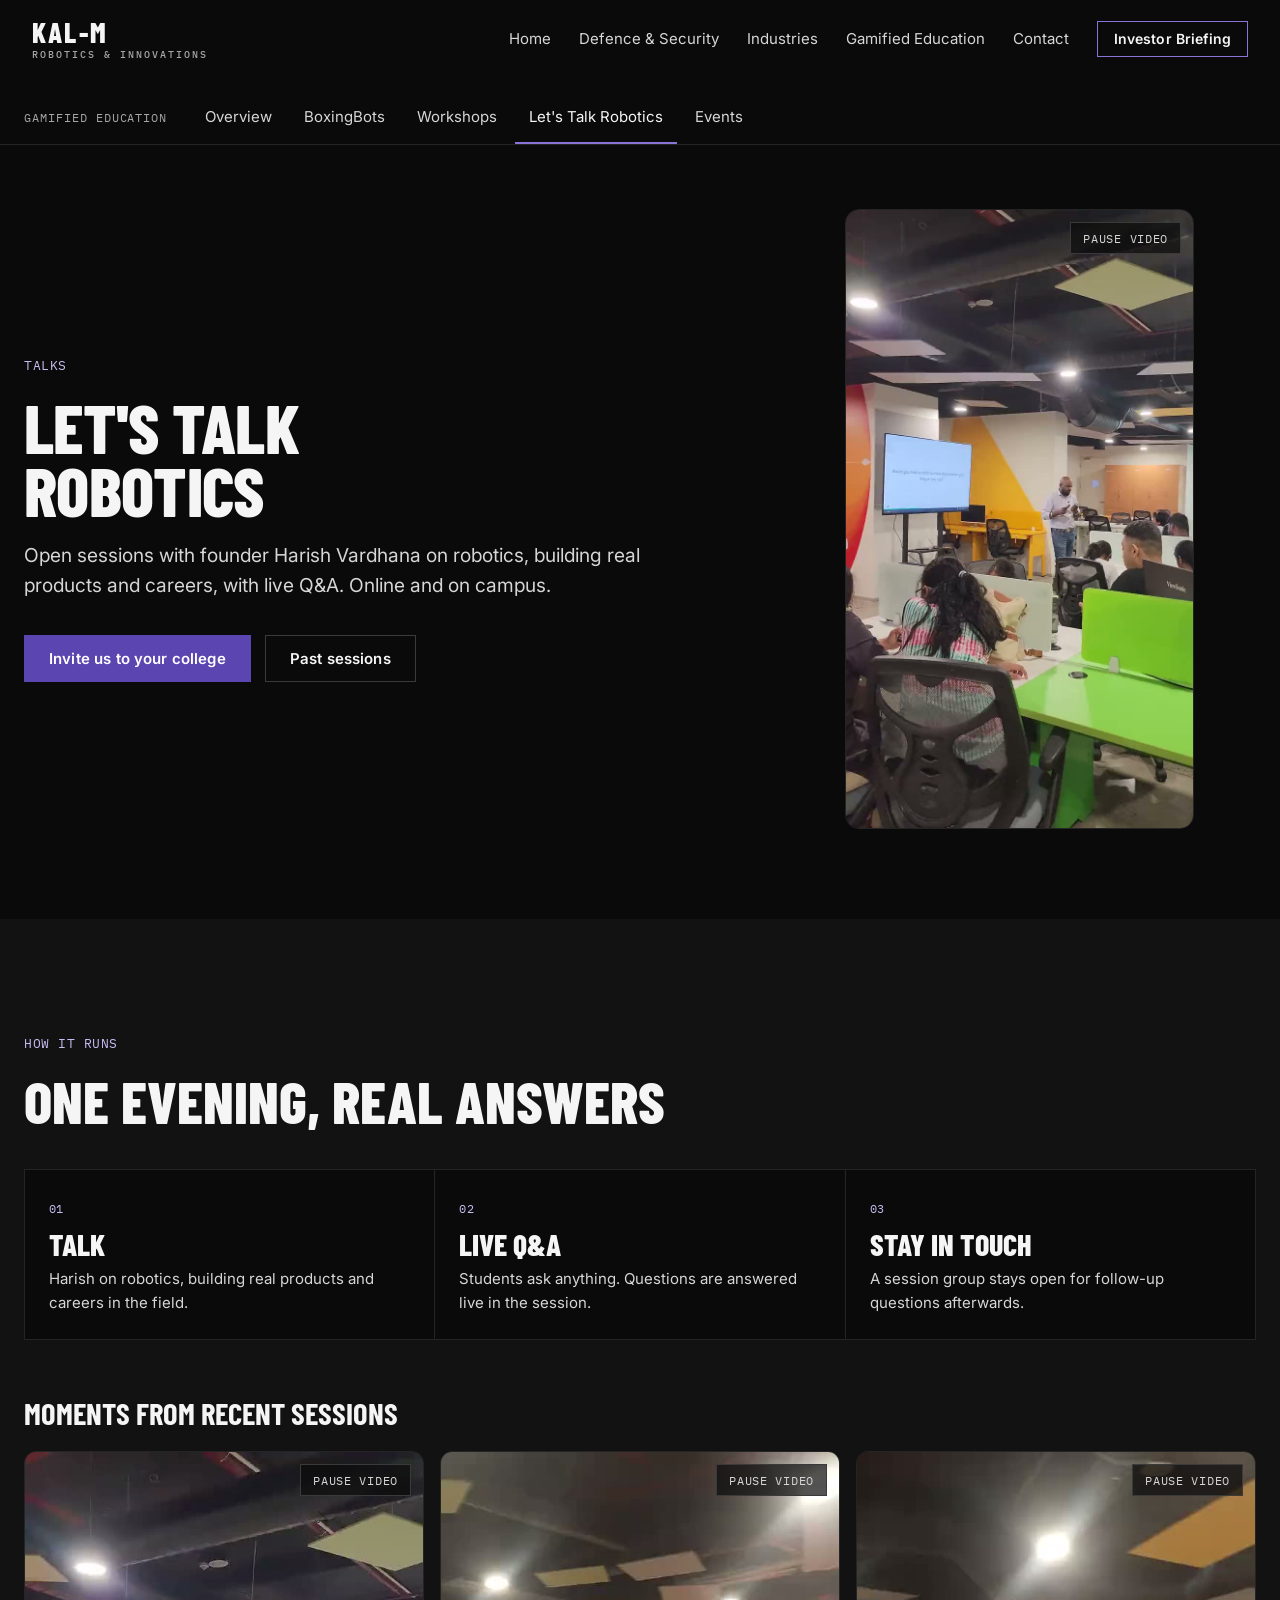
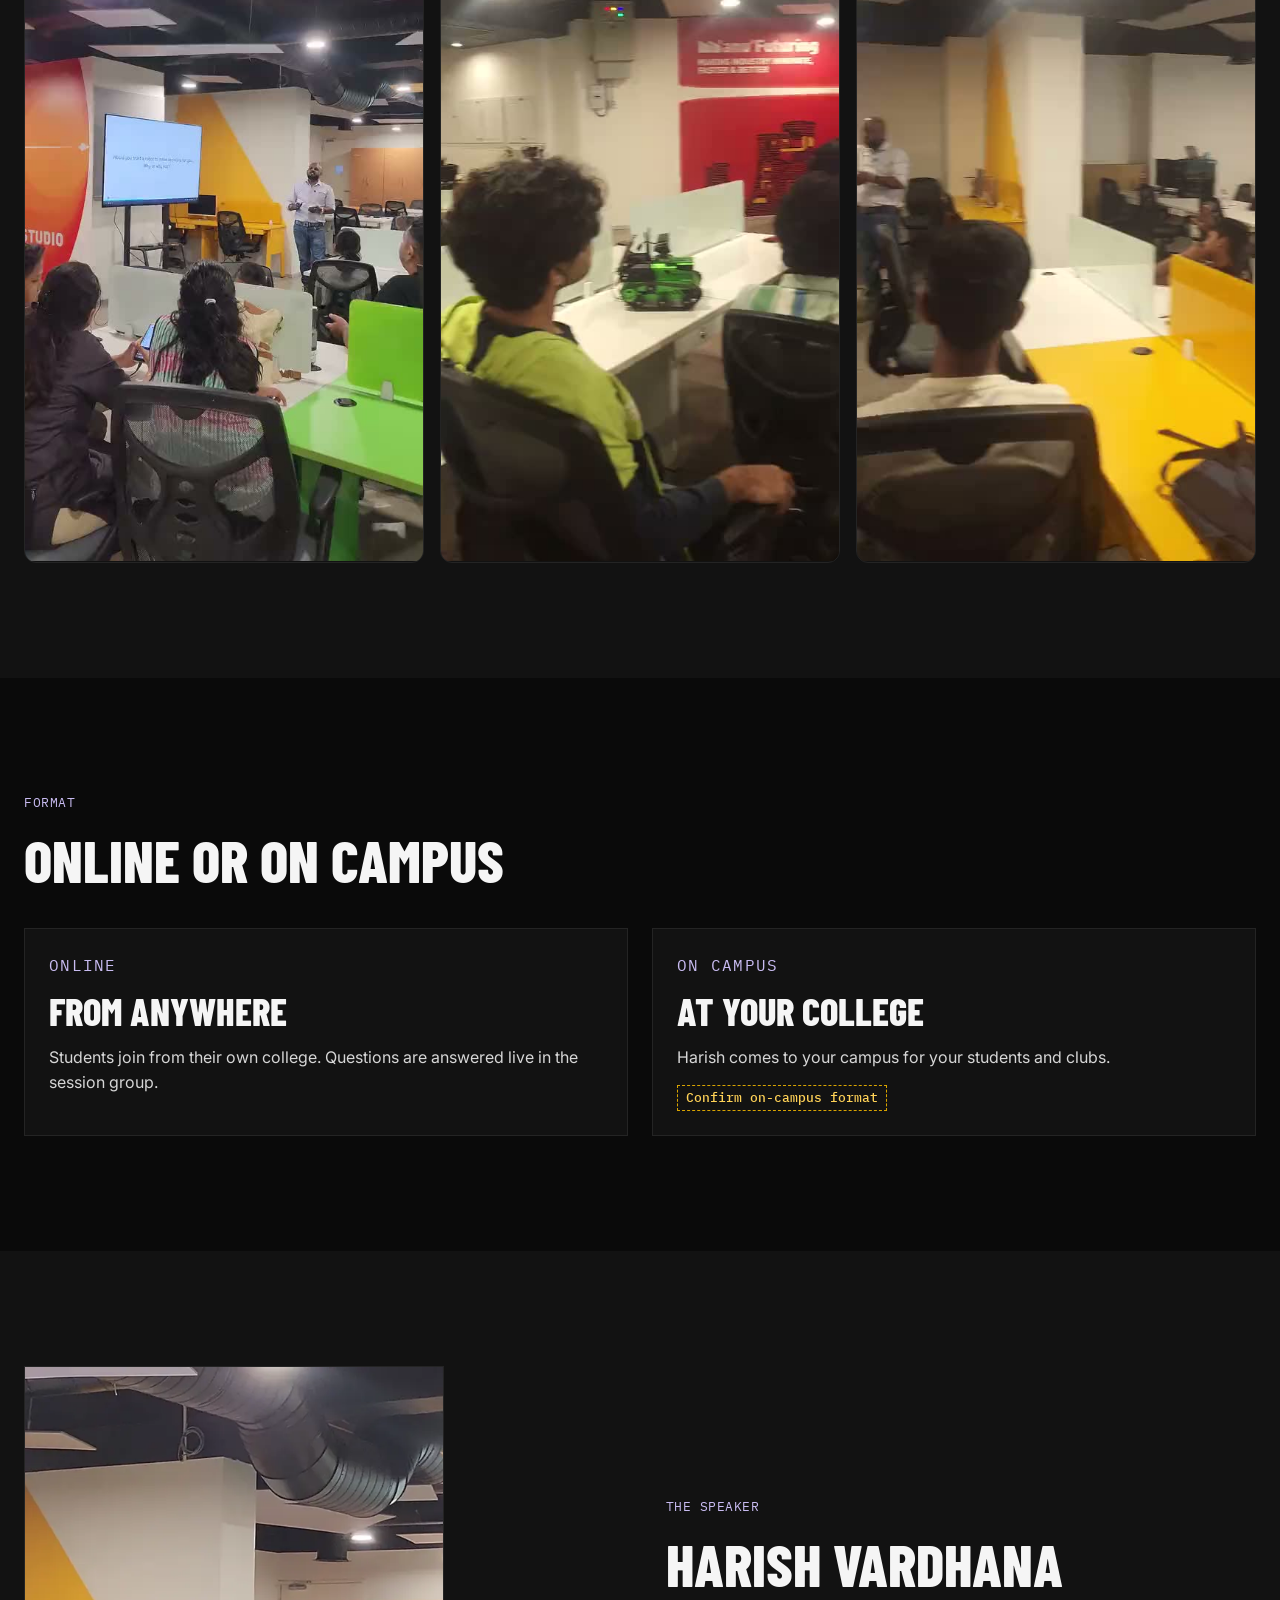
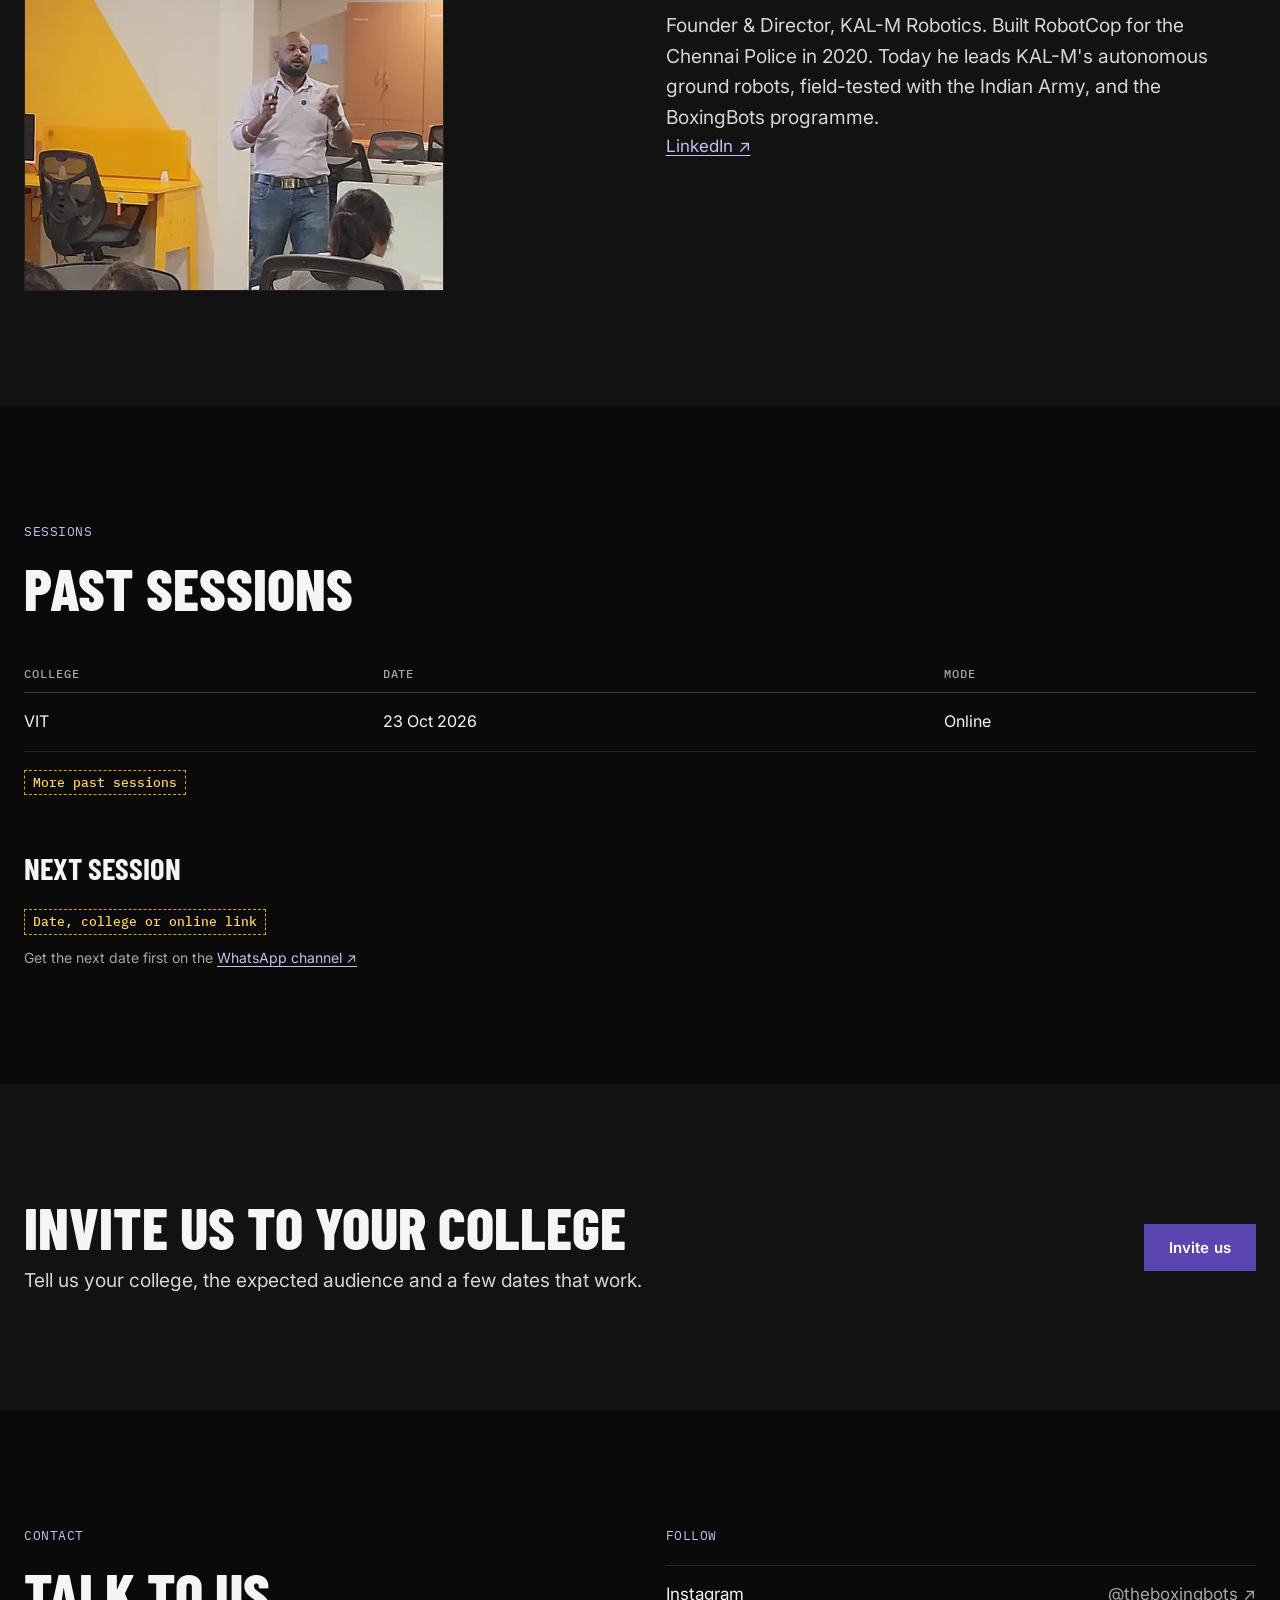
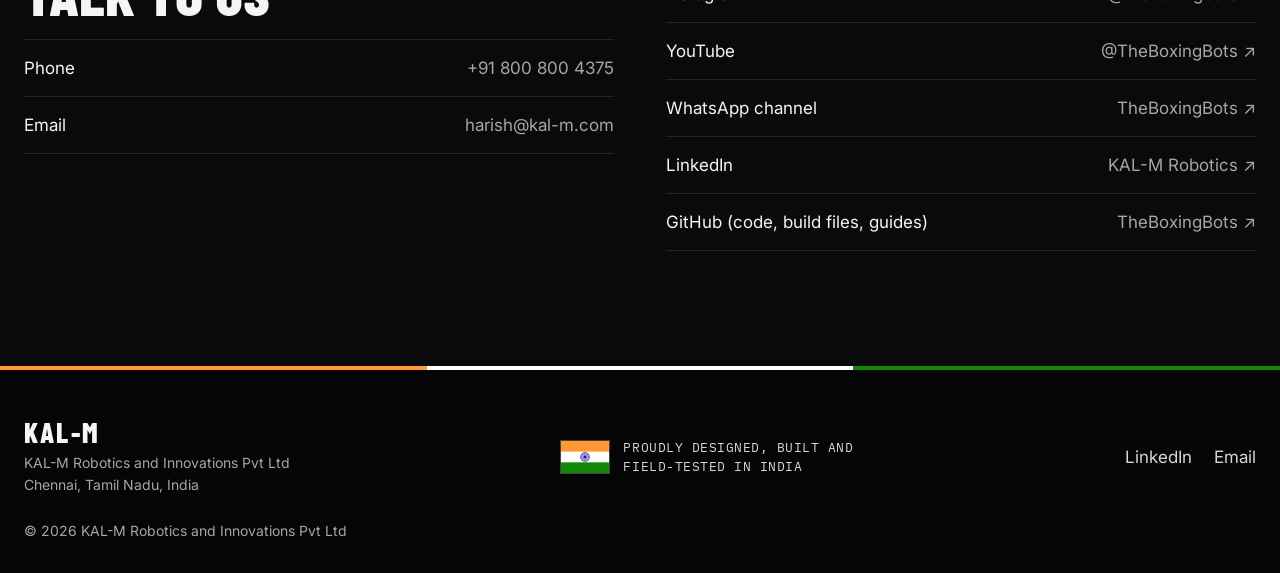
<file: astro/education/lets-talk-robotics.html>
<!DOCTYPE html>
<html lang="en">
<head>
<meta name="robots" content="noindex, nofollow">
<meta charset="utf-8">
<meta name="viewport" content="width=device-width, initial-scale=1">
<title>Let&#39;s Talk Robotics | Gamified Education | KAL-M Robotics</title>
<meta name="description" content="Let's Talk Robotics: open sessions with KAL-M founder Harish Vardhana on robotics, building real products and careers, with live Q&amp;A. Online and on campus.">
<meta name="referrer" content="strict-origin-when-cross-origin">
<meta property="og:title" content="Let's Talk Robotics | Gamified Education | KAL-M Robotics">
<meta property="og:description" content="Let's Talk Robotics: open sessions with KAL-M founder Harish Vardhana on robotics, building real products and careers, with live Q&amp;A. Online and on campus.">
<meta property="og:type" content="website">
<meta property="og:url" content="https://kal-m.com/education/lets-talk-robotics">
<link rel="canonical" href="https://kal-m.com/education/lets-talk-robotics">
<link rel="preconnect" href="https://fonts.googleapis.com">
<link rel="preconnect" href="https://fonts.gstatic.com" crossorigin>
<link rel="stylesheet" href="https://fonts.googleapis.com/css2?family=Barlow+Condensed:wght@500;600;700;800&family=IBM+Plex+Mono:wght@400;500&family=Inter:wght@400;500;600&display=swap">
<link rel="icon" href="../favicon.svg" type="image/svg+xml">
<link rel="stylesheet" href="../styles.css?v=10">
<script src="../main.js?v=8" defer></script>

</head>
<body>

<!-- NAV -->
<header class="nav" id="nav">
  <a class="brand" href="../" aria-label="KAL-M home">
    <span class="brand-mark">KAL-M</span>
    <span class="brand-sub">Robotics &amp; Innovations</span>
  </a>
  <nav class="nav-links" id="navLinks" aria-label="Main">
    <a href="../">Home</a>
    <a href="../defence">Defence &amp; Security</a><a href="../industries">Industries</a><a href="../education" aria-current="page">Gamified Education</a>
    <a href="../defence#contact">Contact</a>
    <a class="btn btn-sm js-brief" href="#briefing" id="briefOpen">Investor Briefing</a>
  </nav>
  <button class="nav-toggle" id="navToggle" aria-label="Open menu" aria-expanded="false"><span></span><span></span></button>
</header>

<main id="top">

<nav class="edu-subnav" aria-label="Gamified Education">
  <div class="wrap edu-subnav-row">
    <span class="mono edu-subnav-label">Gamified Education</span>
    <ul>
      <li><a href="../education">Overview</a></li><li><a href="../education/boxingbots">BoxingBots</a></li><li><a href="../education/workshops">Workshops</a></li><li><a href="../education/lets-talk-robotics" aria-current="page">Let&#39;s Talk Robotics</a></li><li><a href="../education/events">Events</a></li>
    </ul>
  </div>
</nav>


<section class="edu-hero" aria-labelledby="ltrTitle">
  <div class="wrap edu-hero-grid tall-media">
    <div class="edu-hero-text">
      <p class="eyebrow mono">Talks</p>
      <h1 class="hero-title" id="ltrTitle">Let's Talk Robotics</h1>
      <p class="edu-lead">Open sessions with founder Harish Vardhana on robotics, building real products and careers, with live Q&amp;A. Online and on campus.</p>
      <div class="hero-cta">
        <a class="btn" href="mailto:harish@kal-m.com?subject=Let's%20Talk%20Robotics%3A%20invite">Invite us to your college</a>
        <a class="btn btn-ghost" href="#past">Past sessions</a>
      </div>
    </div>
    <div class="edu-media tall vbox"><video muted loop playsinline preload="none" poster="../assets/video/edu/talk-top.jpg" data-src="../assets/video/edu/talk-top.mp4" aria-hidden="true"></video><button class="vid-toggle mono" type="button" hidden>Pause video</button></div>
  </div>
</section>


<section class="edu-sec alt" id="how" aria-labelledby="howTitle">
  <div class="wrap">
    <div class="edu-head"><p class="eyebrow mono">How it runs</p><h2 class="h2" id="howTitle">One evening, real answers</h2></div>
    <ol class="steps3 flush">
      <li><span class="mono step-n">01</span><b>Talk</b><p>Harish on robotics, building real products and careers in the field.</p></li><li><span class="mono step-n">02</span><b>Live Q&amp;A</b><p>Students ask anything. Questions are answered live in the session.</p></li><li><span class="mono step-n">03</span><b>Stay in touch</b><p>A session group stays open for follow-up questions afterwards.</p></li>
    </ol>
    <h3 class="sub-h">Moments from recent sessions</h3>
    <div class="reels">
      <div class="vbox"><video muted loop playsinline preload="none" poster="../assets/video/edu/talk-1.jpg" data-src="../assets/video/edu/talk-1.mp4" aria-hidden="true"></video><button class="vid-toggle mono" type="button" hidden>Pause video</button></div><div class="vbox"><video muted loop playsinline preload="none" poster="../assets/video/edu/talk-2.jpg" data-src="../assets/video/edu/talk-2.mp4" aria-hidden="true"></video><button class="vid-toggle mono" type="button" hidden>Pause video</button></div><div class="vbox"><video muted loop playsinline preload="none" poster="../assets/video/edu/talk-3.jpg" data-src="../assets/video/edu/talk-3.mp4" aria-hidden="true"></video><button class="vid-toggle mono" type="button" hidden>Pause video</button></div>
    </div>
  </div>
</section>


<section class="edu-sec" id="topics" aria-labelledby="ltrTopics">
  <div class="wrap">
    <div class="edu-head"><p class="eyebrow mono">Format</p><h2 class="h2" id="ltrTopics">Online or on campus</h2></div>
    <div class="cards2">
      <article class="ecard"><div class="card-body"><p class="tag mono">Online</p><h3>From anywhere</h3>
        <p>Students join from their own college. Questions are answered live in the session group.</p></div></article>
      <article class="ecard"><div class="card-body"><p class="tag mono">On campus</p><h3>At your college</h3>
        <p>Harish comes to your campus for your students and clubs.</p><p><span class="todo">Confirm on-campus format</span></p></div></article>
    </div>
  </div>
</section>


<section class="edu-sec alt" id="speaker" aria-labelledby="spkTitle">
  <div class="wrap edu-split">
    <img class="speaker-img" src="../assets/img/edu/card-talk.webp" alt="Harish Vardhana presenting at a Let's Talk Robotics session" width="1280" height="720" loading="lazy">
    <div>
      <p class="eyebrow mono">The speaker</p>
      <h2 class="h2" id="spkTitle">Harish Vardhana</h2>
      <p class="edu-lead">Founder &amp; Director, KAL-M Robotics. Built RobotCop for the Chennai Police in 2020. Today he leads KAL-M's autonomous ground robots, field-tested with the Indian Army, and the BoxingBots programme.</p>
      <p><a class="ilink" href="https://www.linkedin.com/in/harish-vardhana" target="_blank" rel="noopener">LinkedIn ↗</a></p>
    </div>
  </div>
</section>


<section class="edu-sec" id="past" aria-labelledby="pastTitle">
  <div class="wrap">
    <div class="edu-head"><p class="eyebrow mono">Sessions</p><h2 class="h2" id="pastTitle">Past sessions</h2></div>
    <table class="sessions">
      <thead><tr><th scope="col">College</th><th scope="col">Date</th><th scope="col">Mode</th></tr></thead>
      <tbody><tr><td>VIT</td><td>23 Oct 2026</td><td>Online</td></tr></tbody>
    </table>
    <p class="todo-row"><span class="todo">More past sessions</span></p>
    <h3 class="sub-h">Next session</h3>
    <p><span class="todo">Date, college or online link</span></p>
    <p class="small muted next-note">Get the next date first on the <a class="ilink" href="https://whatsapp.com/channel/0029VbCXFMHBA1es3mynvg25" target="_blank" rel="noopener">WhatsApp channel ↗</a></p>
  </div>
</section>


<section class="edu-sec alt" id="invite" aria-labelledby="invTitle">
  <div class="wrap cta-band">
    <div>
      <h2 class="h2" id="invTitle">Invite us to your college</h2>
      <p class="edu-lead">Tell us your college, the expected audience and a few dates that work.</p>
    </div>
    <div class="card-actions"><a class="btn" href="mailto:harish@kal-m.com?subject=Let's%20Talk%20Robotics%3A%20invite">Invite us</a></div>
  </div>
</section>

<section class="edu-sec" id="contact" aria-labelledby="contactTitle">
  <div class="wrap edu-split top">
    <div>
      <p class="eyebrow mono">Contact</p>
      <h2 class="h2" id="contactTitle">Talk to us</h2>
      <ul class="links-list">
        <li><a href="tel:+918008004375"><span>Phone</span><span class="muted">+91 800 800 4375</span></a></li>
        <li><a href="mailto:harish@kal-m.com"><span>Email</span><span class="muted">harish@kal-m.com</span></a></li>
      </ul>
    </div>
    <div>
      <p class="eyebrow mono">Follow</p>
      <ul class="links-list">
        <li><a href="https://www.instagram.com/theboxingbots/" target="_blank" rel="noopener"><span>Instagram</span><span class="muted">@theboxingbots ↗</span></a></li><li><a href="https://www.youtube.com/@TheBoxingBots" target="_blank" rel="noopener"><span>YouTube</span><span class="muted">@TheBoxingBots ↗</span></a></li><li><a href="https://whatsapp.com/channel/0029VbCXFMHBA1es3mynvg25" target="_blank" rel="noopener"><span>WhatsApp channel</span><span class="muted">TheBoxingBots ↗</span></a></li><li><a href="https://www.linkedin.com/company/kal-m-robotics-and-innovations" target="_blank" rel="noopener"><span>LinkedIn</span><span class="muted">KAL-M Robotics ↗</span></a></li><li><a href="https://github.com/TheBoxingBots/TheBoxingbots" target="_blank" rel="noopener"><span>GitHub (code, build files, guides)</span><span class="muted">TheBoxingBots ↗</span></a></li>
      </ul>
    </div>
  </div>
</section>


</main>

<footer class="footer">
  <div class="tricolour" aria-hidden="true"><i></i><i></i><i></i></div>
  <div class="wrap foot">
    <div>
      <span class="brand-mark">KAL-M</span>
      <p class="muted small">KAL-M Robotics and Innovations Pvt Ltd<br>Chennai, Tamil Nadu, India</p>
    </div>
    <p class="made mono"><svg class="flag" viewBox="0 0 30 20" aria-hidden="true"><rect width="30" height="20" fill="#fff"></rect><rect width="30" height="6.67" fill="#FF9933"></rect><rect y="13.33" width="30" height="6.67" fill="#138808"></rect><circle cx="15" cy="10" r="2.7" fill="none" stroke="#000080" stroke-width=".45"></circle><g stroke="#000080" stroke-width=".2"><line x1="12.40" y1="10.00" x2="17.60" y2="10.00"></line><line x1="12.49" y1="9.33" x2="17.51" y2="10.67"></line><line x1="12.75" y1="8.70" x2="17.25" y2="11.30"></line><line x1="13.16" y1="8.16" x2="16.84" y2="11.84"></line><line x1="13.70" y1="7.75" x2="16.30" y2="12.25"></line><line x1="14.33" y1="7.49" x2="15.67" y2="12.51"></line><line x1="15.00" y1="7.40" x2="15.00" y2="12.60"></line><line x1="15.67" y1="7.49" x2="14.33" y2="12.51"></line><line x1="16.30" y1="7.75" x2="13.70" y2="12.25"></line><line x1="16.84" y1="8.16" x2="13.16" y2="11.84"></line><line x1="17.25" y1="8.70" x2="12.75" y2="11.30"></line><line x1="17.51" y1="9.33" x2="12.49" y2="10.67"></line></g></svg><span>Proudly designed, built and<br>field-tested in India</span></p>
    <div class="foot-links">
      <a href="https://www.linkedin.com/company/kal-m-robotics-and-innovations" rel="noopener noreferrer" target="_blank">LinkedIn</a>
      <a href="mailto:harish@kal-m.com">Email</a>
    </div>
  </div>
  <p class="wrap small muted copy">© 2026 KAL-M Robotics and Innovations Pvt Ltd</p>
</footer>

<!-- INVESTOR BRIEFING -->
<div class="brief dossier" id="brief" role="dialog" aria-modal="true" aria-labelledby="briefTitle" hidden>
  <div class="brief-inner">
    <header class="brief-head">
      <p class="mono">INVESTOR BRIEFING · KAL-M ROBOTICS AND INNOVATIONS PVT LTD · OCT 2026</p>
      <button class="brief-close" id="briefClose" aria-label="Close briefing">✕</button>
    </header>
    <h2 class="h2" id="briefTitle">Modular autonomous ground robots.<br>Field-proven in India.</h2>
    <div class="brief-grid">
      <section class="bcell bcell-wide">
        <h3 class="mono">TRACTION</h3>
        <div class="bstats">
          <div><b>₹27L+</b><span>Grants secured</span></div>
          <div><b>₹2–25 Cr</b><span>Defence pipeline</span></div>
          <div><b>20+</b><span>Field iterations with the Army</span></div>
          <div><b>12,000 ft</b><span>Altitude tested</span></div>
          <div><b>3</b><span>Patents (GPS-denied nav)</span></div>
          <div><b>Since 2020</b><span>Building UGVs</span></div>
        </div>
      </section>
      <section class="bcell">
        <h3 class="mono">WHAT WE BUILD</h3>
        <p>One tracked base platform with swappable mission modules (surveillance, anti-tank, cargo), running by remote or autonomously, configured and built to order.</p>
      </section>
      <section class="bcell">
        <h3 class="mono">FIELD PROOF</h3>
        <ul>
          <li>May 2025: 12,000 ft, 6°C, 150 kg payload, 30° climb</li>
          <li>Nov 2025: CDIIC Defence Conclave (BEML · DGQA · MoD)</li>
          <li>Mar 2026: Two days with the NSG</li>
          <li>Oct 2025: 3D-printed kamikaze land drone tested</li>
          <li>Nov–Dec 2025: 20-day forward deployment, unit handed over</li>
        </ul>
      </section>
      <section class="bcell">
        <h3 class="mono">WHY WE WIN</h3>
        <ul>
          <li>Built alongside the forces, redesigned overnight</li>
          <li>3D-printed structure: fast repair, no tooling</li>
          <li>One platform, many missions: lower cost</li>
        </ul>
      </section>
      <section class="bcell">
        <h3 class="mono">PARTNERS &amp; BACKERS</h3>
        <p>Rudram Dynamics (strategic defence partner) · FORGE · TANCAM · TIDCO · Dassault Systèmes CoE</p>
      </section>
      <section class="bcell">
        <h3 class="mono">TEAM</h3>
        <p><b>Harish Vardhana</b>, Founder &amp; Director: 8+ yrs robotics &amp; AI, built the Chennai Police RobotCop.<br>250+ engineers trained: in-house hiring pipeline.</p>
      </section>
      <section class="bcell bcell-ask">
        <h3 class="mono">THE ASK</h3>
        <p class="pending">Round size and use of funds: to be added</p>
      </section>
    </div>
    <div class="brief-cta">
      <a class="btn" href="mailto:harish@kal-m.com?subject=Investor%20Briefing%20-%20KAL-M">Email the founder</a>
      <span class="btn btn-ghost is-disabled" aria-disabled="true">Pitch deck (PDF) · pending</span>
    </div>
  </div>
</div>

</body>
</html>
</file>
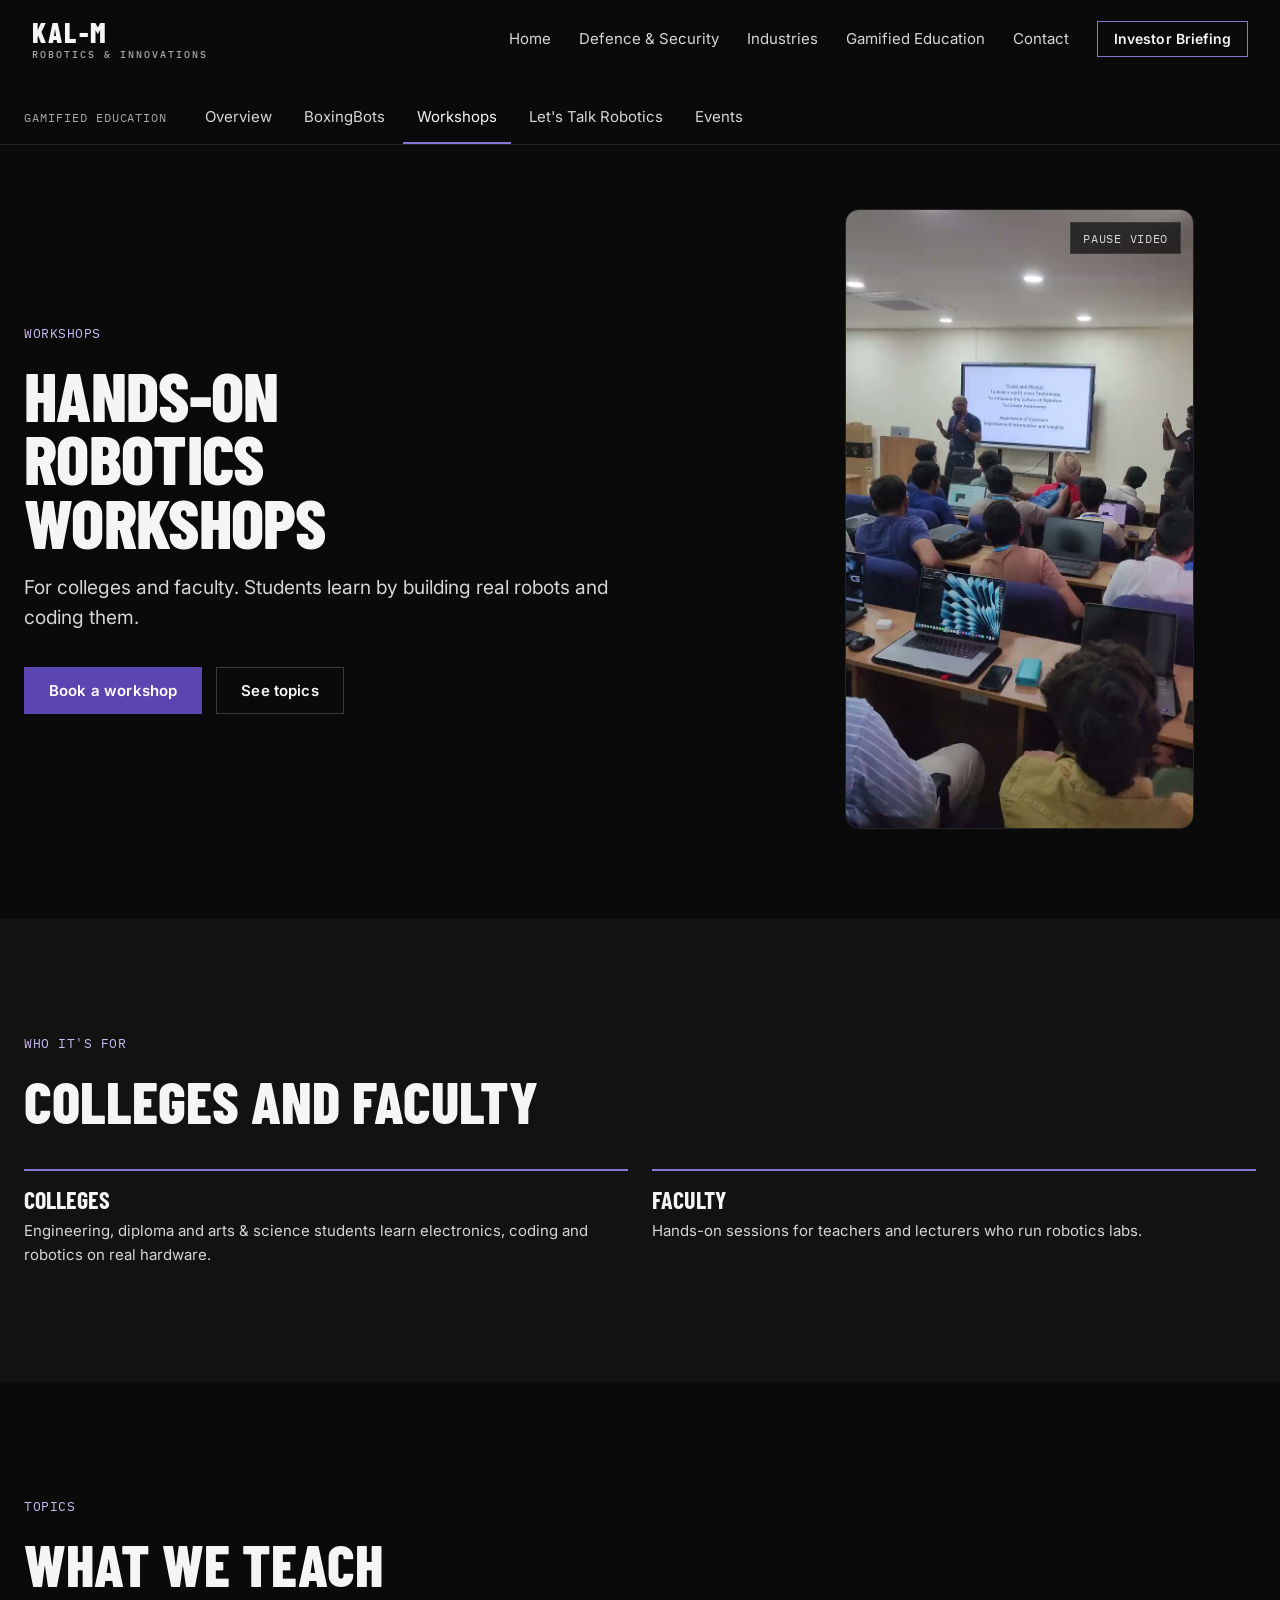
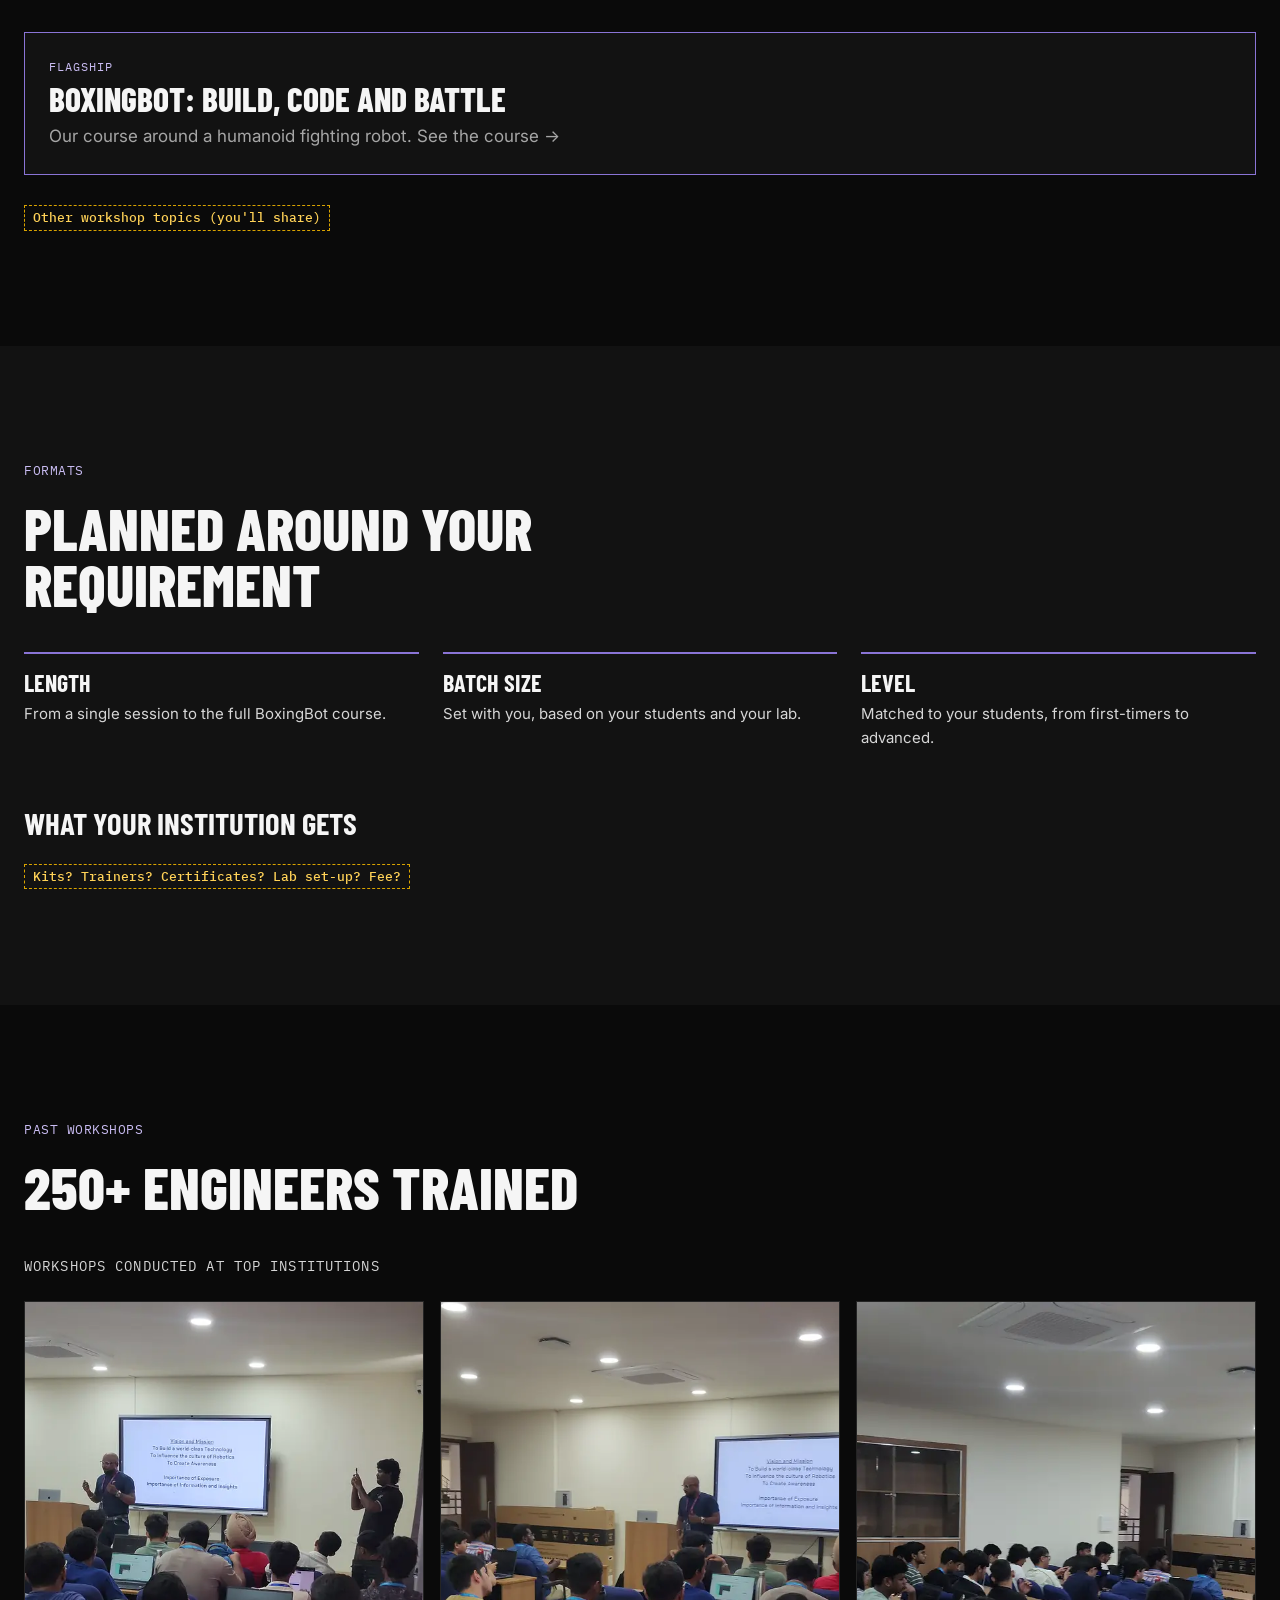
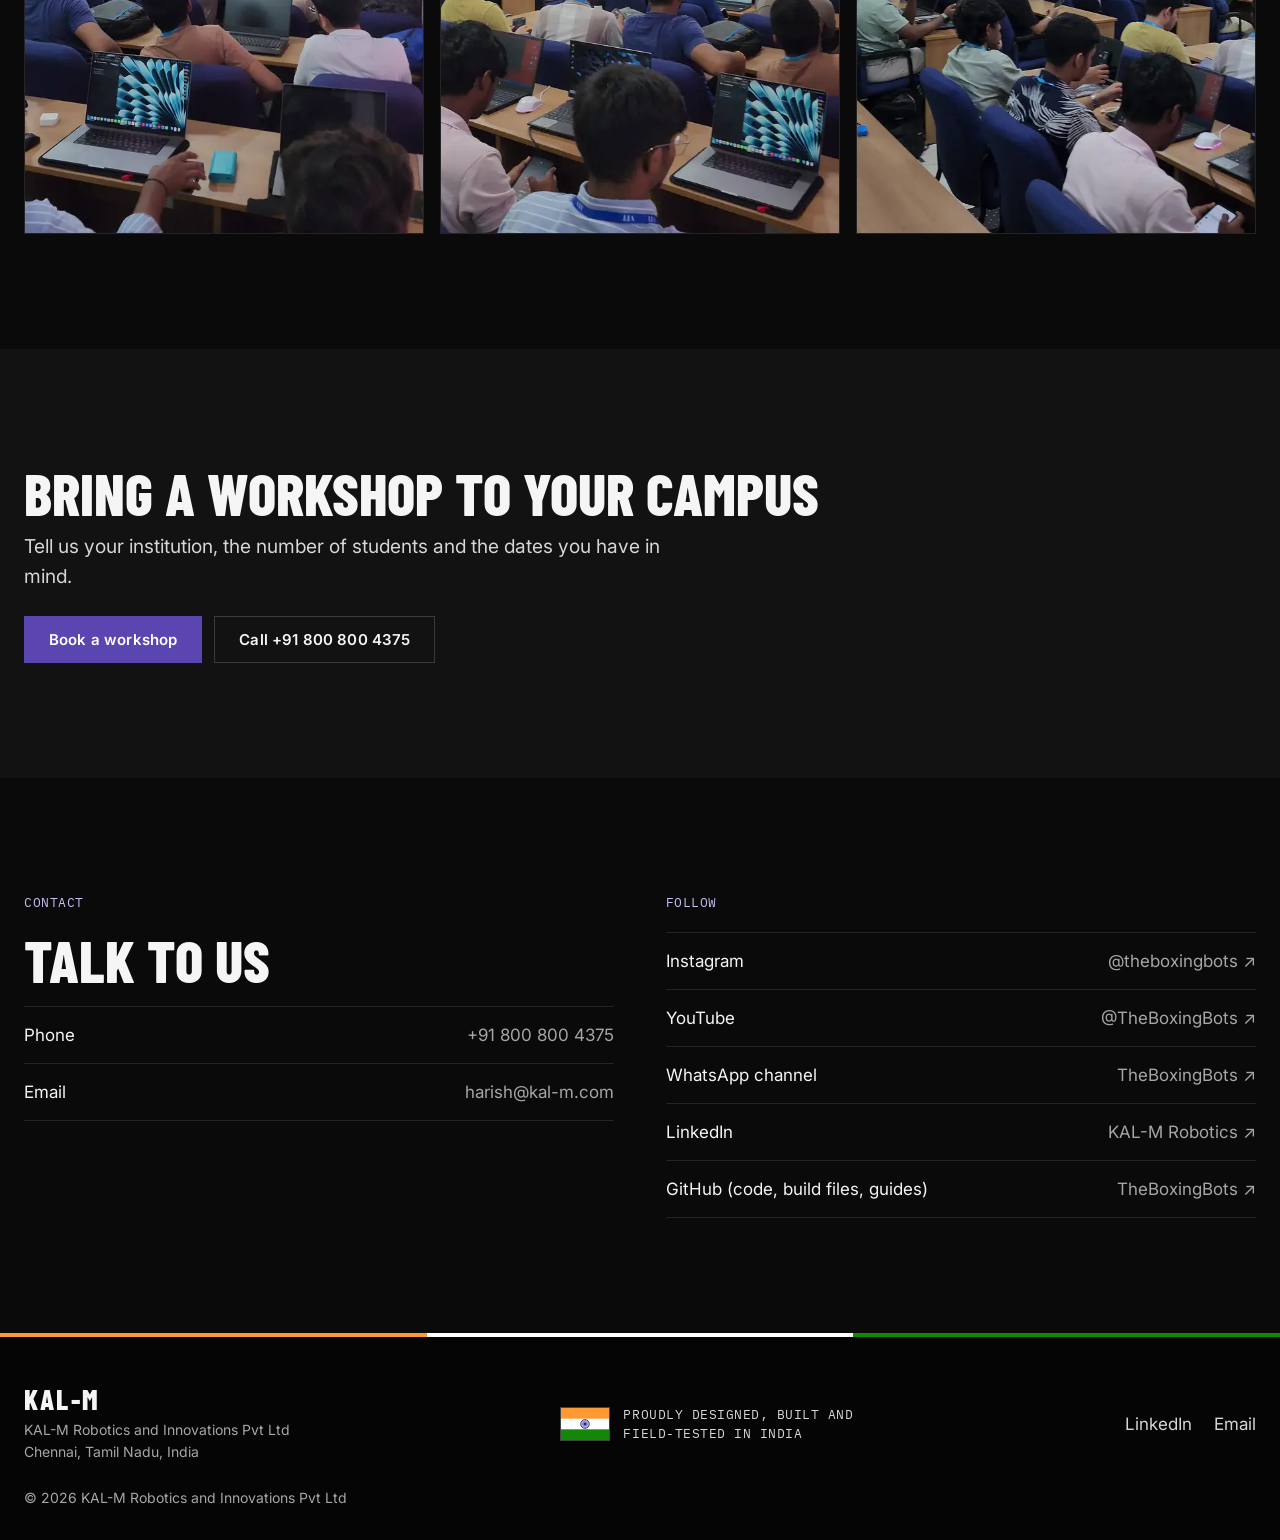
<file: astro/education/workshops.html>
<!DOCTYPE html>
<html lang="en">
<head>
<meta name="robots" content="noindex, nofollow">
<meta charset="utf-8">
<meta name="viewport" content="width=device-width, initial-scale=1">
<title>Workshops | Gamified Education | KAL-M Robotics</title>
<meta name="description" content="Hands-on robotics workshops by KAL-M Robotics for colleges and faculty, built around the BoxingBot.">
<meta name="referrer" content="strict-origin-when-cross-origin">
<meta property="og:title" content="Workshops | Gamified Education | KAL-M Robotics">
<meta property="og:description" content="Hands-on robotics workshops by KAL-M Robotics for colleges and faculty, built around the BoxingBot.">
<meta property="og:type" content="website">
<meta property="og:url" content="https://kal-m.com/education/workshops">
<link rel="canonical" href="https://kal-m.com/education/workshops">
<link rel="preconnect" href="https://fonts.googleapis.com">
<link rel="preconnect" href="https://fonts.gstatic.com" crossorigin>
<link rel="stylesheet" href="https://fonts.googleapis.com/css2?family=Barlow+Condensed:wght@500;600;700;800&family=IBM+Plex+Mono:wght@400;500&family=Inter:wght@400;500;600&display=swap">
<link rel="icon" href="../favicon.svg" type="image/svg+xml">
<link rel="stylesheet" href="../styles.css?v=10">
<script src="../main.js?v=8" defer></script>

</head>
<body>

<!-- NAV -->
<header class="nav" id="nav">
  <a class="brand" href="../" aria-label="KAL-M home">
    <span class="brand-mark">KAL-M</span>
    <span class="brand-sub">Robotics &amp; Innovations</span>
  </a>
  <nav class="nav-links" id="navLinks" aria-label="Main">
    <a href="../">Home</a>
    <a href="../defence">Defence &amp; Security</a><a href="../industries">Industries</a><a href="../education" aria-current="page">Gamified Education</a>
    <a href="../defence#contact">Contact</a>
    <a class="btn btn-sm js-brief" href="#briefing" id="briefOpen">Investor Briefing</a>
  </nav>
  <button class="nav-toggle" id="navToggle" aria-label="Open menu" aria-expanded="false"><span></span><span></span></button>
</header>

<main id="top">

<nav class="edu-subnav" aria-label="Gamified Education">
  <div class="wrap edu-subnav-row">
    <span class="mono edu-subnav-label">Gamified Education</span>
    <ul>
      <li><a href="../education">Overview</a></li><li><a href="../education/boxingbots">BoxingBots</a></li><li><a href="../education/workshops" aria-current="page">Workshops</a></li><li><a href="../education/lets-talk-robotics">Let&#39;s Talk Robotics</a></li><li><a href="../education/events">Events</a></li>
    </ul>
  </div>
</nav>


<section class="edu-hero" aria-labelledby="wsTitle">
  <div class="wrap edu-hero-grid tall-media">
    <div class="edu-hero-text">
      <p class="eyebrow mono">Workshops</p>
      <h1 class="hero-title" id="wsTitle">Hands-on robotics workshops</h1>
      <p class="edu-lead">For colleges and faculty. Students learn by building real robots and coding them.</p>
      <div class="hero-cta">
        <a class="btn" href="mailto:harish@kal-m.com?subject=Workshop%20booking">Book a workshop</a>
        <a class="btn btn-ghost" href="#topics">See topics</a>
      </div>
    </div>
    <div class="edu-media tall vbox"><video muted loop playsinline preload="none" poster="../assets/video/edu/workshop.jpg" data-src="../assets/video/edu/workshop.mp4" aria-hidden="true"></video><button class="vid-toggle mono" type="button" hidden>Pause video</button></div>
  </div>
</section>


<section class="edu-sec alt" id="who" aria-labelledby="whoTitle">
  <div class="wrap">
    <div class="edu-head"><p class="eyebrow mono">Who it's for</p><h2 class="h2" id="whoTitle">Colleges and faculty</h2></div>
    <div class="types two">
      <div class="type"><h4>Colleges</h4><p>Engineering, diploma and arts &amp; science students learn electronics, coding and robotics on real hardware.</p></div><div class="type"><h4>Faculty</h4><p>Hands-on sessions for teachers and lecturers who run robotics labs.</p></div>
    </div>
  </div>
</section>


<section class="edu-sec" id="topics" aria-labelledby="topicsTitle">
  <div class="wrap">
    <div class="edu-head">
      <p class="eyebrow mono">Topics</p>
      <h2 class="h2" id="topicsTitle">What we teach</h2>
    </div>
    <a class="topic-feature" href="boxingbots#learn">
      <span class="tag mono">Flagship</span>
      <b>BoxingBot: build, code and battle</b>
      <span class="muted">Our course around a humanoid fighting robot. See the course →</span>
    </a>
    <p><span class="todo">Other workshop topics (you'll share)</span></p>
  </div>
</section>


<section class="edu-sec alt" id="formats" aria-labelledby="fmtTitle">
  <div class="wrap">
    <div class="edu-head"><p class="eyebrow mono">Formats</p><h2 class="h2" id="fmtTitle">Planned around your requirement</h2></div>
    <div class="types">
      <div class="type"><h4>Length</h4><p>From a single session to the full BoxingBot course.</p></div><div class="type"><h4>Batch size</h4><p>Set with you, based on your students and your lab.</p></div><div class="type"><h4>Level</h4><p>Matched to your students, from first-timers to advanced.</p></div>
    </div>
    <h3 class="sub-h">What your institution gets</h3>
    <p><span class="todo">Kits? Trainers? Certificates? Lab set-up? Fee?</span></p>
  </div>
</section>


<section class="edu-sec" id="past" aria-labelledby="pastTitle">
  <div class="wrap">
    <div class="edu-head">
      <p class="eyebrow mono">Past workshops</p>
      <h2 class="h2" id="pastTitle">250+ engineers trained</h2>
    </div>
    <p class="college-line mono">Workshops conducted at top institutions</p>
    <div class="gallery3 tall">
      <img src="../assets/img/edu/ws-1.webp" alt="Presenter and students at a KAL-M workshop" width="600" height="800" loading="lazy">
      <img src="../assets/img/edu/ws-2.webp" alt="Students working on laptops during a workshop" width="600" height="800" loading="lazy">
      <img src="../assets/img/edu/ws-3.webp" alt="A full hall of students at a workshop" width="600" height="800" loading="lazy">
    </div>
  </div>
</section>


<section class="edu-sec alt" id="book" aria-labelledby="bookTitle">
  <div class="wrap cta-band">
    <div>
      <h2 class="h2" id="bookTitle">Bring a workshop to your campus</h2>
      <p class="edu-lead">Tell us your institution, the number of students and the dates you have in mind.</p>
    </div>
    <div class="card-actions">
      <a class="btn" href="mailto:harish@kal-m.com?subject=Workshop%20booking">Book a workshop</a>
      <a class="btn btn-ghost" href="tel:+918008004375">Call +91 800 800 4375</a>
    </div>
  </div>
</section>

<section class="edu-sec" id="contact" aria-labelledby="contactTitle">
  <div class="wrap edu-split top">
    <div>
      <p class="eyebrow mono">Contact</p>
      <h2 class="h2" id="contactTitle">Talk to us</h2>
      <ul class="links-list">
        <li><a href="tel:+918008004375"><span>Phone</span><span class="muted">+91 800 800 4375</span></a></li>
        <li><a href="mailto:harish@kal-m.com"><span>Email</span><span class="muted">harish@kal-m.com</span></a></li>
      </ul>
    </div>
    <div>
      <p class="eyebrow mono">Follow</p>
      <ul class="links-list">
        <li><a href="https://www.instagram.com/theboxingbots/" target="_blank" rel="noopener"><span>Instagram</span><span class="muted">@theboxingbots ↗</span></a></li><li><a href="https://www.youtube.com/@TheBoxingBots" target="_blank" rel="noopener"><span>YouTube</span><span class="muted">@TheBoxingBots ↗</span></a></li><li><a href="https://whatsapp.com/channel/0029VbCXFMHBA1es3mynvg25" target="_blank" rel="noopener"><span>WhatsApp channel</span><span class="muted">TheBoxingBots ↗</span></a></li><li><a href="https://www.linkedin.com/company/kal-m-robotics-and-innovations" target="_blank" rel="noopener"><span>LinkedIn</span><span class="muted">KAL-M Robotics ↗</span></a></li><li><a href="https://github.com/TheBoxingBots/TheBoxingbots" target="_blank" rel="noopener"><span>GitHub (code, build files, guides)</span><span class="muted">TheBoxingBots ↗</span></a></li>
      </ul>
    </div>
  </div>
</section>


</main>

<footer class="footer">
  <div class="tricolour" aria-hidden="true"><i></i><i></i><i></i></div>
  <div class="wrap foot">
    <div>
      <span class="brand-mark">KAL-M</span>
      <p class="muted small">KAL-M Robotics and Innovations Pvt Ltd<br>Chennai, Tamil Nadu, India</p>
    </div>
    <p class="made mono"><svg class="flag" viewBox="0 0 30 20" aria-hidden="true"><rect width="30" height="20" fill="#fff"></rect><rect width="30" height="6.67" fill="#FF9933"></rect><rect y="13.33" width="30" height="6.67" fill="#138808"></rect><circle cx="15" cy="10" r="2.7" fill="none" stroke="#000080" stroke-width=".45"></circle><g stroke="#000080" stroke-width=".2"><line x1="12.40" y1="10.00" x2="17.60" y2="10.00"></line><line x1="12.49" y1="9.33" x2="17.51" y2="10.67"></line><line x1="12.75" y1="8.70" x2="17.25" y2="11.30"></line><line x1="13.16" y1="8.16" x2="16.84" y2="11.84"></line><line x1="13.70" y1="7.75" x2="16.30" y2="12.25"></line><line x1="14.33" y1="7.49" x2="15.67" y2="12.51"></line><line x1="15.00" y1="7.40" x2="15.00" y2="12.60"></line><line x1="15.67" y1="7.49" x2="14.33" y2="12.51"></line><line x1="16.30" y1="7.75" x2="13.70" y2="12.25"></line><line x1="16.84" y1="8.16" x2="13.16" y2="11.84"></line><line x1="17.25" y1="8.70" x2="12.75" y2="11.30"></line><line x1="17.51" y1="9.33" x2="12.49" y2="10.67"></line></g></svg><span>Proudly designed, built and<br>field-tested in India</span></p>
    <div class="foot-links">
      <a href="https://www.linkedin.com/company/kal-m-robotics-and-innovations" rel="noopener noreferrer" target="_blank">LinkedIn</a>
      <a href="mailto:harish@kal-m.com">Email</a>
    </div>
  </div>
  <p class="wrap small muted copy">© 2026 KAL-M Robotics and Innovations Pvt Ltd</p>
</footer>

<!-- INVESTOR BRIEFING -->
<div class="brief dossier" id="brief" role="dialog" aria-modal="true" aria-labelledby="briefTitle" hidden>
  <div class="brief-inner">
    <header class="brief-head">
      <p class="mono">INVESTOR BRIEFING · KAL-M ROBOTICS AND INNOVATIONS PVT LTD · OCT 2026</p>
      <button class="brief-close" id="briefClose" aria-label="Close briefing">✕</button>
    </header>
    <h2 class="h2" id="briefTitle">Modular autonomous ground robots.<br>Field-proven in India.</h2>
    <div class="brief-grid">
      <section class="bcell bcell-wide">
        <h3 class="mono">TRACTION</h3>
        <div class="bstats">
          <div><b>₹27L+</b><span>Grants secured</span></div>
          <div><b>₹2–25 Cr</b><span>Defence pipeline</span></div>
          <div><b>20+</b><span>Field iterations with the Army</span></div>
          <div><b>12,000 ft</b><span>Altitude tested</span></div>
          <div><b>3</b><span>Patents (GPS-denied nav)</span></div>
          <div><b>Since 2020</b><span>Building UGVs</span></div>
        </div>
      </section>
      <section class="bcell">
        <h3 class="mono">WHAT WE BUILD</h3>
        <p>One tracked base platform with swappable mission modules (surveillance, anti-tank, cargo), running by remote or autonomously, configured and built to order.</p>
      </section>
      <section class="bcell">
        <h3 class="mono">FIELD PROOF</h3>
        <ul>
          <li>May 2025: 12,000 ft, 6°C, 150 kg payload, 30° climb</li>
          <li>Nov 2025: CDIIC Defence Conclave (BEML · DGQA · MoD)</li>
          <li>Mar 2026: Two days with the NSG</li>
          <li>Oct 2025: 3D-printed kamikaze land drone tested</li>
          <li>Nov–Dec 2025: 20-day forward deployment, unit handed over</li>
        </ul>
      </section>
      <section class="bcell">
        <h3 class="mono">WHY WE WIN</h3>
        <ul>
          <li>Built alongside the forces, redesigned overnight</li>
          <li>3D-printed structure: fast repair, no tooling</li>
          <li>One platform, many missions: lower cost</li>
        </ul>
      </section>
      <section class="bcell">
        <h3 class="mono">PARTNERS &amp; BACKERS</h3>
        <p>Rudram Dynamics (strategic defence partner) · FORGE · TANCAM · TIDCO · Dassault Systèmes CoE</p>
      </section>
      <section class="bcell">
        <h3 class="mono">TEAM</h3>
        <p><b>Harish Vardhana</b>, Founder &amp; Director: 8+ yrs robotics &amp; AI, built the Chennai Police RobotCop.<br>250+ engineers trained: in-house hiring pipeline.</p>
      </section>
      <section class="bcell bcell-ask">
        <h3 class="mono">THE ASK</h3>
        <p class="pending">Round size and use of funds: to be added</p>
      </section>
    </div>
    <div class="brief-cta">
      <a class="btn" href="mailto:harish@kal-m.com?subject=Investor%20Briefing%20-%20KAL-M">Email the founder</a>
      <span class="btn btn-ghost is-disabled" aria-disabled="true">Pitch deck (PDF) · pending</span>
    </div>
  </div>
</div>

</body>
</html>
</file>
<file: styles.css>
/* KAL-M website - base design v1 */
:root {
  /* KAL-M palette: black & white base, brand violet for highlights only - the ONLY interface colours */
  --deep: #050505;      /* deepest black: footer, overlays */
  --bg: #0a0a0a;        /* page base black */
  --panel: #121212;     /* cards, alternate sections */
  --raise: #1c1c1c;     /* hover / raised surfaces */
  --line: #242424;      /* hairlines */
  --border: #3a3a3a;    /* control borders */
  --text: #f5f5f5;      /* headings + body on black */
  --soft: #d6d6d6;      /* secondary text on black */
  --muted: #a6a6a6;     /* labels on black */
  --dim: #8c8c8c;       /* captions on black */
  --accent: #8a74d6;    /* brand bright violet: large text, shapes, lines */
  --accent-lt: #c9bcf2; /* small violet text on black */
  --btn: #5b45b0;       /* brand mid violet: buttons (white text) */
  --btn-hover: #4a3896;
  --accent-dp: #4e3a9e; /* violet on light sections */
  --sand: #f2f2f2;      /* light proof sections */
  --sand-2: #ffffff;    /* cards on light */
  --tint: #ebe6fa;      /* violet tint on light */
  --ink: #0a0a0a;       /* text on light */
  --ink-soft: #4a4a4a;  /* secondary text on light */
  --green: #138808;     /* India green (flag only) */
  --head: "Barlow Condensed", "Arial Narrow", sans-serif;
  --body: "Inter", system-ui, sans-serif;
  --mono: "IBM Plex Mono", ui-monospace, monospace;
  --wrap: 1240px;
}
* { box-sizing: border-box; margin: 0; padding: 0; }
html { scroll-behavior: smooth; }
body { background: var(--bg); color: var(--text); font: 400 17px/1.6 var(--body); -webkit-font-smoothing: antialiased; overflow-x: hidden; }
a { color: inherit; text-decoration: none; }
img, svg { display: block; max-width: 100%; }
.wrap { width: min(var(--wrap), 100% - 48px); margin-inline: auto; }
.mono { font-family: var(--mono); letter-spacing: .04em; }
.muted { color: var(--muted); }
.small { font-size: 14px; }
.narrow { max-width: 620px; }

/* placeholders for pending images */
.ph { position: relative; background:
  repeating-linear-gradient(135deg, var(--panel) 0 14px, var(--deep) 14px 28px); }
.ph::after { content: attr(data-label); position: absolute; inset: auto 12px 12px 12px; font: 500 11px/1.4 var(--mono);
  color: var(--dim); letter-spacing: .06em; text-transform: uppercase; }

/* buttons */
.btn { display: inline-flex; align-items: center; gap: 8px; background: var(--accent); color: var(--bg); font: 600 15px/1 var(--body);
  padding: 15px 24px; border: 1px solid var(--accent); transition: transform .2s, background .2s; }
.btn:hover { transform: translateY(-2px); background: var(--btn-hover); }
.btn-ghost { background: transparent; color: var(--text); border-color: var(--border); }
.btn-ghost:hover { background: var(--raise); }
.btn-sm { padding: 10px 16px; font-size: 14px; }

/* nav */
.nav { position: fixed; inset: 0 0 auto 0; z-index: 50; display: flex; align-items: center; justify-content: space-between;
  padding: 18px 32px; transition: background .3s, padding .3s; }
.nav.scrolled { background: rgba(10,10,10,.88); backdrop-filter: blur(10px); padding-block: 12px; border-bottom: 1px solid var(--line); }
.brand { display: flex; flex-direction: column; line-height: 1; }
.brand-mark { font: 800 28px/1 var(--head); letter-spacing: .08em; }
.brand-sub { font: 500 10px/1 var(--mono); letter-spacing: .2em; text-transform: uppercase; color: var(--muted); margin-top: 4px; }
.nav-links { display: flex; align-items: center; gap: 28px; font-size: 15px; }
.nav-links a:not(.btn) { color: var(--soft); }
.nav-links a:not(.btn):hover { color: var(--accent); }
.nav-toggle { display: none; background: none; border: 0; width: 36px; height: 36px; cursor: pointer; }
.nav-toggle span { display: block; height: 2px; background: var(--text); margin: 8px 4px; transition: .3s; }

/* hero */
.hero { position: relative; min-height: 100svh; display: flex; align-items: center; overflow: hidden; }
.hero-bg { position: absolute; inset: 0; }
.hero-bg::before { content: ""; position: absolute; inset: 0; background:
  radial-gradient(ellipse at 70% 80%, rgba(138,116,214,.22), transparent 60%),
  linear-gradient(180deg, rgba(10,10,10,.2), var(--bg) 96%); }
.hero-grid { position: absolute; inset: 0; background-image:
  linear-gradient(rgba(255,255,255,.035) 1px, transparent 1px), linear-gradient(90deg, rgba(255,255,255,.035) 1px, transparent 1px);
  background-size: 64px 64px; mask-image: radial-gradient(ellipse at center, #000 30%, transparent 75%); }
.hero-content { position: relative; z-index: 2; padding-top: 80px; }
.eyebrow { font-size: 13px; color: var(--accent); text-transform: uppercase; margin-bottom: 18px; }
.hero-title { font: 800 clamp(44px, 9vw, 128px)/.92 var(--head); text-transform: uppercase; letter-spacing: -.01em; }
.rotator { display: block; color: var(--sand); transition: opacity .45s, transform .45s; }
.rotator.out { opacity: 0; transform: translateY(14px); }
.hero-line2 { display: block; }
.hero-lead { max-width: 560px; margin-top: 26px; font-size: 19px; color: var(--soft); }
.hero-cta { display: flex; gap: 14px; flex-wrap: wrap; margin-top: 34px; }
.hero-cta.center { justify-content: center; }
.hud { position: absolute; z-index: 2; font-size: 12px; color: var(--muted); line-height: 1.8; }
.hud b { color: var(--text); font-weight: 500; }
.hud-tl { top: 110px; left: 32px; }
.hud-tr { top: 110px; right: 32px; text-align: right; }
.hud-bottom { bottom: 28px; left: 0; right: 0; display: flex; gap: 36px; flex-wrap: wrap; border-top: 1px solid var(--line); padding-top: 16px; }
.blink { animation: blink 1.6s infinite; color: var(--accent) !important; }
@keyframes blink { 50% { opacity: .35; } }

/* stats */
.stats { background: var(--sand); color: var(--ink); }
.stats-grid { display: grid; grid-template-columns: repeat(5, 1fr); }
.stat { padding: 34px 20px; border-left: 1px solid rgba(0,0,0,.12); }
.stat:first-child { border-left: 0; padding-left: 0; }
.num { display: block; font: 800 clamp(36px, 4vw, 56px)/1 var(--head); }
.pre { font-weight: 600; }
.lbl { display: block; margin-top: 8px; font: 500 12px/1.4 var(--mono); text-transform: uppercase; letter-spacing: .06em; color: var(--ink-soft); }

/* sections */
.section { padding: clamp(80px, 11vw, 150px) 0; }
.section-dark { background: var(--panel); }
.h2 { font: 800 clamp(42px, 6vw, 84px)/.95 var(--head); text-transform: uppercase; margin-bottom: 28px; }
.lead-xl { font-size: clamp(20px, 2.1vw, 27px); line-height: 1.5; max-width: 900px; color: var(--soft); }
mark { background: none; color: var(--accent); }
.cards3 { display: grid; grid-template-columns: repeat(3, 1fr); gap: 1px; background: var(--line); margin-top: 64px; border: 1px solid var(--line); }
.card { background: var(--bg); padding: 38px 32px; transition: background .3s; }
.card:hover { background: var(--raise); }
.card-num { color: var(--accent); font-size: 13px; }
.card h3 { font: 700 30px/1.1 var(--head); text-transform: uppercase; margin: 18px 0 10px; }
.card p { color: var(--muted); }

/* configurator */
.config { display: grid; grid-template-columns: 1fr 1.3fr; gap: 60px; align-items: center; }
.mod-btns { display: flex; flex-wrap: wrap; gap: 10px; margin: 30px 0; }
.mod-btn { background: transparent; border: 1px solid var(--border); color: var(--text); padding: 12px 18px; font: 500 14px/1 var(--body); cursor: pointer; transition: .2s; }
.mod-btn:hover { border-color: var(--accent); }
.mod-btn.active { background: var(--accent); border-color: var(--accent); color: #111; }
.mod-btn:disabled { opacity: .5; cursor: wait; }
.mod-spec { display: grid; gap: 10px; font-size: 13px; border-top: 1px solid var(--line); padding-top: 20px; }
.mod-spec div { display: flex; justify-content: space-between; }
.mod-spec dt { color: var(--muted); }
.config-stage { border: 1px solid var(--line); background: var(--deep); }
.ugv-svg .dim text { fill: var(--dim); font-size: 11px; }
.module { opacity: 0; transition: opacity .3s; }
.module.on { opacity: 1; }
#armCable { transform-box: fill-box; transform-origin: top; }
.module, #armCable, #armClaw { will-change: transform; }
.moving .module.on, .moving #armCable, .moving #armClaw { transition: transform .9s cubic-bezier(.3,.7,.2,1), opacity .3s; }

/* terrain journey */
.terrain { position: relative; height: 480vh; }
.terrain-sticky { position: sticky; top: 0; height: 100vh; overflow: hidden; background: var(--deep); }
.terrain-track { position: absolute; left: 0; bottom: 0; height: 42vh; width: 600vw; display: flex; will-change: transform; }
.tpanel { position: relative; width: 100vw; height: 100%; overflow: hidden; }
.t-sand { background: linear-gradient(180deg, #c9a46a, #a7804a); }
.t-gravel { background: linear-gradient(180deg, #8c8a83, #5f5d58); }
.t-grass { background: linear-gradient(180deg, #4f6b33, #34481f); }
.t-river { background: linear-gradient(180deg, #6b6f63, #4b4f45); }
.t-mount { background: linear-gradient(180deg, #7d858c, #555d65); }
.dunes { position: absolute; inset: -30px 0 auto 0; height: 80px; background:
  radial-gradient(60px 40px at 10% 100%, #c9a46a 98%, transparent) 0 0/240px 80px repeat-x; }
.pebbles { position: absolute; inset: 0; background:
  radial-gradient(circle at 20% 30%, #b3b0a8 6px, transparent 7px) 0 0/70px 60px,
  radial-gradient(circle at 70% 70%, #44423e 5px, transparent 6px) 0 0/90px 70px; }
.blades { position: absolute; inset: -18px 0 auto 0; height: 30px; background:
  linear-gradient(75deg, transparent 45%, #6f8f46 46% 54%, transparent 55%) 0 0/14px 30px repeat-x; }
.water { position: absolute; left: 0; right: 0; top: 40%; height: 26%; background: linear-gradient(180deg, #5d8aa3, #3d6378);
  box-shadow: 0 -6px 0 #8a8d82 inset; }
.peaks { position: absolute; inset: -140px 0 auto 0; height: 150px; background:
  linear-gradient(135deg, transparent 50%, #dfe6eb 50%) 0 0/150px 150px repeat-x,
  linear-gradient(225deg, transparent 50%, #cfd8de 50%) 75px 0/150px 150px repeat-x; }
.terrain-hud { position: relative; z-index: 2; padding-top: 16vh; }
.terrain-name { transition: opacity .3s; }
.terrain-note { color: var(--soft); font-size: 19px; max-width: 520px; min-height: 2.6em; }
.terrain-progress { display: flex; gap: 8px; margin-top: 26px; font-size: 12px; flex-wrap: wrap; }
.terrain-progress span { padding: 6px 10px; border: 1px solid var(--border); color: var(--muted); transition: .3s; }
.terrain-progress span.on { border-color: var(--accent); color: var(--accent); }
.terrain-ugv { position: absolute; z-index: 3; left: 50%; bottom: calc(42vh - 22px); width: min(420px, 70vw); transform: translateX(-50%); animation: bob .5s ease-in-out infinite alternate; }
@keyframes bob { to { transform: translateX(-50%) translateY(-3px); } }

/* fleet */
.fleet { display: grid; grid-template-columns: repeat(3, 1fr); gap: 22px; margin-top: 54px; }
.vcard { border: 1px solid var(--line); background: var(--panel); transition: transform .3s, border-color .3s; }
.vcard:hover { transform: translateY(-6px); border-color: var(--border); }
.vcard.featured { border-color: var(--accent); }
.vimg { aspect-ratio: 4/3; }
.vbody { padding: 26px; }
.vclass { color: var(--accent); font-size: 12px; }
.vname { font: 800 40px/1 var(--head); margin: 8px 0 18px; }
.vprefix { color: var(--muted); font-weight: 600; font-size: .6em; vertical-align: middle; }
.spec { width: 100%; border-collapse: collapse; font-size: 13px; }
.spec th, .spec td { padding: 10px 0; border-top: 1px solid var(--line); text-align: left; font-weight: 400; }
.spec th { color: var(--muted); }
.spec td { text-align: right; }

/* command */
.command { display: grid; grid-template-columns: 1fr 1.3fr; gap: 60px; align-items: center; }
.ticks { list-style: none; margin-top: 26px; }
.ticks li { padding: 12px 0 12px 28px; border-top: 1px solid var(--line); position: relative; }
.ticks li::before { content: ""; position: absolute; left: 0; top: 21px; width: 12px; height: 2px; background: var(--accent); }
.map { position: relative; aspect-ratio: 500/340; background: var(--deep); border: 1px solid var(--line); overflow: hidden; }
.map-grid { position: absolute; inset: 0; background-image:
  linear-gradient(rgba(138,116,214,.07) 1px, transparent 1px), linear-gradient(90deg, rgba(138,116,214,.07) 1px, transparent 1px);
  background-size: 25px 25px; }
.map-svg { position: absolute; inset: 0; width: 100%; height: 100%; }
.unit.u1 { offset-path: path("M30 280 C120 220 160 250 230 190 S360 120 470 60"); animation: run 9s linear infinite; }
.unit.u2 { offset-path: path("M60 60 C140 120 220 90 300 150 S420 260 470 290"); animation: run 12s linear infinite; }
@keyframes run { from { offset-distance: 0%; } to { offset-distance: 100%; } }
.map-legend { position: absolute; left: 14px; bottom: 12px; display: grid; gap: 4px; font-size: 11px; color: var(--soft); }
.map-legend i { display: inline-block; width: 8px; height: 8px; border-radius: 50%; margin-right: 8px; }
.map-tag { font-size: 11px; color: var(--dim); margin-top: 14px; text-transform: uppercase; }
.map .map-tag { position: absolute; right: 12px; top: 0; }

/* timeline */
.timeline { list-style: none; margin-top: 56px; border-left: 1px solid var(--line); }
.timeline li { position: relative; padding: 0 0 54px 40px; display: grid; grid-template-columns: 1fr 300px; column-gap: 40px; }
.timeline li::before { content: ""; position: absolute; left: -6px; top: 6px; width: 11px; height: 11px; background: var(--accent); }
.tl-date { grid-column: 1; color: var(--accent); font-size: 13px; }
.timeline h3 { grid-column: 1; font: 700 32px/1.1 var(--head); text-transform: uppercase; margin: 6px 0 10px; }
.timeline p { grid-column: 1; color: var(--muted); max-width: 560px; }
.tl-img { grid-column: 2; grid-row: 1 / span 3; aspect-ratio: 16/10; }
.tl-now::before { animation: blink 1.6s infinite; }

/* applications */
.apps { display: grid; grid-template-columns: repeat(4, 1fr); gap: 22px; margin-top: 50px; }
.app-img { aspect-ratio: 4/5; margin-bottom: 18px; transition: transform .4s; }
.app:hover .app-img { transform: scale(1.02); }
.app h3 { font: 700 28px/1 var(--head); text-transform: uppercase; margin-bottom: 8px; }
.app p { color: var(--muted); font-size: 15px; }

/* why */
.why { display: grid; grid-template-columns: repeat(4, 1fr); gap: 32px; margin-top: 50px; }
.why-n { color: var(--accent); font-size: 13px; }
.why h3 { font: 700 26px/1.1 var(--head); text-transform: uppercase; margin: 12px 0 10px; }
.why p { color: var(--muted); font-size: 15px; }

/* partners */
.partners { display: flex; flex-wrap: wrap; gap: 1px; background: var(--line); border: 1px solid var(--line); margin-top: 40px; }
.pl { flex: 1 1 22%; background: var(--panel); min-height: 110px; display: flex; flex-direction: column; justify-content: center; align-items: center; text-align: center;
  padding: 18px; font: 700 20px/1.2 var(--head); text-transform: uppercase; color: var(--soft); letter-spacing: .03em; }
.pl small { font: 500 11px/1.4 var(--mono); color: var(--accent); margin-top: 6px; letter-spacing: .06em; }
.pl-key { flex-basis: 45%; color: var(--text); font-size: 28px; }

/* about */
.about { display: grid; grid-template-columns: 1.2fr 1fr; gap: 70px; align-items: start; }
.founders { display: grid; gap: 22px; }
.founder { display: grid; grid-template-columns: 120px 1fr; gap: 22px; border: 1px solid var(--line); padding: 20px; background: var(--panel); }
.fimg { aspect-ratio: 1; }
.founder h3 { font: 700 28px/1 var(--head); text-transform: uppercase; }
.role { color: var(--accent); font-size: 12px; margin: 6px 0 10px; }
.founder p:last-child { color: var(--muted); font-size: 15px; }

/* cta + footer */
.cta { padding: 130px 0; text-align: center; background:
  radial-gradient(ellipse at center, rgba(138,116,214,.12), transparent 65%), var(--bg); border-top: 1px solid var(--line); }
.tricolour { display: flex; height: 4px; }
.tricolour i { flex: 1; }
.tricolour i:nth-child(1) { background: #ff9933; }
.tricolour i:nth-child(2) { background: #ffffff; }
.tricolour i:nth-child(3) { background: var(--green); }
.footer { background: var(--deep); }
.foot { display: flex; justify-content: space-between; align-items: center; gap: 30px; padding: 48px 0 24px; flex-wrap: wrap; }
.made { font-size: 13px; color: var(--sand); text-transform: uppercase; }
.foot-links { display: flex; gap: 22px; color: var(--soft); }
.foot-links a:hover { color: var(--accent); }
.copy { padding-bottom: 30px; }

/* reveal on scroll */
.reveal { opacity: 0; transform: translateY(28px); transition: opacity .8s, transform .8s; }
.reveal.in { opacity: 1; transform: none; }

/* responsive */
@media (max-width: 1000px) {
  .stats-grid { grid-template-columns: repeat(3, 1fr); }
  .stat:nth-child(4) { border-left: 0; padding-left: 0; }
  .config, .command, .about { grid-template-columns: 1fr; gap: 40px; }
  .fleet, .cards3 { grid-template-columns: 1fr; }
  .apps, .why { grid-template-columns: repeat(2, 1fr); }
  .partners { grid-template-columns: repeat(2, 1fr); }
  .timeline li { grid-template-columns: 1fr; }
  .tl-img { grid-column: 1; grid-row: auto; margin-top: 16px; }
}
@media (max-width: 760px) {
  body { font-size: 16px; }
  .nav { padding: 14px 20px; }
  .nav-toggle { display: block; position: relative; z-index: 2; }
  .nav-links { position: fixed; inset: 0; flex-direction: column; justify-content: center; gap: 26px; font-size: 22px;
    background: rgba(10,10,10,.97); opacity: 0; pointer-events: none; transition: opacity .3s; }
  .nav-links.open { opacity: 1; pointer-events: auto; }
  .nav-toggle[aria-expanded="true"] span:first-child { transform: translateY(5px) rotate(45deg); }
  .nav-toggle[aria-expanded="true"] span:last-child { transform: translateY(-5px) rotate(-45deg); }
  .hud-tl, .hud-tr { display: none; }
  .hud-bottom { gap: 8px 20px; font-size: 11px; }
  .stats-grid { grid-template-columns: repeat(2, 1fr); }
  .stat, .stat:first-child, .stat:nth-child(4) { border-left: 0; padding: 22px 0; }
  .apps, .why { grid-template-columns: 1fr; }
  .pl { flex-basis: 45%; } .pl-key { flex-basis: 100%; }
  .founder { grid-template-columns: 80px 1fr; }
  .terrain-hud { padding-top: 12vh; }
}
@media (prefers-reduced-motion: reduce) {
  *, *::before, *::after { animation: none !important; transition: none !important; scroll-behavior: auto !important; }
  .reveal { opacity: 1; transform: none; }
}
.map-legend .c1 { background: var(--accent); } .map-legend .c2 { background: var(--sand); } .map-legend .c3 { background: var(--text); }
.hero-bg.ph::after { inset: auto 32px 84px auto; text-align: right; max-width: 320px; }
@media (max-width: 760px) {
  .app-img { aspect-ratio: 16/9; }
  .hero-bg.ph::after { inset: 80px 20px auto 20px; }
}

/* ===== v1.1 additions ===== */
/* Made in India */
.flag { width: 30px; height: 20px; flex: none; box-shadow: 0 0 0 1px rgba(255,255,255,.25); }
.mii { display: inline-flex; align-items: center; gap: 10px; font-size: 12px; text-transform: uppercase; color: var(--text);
  border: 1px solid var(--border); padding: 8px 14px 8px 10px; margin-bottom: 22px; background: rgba(10,10,10,.5); }
.made { display: flex; align-items: center; gap: 14px; line-height: 1.5; }
.made .flag { width: 48px; height: 32px; }

/* Closer look: CSS 3D model */
.closer { position: relative; height: 340vh; background: var(--deep); }
.closer-sticky { position: sticky; top: 0; height: 100vh; overflow: hidden; display: grid;
  grid-template-columns: 1.4fr 1fr; grid-template-rows: auto 1fr; align-items: center; padding-top: 90px; }
.closer-head { grid-column: 1 / -1; }
.closer-head .h2 { margin-bottom: 0; }
.scene { perspective: 1400px; height: 100%; display: grid; place-items: center; }
.feats { list-style: none; padding-right: 32px; display: grid; gap: 8px; align-self: center; }
.feats li { border-left: 2px solid var(--line); padding: 14px 0 14px 22px; opacity: .3; transition: opacity .4s, border-color .4s; }
.feats li.on { opacity: 1; border-color: var(--accent); }
.feats span { color: var(--accent); font-size: 12px; }
.feats h3 { font: 700 28px/1.1 var(--head); text-transform: uppercase; margin: 4px 0; }
.feats p { color: var(--muted); font-size: 15px; }
.closer-tag { position: absolute; left: 32px; bottom: 20px; }

/* Autonomy */
.pillars { display: grid; grid-template-columns: repeat(5, 1fr); gap: 1px; background: var(--line); border: 1px solid var(--line); margin-top: 50px; }
.pillar { background: var(--bg); padding: 30px 24px; }
.pillar svg { width: 40px; height: 40px; fill: none; stroke: var(--accent); stroke-width: 2; }
.pillar h3 { font: 700 24px/1.1 var(--head); text-transform: uppercase; margin: 18px 0 8px; }
.pillar p { color: var(--muted); font-size: 15px; }
.modes { display: flex; flex-wrap: wrap; gap: 10px; align-items: center; margin-top: 28px; font-size: 12px; }
.modes span { color: var(--muted); margin-right: 6px; }
.modes b { font-weight: 500; border: 1px solid var(--border); padding: 7px 12px; }

/* Terrain: snow */
.t-snow { background: linear-gradient(180deg, #f4f7f9, #cdd6dd); }
.drifts { position: absolute; inset: -26px 0 auto 0; height: 60px; background:
  radial-gradient(80px 30px at 50% 100%, #f4f7f9 98%, transparent) 0 0/200px 60px repeat-x; }

/* All weather */
.wx { display: flex; gap: 12px; margin-top: 50px; height: 420px; }
.wx-tile { flex: 1; position: relative; padding: 28px; display: flex; flex-direction: column; justify-content: flex-end; overflow: hidden;
  transition: flex .5s; border: 1px solid var(--line); }
.wx-tile:hover { flex: 2.2; }
.wx-tile::before { content: ""; position: absolute; inset: 0; z-index: 0; opacity: .85; }
.wx-tile > * { position: relative; z-index: 1; }
.wx-heat::before { background: radial-gradient(circle at 70% 20%, #ffb347 0 8%, transparent 30%), linear-gradient(180deg, #7a3d12, #2a1608); }
.wx-dust::before { background: repeating-linear-gradient(100deg, rgba(217,217,217,.12) 0 2px, transparent 2px 9px), linear-gradient(180deg, #8c6d45, #2d2416); }
.wx-rain::before { background: repeating-linear-gradient(75deg, rgba(201,188,242,.25) 0 1px, transparent 1px 12px), linear-gradient(180deg, #2c3d48, #151d22); }
.wx-cold::before { background: radial-gradient(circle at 30% 30%, rgba(255,255,255,.5) 0 2px, transparent 3px) 0 0/40px 40px, linear-gradient(180deg, #5b7486, #1e2a33); }
.wx-tile span { color: var(--accent); font-size: 12px; }
.wx-tile h3 { font: 800 34px/1 var(--head); text-transform: uppercase; margin: 6px 0 8px; }
.wx-tile p { color: var(--soft); font-size: 15px; max-width: 320px; }

/* Fleet: salient features */
.salient { list-style: none; display: flex; flex-wrap: wrap; gap: 10px; margin-top: 30px; font-size: 12px; }
.salient li { border: 1px solid var(--border); padding: 8px 12px; }
.salient li::before { content: "+ "; color: var(--accent); }
.vbest { color: var(--sand); font-size: 14px; margin: -10px 0 16px; }

/* Deploy + live status */
.deploy { list-style: none; display: grid; grid-template-columns: repeat(3, 1fr); gap: 1px; background: var(--line); border: 1px solid var(--line); margin-top: 26px; }
.deploy li { background: var(--panel); padding: 16px; font-size: 14px; }
.deploy span { display: block; color: var(--accent); font-size: 12px; margin-bottom: 4px; }
.status { position: absolute; right: 12px; bottom: 12px; display: grid; gap: 3px; font-size: 11px; background: rgba(10,10,10,.8);
  border: 1px solid var(--line); padding: 10px 12px; min-width: 150px; }
.status div { display: flex; justify-content: space-between; gap: 14px; }
.status span { color: var(--muted); }
.status b { font-weight: 500; }
.status .ok { color: #7bd389; }

@media (max-width: 1000px) {
  .pillars { grid-template-columns: repeat(2, 1fr); }
  .closer-sticky { grid-template-columns: 1fr; grid-template-rows: auto 1fr auto; padding-top: 80px; }
  .scene { transform: scale(.75); }
  .feats { padding: 0 24px 50px; grid-template-columns: 1fr 1fr; }
  .feats li { padding: 8px 0 8px 14px; }
  .feats h3 { font-size: 20px; }
  .feats p { display: none; }
  .feats li.on p { display: block; }
}
@media (max-width: 760px) {
  .pillars { grid-template-columns: 1fr; }
  .scene { transform: scale(.55); }
  .wx { flex-direction: column; height: auto; }
  .wx-tile { min-height: 170px; }
  .wx-tile:hover { flex: 1; }
  .deploy { grid-template-columns: 1fr; }
  .status { position: static; margin: 0 12px 12px auto; width: fit-content; }
  .made .flag { width: 36px; height: 24px; }
  .closer-tag { left: 20px; }
}



/* ===== v2 ===== */
/* Mission builder */
.mb-label { font-size: 11px; color: var(--muted); margin: 6px 0 8px; }
.chips { display: flex; flex-wrap: wrap; gap: 8px; margin-bottom: 18px; }
.chip { background: transparent; border: 1px solid var(--border); color: var(--soft); padding: 8px 12px; font: 500 13px/1 var(--body); cursor: pointer; transition: .2s; }
.chip:hover { border-color: var(--sand); }
.chip.active { border-color: var(--sand); color: #111; background: var(--sand); }
.mb-req { margin-top: 22px; }

/* India map */
.india { display: grid; grid-template-columns: 1fr 1.1fr; gap: 60px; align-items: center; }
.regions { list-style: none; margin-top: 10px; }
.regions li { border-top: 1px solid var(--line); padding: 16px 0 16px 18px; border-left: 2px solid transparent; transition: border-color .3s, background .3s; cursor: default; }
.regions li.on { border-left-color: var(--accent); background: rgba(138,116,214,.05); }
.regions span { font-size: 11px; color: var(--accent); }
.regions h3 { font: 700 24px/1.1 var(--head); text-transform: uppercase; margin: 4px 0; }
.regions p { color: var(--muted); font-size: 15px; }
.india-map svg { width: 100%; max-height: 640px; }
.land { fill: var(--panel); stroke: var(--border); stroke-width: 1.2; }
.route { fill: none; stroke: var(--accent); stroke-width: 1.2; stroke-dasharray: 4 6; opacity: .5; animation: dash 2s linear infinite; }
@keyframes dash { to { stroke-dashoffset: -20; } }
.pin .dot { fill: var(--accent); }
.pin .pulse { fill: none; stroke: var(--accent); transform-box: fill-box; transform-origin: center; animation: pulse 2s ease-out infinite; }
@keyframes pulse { from { transform: scale(.6); opacity: 1; } to { transform: scale(2.6); opacity: 0; } }
.pin text { font: 500 11px var(--mono); fill: var(--soft); letter-spacing: .06em; }
.pin-partner .dot { fill: var(--sand); }
.pin.on .dot { fill: #fff; }

/* Investor Briefing */
.brief { position: fixed; inset: 0; z-index: 100; background: rgba(0,0,0,.96); backdrop-filter: blur(8px); overflow-y: auto; }
.brief[hidden] { display: none; }
.brief-inner { width: min(1180px, 100% - 40px); margin: 0 auto; padding: 36px 0 60px; }
.brief-head { display: flex; justify-content: space-between; align-items: center; gap: 20px; border-bottom: 1px solid var(--line); padding-bottom: 16px; margin-bottom: 34px; }
.brief-head p { font-size: 12px; color: var(--accent); }
.brief-close { background: none; border: 1px solid var(--border); color: var(--text); width: 40px; height: 40px; font-size: 16px; cursor: pointer; }
.brief-close:hover { border-color: var(--accent); }
.brief .h2 { font-size: clamp(34px, 4.6vw, 64px); }
.brief-grid { display: grid; grid-template-columns: repeat(3, 1fr); gap: 1px; background: var(--line); border: 1px solid var(--line); }
.bcell { background: var(--panel); padding: 24px; }
.bcell-wide { grid-column: 1 / -1; }
.bcell h3 { font-size: 11px; color: var(--muted); margin-bottom: 12px; font-weight: 500; }
.bcell p, .bcell li { font-size: 15px; color: var(--soft); }
.bcell ul { list-style: none; display: grid; gap: 8px; }
.bcell li::before { content: "— "; color: var(--accent); }
.bstats { display: grid; grid-template-columns: repeat(6, 1fr); gap: 20px; }
.bstats b { display: block; font: 800 34px/1 var(--head); }
.bstats span { font: 500 11px/1.4 var(--mono); color: var(--muted); text-transform: uppercase; }
.bcell-ask { background: var(--raise); }
.pending { color: var(--sand) !important; }
.brief-cta { display: flex; gap: 14px; flex-wrap: wrap; margin-top: 28px; }
.is-disabled { opacity: .45; cursor: not-allowed; }
body.brief-open { overflow: hidden; }

@media (max-width: 1000px) {
  .india { grid-template-columns: 1fr; }
  .brief-grid { grid-template-columns: 1fr 1fr; }
  .bstats { grid-template-columns: repeat(3, 1fr); }
}
@media (max-width: 760px) {
  .brief-grid { grid-template-columns: 1fr; }
  .bstats { grid-template-columns: repeat(2, 1fr); }
}

/* ===== v2.1: real imagery, warm palette, dossier sections ===== */
/* hero */
.hero { flex-direction: column; justify-content: flex-end; padding-bottom: 28px; }
.hero-bg::before { display: none; }
.hero-bg img { width: 100%; height: 100%; object-fit: cover; object-position: 65% 60%; }
.hero-shade { position: absolute; inset: 0; background:
  linear-gradient(90deg, rgba(10,10,10,.94) 0%, rgba(10,10,10,.6) 42%, rgba(10,10,10,.08) 75%),
  linear-gradient(0deg, var(--bg) 0%, transparent 38%); }
.hero-content { padding-top: 130px; width: min(var(--wrap), 100% - 48px); }
.hero-line1 { display: block; color: var(--sand); }
.hero-title { font-size: clamp(46px, 7.4vw, 112px); }
.hero-lead { font-size: 20px; color: var(--soft); }
.hero-foot { position: relative; z-index: 2; margin-top: 56px; }
.hero-proof { display: grid; grid-template-columns: repeat(4, 1fr); border-top: 1px solid rgba(255,255,255,.18); }
.hero-proof div { padding: 18px 20px 6px 0; }
.hero-proof b { display: block; font: 800 clamp(28px, 3vw, 42px)/1 var(--head); }
.hero-proof span { font-size: 11px; color: var(--muted); text-transform: uppercase; }
.trust { margin-top: 18px; font-size: 12px; color: var(--muted); letter-spacing: .05em; }
.trust span { color: var(--accent); text-transform: uppercase; margin-right: 10px; }

/* figures */
.figure { margin-top: 48px; border: 1px solid var(--line); background: var(--panel); }
.figure img { width: 100%; height: auto; }
.figure figcaption { font-size: 11px; color: var(--muted); padding: 12px 16px; text-transform: uppercase; border-top: 1px solid var(--line); }
.figure-blueprint img { filter: grayscale(1) brightness(.92) contrast(1.05); }

/* patents */
.patents { display: flex; align-items: center; gap: 28px; margin-top: 36px; padding: 22px 26px; border: 1px solid var(--line); background: var(--panel); }
.pat-n b { display: block; font: 800 64px/1 var(--head); color: var(--accent); }
.pat-n span { font-size: 11px; color: var(--muted); text-transform: uppercase; }
.pat-t p:first-child { font-size: 11px; color: var(--muted); text-transform: uppercase; margin-bottom: 6px; }
.pat-t b { font-weight: 600; }

/* fleet photo + swatches */
.vimg-photo { overflow: hidden; background: var(--raise); }
.vimg-photo img { width: 100%; height: 100%; object-fit: cover; transition: opacity .3s; }
.swatches { display: flex; align-items: center; gap: 10px; }
.sw { width: 26px; height: 26px; border-radius: 50%; border: 2px solid transparent; outline: 1px solid var(--line); cursor: pointer; }
.sw.active { border-color: var(--text); }
.sw-olive { background: #5b6440; } .sw-black { background: #1b1b1b; } .sw-camo { background: linear-gradient(135deg, #2a2a2a 50%, #4c5532 50%); }
.sw-name { font-size: 11px; color: var(--muted); margin-left: 6px; }

/* timeline images + applications images */
img.tl-img { width: 100%; height: auto; aspect-ratio: 16/10; object-fit: cover; }
img.tl-tall { aspect-ratio: 16/10; object-position: center 40%; }
.app-img { overflow: hidden; }
.app-img img { width: 100%; height: 100%; object-fit: cover; }

/* quote */
.quote { margin: 10px 0 50px; font: 700 clamp(26px, 3.2vw, 44px)/1.15 var(--head); text-transform: uppercase; max-width: 1000px; color: var(--soft); }
.quote span { color: var(--accent); }
.quote cite { display: block; font-style: normal; font-size: 12px; color: var(--muted); margin-top: 14px; letter-spacing: .06em; }

/* dossier (sand) sections: proof */
.dossier { background: var(--sand); color: var(--panel); }
.dossier .h2, .dossier h3 { color: var(--panel); }
.dossier .eyebrow, .dossier .tl-date { color: var(--accent-dp); }
.dossier .timeline { border-left-color: rgba(0,0,0,.25); }
.dossier .timeline li::before { background: var(--accent-dp); }
.dossier .timeline p, .dossier .muted { color: var(--ink-soft); }
.brief.dossier { background: rgba(217,217,217,.985); }
.brief.dossier .brief-head { border-color: rgba(0,0,0,.2); }
.brief.dossier .brief-head p { color: var(--accent-dp); }
.brief.dossier .brief-close { color: var(--panel); border-color: rgba(0,0,0,.35); }
.brief.dossier .brief-grid { background: rgba(0,0,0,.18); border-color: rgba(0,0,0,.18); }
.brief.dossier .bcell { background: var(--sand-2); }
.brief.dossier .bcell h3, .brief.dossier .bstats span { color: var(--ink-soft); }
.brief.dossier .bcell p, .brief.dossier .bcell li { color: var(--ink); }
.brief.dossier .bcell li::before { color: var(--accent-dp); }
.brief.dossier .bcell-ask { background: var(--tint); }
.brief.dossier .pending { color: var(--accent-dp) !important; }
.brief.dossier .btn-ghost { color: var(--panel); border-color: rgba(0,0,0,.4); }

@media (max-width: 760px) {
  .hero-content { padding-top: 110px; }
  .hero-proof { grid-template-columns: repeat(2, 1fr); }
  .hero-bg img { object-position: 70% 50%; }
  .patents { flex-direction: column; align-items: flex-start; gap: 12px; }
}
/* v2.1 hero fix: keep headline clear of the UGV, darken under the menu */
.hero-title { font-size: clamp(44px, 5.8vw, 84px); max-width: 12ch; }
.hero-lead { max-width: 440px; }
.hero-shade { background:
  linear-gradient(180deg, rgba(10,10,10,.75) 0%, transparent 20%),
  linear-gradient(90deg, rgba(10,10,10,.94) 0%, rgba(10,10,10,.6) 40%, rgba(10,10,10,.05) 72%),
  linear-gradient(0deg, var(--bg) 0%, transparent 38%); }
@media (max-width: 760px) { .hero-title { max-width: none; } }
.hero-line1 { color: var(--accent-lt); }

/* v2.3 real 3D model */
.scene { transform: none !important; perspective: none; height: 100%; min-height: 360px; position: relative; display: block; }
.scene canvas { width: 100% !important; height: 100% !important; display: block; }
.scene-fallback { position: absolute; inset: 10% 6%; width: 88%; height: 80%; object-fit: contain; opacity: 0; transition: opacity .4s; }
.scene.no3d .scene-fallback { opacity: 1; }
.scene-load { position: absolute; left: 50%; top: 50%; transform: translate(-50%, -50%); font-size: 12px; color: var(--muted); letter-spacing: .12em; }
@media (max-width: 1000px) { .scene { min-height: 300px; } .feats { grid-template-columns: 1fr 1fr 1fr; } }
@media (max-width: 760px) { .feats { grid-template-columns: 1fr 1fr; } }


/* ===== v2.4: one brand pattern everywhere ===== */
/* buttons + selections: mid violet, white text */
.btn { background: var(--btn); border-color: var(--btn); color: #fff; }
.btn:hover { background: var(--btn-hover); border-color: var(--btn-hover); }
.btn-ghost { background: transparent; color: var(--text); border-color: var(--border); }
.btn-ghost:hover { background: var(--raise); border-color: var(--accent); }
.mod-btn.active { background: var(--btn); border-color: var(--btn); color: #fff; }
.chip.active { background: var(--accent-lt); border-color: var(--accent-lt); color: var(--bg); }
/* small violet text on purple uses the light tint */
.eyebrow, .card-num, .vclass, .tl-date, .why-n, .role, .pl small, .regions span, .feats span, .wx-tile span,
.trust span, .brief-head p, .deploy span, .modes span { color: var(--accent-lt); }
mark { color: var(--accent-lt); }
.dossier .eyebrow, .dossier .tl-date, .brief.dossier .brief-head p { color: var(--accent-dp); }
.vbest, .made { color: var(--soft); }
.hero-line1 { color: var(--accent-lt); }
/* sections alternate the two purples; proof sections are grey */
.section { background: var(--bg); }
.section-dark, .closer, .terrain-sticky { background: var(--panel); }
.footer { background: var(--deep); }
.cta { background: radial-gradient(ellipse at center, rgba(138,116,214,.16), transparent 65%), var(--bg); }
.brief { background: rgba(0,0,0,.96); }
/* hero photo tinted into the brand */
.hero-shade { background:
  linear-gradient(180deg, rgba(0,0,0,.8) 0%, transparent 20%),
  linear-gradient(90deg, rgba(10,10,10,.95) 0%, rgba(10,10,10,.62) 40%, rgba(10,10,10,.12) 72%),
  linear-gradient(0deg, var(--bg) 0%, transparent 38%),
  linear-gradient(0deg, transparent, transparent); }
/* terrain journey in brand duotone */
.t-sand { background: linear-gradient(180deg, #8f8f8f, #6b6b6b); }
.t-gravel { background: linear-gradient(180deg, #777777, #555555); }
.t-grass { background: linear-gradient(180deg, #4a4a4a, #333333); }
.t-river { background: linear-gradient(180deg, #5c5c5c, #3d3d3d); }
.t-snow { background: linear-gradient(180deg, #f2f2f2, #d0d0d0); }
.t-mount { background: linear-gradient(180deg, #5a5a5a, #3a3a3a); }
.dunes { background: radial-gradient(60px 40px at 10% 100%, #8f8f8f 98%, transparent) 0 0/240px 80px repeat-x; }
.pebbles { background: radial-gradient(circle at 20% 30%, #b0b0b0 6px, transparent 7px) 0 0/70px 60px,
  radial-gradient(circle at 70% 70%, #1c1c1c 5px, transparent 6px) 0 0/90px 70px; }
.blades { background: linear-gradient(75deg, transparent 45%, #6b6b6b 46% 54%, transparent 55%) 0 0/14px 30px repeat-x; }
.water { background: linear-gradient(180deg, #9a9a9a, #6a6a6a); box-shadow: 0 -6px 0 #777777 inset; }
.drifts { background: radial-gradient(80px 30px at 50% 100%, #f2f2f2 98%, transparent) 0 0/200px 60px repeat-x; }
.peaks { background: linear-gradient(135deg, transparent 50%, #f2f2f2 50%) 0 0/150px 150px repeat-x,
  linear-gradient(225deg, transparent 50%, #d0d0d0 50%) 75px 0/150px 150px repeat-x; }
/* all-conditions tiles: same purple base, different texture */
.wx-heat::before { background: radial-gradient(circle at 70% 20%, rgba(201,188,242,.7) 0 7%, transparent 32%), linear-gradient(180deg, #2e2e2e, var(--deep)); }
.wx-dust::before { background: repeating-linear-gradient(100deg, rgba(201,188,242,.14) 0 2px, transparent 2px 9px), linear-gradient(180deg, #262626, var(--deep)); }
.wx-rain::before { background: repeating-linear-gradient(75deg, rgba(201,188,242,.22) 0 1px, transparent 1px 12px), linear-gradient(180deg, #222222, var(--deep)); }
.wx-cold::before { background: radial-gradient(circle at 30% 30%, rgba(255,255,255,.5) 0 2px, transparent 3px) 0 0/40px 40px, linear-gradient(180deg, #2e2e2e, var(--deep)); }
.wx-tile p { color: var(--soft); }
/* map */
.land { fill: var(--panel); stroke: var(--border); }
.map { background: var(--deep); }
.map-legend .c1 { background: var(--accent); } .map-legend .c2 { background: var(--accent-lt); } .map-legend .c3 { background: #fff; }
/* placeholders */
.ph { background: repeating-linear-gradient(135deg, var(--panel) 0 14px, var(--bg) 14px 28px); }
.ph::after { color: var(--dim); }

/* brand motif: twin slanted bars (as on the card and deck) */
.bars { position: absolute; pointer-events: none; width: 210px; height: 120px; }
.bars::before, .bars::after { content: ""; position: absolute; top: 0; width: 120px; height: 100%; transform: skewX(-30deg); }
.bars::before { left: 0; background: var(--btn); }
.bars::after { left: 60px; background: var(--accent); opacity: .92; }
.hero .bars { top: 92px; right: -40px; z-index: 1; }
.cta { position: relative; overflow: hidden; }
.cta .bars { left: -60px; bottom: -30px; }
.cta .bars-r { left: auto; right: -60px; top: -30px; bottom: auto; }
.section-cut { clip-path: polygon(0 0, 100% 4vw, 100% 100%, 0 100%); margin-top: -4vw; padding-top: calc(clamp(80px, 11vw, 150px) + 4vw); }
@media (max-width: 760px) { .hero .bars { width: 140px; height: 80px; right: -50px; top: 74px; } .hero .bars::before, .hero .bars::after { width: 80px; } .hero .bars::after { left: 40px; } }
.section.dossier, .stats { background: var(--sand); color: var(--ink); }

/* v2.6 premium purple: restrained use */
.nav .btn-sm { background: transparent; color: var(--text); border-color: var(--accent); }
.nav .btn-sm:hover { background: var(--btn); border-color: var(--btn); }
.bars::before { background: var(--btn); opacity: .9; }
.bars::after { background: var(--accent); opacity: .55; }
.btn { letter-spacing: .01em; }

/* v2.7 hero: four mission versions instead of the desert photo */
.hero-stage { background:
  radial-gradient(ellipse 70% 45% at 50% 78%, rgba(255,255,255,.07), transparent 70%),
  radial-gradient(ellipse 50% 30% at 50% 80%, rgba(138,116,214,.10), transparent 70%),
  var(--bg); }
.hero-shade { display: none; }
.hero-content { padding-top: 120px; }
.hero-title { max-width: none; font-size: clamp(44px, 5.4vw, 80px); }
.hero-lead { max-width: 560px; }
.lineup { position: relative; z-index: 2; margin-top: 34px; }
.lineup-title { font-size: 12px; letter-spacing: .14em; text-transform: uppercase; color: var(--accent-lt); margin-bottom: 8px; }
.lineup-row { list-style: none; display: grid; grid-template-columns: repeat(4, 1fr); gap: 18px; }
.lineup-row li { text-align: center; }
.lu-img { position: relative; height: clamp(120px, 15vw, 210px); display: flex; align-items: flex-end; justify-content: center; }
.lu-img::before { content: ""; position: absolute; inset: 8% 4% 0; background: radial-gradient(ellipse at 50% 65%, rgba(255,255,255,.09), transparent 68%); }
.lu-img::after { content: ""; position: absolute; left: 12%; right: 12%; bottom: -4px; height: 16px; background: radial-gradient(ellipse at center, rgba(0,0,0,.85), transparent 70%); }
.lu-img img { position: relative; z-index: 1; max-width: 100%; max-height: 100%; object-fit: contain; transition: transform .35s ease; }
.lineup-row li:hover img { transform: translateY(-6px); }
.lineup-row span { display: block; margin-top: 14px; font-size: 12px; letter-spacing: .12em; text-transform: uppercase; color: var(--soft); border-top: 1px solid var(--line); padding-top: 10px; }
.lineup-row li:hover span { color: var(--accent-lt); border-top-color: var(--accent); }
.hero-foot { margin-top: 30px; }
@media (max-width: 760px) {
  .lineup-row { grid-template-columns: repeat(2, 1fr); gap: 22px 14px; }
  .lu-img { height: 110px; }
}

/* v2.8 hero line-up per sketch: Base | divider | three mission versions */
.lineup { display: grid; grid-template-columns: 1fr auto 3fr; gap: 0 28px; align-items: stretch; margin-top: 40px; }
.lu-tag { font-size: 11px; letter-spacing: .14em; text-transform: uppercase; color: var(--accent-lt); margin-bottom: 6px; }
.lu-row { list-style: none; display: grid; grid-template-columns: repeat(3, 1fr); gap: 22px; }
.lu-base, .lu-row li { text-align: left; }
.lu-name { font: 700 24px/1 var(--head); text-transform: uppercase; margin: 14px 0 6px; border-top: 1px solid var(--line); padding-top: 12px; }
.lu-text { font-size: 14px; line-height: 1.5; color: var(--muted); max-width: 30ch; }
.lu-base .lu-name { border-top-color: var(--accent); }
.lu-divider { position: relative; width: 1px; background: linear-gradient(180deg, transparent, var(--border) 15%, var(--border) 85%, transparent); }
.lu-divider span { position: absolute; top: 42%; left: 50%; transform: translate(-50%, -50%); width: 34px; height: 34px; border-radius: 50%;
  display: grid; place-items: center; background: var(--bg); border: 1px solid var(--accent); color: var(--accent-lt); font-size: 16px; }
.lineup-row, .lineup-title { display: none; }
.lu-row li:hover img, .lu-base:hover img { transform: translateY(-6px); }
.lu-row li:hover .lu-name { border-top-color: var(--accent); color: var(--accent-lt); }
@media (max-width: 1000px) {
  .lineup { grid-template-columns: 1fr; gap: 18px; }
  .lu-divider { width: auto; height: 1px; background: linear-gradient(90deg, transparent, var(--border) 15%, var(--border) 85%, transparent); margin: 6px 0; }
  .lu-divider span { top: 50%; transform: translate(-50%, -50%) rotate(90deg); }
}
@media (max-width: 760px) {
  .lu-row { grid-template-columns: 1fr 1fr 1fr; gap: 12px; }
  .lu-text { display: none; }
  .lu-name { font-size: 16px; }
  .lu-base .lu-img { height: 130px; }
}

/* talent pipeline block (About) */
.talent { display: flex; align-items: center; gap: 20px; border: 1px solid var(--line); padding: 20px; background: var(--panel); }
.talent b { font: 800 52px/1 var(--head); color: var(--accent); }
.talent p { color: var(--muted); font-size: 15px; }
.talent span { display: block; font-size: 11px; color: var(--accent-lt); text-transform: uppercase; margin-bottom: 4px; }
.apps { grid-template-columns: repeat(3, 1fr); }
@media (max-width: 1000px) { .apps { grid-template-columns: 1fr; } }

/* v2.9 configurator: real photos of each mission version */
.photo-stage { position: relative; aspect-ratio: 4 / 3; overflow: hidden; background:
  radial-gradient(ellipse 70% 50% at 50% 62%, rgba(255,255,255,.08), transparent 70%),
  linear-gradient(180deg, var(--panel), var(--deep)); }
.photo-stage::after { content: ""; position: absolute; left: 14%; right: 14%; bottom: 17%; height: 22px;
  background: radial-gradient(ellipse at center, rgba(0,0,0,.9), transparent 70%); }
.cfg-img { position: absolute; left: 8%; right: 8%; bottom: 19%; width: 84%; max-height: 66%; object-fit: contain; object-position: center bottom;
  opacity: 0; transform: translateY(14px) scale(.97); transition: opacity .45s ease, transform .55s cubic-bezier(.2,.7,.2,1); z-index: 1; }
.cfg-img.on { opacity: 1; transform: none; }
.cfg-caption { position: absolute; left: 0; right: 0; bottom: 6%; text-align: center; font-size: 12px; letter-spacing: .16em; color: var(--accent-lt); }


/* field footage: robotic arm presenting the screen */
.present { display: grid; grid-template-columns: 1.05fr 1fr; gap: 10px 30px; align-items: center; margin-top: 20px; }
.arm-art { width: 100%; height: auto; overflow: visible; }
.arm-upper { transform-origin: 80px 355px; transform: rotate(8deg); animation: armIdle 6s ease-in-out infinite; }
.arm-fore { transform-origin: 80px 190px; transform: rotate(-4deg); animation: foreIdle 6s ease-in-out infinite; }
@keyframes armIdle { 50% { transform: rotate(5deg); } }
@keyframes foreIdle { 50% { transform: rotate(-1deg); } }
.screen-wrap { min-width: 0; }
.screen { position: relative; border: 1px solid var(--border); background: #000; aspect-ratio: 16 / 9; overflow: hidden;
  box-shadow: 0 0 0 6px var(--panel), 0 0 0 7px var(--line), 0 30px 60px rgba(0,0,0,.5); }
.screen video { width: 100%; height: 100%; object-fit: cover; display: block; }
.screen-tag { position: absolute; left: 14px; top: 12px; font-size: 11px; letter-spacing: .14em; color: #fff;
  background: rgba(0,0,0,.55); padding: 5px 9px; }
.screen-tag::before { content: ""; display: inline-block; width: 7px; height: 7px; border-radius: 50%; background: #e5484d; margin-right: 8px; animation: blink 1.6s infinite; }
.thumbs { display: grid; grid-template-columns: repeat(3, 1fr); gap: 14px; margin-top: 22px; }
.thumb { position: relative; padding: 0; border: 1px solid var(--border); background: var(--panel); cursor: pointer; overflow: hidden; aspect-ratio: 16 / 9; opacity: .6; transition: opacity .3s, border-color .3s; }
.thumb img { width: 100%; height: 100%; object-fit: cover; display: block; }
.thumb span { position: absolute; left: 0; right: 0; bottom: 0; padding: 6px 10px; text-align: left; font-size: 11px; letter-spacing: .12em; text-transform: uppercase; color: #fff; background: linear-gradient(0deg, rgba(0,0,0,.8), transparent); }
.thumb:hover, .thumb.on { opacity: 1; }
.thumb.on { border-color: var(--accent); box-shadow: 0 0 0 1px var(--accent); }
@media (max-width: 760px) {
  .present { grid-template-columns: 1fr; }
  .arm-stage { height: 320px; }
}

.arm-stage { position: relative; height: clamp(380px, 46vw, 600px); }
.arm-stage canvas { position: absolute; inset: 0; width: 100% !important; height: 100% !important; }
.arm-fallback { position: absolute; inset: 0; margin: auto; max-height: 100%; max-width: 100%; object-fit: contain; }
.arm-stage.has3d .arm-fallback { display: none; }
/* arm carries the clip: 3D canvas spans the whole section, clicks pass through */
.present { position: relative; }
.present > canvas.arm-canvas { position: absolute; inset: 0; width: 100% !important; height: 100% !important; pointer-events: none; z-index: 3; }
.carry { position: absolute; left: 0; top: 0; z-index: 2; pointer-events: none; opacity: 0; border: 1px solid var(--accent);
  box-shadow: 0 12px 30px rgba(0,0,0,.6); overflow: hidden; transform-origin: 0 0; will-change: transform, opacity; }
.carry img { display: block; width: 100%; height: 100%; object-fit: cover; }
.thumb.taken img { opacity: .25; }

/* v3 layout: thumbnails | arm | screen (real pick-and-place: arm in the middle) */
.present { grid-template-columns: minmax(150px, .55fr) minmax(260px, .85fr) 1.45fr; gap: 20px; align-items: center; }
.present .thumbs { grid-template-columns: 1fr; margin-top: 0; gap: 16px; }
.present .arm-stage { height: clamp(420px, 40vw, 560px); }
.present .screen-wrap { align-self: center; }
@media (max-width: 1000px) {
  .present { grid-template-columns: 1fr; }
  .present .arm-stage, .present > canvas.arm-canvas { display: none; }
  .present .screen-wrap { order: 1; }
  .present .thumbs { order: 2; grid-template-columns: repeat(3, 1fr); }
}
.present .thumbs { align-self: end; margin-bottom: 30px; }
/* let the arm rise above the section edge instead of being clipped */
.present > canvas.arm-canvas { inset: auto; left: 0; top: -220px; width: 100% !important; height: calc(100% + 220px) !important; }
/* no jump: the still picture only appears when 3D cannot run; the 3D arm fades in at its final place */
.arm-fallback { display: none; }
.arm-stage.no3d .arm-fallback { display: block; }
.present > canvas.arm-canvas { opacity: 0; transition: opacity .6s ease; }
.present > canvas.arm-canvas.ready { opacity: 1; }

/* v4 alignment: one clean row - thumbs exactly as tall as the screen, arm base on the same bottom line */
.present { grid-template-columns: minmax(170px, .5fr) minmax(240px, .72fr) 1.5fr; gap: 32px; align-items: stretch; }
.present .thumbs { align-self: stretch; margin: 0; display: grid; grid-template-columns: 1fr; grid-template-rows: repeat(3, 1fr); gap: 14px; }
.present .thumb { aspect-ratio: auto; height: 100%; }
.present .arm-stage { height: auto; align-self: stretch; }
.present .screen-wrap { align-self: start; }
.present .thumbs { grid-template-rows: repeat(3, minmax(0, 1fr)); }
.present .thumb img { position: absolute; inset: 0; }
@media (min-width: 1001px) { #footage .present { margin-top: 170px; } }
.present > canvas.arm-canvas { height: calc(100% + 300px) !important; }   /* 220 px above + 80 px below: base never clipped */
</file>
<file: astro/styles.css>
/* KAL-M website - base design v1 */
:root {
  /* KAL-M palette: black & white base, brand violet for highlights only - the ONLY interface colours */
  --deep: #050505;      /* deepest black: footer, overlays */
  --bg: #0a0a0a;        /* page base black */
  --panel: #121212;     /* cards, alternate sections */
  --raise: #1c1c1c;     /* hover / raised surfaces */
  --line: #242424;      /* hairlines */
  --border: #3a3a3a;    /* control borders */
  --text: #f5f5f5;      /* headings + body on black */
  --soft: #d6d6d6;      /* secondary text on black */
  --muted: #a6a6a6;     /* labels on black */
  --dim: #8c8c8c;       /* captions on black */
  --accent: #8a74d6;    /* brand bright violet: large text, shapes, lines */
  --accent-lt: #c9bcf2; /* small violet text on black */
  --btn: #5b45b0;       /* brand mid violet: buttons (white text) */
  --btn-hover: #4a3896;
  --accent-dp: #4e3a9e; /* violet on light sections */
  --sand: #f2f2f2;      /* light proof sections */
  --sand-2: #ffffff;    /* cards on light */
  --tint: #ebe6fa;      /* violet tint on light */
  --ink: #0a0a0a;       /* text on light */
  --ink-soft: #4a4a4a;  /* secondary text on light */
  --green: #138808;     /* India green (flag only) */
  --head: "Barlow Condensed", "Arial Narrow", sans-serif;
  --body: "Inter", system-ui, sans-serif;
  --mono: "IBM Plex Mono", ui-monospace, monospace;
  --wrap: 1240px;
}
* { box-sizing: border-box; margin: 0; padding: 0; }
html { scroll-behavior: smooth; }
body { background: var(--bg); color: var(--text); font: 400 17px/1.6 var(--body); -webkit-font-smoothing: antialiased; overflow-x: hidden; }
a { color: inherit; text-decoration: none; }
img, svg { display: block; max-width: 100%; }
.wrap { width: min(var(--wrap), 100% - 48px); margin-inline: auto; }
.mono { font-family: var(--mono); letter-spacing: .04em; }
.muted { color: var(--muted); }
.small { font-size: 14px; }
.narrow { max-width: 620px; }

/* placeholders for pending images */
.ph { position: relative; background:
  repeating-linear-gradient(135deg, var(--panel) 0 14px, var(--deep) 14px 28px); }
.ph::after { content: attr(data-label); position: absolute; inset: auto 12px 12px 12px; font: 500 11px/1.4 var(--mono);
  color: var(--dim); letter-spacing: .06em; text-transform: uppercase; }

/* buttons */
.btn { display: inline-flex; align-items: center; gap: 8px; background: var(--accent); color: var(--bg); font: 600 15px/1 var(--body);
  padding: 15px 24px; border: 1px solid var(--accent); transition: transform .2s, background .2s; }
.btn:hover { transform: translateY(-2px); background: var(--btn-hover); }
.btn-ghost { background: transparent; color: var(--text); border-color: var(--border); }
.btn-ghost:hover { background: var(--raise); }
.btn-sm { padding: 10px 16px; font-size: 14px; }

/* nav */
.nav { position: fixed; inset: 0 0 auto 0; z-index: 50; display: flex; align-items: center; justify-content: space-between;
  padding: 18px 32px; transition: background .3s, padding .3s; }
.nav.scrolled { background: rgba(10,10,10,.88); backdrop-filter: blur(10px); padding-block: 12px; border-bottom: 1px solid var(--line); }
.brand { display: flex; flex-direction: column; line-height: 1; }
.brand-mark { font: 800 28px/1 var(--head); letter-spacing: .08em; }
.brand-sub { font: 500 10px/1 var(--mono); letter-spacing: .2em; text-transform: uppercase; color: var(--muted); margin-top: 4px; }
.nav-links { display: flex; align-items: center; gap: 28px; font-size: 15px; }
.nav-links a:not(.btn) { color: var(--soft); }
.nav-links a:not(.btn):hover { color: var(--accent); }
.nav-toggle { display: none; background: none; border: 0; width: 36px; height: 36px; cursor: pointer; }
.nav-toggle span { display: block; height: 2px; background: var(--text); margin: 8px 4px; transition: .3s; }

/* hero */
.hero { position: relative; min-height: 100svh; display: flex; align-items: center; overflow: hidden; }
.hero-bg { position: absolute; inset: 0; }
.hero-bg::before { content: ""; position: absolute; inset: 0; background:
  radial-gradient(ellipse at 70% 80%, rgba(138,116,214,.22), transparent 60%),
  linear-gradient(180deg, rgba(10,10,10,.2), var(--bg) 96%); }
.hero-grid { position: absolute; inset: 0; background-image:
  linear-gradient(rgba(255,255,255,.035) 1px, transparent 1px), linear-gradient(90deg, rgba(255,255,255,.035) 1px, transparent 1px);
  background-size: 64px 64px; mask-image: radial-gradient(ellipse at center, #000 30%, transparent 75%); }
.hero-content { position: relative; z-index: 2; padding-top: 80px; }
.eyebrow { font-size: 13px; color: var(--accent); text-transform: uppercase; margin-bottom: 18px; }
.hero-title { font: 800 clamp(44px, 9vw, 128px)/.92 var(--head); text-transform: uppercase; letter-spacing: -.01em; }
.rotator { display: block; color: var(--sand); transition: opacity .45s, transform .45s; }
.rotator.out { opacity: 0; transform: translateY(14px); }
.hero-line2 { display: block; }
.hero-lead { max-width: 560px; margin-top: 26px; font-size: 19px; color: var(--soft); }
.hero-cta { display: flex; gap: 14px; flex-wrap: wrap; margin-top: 34px; }
.hero-cta.center { justify-content: center; }
.hud { position: absolute; z-index: 2; font-size: 12px; color: var(--muted); line-height: 1.8; }
.hud b { color: var(--text); font-weight: 500; }
.hud-tl { top: 110px; left: 32px; }
.hud-tr { top: 110px; right: 32px; text-align: right; }
.hud-bottom { bottom: 28px; left: 0; right: 0; display: flex; gap: 36px; flex-wrap: wrap; border-top: 1px solid var(--line); padding-top: 16px; }
.blink { animation: blink 1.6s infinite; color: var(--accent) !important; }
@keyframes blink { 50% { opacity: .35; } }

/* stats */
.stats { background: var(--sand); color: var(--ink); }
.stats-grid { display: grid; grid-template-columns: repeat(5, 1fr); }
.stat { padding: 34px 20px; border-left: 1px solid rgba(0,0,0,.12); }
.stat:first-child { border-left: 0; padding-left: 0; }
.num { display: block; font: 800 clamp(36px, 4vw, 56px)/1 var(--head); }
.pre { font-weight: 600; }
.lbl { display: block; margin-top: 8px; font: 500 12px/1.4 var(--mono); text-transform: uppercase; letter-spacing: .06em; color: var(--ink-soft); }

/* sections */
.section { padding: clamp(80px, 11vw, 150px) 0; }
.section-dark { background: var(--panel); }
.h2 { font: 800 clamp(42px, 6vw, 84px)/.95 var(--head); text-transform: uppercase; margin-bottom: 28px; }
.lead-xl { font-size: clamp(20px, 2.1vw, 27px); line-height: 1.5; max-width: 900px; color: var(--soft); }
mark { background: none; color: var(--accent); }
.cards3 { display: grid; grid-template-columns: repeat(3, 1fr); gap: 1px; background: var(--line); margin-top: 64px; border: 1px solid var(--line); }
.card { background: var(--bg); padding: 38px 32px; transition: background .3s; }
.card:hover { background: var(--raise); }
.card-num { color: var(--accent); font-size: 13px; }
.card h3 { font: 700 30px/1.1 var(--head); text-transform: uppercase; margin: 18px 0 10px; }
.card p { color: var(--muted); }

/* configurator */
.config { display: grid; grid-template-columns: 1fr 1.3fr; gap: 60px; align-items: center; }
.mod-btns { display: flex; flex-wrap: wrap; gap: 10px; margin: 30px 0; }
.mod-btn { background: transparent; border: 1px solid var(--border); color: var(--text); padding: 12px 18px; font: 500 14px/1 var(--body); cursor: pointer; transition: .2s; }
.mod-btn:hover { border-color: var(--accent); }
.mod-btn.active { background: var(--accent); border-color: var(--accent); color: #111; }
.mod-btn:disabled { opacity: .5; cursor: wait; }
.mod-spec { display: grid; gap: 10px; font-size: 13px; border-top: 1px solid var(--line); padding-top: 20px; }
.mod-spec div { display: flex; justify-content: space-between; }
.mod-spec dt { color: var(--muted); }
.config-stage { border: 1px solid var(--line); background: var(--deep); }
.ugv-svg .dim text { fill: var(--dim); font-size: 11px; }
.module { opacity: 0; transition: opacity .3s; }
.module.on { opacity: 1; }
#armCable { transform-box: fill-box; transform-origin: top; }
.module, #armCable, #armClaw { will-change: transform; }
.moving .module.on, .moving #armCable, .moving #armClaw { transition: transform .9s cubic-bezier(.3,.7,.2,1), opacity .3s; }

/* terrain journey */
.terrain { position: relative; height: 480vh; }
.terrain-sticky { position: sticky; top: 0; height: 100vh; overflow: hidden; background: var(--deep); }
.terrain-track { position: absolute; left: 0; bottom: 0; height: 42vh; width: 600vw; display: flex; will-change: transform; }
.tpanel { position: relative; width: 100vw; height: 100%; overflow: hidden; }
.t-sand { background: linear-gradient(180deg, #c9a46a, #a7804a); }
.t-gravel { background: linear-gradient(180deg, #8c8a83, #5f5d58); }
.t-grass { background: linear-gradient(180deg, #4f6b33, #34481f); }
.t-river { background: linear-gradient(180deg, #6b6f63, #4b4f45); }
.t-mount { background: linear-gradient(180deg, #7d858c, #555d65); }
.dunes { position: absolute; inset: -30px 0 auto 0; height: 80px; background:
  radial-gradient(60px 40px at 10% 100%, #c9a46a 98%, transparent) 0 0/240px 80px repeat-x; }
.pebbles { position: absolute; inset: 0; background:
  radial-gradient(circle at 20% 30%, #b3b0a8 6px, transparent 7px) 0 0/70px 60px,
  radial-gradient(circle at 70% 70%, #44423e 5px, transparent 6px) 0 0/90px 70px; }
.blades { position: absolute; inset: -18px 0 auto 0; height: 30px; background:
  linear-gradient(75deg, transparent 45%, #6f8f46 46% 54%, transparent 55%) 0 0/14px 30px repeat-x; }
.water { position: absolute; left: 0; right: 0; top: 40%; height: 26%; background: linear-gradient(180deg, #5d8aa3, #3d6378);
  box-shadow: 0 -6px 0 #8a8d82 inset; }
.peaks { position: absolute; inset: -140px 0 auto 0; height: 150px; background:
  linear-gradient(135deg, transparent 50%, #dfe6eb 50%) 0 0/150px 150px repeat-x,
  linear-gradient(225deg, transparent 50%, #cfd8de 50%) 75px 0/150px 150px repeat-x; }
.terrain-hud { position: relative; z-index: 2; padding-top: 16vh; }
.terrain-name { transition: opacity .3s; }
.terrain-note { color: var(--soft); font-size: 19px; max-width: 520px; min-height: 2.6em; }
.terrain-progress { display: flex; gap: 8px; margin-top: 26px; font-size: 12px; flex-wrap: wrap; }
.terrain-progress span { padding: 6px 10px; border: 1px solid var(--border); color: var(--muted); transition: .3s; }
.terrain-progress span.on { border-color: var(--accent); color: var(--accent); }
.terrain-ugv { position: absolute; z-index: 3; left: 50%; bottom: calc(42vh - 22px); width: min(420px, 70vw); transform: translateX(-50%); animation: bob .5s ease-in-out infinite alternate; }
@keyframes bob { to { transform: translateX(-50%) translateY(-3px); } }

/* fleet */
.fleet { display: grid; grid-template-columns: repeat(3, 1fr); gap: 22px; margin-top: 54px; }
.vcard { border: 1px solid var(--line); background: var(--panel); transition: transform .3s, border-color .3s; }
.vcard:hover { transform: translateY(-6px); border-color: var(--border); }
.vcard.featured { border-color: var(--accent); }
.vimg { aspect-ratio: 4/3; }
.vbody { padding: 26px; }
.vclass { color: var(--accent); font-size: 12px; }
.vname { font: 800 40px/1 var(--head); margin: 8px 0 18px; }
.vprefix { color: var(--muted); font-weight: 600; font-size: .6em; vertical-align: middle; }
.spec { width: 100%; border-collapse: collapse; font-size: 13px; }
.spec th, .spec td { padding: 10px 0; border-top: 1px solid var(--line); text-align: left; font-weight: 400; }
.spec th { color: var(--muted); }
.spec td { text-align: right; }

/* command */
.command { display: grid; grid-template-columns: 1fr 1.3fr; gap: 60px; align-items: center; }
.ticks { list-style: none; margin-top: 26px; }
.ticks li { padding: 12px 0 12px 28px; border-top: 1px solid var(--line); position: relative; }
.ticks li::before { content: ""; position: absolute; left: 0; top: 21px; width: 12px; height: 2px; background: var(--accent); }
.map { position: relative; aspect-ratio: 500/340; background: var(--deep); border: 1px solid var(--line); overflow: hidden; }
.map-grid { position: absolute; inset: 0; background-image:
  linear-gradient(rgba(138,116,214,.07) 1px, transparent 1px), linear-gradient(90deg, rgba(138,116,214,.07) 1px, transparent 1px);
  background-size: 25px 25px; }
.map-svg { position: absolute; inset: 0; width: 100%; height: 100%; }
.unit.u1 { offset-path: path("M30 280 C120 220 160 250 230 190 S360 120 470 60"); animation: run 9s linear infinite; }
.unit.u2 { offset-path: path("M60 60 C140 120 220 90 300 150 S420 260 470 290"); animation: run 12s linear infinite; }
@keyframes run { from { offset-distance: 0%; } to { offset-distance: 100%; } }
.map-legend { position: absolute; left: 14px; bottom: 12px; display: grid; gap: 4px; font-size: 11px; color: var(--soft); }
.map-legend i { display: inline-block; width: 8px; height: 8px; border-radius: 50%; margin-right: 8px; }
.map-tag { font-size: 11px; color: var(--dim); margin-top: 14px; text-transform: uppercase; }
.map .map-tag { position: absolute; right: 12px; top: 0; }

/* timeline */
.timeline { list-style: none; margin-top: 56px; border-left: 1px solid var(--line); }
.timeline li { position: relative; padding: 0 0 54px 40px; display: grid; grid-template-columns: 1fr 300px; column-gap: 40px; }
.timeline li::before { content: ""; position: absolute; left: -6px; top: 6px; width: 11px; height: 11px; background: var(--accent); }
.tl-date { grid-column: 1; color: var(--accent); font-size: 13px; }
.timeline h3 { grid-column: 1; font: 700 32px/1.1 var(--head); text-transform: uppercase; margin: 6px 0 10px; }
.timeline p { grid-column: 1; color: var(--muted); max-width: 560px; }
.tl-img { grid-column: 2; grid-row: 1 / span 3; aspect-ratio: 16/10; }
.tl-now::before { animation: blink 1.6s infinite; }

/* applications */
.apps { display: grid; grid-template-columns: repeat(4, 1fr); gap: 22px; margin-top: 50px; }
.app-img { aspect-ratio: 4/5; margin-bottom: 18px; transition: transform .4s; }
.app:hover .app-img { transform: scale(1.02); }
.app h3 { font: 700 28px/1 var(--head); text-transform: uppercase; margin-bottom: 8px; }
.app p { color: var(--muted); font-size: 15px; }

/* why */
.why { display: grid; grid-template-columns: repeat(4, 1fr); gap: 32px; margin-top: 50px; }
.why-n { color: var(--accent); font-size: 13px; }
.why h3 { font: 700 26px/1.1 var(--head); text-transform: uppercase; margin: 12px 0 10px; }
.why p { color: var(--muted); font-size: 15px; }

/* partners */
.partners { display: flex; flex-wrap: wrap; gap: 1px; background: var(--line); border: 1px solid var(--line); margin-top: 40px; }
.pl { flex: 1 1 22%; background: var(--panel); min-height: 110px; display: flex; flex-direction: column; justify-content: center; align-items: center; text-align: center;
  padding: 18px; font: 700 20px/1.2 var(--head); text-transform: uppercase; color: var(--soft); letter-spacing: .03em; }
.pl small { font: 500 11px/1.4 var(--mono); color: var(--accent); margin-top: 6px; letter-spacing: .06em; }
.pl-key { flex-basis: 45%; color: var(--text); font-size: 28px; }

/* about */
.about { display: grid; grid-template-columns: 1.2fr 1fr; gap: 70px; align-items: start; }
.founders { display: grid; gap: 22px; }
.founder { display: grid; grid-template-columns: 120px 1fr; gap: 22px; border: 1px solid var(--line); padding: 20px; background: var(--panel); }
.fimg { aspect-ratio: 1; }
.founder h3 { font: 700 28px/1 var(--head); text-transform: uppercase; }
.role { color: var(--accent); font-size: 12px; margin: 6px 0 10px; }
.founder p:last-child { color: var(--muted); font-size: 15px; }

/* cta + footer */
.cta { padding: 130px 0; text-align: center; background:
  radial-gradient(ellipse at center, rgba(138,116,214,.12), transparent 65%), var(--bg); border-top: 1px solid var(--line); }
.tricolour { display: flex; height: 4px; }
.tricolour i { flex: 1; }
.tricolour i:nth-child(1) { background: #ff9933; }
.tricolour i:nth-child(2) { background: #ffffff; }
.tricolour i:nth-child(3) { background: var(--green); }
.footer { background: var(--deep); }
.foot { display: flex; justify-content: space-between; align-items: center; gap: 30px; padding: 48px 0 24px; flex-wrap: wrap; }
.made { font-size: 13px; color: var(--sand); text-transform: uppercase; }
.foot-links { display: flex; gap: 22px; color: var(--soft); }
.foot-links a:hover { color: var(--accent); }
.copy { padding-bottom: 30px; }

/* reveal on scroll */
.reveal { opacity: 0; transform: translateY(28px); transition: opacity .8s, transform .8s; }
.reveal.in { opacity: 1; transform: none; }

/* responsive */
@media (max-width: 1000px) {
  .stats-grid { grid-template-columns: repeat(3, 1fr); }
  .stat:nth-child(4) { border-left: 0; padding-left: 0; }
  .config, .command, .about { grid-template-columns: 1fr; gap: 40px; }
  .fleet, .cards3 { grid-template-columns: 1fr; }
  .apps, .why { grid-template-columns: repeat(2, 1fr); }
  .partners { grid-template-columns: repeat(2, 1fr); }
  .timeline li { grid-template-columns: 1fr; }
  .tl-img { grid-column: 1; grid-row: auto; margin-top: 16px; }
}
@media (max-width: 760px) {
  body { font-size: 16px; }
  .nav { padding: 14px 20px; }
  .nav-toggle { display: block; position: relative; z-index: 2; }
  .nav-links { position: fixed; inset: 0; flex-direction: column; justify-content: center; gap: 26px; font-size: 22px;
    background: rgba(10,10,10,.97); opacity: 0; pointer-events: none; transition: opacity .3s; }
  .nav-links.open { opacity: 1; pointer-events: auto; }
  .nav-toggle[aria-expanded="true"] span:first-child { transform: translateY(5px) rotate(45deg); }
  .nav-toggle[aria-expanded="true"] span:last-child { transform: translateY(-5px) rotate(-45deg); }
  .hud-tl, .hud-tr { display: none; }
  .hud-bottom { gap: 8px 20px; font-size: 11px; }
  .stats-grid { grid-template-columns: repeat(2, 1fr); }
  .stat, .stat:first-child, .stat:nth-child(4) { border-left: 0; padding: 22px 0; }
  .apps, .why { grid-template-columns: 1fr; }
  .pl { flex-basis: 45%; } .pl-key { flex-basis: 100%; }
  .founder { grid-template-columns: 80px 1fr; }
  .terrain-hud { padding-top: 12vh; }
}
@media (prefers-reduced-motion: reduce) {
  *, *::before, *::after { animation: none !important; transition: none !important; scroll-behavior: auto !important; }
  .reveal { opacity: 1; transform: none; }
}
.map-legend .c1 { background: var(--accent); } .map-legend .c2 { background: var(--sand); } .map-legend .c3 { background: var(--text); }
.hero-bg.ph::after { inset: auto 32px 84px auto; text-align: right; max-width: 320px; }
@media (max-width: 760px) {
  .app-img { aspect-ratio: 16/9; }
  .hero-bg.ph::after { inset: 80px 20px auto 20px; }
}

/* ===== v1.1 additions ===== */
/* Made in India */
.flag { width: 30px; height: 20px; flex: none; box-shadow: 0 0 0 1px rgba(255,255,255,.25); }
.mii { display: inline-flex; align-items: center; gap: 10px; font-size: 12px; text-transform: uppercase; color: var(--text);
  border: 1px solid var(--border); padding: 8px 14px 8px 10px; margin-bottom: 22px; background: rgba(10,10,10,.5); }
.made { display: flex; align-items: center; gap: 14px; line-height: 1.5; }
.made .flag { width: 48px; height: 32px; }

/* Closer look: CSS 3D model */
.closer { position: relative; height: 340vh; background: var(--deep); }
.closer-sticky { position: sticky; top: 0; height: 100vh; overflow: hidden; display: grid;
  grid-template-columns: 1.4fr 1fr; grid-template-rows: auto 1fr; align-items: center; padding-top: 90px; }
.closer-head { grid-column: 1 / -1; }
.closer-head .h2 { margin-bottom: 0; }
.scene { perspective: 1400px; height: 100%; display: grid; place-items: center; }
.feats { list-style: none; padding-right: 32px; display: grid; gap: 8px; align-self: center; }
.feats li { border-left: 2px solid var(--line); padding: 14px 0 14px 22px; opacity: .3; transition: opacity .4s, border-color .4s; }
.feats li.on { opacity: 1; border-color: var(--accent); }
.feats span { color: var(--accent); font-size: 12px; }
.feats h3 { font: 700 28px/1.1 var(--head); text-transform: uppercase; margin: 4px 0; }
.feats p { color: var(--muted); font-size: 15px; }
.closer-tag { position: absolute; left: 32px; bottom: 20px; }

/* Autonomy */
.pillars { display: grid; grid-template-columns: repeat(5, 1fr); gap: 1px; background: var(--line); border: 1px solid var(--line); margin-top: 50px; }
.pillar { background: var(--bg); padding: 30px 24px; }
.pillar svg { width: 40px; height: 40px; fill: none; stroke: var(--accent); stroke-width: 2; }
.pillar h3 { font: 700 24px/1.1 var(--head); text-transform: uppercase; margin: 18px 0 8px; }
.pillar p { color: var(--muted); font-size: 15px; }
.modes { display: flex; flex-wrap: wrap; gap: 10px; align-items: center; margin-top: 28px; font-size: 12px; }
.modes span { color: var(--muted); margin-right: 6px; }
.modes b { font-weight: 500; border: 1px solid var(--border); padding: 7px 12px; }

/* Terrain: snow */
.t-snow { background: linear-gradient(180deg, #f4f7f9, #cdd6dd); }
.drifts { position: absolute; inset: -26px 0 auto 0; height: 60px; background:
  radial-gradient(80px 30px at 50% 100%, #f4f7f9 98%, transparent) 0 0/200px 60px repeat-x; }

/* All weather */
.wx { display: flex; gap: 12px; margin-top: 50px; height: 420px; }
.wx-tile { flex: 1; position: relative; padding: 28px; display: flex; flex-direction: column; justify-content: flex-end; overflow: hidden;
  transition: flex .5s; border: 1px solid var(--line); }
.wx-tile:hover { flex: 2.2; }
.wx-tile::before { content: ""; position: absolute; inset: 0; z-index: 0; opacity: .85; }
.wx-tile > * { position: relative; z-index: 1; }
.wx-heat::before { background: radial-gradient(circle at 70% 20%, #ffb347 0 8%, transparent 30%), linear-gradient(180deg, #7a3d12, #2a1608); }
.wx-dust::before { background: repeating-linear-gradient(100deg, rgba(217,217,217,.12) 0 2px, transparent 2px 9px), linear-gradient(180deg, #8c6d45, #2d2416); }
.wx-rain::before { background: repeating-linear-gradient(75deg, rgba(201,188,242,.25) 0 1px, transparent 1px 12px), linear-gradient(180deg, #2c3d48, #151d22); }
.wx-cold::before { background: radial-gradient(circle at 30% 30%, rgba(255,255,255,.5) 0 2px, transparent 3px) 0 0/40px 40px, linear-gradient(180deg, #5b7486, #1e2a33); }
.wx-tile span { color: var(--accent); font-size: 12px; }
.wx-tile h3 { font: 800 34px/1 var(--head); text-transform: uppercase; margin: 6px 0 8px; }
.wx-tile p { color: var(--soft); font-size: 15px; max-width: 320px; }

/* Fleet: salient features */
.salient { list-style: none; display: flex; flex-wrap: wrap; gap: 10px; margin-top: 30px; font-size: 12px; }
.salient li { border: 1px solid var(--border); padding: 8px 12px; }
.salient li::before { content: "+ "; color: var(--accent); }
.vbest { color: var(--sand); font-size: 14px; margin: -10px 0 16px; }

/* Deploy + live status */
.deploy { list-style: none; display: grid; grid-template-columns: repeat(3, 1fr); gap: 1px; background: var(--line); border: 1px solid var(--line); margin-top: 26px; }
.deploy li { background: var(--panel); padding: 16px; font-size: 14px; }
.deploy span { display: block; color: var(--accent); font-size: 12px; margin-bottom: 4px; }
.status { position: absolute; right: 12px; bottom: 12px; display: grid; gap: 3px; font-size: 11px; background: rgba(10,10,10,.8);
  border: 1px solid var(--line); padding: 10px 12px; min-width: 150px; }
.status div { display: flex; justify-content: space-between; gap: 14px; }
.status span { color: var(--muted); }
.status b { font-weight: 500; }
.status .ok { color: #7bd389; }

@media (max-width: 1000px) {
  .pillars { grid-template-columns: repeat(2, 1fr); }
  .closer-sticky { grid-template-columns: 1fr; grid-template-rows: auto 1fr auto; padding-top: 80px; }
  .scene { transform: scale(.75); }
  .feats { padding: 0 24px 50px; grid-template-columns: 1fr 1fr; }
  .feats li { padding: 8px 0 8px 14px; }
  .feats h3 { font-size: 20px; }
  .feats p { display: none; }
  .feats li.on p { display: block; }
}
@media (max-width: 760px) {
  .pillars { grid-template-columns: 1fr; }
  .scene { transform: scale(.55); }
  .wx { flex-direction: column; height: auto; }
  .wx-tile { min-height: 170px; }
  .wx-tile:hover { flex: 1; }
  .deploy { grid-template-columns: 1fr; }
  .status { position: static; margin: 0 12px 12px auto; width: fit-content; }
  .made .flag { width: 36px; height: 24px; }
  .closer-tag { left: 20px; }
}



/* ===== v2 ===== */
/* Mission builder */
.mb-label { font-size: 11px; color: var(--muted); margin: 6px 0 8px; }
.chips { display: flex; flex-wrap: wrap; gap: 8px; margin-bottom: 18px; }
.chip { background: transparent; border: 1px solid var(--border); color: var(--soft); padding: 8px 12px; font: 500 13px/1 var(--body); cursor: pointer; transition: .2s; }
.chip:hover { border-color: var(--sand); }
.chip.active { border-color: var(--sand); color: #111; background: var(--sand); }
.mb-req { margin-top: 22px; }

/* India map */
.india { display: grid; grid-template-columns: 1fr 1.1fr; gap: 60px; align-items: center; }
.regions { list-style: none; margin-top: 10px; }
.regions li { border-top: 1px solid var(--line); padding: 16px 0 16px 18px; border-left: 2px solid transparent; transition: border-color .3s, background .3s; cursor: default; }
.regions li.on { border-left-color: var(--accent); background: rgba(138,116,214,.05); }
.regions span { font-size: 11px; color: var(--accent); }
.regions h3 { font: 700 24px/1.1 var(--head); text-transform: uppercase; margin: 4px 0; }
.regions p { color: var(--muted); font-size: 15px; }
.india-map svg { width: 100%; max-height: 640px; }
.land { fill: var(--panel); stroke: var(--border); stroke-width: 1.2; }
.route { fill: none; stroke: var(--accent); stroke-width: 1.2; stroke-dasharray: 4 6; opacity: .5; animation: dash 2s linear infinite; }
@keyframes dash { to { stroke-dashoffset: -20; } }
.pin .dot { fill: var(--accent); }
.pin .pulse { fill: none; stroke: var(--accent); transform-box: fill-box; transform-origin: center; animation: pulse 2s ease-out infinite; }
@keyframes pulse { from { transform: scale(.6); opacity: 1; } to { transform: scale(2.6); opacity: 0; } }
.pin text { font: 500 11px var(--mono); fill: var(--soft); letter-spacing: .06em; }
.pin-partner .dot { fill: var(--sand); }
.pin.on .dot { fill: #fff; }

/* Investor Briefing */
.brief { position: fixed; inset: 0; z-index: 100; background: rgba(0,0,0,.96); backdrop-filter: blur(8px); overflow-y: auto; }
.brief[hidden] { display: none; }
.brief-inner { width: min(1180px, 100% - 40px); margin: 0 auto; padding: 36px 0 60px; }
.brief-head { display: flex; justify-content: space-between; align-items: center; gap: 20px; border-bottom: 1px solid var(--line); padding-bottom: 16px; margin-bottom: 34px; }
.brief-head p { font-size: 12px; color: var(--accent); }
.brief-close { background: none; border: 1px solid var(--border); color: var(--text); width: 40px; height: 40px; font-size: 16px; cursor: pointer; }
.brief-close:hover { border-color: var(--accent); }
.brief .h2 { font-size: clamp(34px, 4.6vw, 64px); }
.brief-grid { display: grid; grid-template-columns: repeat(3, 1fr); gap: 1px; background: var(--line); border: 1px solid var(--line); }
.bcell { background: var(--panel); padding: 24px; }
.bcell-wide { grid-column: 1 / -1; }
.bcell h3 { font-size: 11px; color: var(--muted); margin-bottom: 12px; font-weight: 500; }
.bcell p, .bcell li { font-size: 15px; color: var(--soft); }
.bcell ul { list-style: none; display: grid; gap: 8px; }
.bcell li::before { content: "— "; color: var(--accent); }
.bstats { display: grid; grid-template-columns: repeat(6, 1fr); gap: 20px; }
.bstats b { display: block; font: 800 34px/1 var(--head); }
.bstats span { font: 500 11px/1.4 var(--mono); color: var(--muted); text-transform: uppercase; }
.bcell-ask { background: var(--raise); }
.pending { color: var(--sand) !important; }
.brief-cta { display: flex; gap: 14px; flex-wrap: wrap; margin-top: 28px; }
.is-disabled { opacity: .45; cursor: not-allowed; }
body.brief-open { overflow: hidden; }

@media (max-width: 1000px) {
  .india { grid-template-columns: 1fr; }
  .brief-grid { grid-template-columns: 1fr 1fr; }
  .bstats { grid-template-columns: repeat(3, 1fr); }
}
@media (max-width: 760px) {
  .brief-grid { grid-template-columns: 1fr; }
  .bstats { grid-template-columns: repeat(2, 1fr); }
}

/* ===== v2.1: real imagery, warm palette, dossier sections ===== */
/* hero */
.hero { flex-direction: column; justify-content: flex-end; padding-bottom: 28px; }
.hero-bg::before { display: none; }
.hero-bg img { width: 100%; height: 100%; object-fit: cover; object-position: 65% 60%; }
.hero-shade { position: absolute; inset: 0; background:
  linear-gradient(90deg, rgba(10,10,10,.94) 0%, rgba(10,10,10,.6) 42%, rgba(10,10,10,.08) 75%),
  linear-gradient(0deg, var(--bg) 0%, transparent 38%); }
.hero-content { padding-top: 130px; width: min(var(--wrap), 100% - 48px); }
.hero-line1 { display: block; color: var(--sand); }
.hero-title { font-size: clamp(46px, 7.4vw, 112px); }
.hero-lead { font-size: 20px; color: var(--soft); }
.hero-foot { position: relative; z-index: 2; margin-top: 56px; }
.hero-proof { display: grid; grid-template-columns: repeat(4, 1fr); border-top: 1px solid rgba(255,255,255,.18); }
.hero-proof div { padding: 18px 20px 6px 0; }
.hero-proof b { display: block; font: 800 clamp(28px, 3vw, 42px)/1 var(--head); }
.hero-proof span { font-size: 11px; color: var(--muted); text-transform: uppercase; }
.trust { margin-top: 18px; font-size: 12px; color: var(--muted); letter-spacing: .05em; }
.trust span { color: var(--accent); text-transform: uppercase; margin-right: 10px; }

/* figures */
.figure { margin-top: 48px; border: 1px solid var(--line); background: var(--panel); }
.figure img { width: 100%; height: auto; }
.figure figcaption { font-size: 11px; color: var(--muted); padding: 12px 16px; text-transform: uppercase; border-top: 1px solid var(--line); }
.figure-blueprint img { filter: grayscale(1) brightness(.92) contrast(1.05); }

/* patents */
.patents { display: flex; align-items: center; gap: 28px; margin-top: 36px; padding: 22px 26px; border: 1px solid var(--line); background: var(--panel); }
.pat-n b { display: block; font: 800 64px/1 var(--head); color: var(--accent); }
.pat-n span { font-size: 11px; color: var(--muted); text-transform: uppercase; }
.pat-t p:first-child { font-size: 11px; color: var(--muted); text-transform: uppercase; margin-bottom: 6px; }
.pat-t b { font-weight: 600; }

/* fleet photo + swatches */
.vimg-photo { overflow: hidden; background: var(--raise); }
.vimg-photo img { width: 100%; height: 100%; object-fit: cover; transition: opacity .3s; }
.swatches { display: flex; align-items: center; gap: 10px; }
.sw { width: 26px; height: 26px; border-radius: 50%; border: 2px solid transparent; outline: 1px solid var(--line); cursor: pointer; }
.sw.active { border-color: var(--text); }
.sw-olive { background: #5b6440; } .sw-black { background: #1b1b1b; } .sw-camo { background: linear-gradient(135deg, #2a2a2a 50%, #4c5532 50%); }
.sw-name { font-size: 11px; color: var(--muted); margin-left: 6px; }

/* timeline images + applications images */
img.tl-img { width: 100%; height: auto; aspect-ratio: 16/10; object-fit: cover; }
img.tl-tall { aspect-ratio: 16/10; object-position: center 40%; }
.app-img { overflow: hidden; }
.app-img img { width: 100%; height: 100%; object-fit: cover; }

/* quote */
.quote { margin: 10px 0 50px; font: 700 clamp(26px, 3.2vw, 44px)/1.15 var(--head); text-transform: uppercase; max-width: 1000px; color: var(--soft); }
.quote span { color: var(--accent); }
.quote cite { display: block; font-style: normal; font-size: 12px; color: var(--muted); margin-top: 14px; letter-spacing: .06em; }

/* dossier (sand) sections: proof */
.dossier { background: var(--sand); color: var(--panel); }
.dossier .h2, .dossier h3 { color: var(--panel); }
.dossier .eyebrow, .dossier .tl-date { color: var(--accent-dp); }
.dossier .timeline { border-left-color: rgba(0,0,0,.25); }
.dossier .timeline li::before { background: var(--accent-dp); }
.dossier .timeline p, .dossier .muted { color: var(--ink-soft); }
.brief.dossier { background: rgba(217,217,217,.985); }
.brief.dossier .brief-head { border-color: rgba(0,0,0,.2); }
.brief.dossier .brief-head p { color: var(--accent-dp); }
.brief.dossier .brief-close { color: var(--panel); border-color: rgba(0,0,0,.35); }
.brief.dossier .brief-grid { background: rgba(0,0,0,.18); border-color: rgba(0,0,0,.18); }
.brief.dossier .bcell { background: var(--sand-2); }
.brief.dossier .bcell h3, .brief.dossier .bstats span { color: var(--ink-soft); }
.brief.dossier .bcell p, .brief.dossier .bcell li { color: var(--ink); }
.brief.dossier .bcell li::before { color: var(--accent-dp); }
.brief.dossier .bcell-ask { background: var(--tint); }
.brief.dossier .pending { color: var(--accent-dp) !important; }
.brief.dossier .btn-ghost { color: var(--panel); border-color: rgba(0,0,0,.4); }

@media (max-width: 760px) {
  .hero-content { padding-top: 110px; }
  .hero-proof { grid-template-columns: repeat(2, 1fr); }
  .hero-bg img { object-position: 70% 50%; }
  .patents { flex-direction: column; align-items: flex-start; gap: 12px; }
}
/* v2.1 hero fix: keep headline clear of the UGV, darken under the menu */
.hero-title { font-size: clamp(44px, 5.8vw, 84px); max-width: 12ch; }
.hero-lead { max-width: 440px; }
.hero-shade { background:
  linear-gradient(180deg, rgba(10,10,10,.75) 0%, transparent 20%),
  linear-gradient(90deg, rgba(10,10,10,.94) 0%, rgba(10,10,10,.6) 40%, rgba(10,10,10,.05) 72%),
  linear-gradient(0deg, var(--bg) 0%, transparent 38%); }
@media (max-width: 760px) { .hero-title { max-width: none; } }
.hero-line1 { color: var(--accent-lt); }

/* v2.3 real 3D model */
.scene { transform: none !important; perspective: none; height: 100%; min-height: 360px; position: relative; display: block; }
.scene canvas { width: 100% !important; height: 100% !important; display: block; }
.scene-fallback { position: absolute; inset: 10% 6%; width: 88%; height: 80%; object-fit: contain; opacity: 0; transition: opacity .4s; }
.scene.no3d .scene-fallback { opacity: 1; }
.scene-load { position: absolute; left: 50%; top: 50%; transform: translate(-50%, -50%); font-size: 12px; color: var(--muted); letter-spacing: .12em; }
@media (max-width: 1000px) { .scene { min-height: 300px; } .feats { grid-template-columns: 1fr 1fr 1fr; } }
@media (max-width: 760px) { .feats { grid-template-columns: 1fr 1fr; } }


/* ===== v2.4: one brand pattern everywhere ===== */
/* buttons + selections: mid violet, white text */
.btn { background: var(--btn); border-color: var(--btn); color: #fff; }
.btn:hover { background: var(--btn-hover); border-color: var(--btn-hover); }
.btn-ghost { background: transparent; color: var(--text); border-color: var(--border); }
.btn-ghost:hover { background: var(--raise); border-color: var(--accent); }
.mod-btn.active { background: var(--btn); border-color: var(--btn); color: #fff; }
.chip.active { background: var(--accent-lt); border-color: var(--accent-lt); color: var(--bg); }
/* small violet text on purple uses the light tint */
.eyebrow, .card-num, .vclass, .tl-date, .why-n, .role, .pl small, .regions span, .feats span, .wx-tile span,
.trust span, .brief-head p, .deploy span, .modes span { color: var(--accent-lt); }
mark { color: var(--accent-lt); }
.dossier .eyebrow, .dossier .tl-date, .brief.dossier .brief-head p { color: var(--accent-dp); }
.vbest, .made { color: var(--soft); }
.hero-line1 { color: var(--accent-lt); }
/* sections alternate the two purples; proof sections are grey */
.section { background: var(--bg); }
.section-dark, .closer, .terrain-sticky { background: var(--panel); }
.footer { background: var(--deep); }
.cta { background: radial-gradient(ellipse at center, rgba(138,116,214,.16), transparent 65%), var(--bg); }
.brief { background: rgba(0,0,0,.96); }
/* hero photo tinted into the brand */
.hero-shade { background:
  linear-gradient(180deg, rgba(0,0,0,.8) 0%, transparent 20%),
  linear-gradient(90deg, rgba(10,10,10,.95) 0%, rgba(10,10,10,.62) 40%, rgba(10,10,10,.12) 72%),
  linear-gradient(0deg, var(--bg) 0%, transparent 38%),
  linear-gradient(0deg, transparent, transparent); }
/* terrain journey in brand duotone */
.t-sand { background: linear-gradient(180deg, #8f8f8f, #6b6b6b); }
.t-gravel { background: linear-gradient(180deg, #777777, #555555); }
.t-grass { background: linear-gradient(180deg, #4a4a4a, #333333); }
.t-river { background: linear-gradient(180deg, #5c5c5c, #3d3d3d); }
.t-snow { background: linear-gradient(180deg, #f2f2f2, #d0d0d0); }
.t-mount { background: linear-gradient(180deg, #5a5a5a, #3a3a3a); }
.dunes { background: radial-gradient(60px 40px at 10% 100%, #8f8f8f 98%, transparent) 0 0/240px 80px repeat-x; }
.pebbles { background: radial-gradient(circle at 20% 30%, #b0b0b0 6px, transparent 7px) 0 0/70px 60px,
  radial-gradient(circle at 70% 70%, #1c1c1c 5px, transparent 6px) 0 0/90px 70px; }
.blades { background: linear-gradient(75deg, transparent 45%, #6b6b6b 46% 54%, transparent 55%) 0 0/14px 30px repeat-x; }
.water { background: linear-gradient(180deg, #9a9a9a, #6a6a6a); box-shadow: 0 -6px 0 #777777 inset; }
.drifts { background: radial-gradient(80px 30px at 50% 100%, #f2f2f2 98%, transparent) 0 0/200px 60px repeat-x; }
.peaks { background: linear-gradient(135deg, transparent 50%, #f2f2f2 50%) 0 0/150px 150px repeat-x,
  linear-gradient(225deg, transparent 50%, #d0d0d0 50%) 75px 0/150px 150px repeat-x; }
/* all-conditions tiles: same purple base, different texture */
.wx-heat::before { background: radial-gradient(circle at 70% 20%, rgba(201,188,242,.7) 0 7%, transparent 32%), linear-gradient(180deg, #2e2e2e, var(--deep)); }
.wx-dust::before { background: repeating-linear-gradient(100deg, rgba(201,188,242,.14) 0 2px, transparent 2px 9px), linear-gradient(180deg, #262626, var(--deep)); }
.wx-rain::before { background: repeating-linear-gradient(75deg, rgba(201,188,242,.22) 0 1px, transparent 1px 12px), linear-gradient(180deg, #222222, var(--deep)); }
.wx-cold::before { background: radial-gradient(circle at 30% 30%, rgba(255,255,255,.5) 0 2px, transparent 3px) 0 0/40px 40px, linear-gradient(180deg, #2e2e2e, var(--deep)); }
.wx-tile p { color: var(--soft); }
/* map */
.land { fill: var(--panel); stroke: var(--border); }
.map { background: var(--deep); }
.map-legend .c1 { background: var(--accent); } .map-legend .c2 { background: var(--accent-lt); } .map-legend .c3 { background: #fff; }
/* placeholders */
.ph { background: repeating-linear-gradient(135deg, var(--panel) 0 14px, var(--bg) 14px 28px); }
.ph::after { color: var(--dim); }

/* brand motif: twin slanted bars (as on the card and deck) */
.bars { position: absolute; pointer-events: none; width: 210px; height: 120px; }
.bars::before, .bars::after { content: ""; position: absolute; top: 0; width: 120px; height: 100%; transform: skewX(-30deg); }
.bars::before { left: 0; background: var(--btn); }
.bars::after { left: 60px; background: var(--accent); opacity: .92; }
.hero .bars { top: 92px; right: -40px; z-index: 1; }
.cta { position: relative; overflow: hidden; }
.cta .bars { left: -60px; bottom: -30px; }
.cta .bars-r { left: auto; right: -60px; top: -30px; bottom: auto; }
.section-cut { clip-path: polygon(0 0, 100% 4vw, 100% 100%, 0 100%); margin-top: -4vw; padding-top: calc(clamp(80px, 11vw, 150px) + 4vw); }
@media (max-width: 760px) { .hero .bars { width: 140px; height: 80px; right: -50px; top: 74px; } .hero .bars::before, .hero .bars::after { width: 80px; } .hero .bars::after { left: 40px; } }
.section.dossier, .stats { background: var(--sand); color: var(--ink); }

/* v2.6 premium purple: restrained use */
.nav .btn-sm { background: transparent; color: var(--text); border-color: var(--accent); }
.nav .btn-sm:hover { background: var(--btn); border-color: var(--btn); }
.bars::before { background: var(--btn); opacity: .9; }
.bars::after { background: var(--accent); opacity: .55; }
.btn { letter-spacing: .01em; }

/* v2.7 hero: four mission versions instead of the desert photo */
.hero-stage { background:
  radial-gradient(ellipse 70% 45% at 50% 78%, rgba(255,255,255,.07), transparent 70%),
  radial-gradient(ellipse 50% 30% at 50% 80%, rgba(138,116,214,.10), transparent 70%),
  var(--bg); }
.hero-shade { display: none; }
.hero-content { padding-top: 120px; }
.hero-title { max-width: none; font-size: clamp(44px, 5.4vw, 80px); }
.hero-lead { max-width: 560px; }
.lineup { position: relative; z-index: 2; margin-top: 34px; }
.lineup-title { font-size: 12px; letter-spacing: .14em; text-transform: uppercase; color: var(--accent-lt); margin-bottom: 8px; }
.lineup-row { list-style: none; display: grid; grid-template-columns: repeat(4, 1fr); gap: 18px; }
.lineup-row li { text-align: center; }
.lu-img { position: relative; height: clamp(120px, 15vw, 210px); display: flex; align-items: flex-end; justify-content: center; }
.lu-img::before { content: ""; position: absolute; inset: 8% 4% 0; background: radial-gradient(ellipse at 50% 65%, rgba(255,255,255,.09), transparent 68%); }
.lu-img::after { content: ""; position: absolute; left: 12%; right: 12%; bottom: -4px; height: 16px; background: radial-gradient(ellipse at center, rgba(0,0,0,.85), transparent 70%); }
.lu-img img { position: relative; z-index: 1; max-width: 100%; max-height: 100%; object-fit: contain; transition: transform .35s ease; }
.lineup-row li:hover img { transform: translateY(-6px); }
.lineup-row span { display: block; margin-top: 14px; font-size: 12px; letter-spacing: .12em; text-transform: uppercase; color: var(--soft); border-top: 1px solid var(--line); padding-top: 10px; }
.lineup-row li:hover span { color: var(--accent-lt); border-top-color: var(--accent); }
.hero-foot { margin-top: 30px; }
@media (max-width: 760px) {
  .lineup-row { grid-template-columns: repeat(2, 1fr); gap: 22px 14px; }
  .lu-img { height: 110px; }
}

/* v2.8 hero line-up per sketch: Base | divider | three mission versions */
.lineup { display: grid; grid-template-columns: 1fr auto 3fr; gap: 0 28px; align-items: stretch; margin-top: 40px; }
.lu-tag { font-size: 11px; letter-spacing: .14em; text-transform: uppercase; color: var(--accent-lt); margin-bottom: 6px; }
.lu-row { list-style: none; display: grid; grid-template-columns: repeat(3, 1fr); gap: 22px; }
.lu-base, .lu-row li { text-align: left; }
.lu-name { font: 700 24px/1 var(--head); text-transform: uppercase; margin: 14px 0 6px; border-top: 1px solid var(--line); padding-top: 12px; }
.lu-text { font-size: 14px; line-height: 1.5; color: var(--muted); max-width: 30ch; }
.lu-base .lu-name { border-top-color: var(--accent); }
.lu-divider { position: relative; width: 1px; background: linear-gradient(180deg, transparent, var(--border) 15%, var(--border) 85%, transparent); }
.lu-divider span { position: absolute; top: 42%; left: 50%; transform: translate(-50%, -50%); width: 34px; height: 34px; border-radius: 50%;
  display: grid; place-items: center; background: var(--bg); border: 1px solid var(--accent); color: var(--accent-lt); font-size: 16px; }
.lineup-row, .lineup-title { display: none; }
.lu-row li:hover img, .lu-base:hover img { transform: translateY(-6px); }
.lu-row li:hover .lu-name { border-top-color: var(--accent); color: var(--accent-lt); }
@media (max-width: 1000px) {
  .lineup { grid-template-columns: 1fr; gap: 18px; }
  .lu-divider { width: auto; height: 1px; background: linear-gradient(90deg, transparent, var(--border) 15%, var(--border) 85%, transparent); margin: 6px 0; }
  .lu-divider span { top: 50%; transform: translate(-50%, -50%) rotate(90deg); }
}
@media (max-width: 760px) {
  .lu-row { grid-template-columns: 1fr 1fr 1fr; gap: 12px; }
  .lu-text { display: none; }
  .lu-name { font-size: 16px; }
  .lu-base .lu-img { height: 130px; }
}

/* talent pipeline block (About) */
.talent { display: flex; align-items: center; gap: 20px; border: 1px solid var(--line); padding: 20px; background: var(--panel); }
.talent b { font: 800 52px/1 var(--head); color: var(--accent); }
.talent p { color: var(--muted); font-size: 15px; }
.talent span { display: block; font-size: 11px; color: var(--accent-lt); text-transform: uppercase; margin-bottom: 4px; }
.apps { grid-template-columns: repeat(3, 1fr); }
@media (max-width: 1000px) { .apps { grid-template-columns: 1fr; } }

/* v2.9 configurator: real photos of each mission version */
.photo-stage { position: relative; aspect-ratio: 4 / 3; overflow: hidden; background:
  radial-gradient(ellipse 70% 50% at 50% 62%, rgba(255,255,255,.08), transparent 70%),
  linear-gradient(180deg, var(--panel), var(--deep)); }
.photo-stage::after { content: ""; position: absolute; left: 14%; right: 14%; bottom: 17%; height: 22px;
  background: radial-gradient(ellipse at center, rgba(0,0,0,.9), transparent 70%); }
.cfg-img { position: absolute; left: 8%; right: 8%; bottom: 19%; width: 84%; max-height: 66%; object-fit: contain; object-position: center bottom;
  opacity: 0; transform: translateY(14px) scale(.97); transition: opacity .45s ease, transform .55s cubic-bezier(.2,.7,.2,1); z-index: 1; }
.cfg-img.on { opacity: 1; transform: none; }
.cfg-caption { position: absolute; left: 0; right: 0; bottom: 6%; text-align: center; font-size: 12px; letter-spacing: .16em; color: var(--accent-lt); }


/* field footage: robotic arm presenting the screen */
.present { display: grid; grid-template-columns: 1.05fr 1fr; gap: 10px 30px; align-items: center; margin-top: 20px; }
.arm-art { width: 100%; height: auto; overflow: visible; }
.arm-upper { transform-origin: 80px 355px; transform: rotate(8deg); animation: armIdle 6s ease-in-out infinite; }
.arm-fore { transform-origin: 80px 190px; transform: rotate(-4deg); animation: foreIdle 6s ease-in-out infinite; }
@keyframes armIdle { 50% { transform: rotate(5deg); } }
@keyframes foreIdle { 50% { transform: rotate(-1deg); } }
.screen-wrap { min-width: 0; }
.screen { position: relative; border: 1px solid var(--border); background: #000; aspect-ratio: 16 / 9; overflow: hidden;
  box-shadow: 0 0 0 6px var(--panel), 0 0 0 7px var(--line), 0 30px 60px rgba(0,0,0,.5); }
.screen video { width: 100%; height: 100%; object-fit: cover; display: block; }
.screen-tag { position: absolute; left: 14px; top: 12px; font-size: 11px; letter-spacing: .14em; color: #fff;
  background: rgba(0,0,0,.55); padding: 5px 9px; }
.screen-tag::before { content: ""; display: inline-block; width: 7px; height: 7px; border-radius: 50%; background: #e5484d; margin-right: 8px; animation: blink 1.6s infinite; }
.thumbs { display: grid; grid-template-columns: repeat(3, 1fr); gap: 14px; margin-top: 22px; }
.thumb { position: relative; padding: 0; border: 1px solid var(--border); background: var(--panel); cursor: pointer; overflow: hidden; aspect-ratio: 16 / 9; opacity: .6; transition: opacity .3s, border-color .3s; }
.thumb img { width: 100%; height: 100%; object-fit: cover; display: block; }
.thumb span { position: absolute; left: 0; right: 0; bottom: 0; padding: 6px 10px; text-align: left; font-size: 11px; letter-spacing: .12em; text-transform: uppercase; color: #fff; background: linear-gradient(0deg, rgba(0,0,0,.8), transparent); }
.thumb:hover, .thumb.on { opacity: 1; }
.thumb.on { border-color: var(--accent); box-shadow: 0 0 0 1px var(--accent); }
@media (max-width: 760px) {
  .present { grid-template-columns: 1fr; }
  .arm-stage { height: 320px; }
}

.arm-stage { position: relative; height: clamp(380px, 46vw, 600px); }
.arm-stage canvas { position: absolute; inset: 0; width: 100% !important; height: 100% !important; }
.arm-fallback { position: absolute; inset: 0; margin: auto; max-height: 100%; max-width: 100%; object-fit: contain; }
.arm-stage.has3d .arm-fallback { display: none; }
/* arm carries the clip: 3D canvas spans the whole section, clicks pass through */
.present { position: relative; }
.present > canvas.arm-canvas { position: absolute; inset: 0; width: 100% !important; height: 100% !important; pointer-events: none; z-index: 3; }
.carry { position: absolute; left: 0; top: 0; z-index: 2; pointer-events: none; opacity: 0; border: 1px solid var(--accent);
  box-shadow: 0 12px 30px rgba(0,0,0,.6); overflow: hidden; transform-origin: 0 0; will-change: transform, opacity; }
.carry img { display: block; width: 100%; height: 100%; object-fit: cover; }
.thumb.taken img { opacity: .25; }

/* v3 layout: thumbnails | arm | screen (real pick-and-place: arm in the middle) */
.present { grid-template-columns: minmax(150px, .55fr) minmax(260px, .85fr) 1.45fr; gap: 20px; align-items: center; }
.present .thumbs { grid-template-columns: 1fr; margin-top: 0; gap: 16px; }
.present .arm-stage { height: clamp(420px, 40vw, 560px); }
.present .screen-wrap { align-self: center; }
@media (max-width: 1000px) {
  .present { grid-template-columns: 1fr; }
  .present .arm-stage, .present > canvas.arm-canvas { display: none; }
  .present .screen-wrap { order: 1; }
  .present .thumbs { order: 2; grid-template-columns: repeat(3, 1fr); }
}
.present .thumbs { align-self: end; margin-bottom: 30px; }
/* let the arm rise above the section edge instead of being clipped */
.present > canvas.arm-canvas { inset: auto; left: 0; top: -220px; width: 100% !important; height: calc(100% + 220px) !important; }
/* no jump: the still picture only appears when 3D cannot run; the 3D arm fades in at its final place */
.arm-fallback { display: none; }
.arm-stage.no3d .arm-fallback { display: block; }
.present > canvas.arm-canvas { opacity: 0; transition: opacity .6s ease; }
.present > canvas.arm-canvas.ready { opacity: 1; }

/* v4 alignment: one clean row - thumbs exactly as tall as the screen, arm base on the same bottom line */
.present { grid-template-columns: minmax(170px, .5fr) minmax(240px, .72fr) 1.5fr; gap: 32px; align-items: stretch; }
.present .thumbs { align-self: stretch; margin: 0; display: grid; grid-template-columns: 1fr; grid-template-rows: repeat(3, 1fr); gap: 14px; }
.present .thumb { aspect-ratio: auto; height: 100%; }
.present .arm-stage { height: auto; align-self: stretch; }
.present .screen-wrap { align-self: start; }
.present .thumbs { grid-template-rows: repeat(3, minmax(0, 1fr)); }
.present .thumb img { position: absolute; inset: 0; }
@media (min-width: 1001px) { #footage .present { margin-top: 170px; } }
.present > canvas.arm-canvas { height: calc(100% + 300px) !important; }   /* 220 px above + 80 px below: base never clipped */

/* ===== Gamified Education page ===== */
/* 1. top banner: text left, ad clip right (never text on top of the ad's own graphics); stacked on tablet/phone */
.edu-hero { padding: 150px 0 clamp(56px, 7vw, 96px); }
.edu-hero-grid { display: grid; grid-template-columns: minmax(0, .8fr) minmax(0, 1.4fr); gap: clamp(32px, 4vw, 64px); align-items: center; }
.edu-hero .hero-title { font-size: clamp(48px, 5.4vw, 84px); max-width: 9ch; }
.edu-media { position: relative; aspect-ratio: 16 / 9; background: var(--deep); border: 1px solid var(--line); overflow: hidden; }
.edu-vid { width: 100%; height: 100%; object-fit: cover; display: block; }
.vid-toggle { position: absolute; right: 12px; top: 12px; z-index: 3; min-height: 32px; padding: 6px 12px;
  font-size: 12px; letter-spacing: .06em; text-transform: uppercase; color: var(--soft);
  background: rgba(10,10,10,.7); border: 1px solid var(--border); cursor: pointer; }
.vid-toggle:hover { color: var(--text); border-color: var(--soft); }
.vid-toggle:focus-visible, .edu-hero .btn:focus-visible { outline: 2px solid var(--accent-lt); outline-offset: 3px; }
@media (max-width: 1000px) {
  .edu-hero { padding-top: 110px; }
  .edu-hero-grid { grid-template-columns: 1fr; gap: 28px; }
  .edu-media { order: -1; }
  .edu-hero .hero-title { max-width: none; }
}
@media (max-width: 760px) {
  .edu-hero { padding-top: 72px; }
  .edu-media { margin-inline: calc(50% - 50vw); border: 0; }
  .vid-toggle { right: 10px; top: 10px; }
}
/* 2-9. sections */
.edu-sec { padding: clamp(72px, 9vw, 120px) 0; }
.edu-sec.alt { background: var(--panel); }
.edu-sec .h2 { font-size: clamp(36px, 4.6vw, 64px); margin-bottom: 18px; }
.edu-head { max-width: 780px; margin-bottom: 40px; }
.edu-lead { font-size: clamp(17px, 1.5vw, 20px); color: var(--soft); max-width: 640px; }
.edu-split { display: grid; grid-template-columns: 1fr 1fr; gap: clamp(28px, 4vw, 64px); align-items: center; }
.edu-split.top { align-items: start; }
.edu-img, .card-img, .event-img { width: 100%; aspect-ratio: 16 / 9; object-fit: cover; display: block; border: 1px solid var(--line); height: auto; }
.steps3 { display: grid; grid-template-columns: repeat(3, 1fr); gap: 1px; background: var(--line); border: 1px solid var(--line); margin-top: 48px; list-style: none; padding: 0; }
.steps3 li { background: var(--bg); padding: 24px; }
.step-n { font-size: 12px; color: var(--accent-lt); }
.steps3 b { display: block; font: 800 30px/1 var(--head); text-transform: uppercase; margin: 8px 0 8px; }
.steps3 p { font-size: 15px; color: var(--soft); }
.cards2 { display: grid; grid-template-columns: 1fr 1fr; gap: 24px; }
.ecard { background: var(--bg); border: 1px solid var(--line); display: flex; flex-direction: column; }
.edu-sec:not(.alt) .ecard, .edu-sec:not(.alt) .event { background: var(--panel); }
.ecard .card-img { border: 0; border-bottom: 1px solid var(--line); }
.card-body { padding: 24px; display: flex; flex-direction: column; gap: 14px; flex: 1; }
.card-body h3 { font: 800 clamp(30px, 3vw, 40px)/1 var(--head); text-transform: uppercase; }
.card-body > p { color: var(--soft); font-size: 16px; }
.tag { font-size: 12px; letter-spacing: .08em; text-transform: uppercase; color: var(--accent-lt) !important; }
.box-title { font-size: 12px; letter-spacing: .08em; text-transform: uppercase; color: var(--muted) !important; margin-bottom: -6px; }
.box-list { columns: 2; column-gap: 28px; font-size: 14px; color: var(--soft); padding-left: 18px; }
.box-list li { break-inside: avoid; margin-bottom: 4px; }
.card-actions { display: flex; gap: 12px; flex-wrap: wrap; margin-top: auto; padding-top: 6px; }
.todo { display: inline-block; border: 1px dashed #d9a400; color: #ffd257; padding: 2px 8px; font: 500 13px/1.5 var(--mono); }
.dossier .todo { color: #6b4f00; border-color: #a07800; }
.stages { display: grid; grid-template-columns: repeat(4, 1fr); gap: 1px; background: var(--line); border: 1px solid var(--line); list-style: none; padding: 0; }
.stage { background: var(--bg); padding: 24px; }
.stage .mono { font-size: 12px; color: var(--accent-lt); }
.stage h3 { font: 800 30px/1 var(--head); text-transform: uppercase; margin: 10px 0; }
.stage p:last-child { font-size: 15px; color: var(--soft); }
.sub-h { font: 700 clamp(24px, 2.4vw, 32px)/1.1 var(--head); text-transform: uppercase; margin: 56px 0 22px; }
.types { display: grid; grid-template-columns: repeat(3, 1fr); gap: 24px; }
.type { border-top: 2px solid var(--accent); padding-top: 16px; }
.type h4 { font: 700 24px/1.1 var(--head); text-transform: uppercase; margin-bottom: 6px; }
.type p { color: var(--soft); font-size: 15px; }
.event { display: grid; grid-template-columns: 1.1fr 1fr; border: 1px solid var(--line); }
.event .event-img { height: 100%; border: 0; }
.past .sub-h { margin-top: 48px; }
.nums { display: grid; grid-template-columns: repeat(3, 1fr); gap: 1px; background: rgba(0,0,0,.12); border: 1px solid rgba(0,0,0,.12); }
.num { background: var(--sand); padding: 28px 24px; min-height: 130px; }
.num b { display: block; font: 800 clamp(44px, 5vw, 68px)/1 var(--head); color: var(--ink); }
.num span { color: var(--ink-soft); font-size: 15px; }
.faq details { border-bottom: 1px solid var(--line); }
.faq details:first-child { border-top: 1px solid var(--line); }
.faq summary { list-style: none; cursor: pointer; display: flex; justify-content: space-between; gap: 16px; padding: 20px 0; font-weight: 600; font-size: 18px; }
.faq summary::-webkit-details-marker { display: none; }
.faq summary::after { content: "+"; color: var(--accent-lt); font: 500 22px/1 var(--mono); }
.faq details[open] summary::after { content: "−"; }
.faq summary:focus-visible { outline: 2px solid var(--accent-lt); outline-offset: 4px; }
.faq p { padding: 0 0 20px; color: var(--soft); max-width: 680px; }
.links-list { list-style: none; padding: 0; margin-top: 18px; border-top: 1px solid var(--line); }
.links-list li { border-bottom: 1px solid var(--line); }
.links-list a { display: flex; justify-content: space-between; align-items: center; gap: 16px; min-height: 56px; padding: 12px 0; font-size: 17px; }
.links-list a:hover span:first-child { color: var(--accent-lt); }
@media (max-width: 1000px) {
  .edu-split, .cards2, .event { grid-template-columns: 1fr; }
  .stages { grid-template-columns: 1fr 1fr; }
  .event .event-img { height: auto; }
}
@media (max-width: 760px) {
  .steps3, .stages, .types { grid-template-columns: 1fr; }
  .box-list { columns: 1; }
  .nums { grid-template-columns: 1fr 1fr; }
  .num { padding: 20px 16px; min-height: 0; }
  .links-list a { flex-wrap: wrap; gap: 2px 16px; }
}
.specs { list-style: none; padding: 0; display: flex; flex-wrap: wrap; gap: 8px; }
.specs li { font-size: 12px; letter-spacing: .04em; color: var(--text); border: 1px solid var(--border); padding: 4px 10px; }
.ilink { color: var(--accent-lt); text-decoration: underline; text-underline-offset: 3px; }
.nums .num span { font: 400 15px/1.4 var(--body); }

/* ===== Gamified Education: hub + sub-pages (2026-11-19) ===== */
.edu-subnav { padding-top: 92px; border-bottom: 1px solid var(--line); background: var(--bg); }
.edu-subnav-row { display: flex; align-items: center; gap: 24px; }
.edu-subnav-label { font-size: 12px; letter-spacing: .08em; text-transform: uppercase; color: var(--muted); white-space: nowrap; }
.edu-subnav ul { list-style: none; padding: 0; display: flex; gap: 4px; overflow-x: auto; scrollbar-width: thin; }
.edu-subnav a { display: block; padding: 13px 14px; min-height: 44px; font-size: 15px; color: var(--soft); white-space: nowrap; border-bottom: 2px solid transparent; }
.edu-subnav a:hover { color: var(--text); }
.edu-subnav a[aria-current="page"] { color: var(--text); border-bottom-color: var(--accent); }
.edu-subnav a:focus-visible { outline: 2px solid var(--accent-lt); outline-offset: -2px; }
.edu-subnav + .edu-hero, .edu-subnav + .hub-top { padding-top: clamp(40px, 5vw, 72px); }
.edu-hero .edu-lead { margin-top: 18px; }
.edu-media > img { width: 100%; height: 100%; object-fit: cover; display: block; }
.edu-media > .ph { position: absolute; inset: 0; }
.hub-title { max-width: none; font-size: clamp(48px, 6.4vw, 100px); }
.hub-cards { display: grid; grid-template-columns: repeat(4, 1fr); gap: 20px; }
.hub-card { display: flex; flex-direction: column; background: var(--panel); border: 1px solid var(--line); transition: border-color .2s, transform .2s; }
.hub-card:hover { border-color: var(--accent); transform: translateY(-2px); }
.hub-card:focus-visible { outline: 2px solid var(--accent-lt); outline-offset: 3px; }
.hub-card > img, .hub-card > .ph { width: 100%; aspect-ratio: 16 / 9; height: auto; object-fit: cover; display: block; border-bottom: 1px solid var(--line); }
.hub-card-body { padding: 20px; display: flex; flex-direction: column; gap: 8px; flex: 1; }
.hub-card h2 { font: 800 28px/1 var(--head); text-transform: uppercase; }
.hub-card p { color: var(--soft); font-size: 15px; }
.hub-go { margin-top: auto; padding-top: 10px; font-size: 13px; color: var(--accent-lt); }
.steps3.flush { margin-top: 0; }
.topic-feature { display: flex; flex-direction: column; gap: 6px; padding: 24px; border: 1px solid var(--accent); background: var(--panel); margin-bottom: 28px; }
.topic-feature b { font: 800 clamp(26px, 2.6vw, 34px)/1.05 var(--head); text-transform: uppercase; }
.topic-feature:hover b { color: var(--accent-lt); }
.topic-list { columns: 2; column-gap: 40px; list-style: none; padding: 0; counter-reset: t; }
.topic-list li { break-inside: avoid; padding: 14px 0 14px 40px; border-bottom: 1px solid var(--line); position: relative; font-size: 17px; counter-increment: t; }
.topic-list li::before { content: counter(t, decimal-leading-zero); position: absolute; left: 0; top: 17px; font: 500 12px/1.4 var(--mono); color: var(--accent-lt); }
.gallery3 { display: grid; grid-template-columns: repeat(3, 1fr); gap: 16px; }
.gallery3 .ph { aspect-ratio: 4 / 3; }
.cta-band { display: flex; justify-content: space-between; align-items: center; gap: 24px 48px; flex-wrap: wrap; }
.cta-band .h2 { margin-bottom: 10px; }
.cta-band .card-actions { margin-top: 0; padding-top: 0; }
.speaker-ph { aspect-ratio: 4 / 5; max-width: 420px; width: 100%; }
.sessions { width: 100%; border-collapse: collapse; font-size: 16px; }
.sessions th { text-align: left; font: 500 12px/1 var(--mono); letter-spacing: .08em; text-transform: uppercase; color: var(--muted); padding: 12px 12px 12px 0; border-bottom: 1px solid var(--border); }
.sessions td { padding: 16px 12px 16px 0; border-bottom: 1px solid var(--line); }
.todo-row { margin: 16px 0 24px; }
.next-note { margin-top: 12px; }
.glance { margin: 14px 0 18px; }
@media (max-width: 1000px) {
  .hub-cards { grid-template-columns: 1fr 1fr; }
  .topic-list { columns: 1; }
}
@media (max-width: 760px) {
  .edu-subnav { padding-top: 76px; }
  .edu-subnav-label { display: none; }
  .hub-cards, .gallery3 { grid-template-columns: 1fr; }
}
.hub-title { margin-bottom: 18px; }

/* college wall (where workshops ran) + Mini price */
.types.two { grid-template-columns: repeat(2, 1fr); }
.price-line { font-size: 16px; color: var(--soft); }
.price-line b { color: var(--text); font-size: 20px; }
@media (max-width: 1000px) {
}
@media (max-width: 760px) {
  .types.two { grid-template-columns: 1fr; }
}
/* numbers grid: lines drawn per cell, so an empty last spot shows plain background */
.nums { gap: 0; background: none; border: 0; border-top: 1px solid rgba(0,0,0,.12); border-left: 1px solid rgba(0,0,0,.12); }
.num { border-right: 1px solid rgba(0,0,0,.12); border-bottom: 1px solid rgba(0,0,0,.12); }

/* institutions line (neutral, user's exact names) */
.dossier .box-title { color: var(--ink-soft) !important; }

.college-line { margin-top: 28px; font-size: 14px; letter-spacing: .08em; text-transform: uppercase; color: var(--soft); }
.dossier .college-line { color: var(--ink-soft); }
.college-line + .gallery3 { margin-top: 24px; }

/* ===== education media: vertical clips, reels, championship (2026-11-19) ===== */
.vbox { position: relative; overflow: hidden; background: var(--deep); }
.vbox video { width: 100%; height: 100%; object-fit: cover; display: block; }
.edu-hero-grid.tall-media { grid-template-columns: minmax(0, 1.2fr) minmax(0, .8fr); }
.edu-media.tall { aspect-ratio: 9 / 16; max-height: 620px; width: auto; height: 620px; justify-self: center; border-radius: 14px; }
.reels { display: grid; grid-template-columns: repeat(3, 1fr); gap: 16px; }
.reels .vbox { aspect-ratio: 9 / 16; border-radius: 12px; border: 1px solid var(--line); }
.gallery3.tall img { width: 100%; height: auto; aspect-ratio: 3 / 4; object-fit: cover; display: block; border: 1px solid var(--line); }
.champ { margin-top: 8px; }
.vid-cap { position: absolute; left: 12px; top: 12px; z-index: 3; font-size: 12px; letter-spacing: .08em; text-transform: uppercase; color: var(--soft); background: rgba(10,10,10,.7); padding: 7px 10px; border: 1px solid var(--border); }
.crowd4 { list-style: none; padding: 0; display: grid; grid-template-columns: repeat(4, 1fr); gap: 12px; margin-top: 12px; }
.crowd4 img { width: 100%; height: auto; aspect-ratio: 16 / 9; object-fit: cover; display: block; border: 1px solid var(--line); }
.stage-photo { margin: 0; max-width: 900px; }
.stage-photo img { width: 100%; height: auto; display: block; border: 1px solid var(--line); }
.stage-photo figcaption { margin-top: 10px; }
.speaker-img { width: 100%; max-width: 420px; height: auto; aspect-ratio: 4 / 5; object-fit: cover; object-position: 86% 50%; display: block; border: 1px solid var(--line); }
@media (max-width: 1000px) {
  .edu-hero-grid.tall-media { grid-template-columns: 1fr; }
  .tall-media .edu-media.tall { order: 0; height: min(620px, 70vh); }
}
@media (max-width: 760px) {
  .edu-media.tall { margin-inline: auto; border: 1px solid var(--line); }
  .reels { grid-auto-flow: column; grid-template-columns: none; grid-auto-columns: 72%; overflow-x: auto; scroll-snap-type: x mandatory; padding-bottom: 6px; }
  .reels .vbox { scroll-snap-align: start; }
  .crowd4 { grid-template-columns: 1fr 1fr; }
}

/* ===== BoxingBots top: 3D arena fight driven by scroll (fight.js, 2026-11-19) ===== */
/* Tall + pinned from the first paint, so nothing jumps when the 3D finishes loading (2026-11-20).
   .flat (set by fight.js: no WebGL / load failed) or no script / reduced motion = one screen, not pinned. */
.fight { position: relative; background: var(--bg); height: 420vh; }
.fight-stage { position: sticky; top: 0; height: 100vh; height: 100svh; min-height: 560px; overflow: hidden; }
.fight.flat { height: auto; }
.fight.flat .fight-stage { position: relative; height: min(100svh, 860px); }
@media (scripting: none), (prefers-reduced-motion: reduce) {
  .fight { height: auto; }
  .fight .fight-stage { position: relative; height: min(100svh, 860px); }
}
.fight-still { position: absolute; inset: 0; width: 100%; height: 100%; object-fit: cover; object-position: 70% 50%; transition: opacity .6s; }
.fight.is3d .fight-still { opacity: 0; }
.fight-canvas { position: absolute; inset: 0; width: 100%; height: 100%; display: block; }
.fight-shade { position: absolute; inset: 0; pointer-events: none;
  background: linear-gradient(90deg, rgba(10,10,10,.92) 0%, rgba(10,10,10,.55) 32%, rgba(10,10,10,0) 55%); }
/* The Gamified Education sub-menu floats over the 3D, so the arena and text get the whole first screen (2026-11-20). */
.edu-subnav:has(~ .fight) { position: absolute; left: 0; right: 0; z-index: 3; background: transparent; }
.fight-copy { position: relative; z-index: 2; height: 100%; display: flex; flex-direction: column; justify-content: center; padding-top: 150px; padding-bottom: 80px; }
.fight .hero-title { font-size: clamp(48px, 5.4vw, 84px); max-width: 9ch; }
.fight-move { position: absolute; z-index: 2; right: clamp(16px, 4vw, 48px); bottom: clamp(24px, 4vw, 44px); text-align: right;
  opacity: 0; transition: opacity .25s; pointer-events: none; background: rgba(10,10,10,.78); padding: 10px 14px; border: 1px solid var(--line); }
.fight-move.on { opacity: 1; }
.fight-move b { display: block; font-size: clamp(20px, 2.2vw, 30px); letter-spacing: .08em; text-transform: uppercase; color: var(--text); }
.fight-move span { font-size: 13px; color: var(--muted); }
.fight-hint { position: absolute; z-index: 2; left: 50%; bottom: 22px; transform: translateX(-50%); margin: 0; font-size: 12px;
  letter-spacing: .12em; text-transform: uppercase; color: var(--muted); transition: opacity .3s; pointer-events: none; }
.fight:not(.is3d) .fight-hint, .fight.past .fight-hint { opacity: 0; }
@media (max-width: 760px) {
  .fight:not(.flat) { height: 340vh; }
  .fight-shade { background: linear-gradient(180deg, rgba(10,10,10,.92) 0%, rgba(10,10,10,.55) 36%, rgba(10,10,10,0) 58%); }
  .fight-copy { justify-content: flex-start; padding-top: 150px; }
  .fight .hero-cta { margin-top: 22px; }
  .fight-move { left: 16px; right: 16px; text-align: center; bottom: 56px; }
  .fight-still { object-position: 62% 50%; }
}

/* ---------- BoxingBots page: Inside the kit (acrylic drawings from the laser-cut files) ---------- */
.kitparts .kp-group { margin: 34px 0 14px; font: 600 20px/1.2 var(--body); color: var(--text); display: flex; flex-wrap: wrap; gap: 6px 14px; align-items: baseline; }
.kitparts .kp-group .mono { font-size: 12px; font-weight: 400; letter-spacing: .08em; text-transform: uppercase; color: var(--muted); }
.kitparts .kp-layout { display: grid; grid-template-columns: minmax(0, 1.9fr) minmax(0, 1fr); gap: 28px; align-items: start; }
.kitparts .kp-grid { display: grid; grid-template-columns: repeat(4, minmax(0, 1fr)); grid-auto-rows: 150px; grid-auto-flow: dense; gap: 10px;
  background: var(--panel); border: 1px solid var(--line); padding: 10px; }
.kitparts .kp-tile { position: relative; margin: 0; border: 1px solid var(--line); background: var(--bg); color: var(--soft);
  display: flex; align-items: center; justify-content: center; padding: 26px 16px 30px; transition: color .2s, border-color .2s; }
.kitparts .kp-tile.c2 { grid-column: span 2; }
.kitparts .kp-tile.r2 { grid-row: span 2; }
.kitparts .kp-svg { width: 100%; height: 100%; }
.kitparts .kp-num, .kitparts .kp-qty { position: absolute; top: 7px; font-size: 11px; color: var(--muted); }
.kitparts .kp-num { left: 9px; }
.kitparts .kp-qty { right: 9px; }
.kitparts .kp-tile figcaption { position: absolute; left: 9px; right: 9px; bottom: 7px; font-size: 12px; color: var(--dim); white-space: nowrap; overflow: hidden; text-overflow: ellipsis; }
.kitparts .kp-list { list-style: none; margin: 0; padding: 0; border-top: 1px solid var(--line); }
.kitparts .kp-list li { display: grid; grid-template-columns: 34px 1fr auto; gap: 8px; padding: 9px 4px; border-bottom: 1px solid var(--line);
  color: var(--soft); font-size: 15px; transition: background .2s, color .2s; }
.kitparts .kp-list li .mono { color: var(--muted); font-size: 13px; }
.kitparts .on.kp-tile { color: var(--accent); border-color: var(--accent); }
.kitparts .on.kp-tile figcaption, .kitparts .on.kp-tile .mono { color: var(--accent-lt); }
.kitparts .kp-list li.on { background: var(--raise); color: var(--text); }
.kitparts .kp-list li.on .mono { color: var(--accent-lt); }
.kitparts .kp-note { margin-top: 22px; font-size: 13px; color: var(--dim); }
@media (max-width: 900px) { .kitparts .kp-layout { grid-template-columns: 1fr; } }
@media (max-width: 560px) {
  .kitparts .kp-grid { grid-template-columns: repeat(2, minmax(0, 1fr)); grid-auto-rows: 120px; }
}


/* ---------- Industries page (rough draft): one platform, find your job, range, autonomy, proof, pilot ---------- */
.ind-hero { padding: clamp(120px, 14vw, 170px) 0 clamp(60px, 8vw, 100px); }
.ind-hero-grid { display: grid; grid-template-columns: minmax(0, 1fr) minmax(0, 1.1fr); gap: clamp(28px, 5vw, 70px); align-items: center; }
.ind-lead { color: var(--soft); font-size: 18px; line-height: 1.6; max-width: 56ch; }
.ind-actions { display: flex; flex-wrap: wrap; gap: 12px; margin-top: 28px; }
.ind-base { position: relative; margin: 0; padding: 70px 0 60px; }
.ind-base img { width: 100%; height: auto; display: block; filter: drop-shadow(0 30px 40px rgba(0, 0, 0, .7)); }
.ind-mount { position: absolute; font: 12px/1.3 var(--mono); color: var(--soft); letter-spacing: .04em; text-transform: uppercase; display: flex; align-items: center; gap: 8px; }
.ind-mount i { width: 10px; height: 10px; border-radius: 50%; background: var(--accent); box-shadow: 0 0 0 5px rgba(138, 116, 214, .18); flex: none; }
.ind-mount.m1 { left: 42%; top: 22px; }
.ind-mount.m2 { left: 6%; top: 40px; }
.ind-mount.m3 { right: 4%; bottom: 14px; }
.ind-sec { padding: clamp(70px, 9vw, 120px) 0; }
.ind-sec.alt { background: var(--panel); }

.ind-tabs { display: flex; flex-wrap: wrap; gap: 8px; margin-bottom: 22px; }
.ind-tab { font: 600 15px/1 var(--body); color: var(--soft); background: transparent; border: 1px solid var(--border); padding: 12px 18px; cursor: pointer; }
.ind-tab[aria-selected="true"] { background: var(--btn); border-color: var(--btn); color: #fff; }
.ind-body { display: grid; grid-template-columns: minmax(0, 1.5fr) minmax(0, 1fr); gap: 24px; align-items: start; }
.ind-panel-name { display: none; }
.ind-jobs { list-style: none; margin: 0; padding: 0; display: grid; grid-template-columns: repeat(2, minmax(0, 1fr)); gap: 8px; }
.ind-job { width: 100%; text-align: left; background: var(--panel); border: 1px solid var(--line); color: var(--text); padding: 14px 16px; cursor: pointer;
  display: grid; gap: 4px; font: 400 14px/1.35 var(--body); transition: border-color .2s, background .2s; }
.ind-job b { font-weight: 600; font-size: 15px; }
.ind-job span { color: var(--muted); }
.ind-job:hover { border-color: var(--border); }
.ind-job[aria-pressed="true"] { border-color: var(--accent); background: var(--raise); }
.ind-detail { position: sticky; top: 100px; background: var(--panel); border: 1px solid var(--line); padding: 24px; }
.ind-d-ind { font-size: 12px; color: var(--accent-lt); letter-spacing: .08em; text-transform: uppercase; margin-bottom: 10px; }
.ind-d-job { font: 700 28px/1.1 var(--head); text-transform: uppercase; margin-bottom: 6px; }
.ind-d-what { color: var(--soft); margin-bottom: 18px; }
.ind-d-list { margin: 0 0 20px; display: grid; gap: 0; border-top: 1px solid var(--line); }
.ind-d-list div { display: grid; grid-template-columns: 110px 1fr; gap: 12px; padding: 10px 0; border-bottom: 1px solid var(--line); font-size: 14px; }
.ind-d-list dt { color: var(--muted); font-family: var(--mono); font-size: 12px; text-transform: uppercase; letter-spacing: .05em; padding-top: 2px; }
.ind-d-list dd { margin: 0; color: var(--soft); }
.ind-find:not(.is-live) .ind-panel { display: block; margin-bottom: 26px; }
.ind-find:not(.is-live) .ind-panel-name { display: block; font: 600 18px/1.3 var(--body); margin-bottom: 10px; }
.ind-find:not(.is-live) .ind-tabs, .ind-find:not(.is-live) .ind-detail { display: none; }
.ind-find:not(.is-live) .ind-body { display: block; }

.ind-sizes { width: 100%; height: auto; display: block; border: 1px solid var(--line); margin-bottom: 18px; }
.ind-plats { display: grid; grid-template-columns: repeat(3, minmax(0, 1fr)); gap: 14px; }
.ind-plat { background: var(--bg); border: 1px solid var(--line); padding: 22px; }
.ind-plat-size { font-size: 12px; color: var(--muted); text-transform: uppercase; letter-spacing: .08em; margin-bottom: 6px; }
.ind-plat h3 { font: 700 30px/1 var(--head); margin-bottom: 14px; }
.ind-plat dl { margin: 0; border-top: 1px solid var(--line); }
.ind-plat dl div { display: grid; grid-template-columns: 82px 1fr; gap: 10px; padding: 9px 0; border-bottom: 1px solid var(--line); font-size: 14px; }
.ind-plat dt { color: var(--muted); font-family: var(--mono); font-size: 12px; text-transform: uppercase; padding-top: 2px; }
.ind-plat dd { margin: 0; color: var(--soft); }
.ind-status { margin-top: 14px; font-size: 12px; color: #ffd257; text-transform: uppercase; letter-spacing: .08em; }

.ind-flow { list-style: none; margin: 0; padding: 0; display: grid; grid-template-columns: repeat(4, minmax(0, 1fr)); gap: 34px; counter-reset: s; }
.ind-step { position: relative; border: 1px solid var(--line); padding: 22px; background: var(--panel); }
.ind-step:not(:last-child)::after { content: ""; position: absolute; top: 50%; right: -30px; width: 26px; height: 1px; background: var(--accent); }
.ind-step:not(:last-child)::before { content: ""; position: absolute; top: calc(50% - 4px); right: -31px; border: 4px solid transparent; border-left-color: var(--accent); }
.ind-step-n { font-size: 12px; color: var(--accent-lt); }
.ind-step h3 { font: 700 24px/1.1 var(--head); text-transform: uppercase; margin: 8px 0 12px; }
.ind-step ul { margin: 0; padding-left: 18px; color: var(--soft); font-size: 14px; line-height: 1.7; }

.ind-proof { display: grid; grid-template-columns: repeat(4, minmax(0, 1fr)); gap: 14px; }
.ind-num { border-top: 2px solid var(--accent); padding-top: 14px; }
.ind-num b { display: block; font: 800 clamp(36px, 4.5vw, 56px)/1 var(--head); margin-bottom: 8px; }
.ind-num span { color: var(--soft); font-size: 14px; line-height: 1.5; }
.ind-patent { margin-top: 26px; color: var(--muted); font-size: 14px; }

.ind-pilot { display: flex; flex-wrap: wrap; justify-content: space-between; align-items: end; gap: 24px; }

@media (max-width: 960px) {
  .ind-hero-grid, .ind-body { grid-template-columns: 1fr; }
  .ind-detail { position: static; }
  .ind-plats, .ind-proof { grid-template-columns: 1fr 1fr; }
  .ind-flow { grid-template-columns: 1fr 1fr; }
  .ind-step::after, .ind-step::before { display: none; }
}
@media (max-width: 560px) {
  .ind-jobs, .ind-plats, .ind-flow { grid-template-columns: 1fr; }
  .ind-mount { font-size: 10px; }
}
</file>
